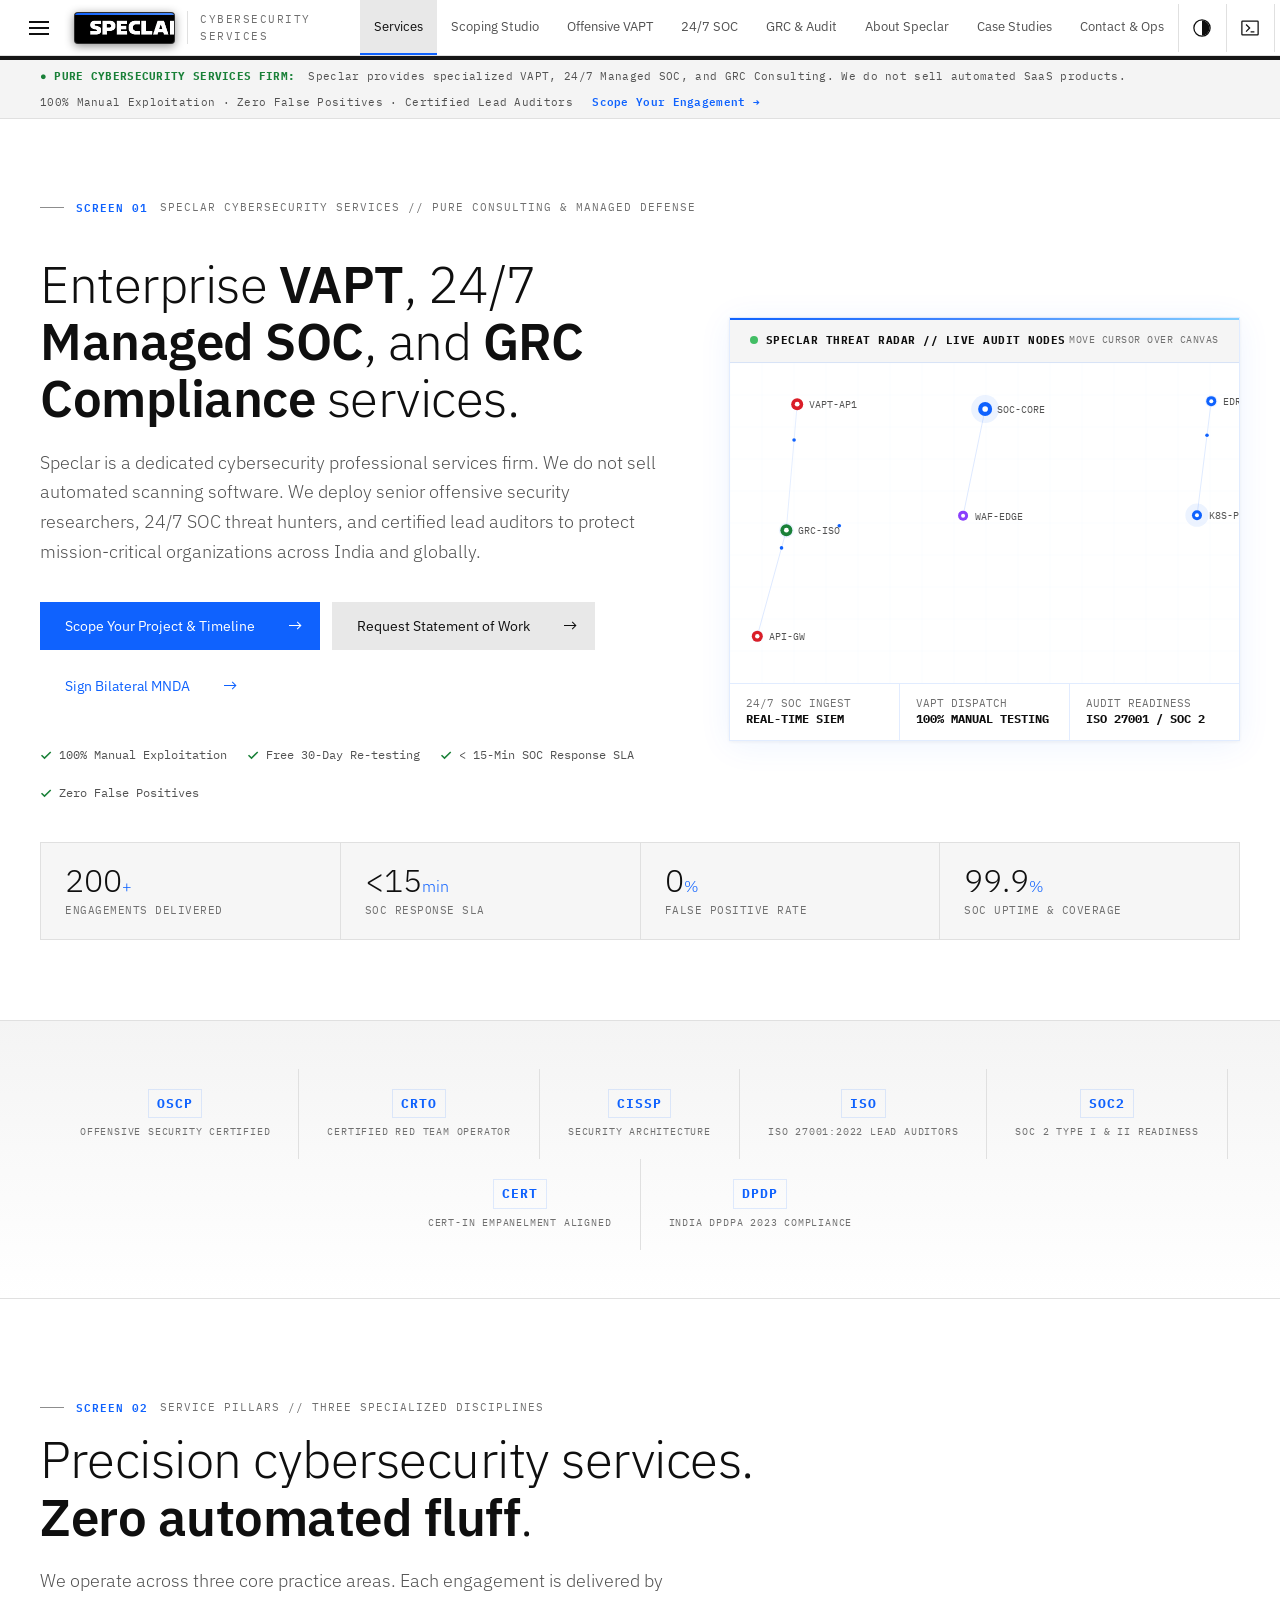
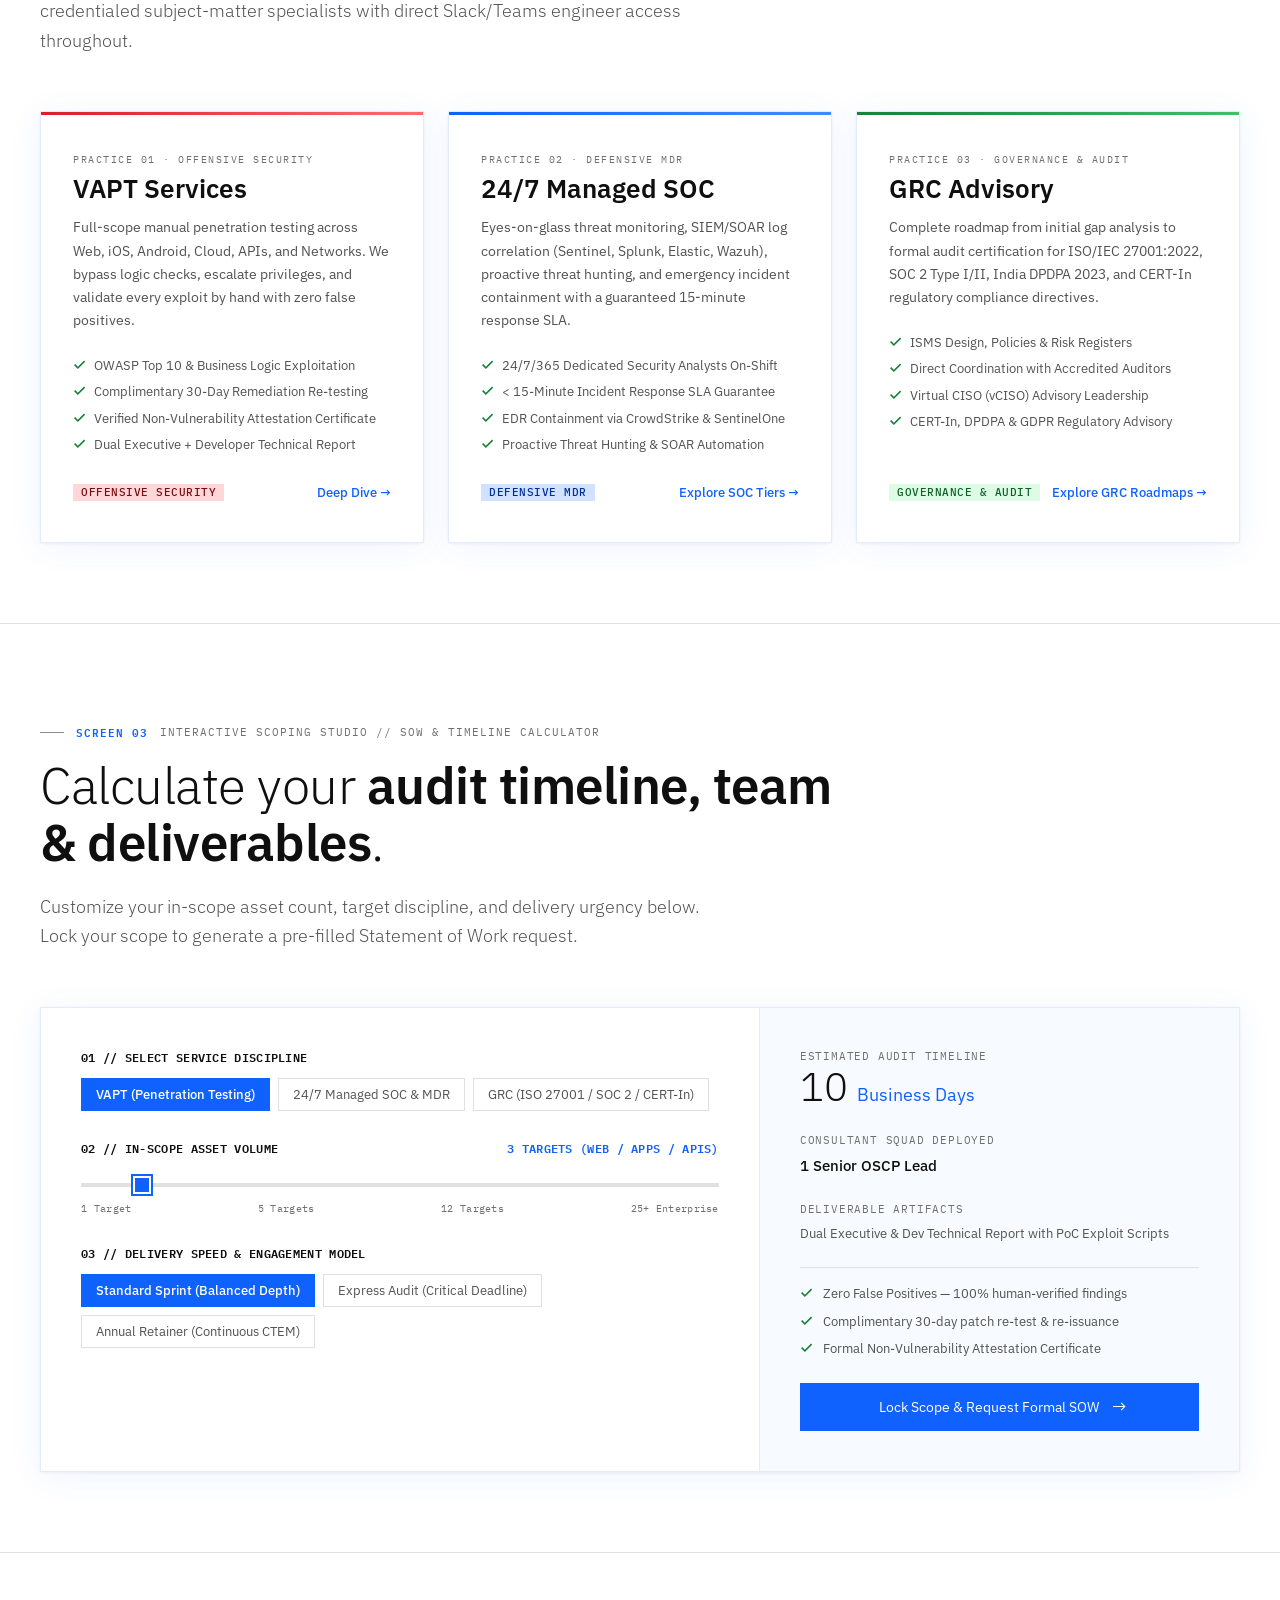
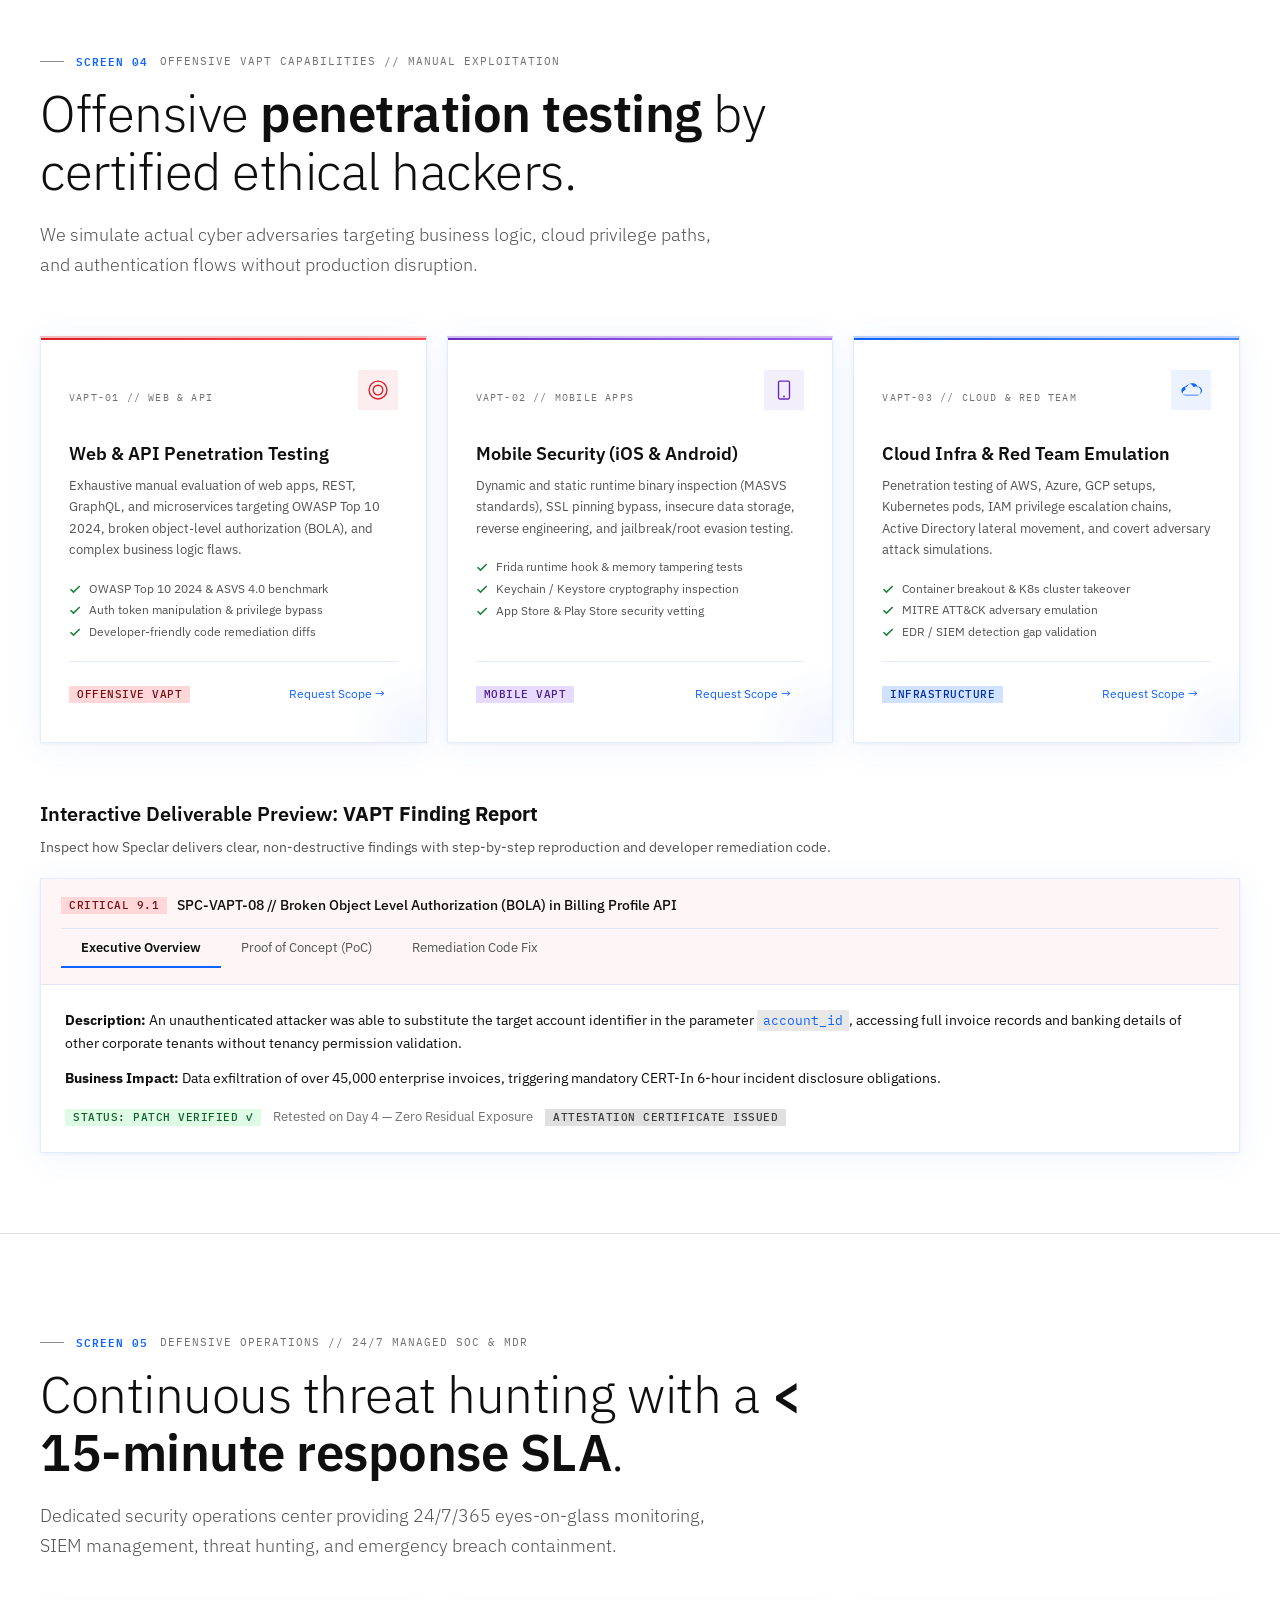
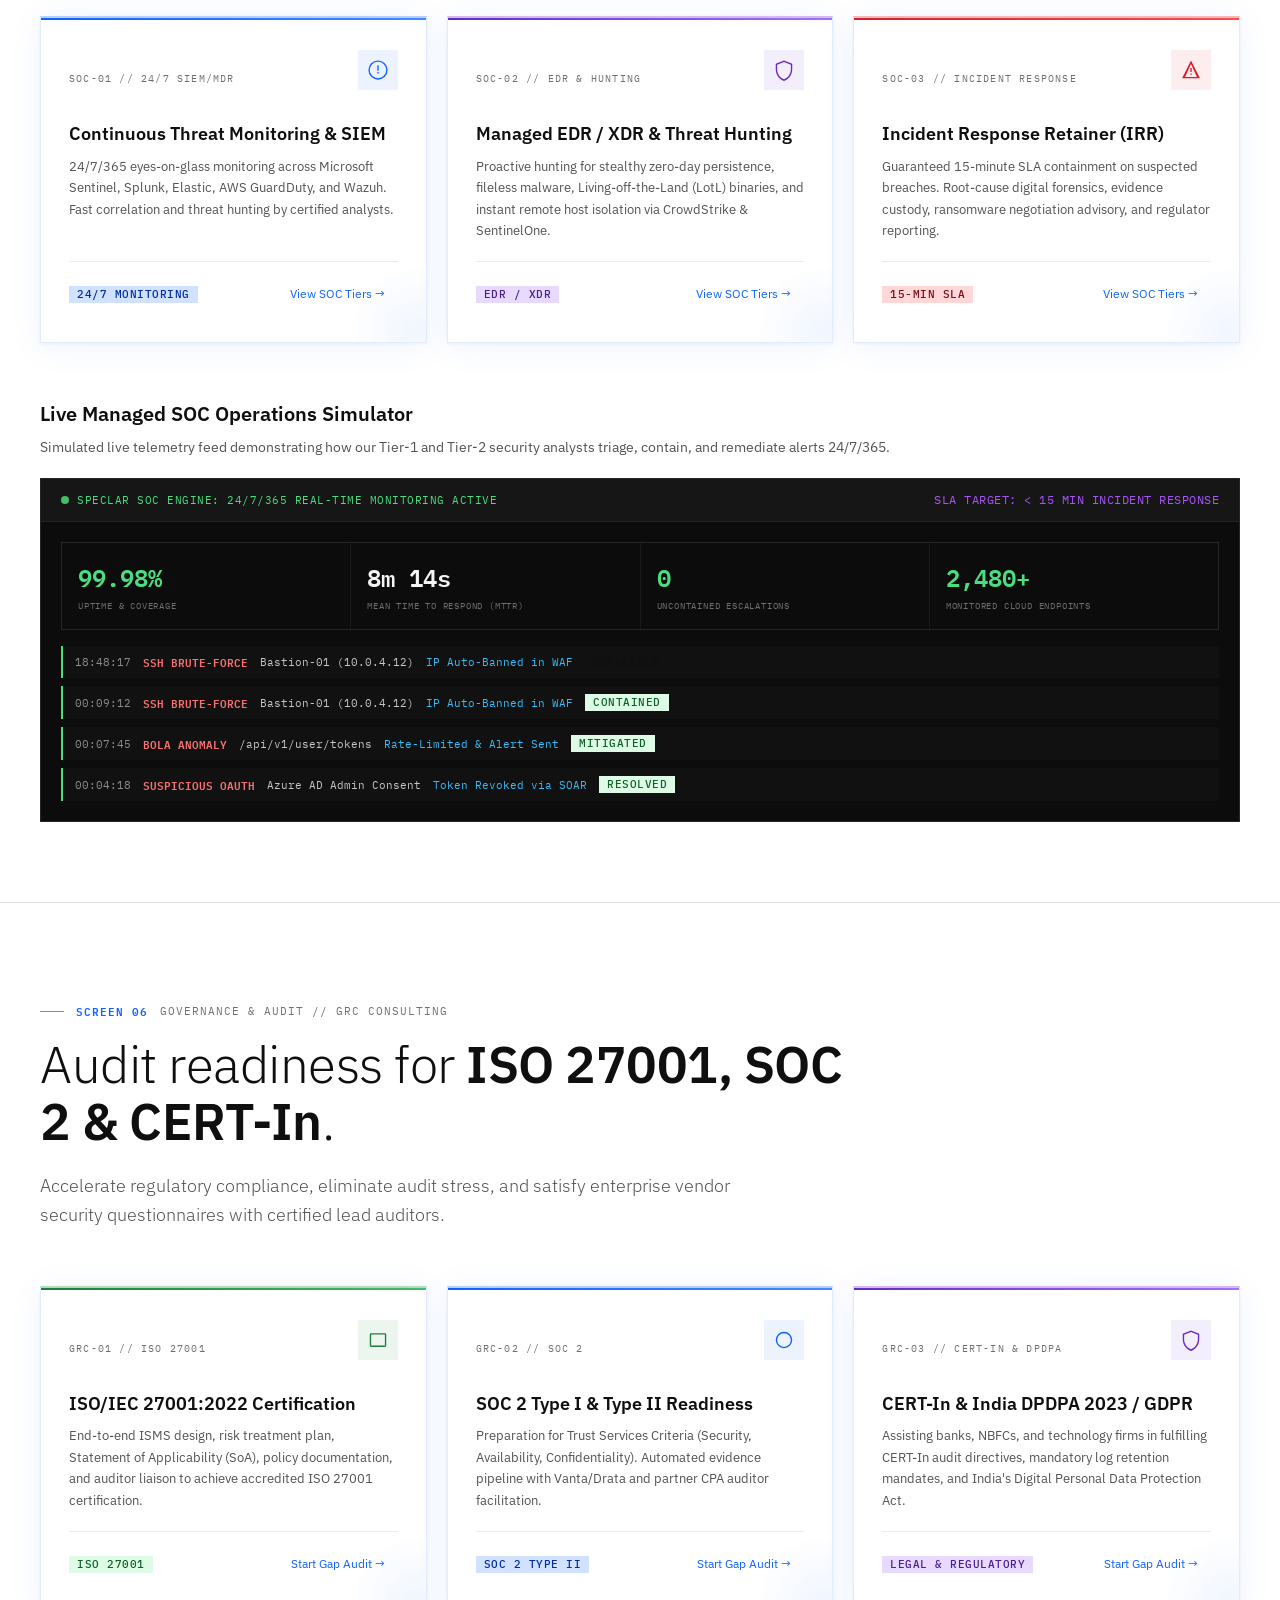
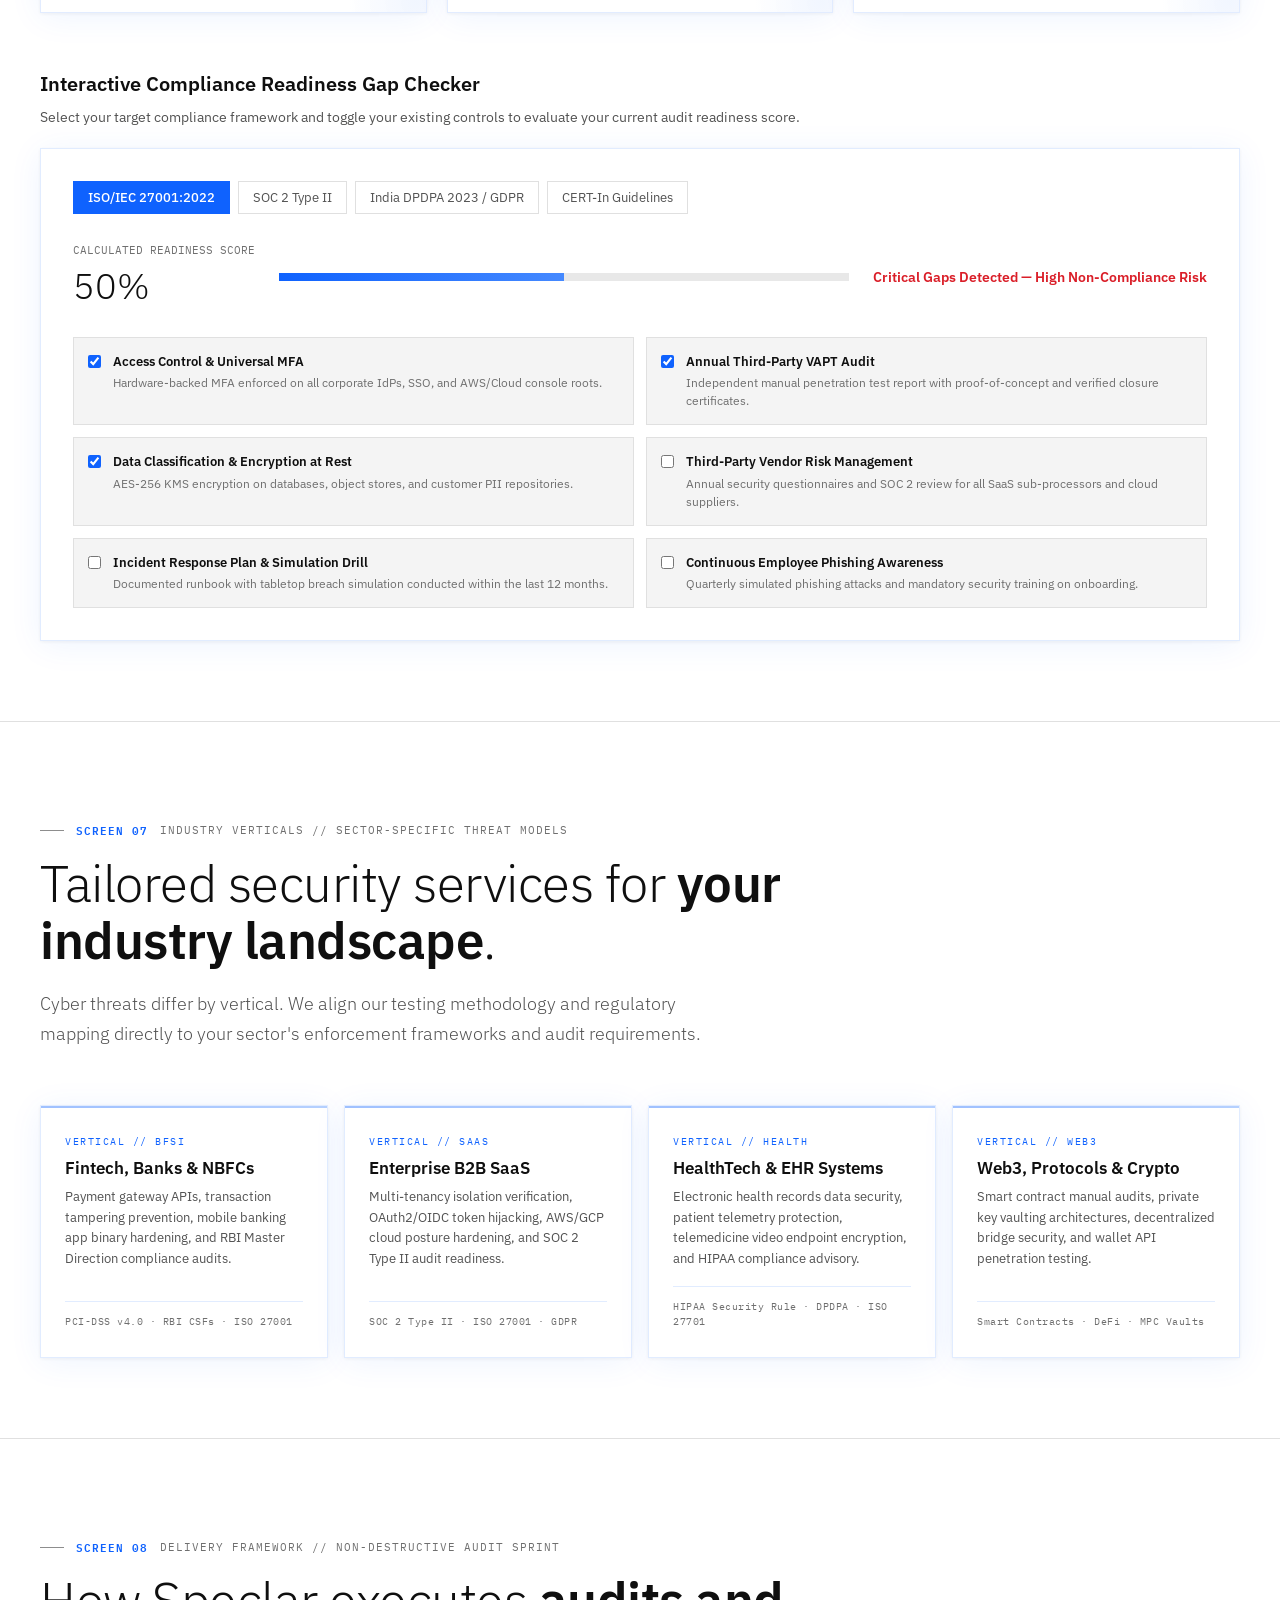
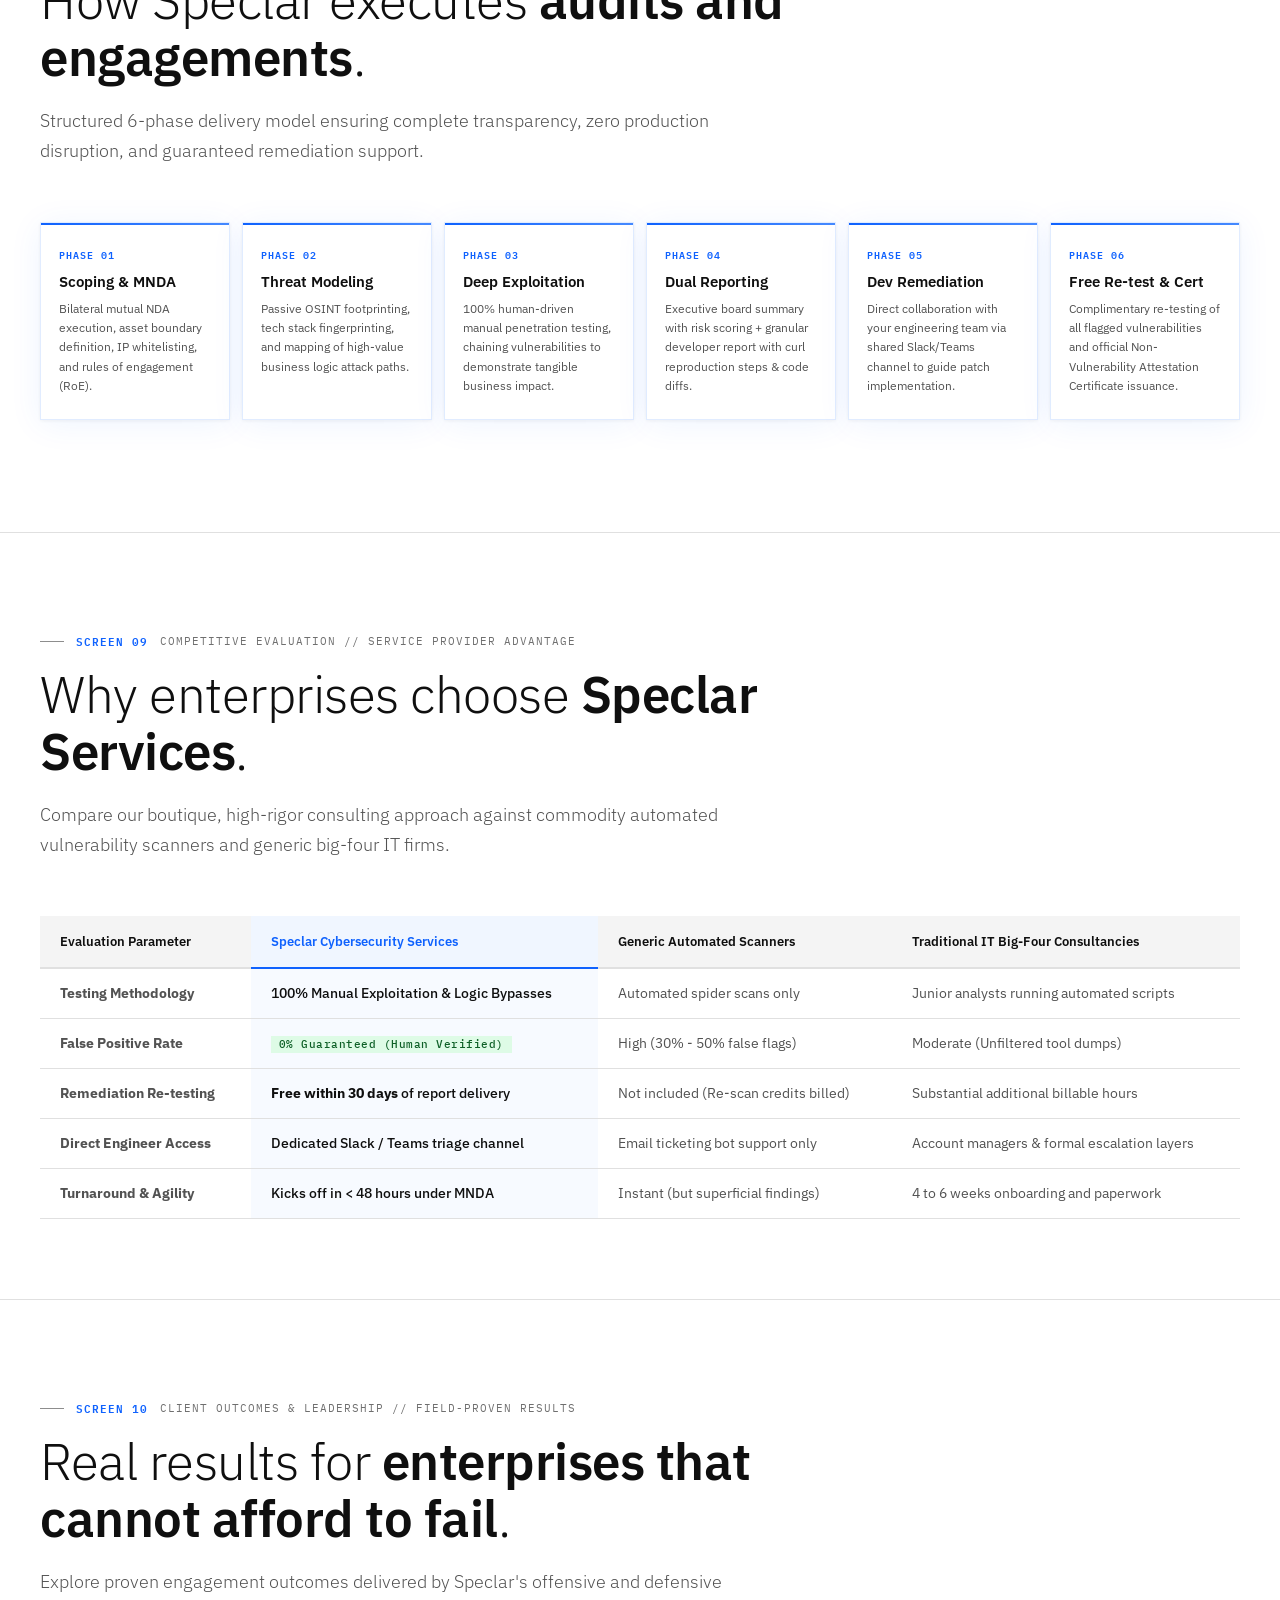
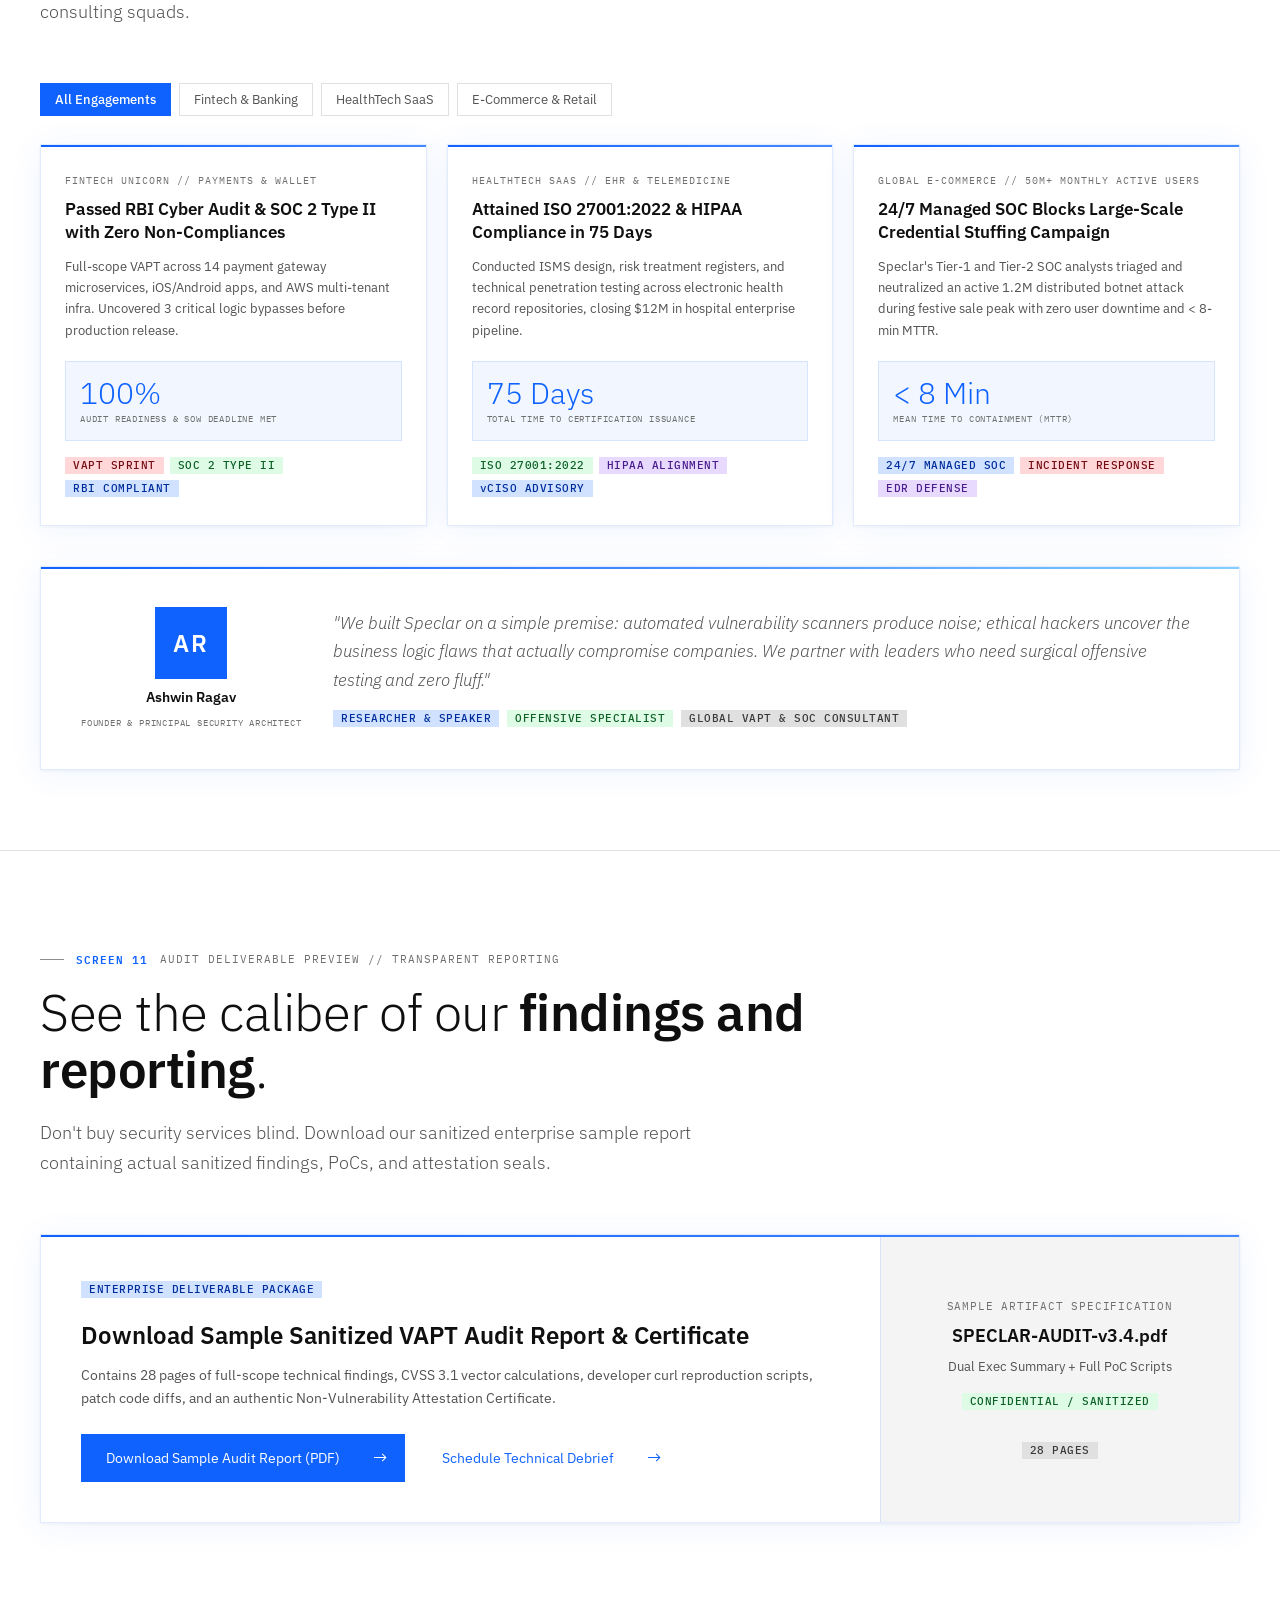
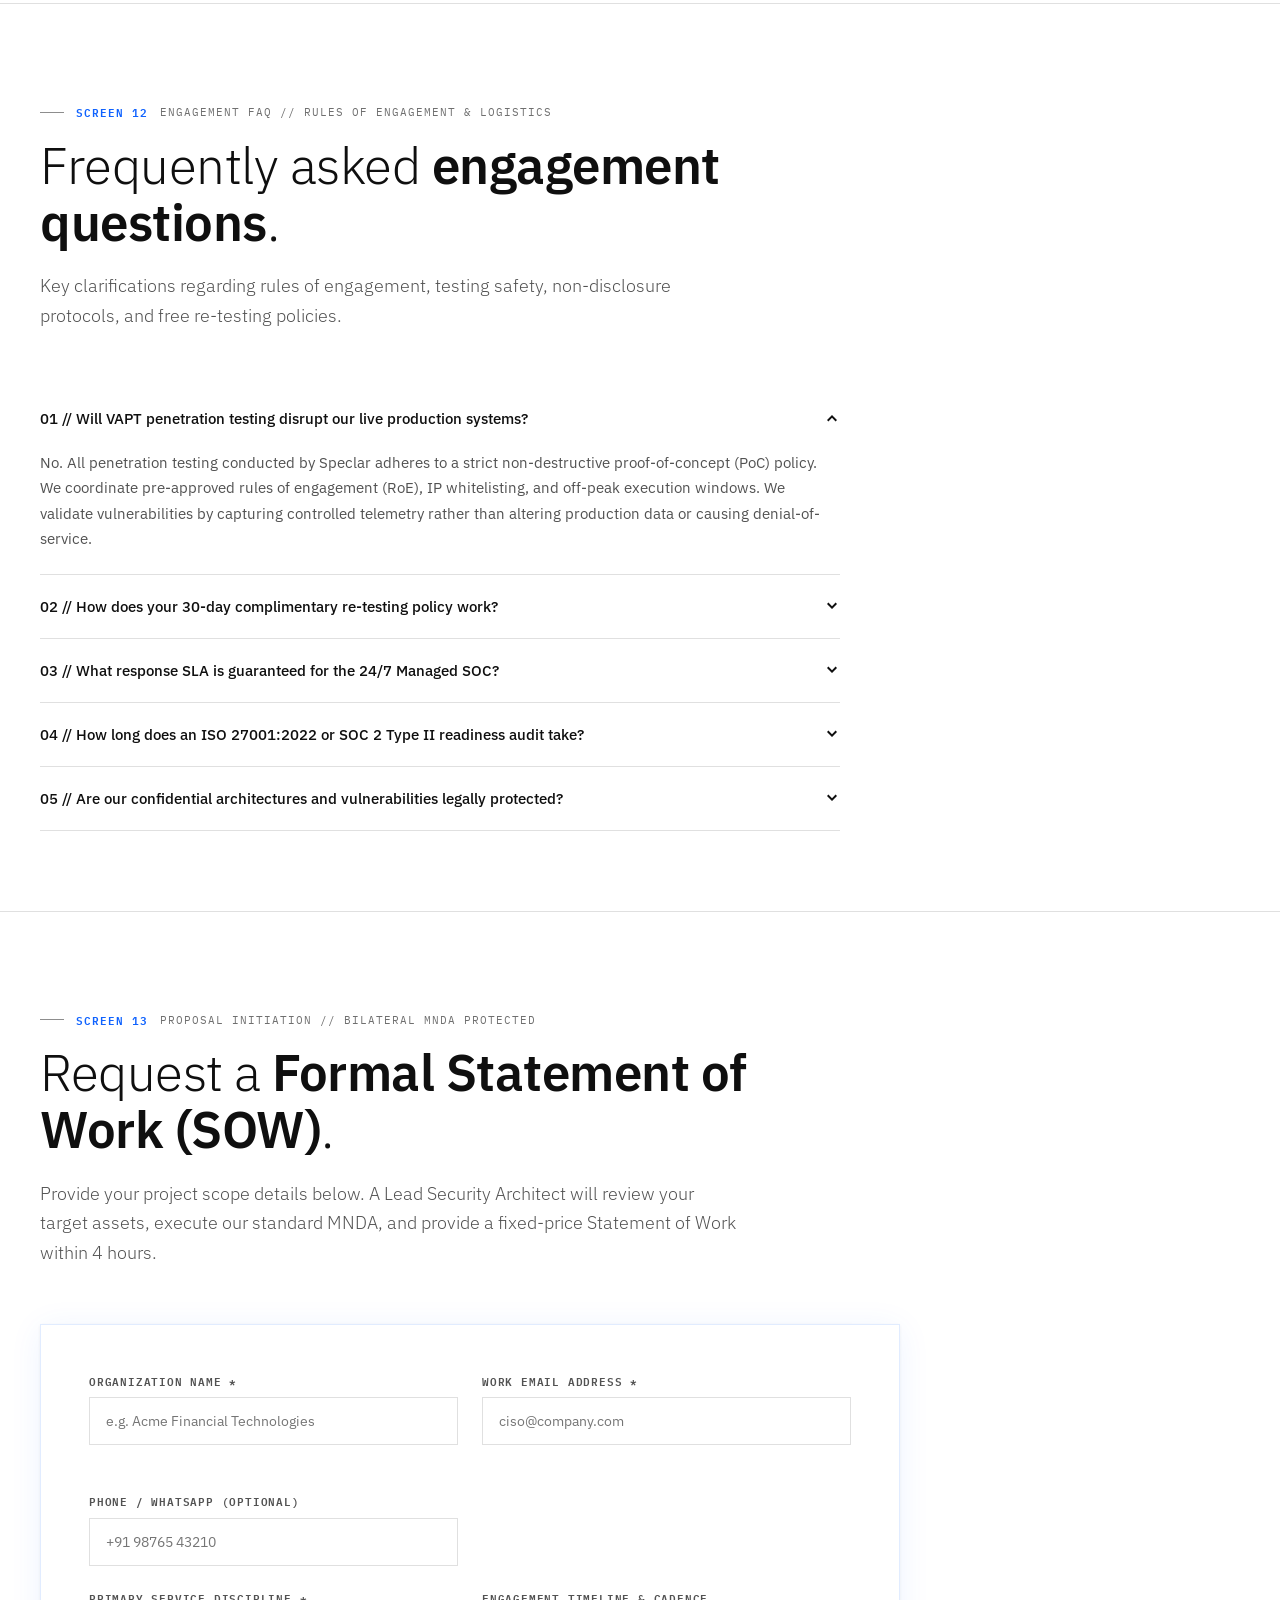
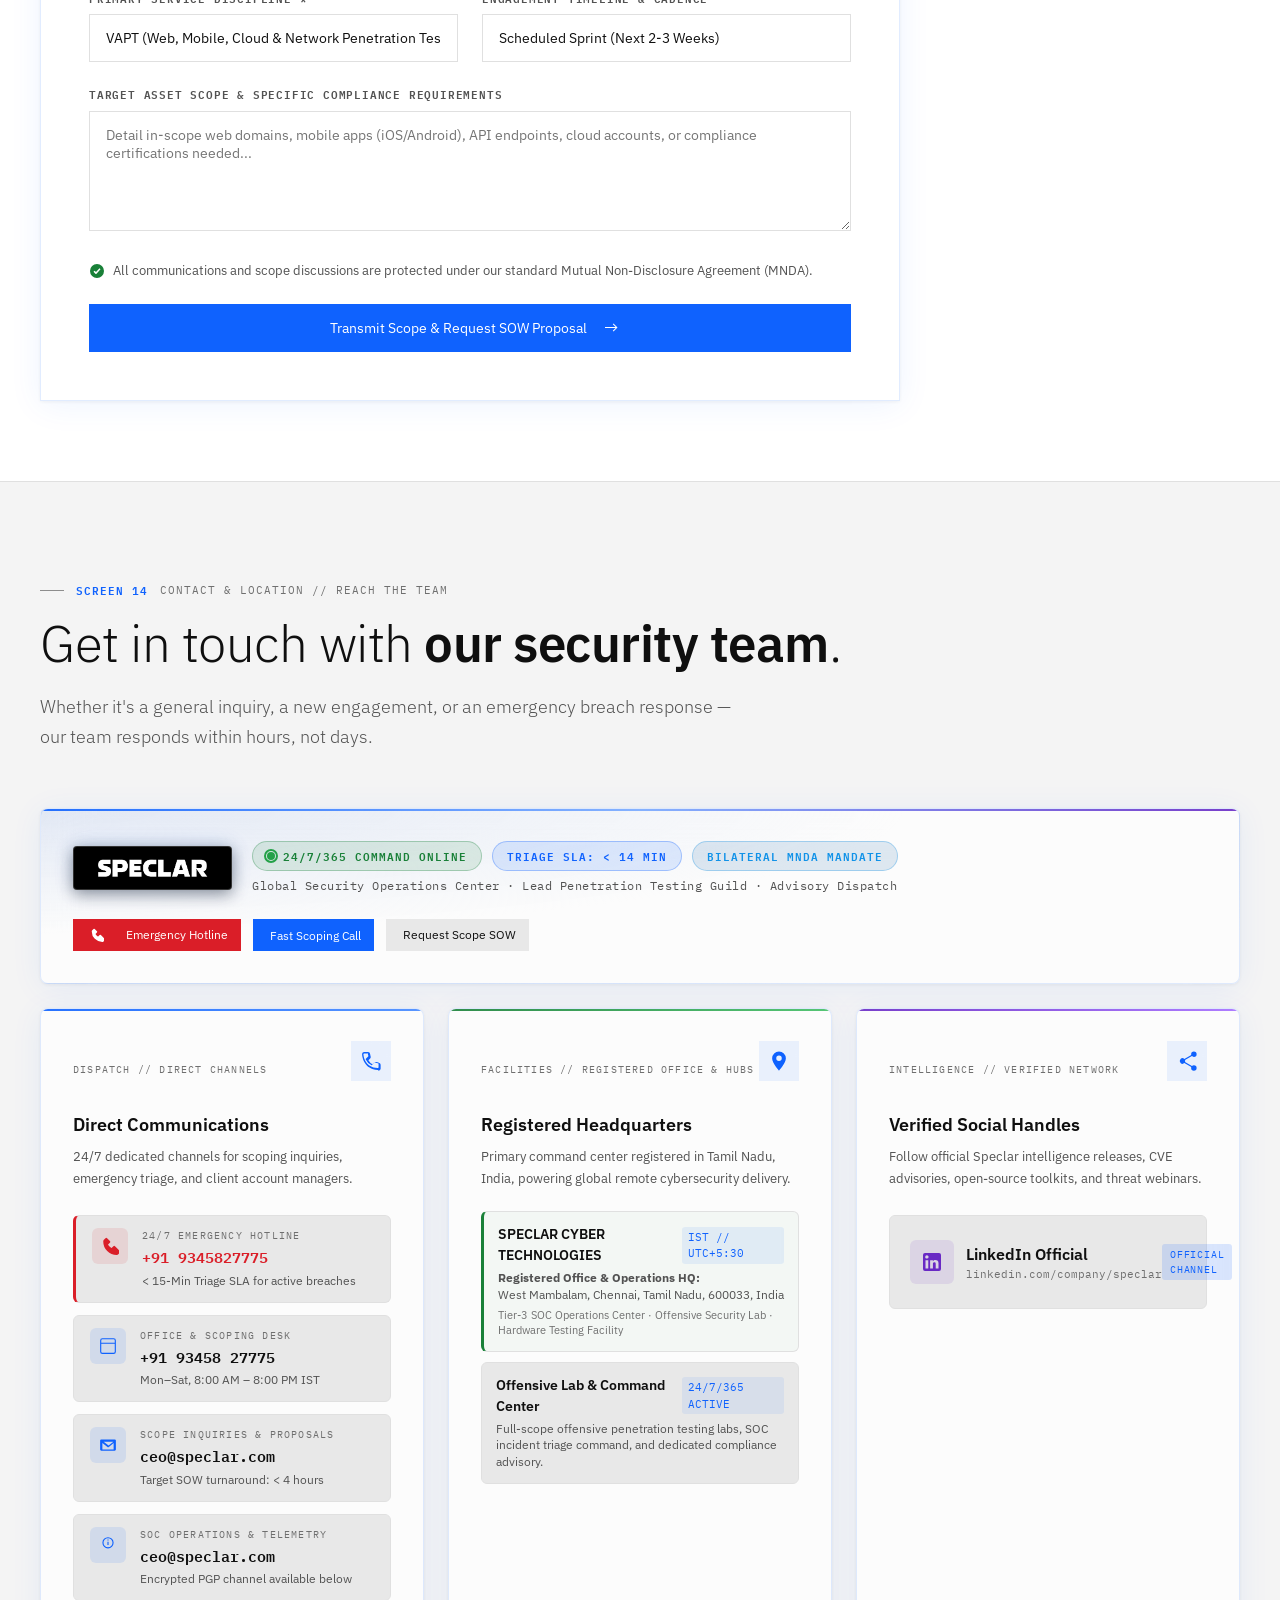
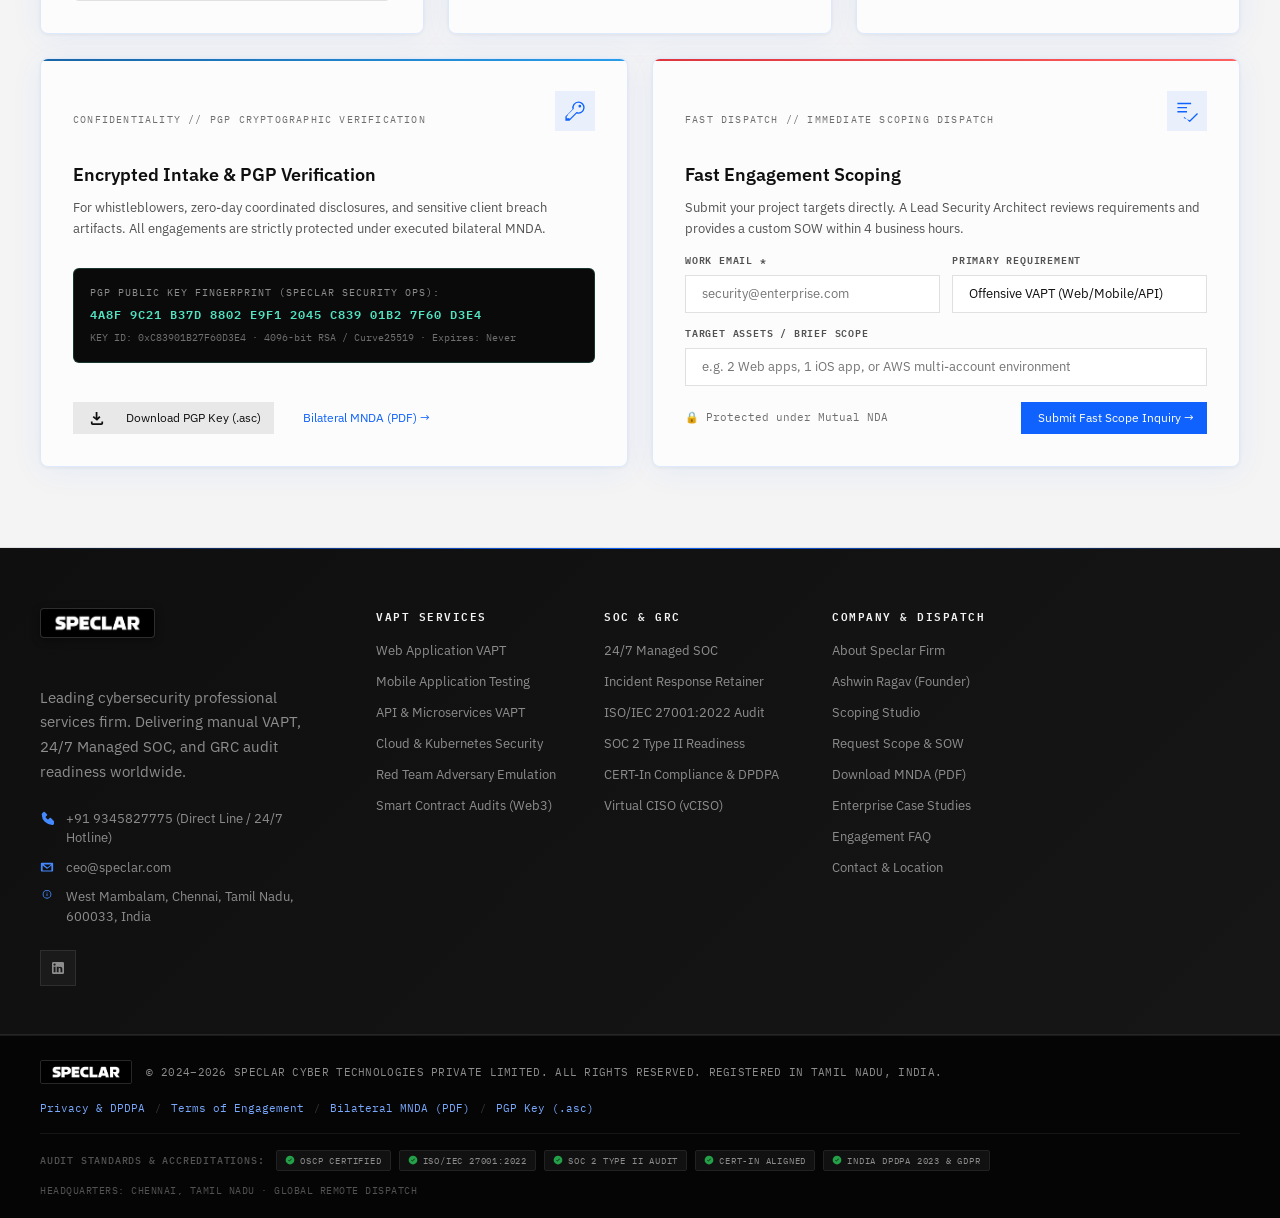
<file: index.html>
<!DOCTYPE html>
<html lang="en" data-theme="white">
<head>
  <meta charset="UTF-8" />
  <meta name="viewport" content="width=device-width, initial-scale=1.0" />
  <meta name="description" content="Speclar — Leading Cybersecurity Professional Services Firm in India. Manual VAPT, 24/7 Managed SOC, and GRC Advisory (ISO 27001, SOC 2, CERT-In, DPDPA). Zero false positives. Guaranteed 15-min SLA." />
  <meta name="keywords" content="Speclar, VAPT, SOC, GRC, Cybersecurity, Penetration Testing, ISO 27001, SOC 2, CERT-In, DPDPA, India, Ashwin Ragav" />
  <meta property="og:title" content="SPECLAR — Cybersecurity Services | VAPT · SOC · GRC" />
  <meta property="og:description" content="Leading cybersecurity professional services firm. Manual VAPT, 24/7 Managed SOC, and GRC Advisory." />
  <title>SPECLAR — Leading Cybersecurity Services Provider | VAPT · SOC · GRC</title>

  <!-- IBM Plex Fonts -->
  <link rel="preconnect" href="https://fonts.googleapis.com" />
  <link rel="preconnect" href="https://fonts.gstatic.com" crossorigin />
  <link href="https://fonts.googleapis.com/css2?family=IBM+Plex+Mono:ital,wght@0,300;0,400;0,500;0,600;1,400&family=IBM+Plex+Sans:ital,wght@0,300;0,400;0,500;0,600;0,700;1,400&family=IBM+Plex+Serif:wght@300;400;600&display=swap" rel="stylesheet" />

  <!-- Stylesheet -->
  <link rel="stylesheet" href="styles.css" />
</head>
<body>

  <!-- Top Scroll Progress Bar -->
  <div id="scroll-progress-bar" class="cds--scroll-progress" aria-hidden="true"></div>

  <!-- ========================================================================
       EMERGENCY RAPID BREACH RESPONSE HOTLINE STRIP
       ======================================================================== -->
  <div class="cds--emergency-hotline-bar">
    <div>
      <span style="background: #da1e28; color: #ffffff; font-weight: 700; padding: 2px 6px; margin-right: 8px; font-size: 0.625rem; letter-spacing: 1px;">24/7 EMERGENCY</span>
      <strong>ACTIVE BREACH OR EXPLOIT OUTBREAK?</strong> Direct Incident Commander Hotline:
      <span style="color: #78a9ff; margin-left: 6px;">+91 9345827775</span>
    </div>
    <div>
      <span style="color: #6f6f6f;">Guaranteed &lt; 15-Minute Triage SLA</span>
      <a href="#screen-intake" style="margin-left: 12px; color: #78a9ff;">Initiate Emergency Breach SOW →</a>
    </div>
  </div>

  <!-- ========================================================================
       TOP NOTICE BAR
       ======================================================================== -->
  <aside class="cds--top-notice-bar" aria-label="Company Identity Notice">
    <div>
      <strong style="color: #198038;">● PURE CYBERSECURITY SERVICES FIRM:</strong>
      <span style="margin-left: 6px;">Speclar provides specialized VAPT, 24/7 Managed SOC, and GRC Consulting. We do not sell automated SaaS products.</span>
    </div>
    <div>
      <span>100% Manual Exploitation · Zero False Positives · Certified Lead Auditors</span>
      <a href="#screen-estimator" style="margin-left: 12px;">Scope Your Engagement →</a>
    </div>
  </aside>

  <!-- ========================================================================
       CARBON UI SHELL (Global Header)
       ======================================================================== -->
  <header class="cds--header" role="banner">
    <div class="cds--header__left">
      <button id="menu-trigger" class="cds--header__menu-trigger" aria-label="Toggle navigation drawer">
        <svg width="20" height="20" viewBox="0 0 20 20" fill="currentColor">
          <rect y="3" width="20" height="2"/>
          <rect y="9" width="20" height="2"/>
          <rect y="15" width="20" height="2"/>
        </svg>
      </button>

      <!-- ── SPECLAR LOGO MARK ── -->
      <a href="#" class="cds--header__brand" aria-label="SPECLAR Homepage">
        <div class="cds--logo-mark">
          <img src="speclar-logo.png" alt="SPECLAR" class="speclar-brand-logo-img" />
        </div>
        <span class="cds--header__brand-product">Cybersecurity Services</span>
      </a>

      <!-- Global Navigation -->
      <nav class="cds--header__nav" aria-label="Main Navigation">
        <ul class="cds--header__nav-list">
          <li class="cds--header__nav-item"><a href="#screen-pillars" class="cds--header__nav-link active">Services</a></li>
          <li class="cds--header__nav-item"><a href="#screen-estimator" class="cds--header__nav-link">Scoping Studio</a></li>
          <li class="cds--header__nav-item"><a href="vapt.html" class="cds--header__nav-link">Offensive VAPT</a></li>
          <li class="cds--header__nav-item"><a href="soc.html" class="cds--header__nav-link">24/7 SOC</a></li>
          <li class="cds--header__nav-item"><a href="grc.html" class="cds--header__nav-link">GRC & Audit</a></li>
          <li class="cds--header__nav-item"><a href="about.html" class="cds--header__nav-link">About Speclar</a></li>
          <li class="cds--header__nav-item"><a href="case-studies.html" class="cds--header__nav-link">Case Studies</a></li>
          <li class="cds--header__nav-item"><a href="contact.html" class="cds--header__nav-link">Contact & Ops</a></li>
        </ul>
      </nav>
    </div>

    <!-- Header Actions -->
    <div class="cds--header__actions">
      <button id="btn-theme-toggle" class="cds--header__action-btn" aria-label="Toggle Theme" title="Toggle White/Dark Theme">
        <svg viewBox="0 0 32 32">
          <path d="M16 2a14 14 0 1 0 14 14A14.016 14.016 0 0 0 16 2zm0 26a12 12 0 1 1 12-12 12.013 12.013 0 0 1-12 12z"/>
          <path d="M16 4v24a12 12 0 0 0 0-24z"/>
        </svg>
      </button>
      <button class="cds--header__action-btn" data-modal-target="assessment-modal" aria-label="Fast Scoping Request" title="Fast Scoping Request (Mutual NDA)">
        <svg viewBox="0 0 32 32">
          <path d="M28 4H4a2 2 0 0 0-2 2v20a2 2 0 0 0 2 2h24a2 2 0 0 0 2-2V6a2 2 0 0 0-2-2zm0 22H4V6h24z"/>
          <path d="m9 11 5 5-5 5 1.4 1.4 6.4-6.4-6.4-6.4zm8 10h6v2h-6z"/>
        </svg>
      </button>
      <button class="cds--header__action-btn" aria-label="SOC Status" title="24/7 Managed SOC Online — MTTR < 14 Min">
        <svg viewBox="0 0 32 32">
          <path d="M28.707 19.293L26 16.586V13a10.014 10.014 0 0 0-9-9.949V1h-2v2.051A10.014 10.014 0 0 0 6 13v3.586l-2.707 2.707A1 1 0 0 0 3 20v3a1 1 0 0 0 1 1h7.051a5.006 5.006 0 0 0 9.898 0H28a1 1 0 0 0 1-1v-3a1 1 0 0 0-.293-.707zM16 28a3 3 0 0 1-2.816-2h5.632A3 3 0 0 1 16 28zm11-6H5v-1.586l2.707-2.707A1 1 0 0 0 8 17v-4a8 8 0 0 1 16 0v4a1 1 0 0 0 .293.707L27 20.414z"/>
        </svg>
        <span class="cds--status-indicator" title="24/7 SOC Online"></span>
      </button>
    </div>
  </header>

  <!-- Side Nav Drawer -->
  <aside id="side-nav" class="cds--side-nav" aria-label="Side Navigation Drawer">
    <ul class="cds--side-nav__items">
      <li><a href="#screen-pillars" class="cds--side-nav__link active">01 // Services Overview</a></li>
      <li><a href="vapt.html" class="cds--side-nav__link">02 // Offensive VAPT Page ↗</a></li>
      <li><a href="soc.html" class="cds--side-nav__link">03 // 24/7 Managed SOC Page ↗</a></li>
      <li><a href="grc.html" class="cds--side-nav__link">04 // GRC & Compliance Page ↗</a></li>
      <li><a href="#screen-estimator" class="cds--side-nav__link">05 // Scoping Studio & Timeline</a></li>
      <li><a href="about.html" class="cds--side-nav__link">06 // About Speclar & Founder ↗</a></li>
      <li><a href="case-studies.html" class="cds--side-nav__link">07 // Enterprise Case Studies ↗</a></li>
      <li><a href="#screen-methodology" class="cds--side-nav__link">08 // 6-Phase Audit Protocol</a></li>
      <li><a href="#screen-faq" class="cds--side-nav__link">09 // Engagement FAQ</a></li>
      <li><a href="#screen-intake" class="cds--side-nav__link">10 // Request Statement of Work</a></li>
      <li><a href="contact.html" class="cds--side-nav__link">11 // Contact & Operations Hub ↗</a></li>
    </ul>
    <div class="cds--side-nav__footer">
      <div>SPECLAR PROFESSIONAL SERVICES</div>
      <div style="margin-top: 4px; color: #4589ff;">Founder: Ashwin Ragav</div>
    </div>
  </aside>
  <div id="overlay" class="cds--overlay" aria-hidden="true"></div>

  <!-- ========================================================================
       SCREEN 01: HERO LEADSPACE
       ======================================================================== -->
  <section class="cds--screen" id="overview" style="padding-top: 80px;">
    <div class="cds--grid">

      <!-- Screen Meta -->
      <div class="cds--screen-meta framer-reveal">
        <span class="cds--screen-number">SCREEN 01</span>
        <span>SPECLAR CYBERSECURITY SERVICES // PURE CONSULTING & MANAGED DEFENSE</span>
      </div>

      <!-- Two Column Hero Layout -->
      <div class="cds--hero-two-col">
        <!-- Left: Copy & Actions -->
        <div>
          <h1 class="cds--display-heading framer-reveal delay-1">
            Enterprise <strong>VAPT</strong>, 24/7 <strong>Managed SOC</strong>, and <strong>GRC Compliance</strong> services.
          </h1>

          <p class="cds--display-subtitle framer-reveal delay-2">
            Speclar is a dedicated cybersecurity professional services firm. We do not sell automated scanning software. We deploy senior offensive security researchers, 24/7 SOC threat hunters, and certified lead auditors to protect mission-critical organizations across India and globally.
          </p>

          <!-- Action Buttons -->
          <div class="cds--leadspace__actions framer-reveal delay-3" style="margin-top: 36px; margin-bottom: 36px;">
            <a href="#screen-estimator" class="cds--btn cds--btn--primary">
              <span>Scope Your Project & Timeline</span>
              <svg viewBox="0 0 16 16"><path d="M10.5 3.5 9.8 4.2 12.6 7H2v1h10.6L9.8 10.8l.7.7 4-4z"/></svg>
            </a>
            <a href="#screen-intake" class="cds--btn cds--btn--secondary">
              <span>Request Statement of Work</span>
              <svg viewBox="0 0 16 16"><path d="M10.5 3.5 9.8 4.2 12.6 7H2v1h10.6L9.8 10.8l.7.7 4-4z"/></svg>
            </a>
            <button class="cds--btn cds--btn--ghost" data-modal-target="assessment-modal">
              <span>Sign Bilateral MNDA</span>
              <svg viewBox="0 0 16 16"><path d="M10.5 3.5 9.8 4.2 12.6 7H2v1h10.6L9.8 10.8l.7.7 4-4z"/></svg>
            </button>
          </div>

          <!-- Hero Highlights -->
          <div style="display: flex; gap: 20px; flex-wrap: wrap;" class="framer-reveal delay-4">
            <span style="font-family: var(--cds-font-mono); font-size: 0.75rem; color: var(--cds-text-secondary); display: flex; align-items: center; gap: 7px;">
              <svg width="12" height="12" viewBox="0 0 16 16" fill="#198038"><path d="M6 10.8 2.7 7.5 1.3 8.9 6 13.6 15 4.6 13.6 3.2z"/></svg>
              100% Manual Exploitation
            </span>
            <span style="font-family: var(--cds-font-mono); font-size: 0.75rem; color: var(--cds-text-secondary); display: flex; align-items: center; gap: 7px;">
              <svg width="12" height="12" viewBox="0 0 16 16" fill="#198038"><path d="M6 10.8 2.7 7.5 1.3 8.9 6 13.6 15 4.6 13.6 3.2z"/></svg>
              Free 30-Day Re-testing
            </span>
            <span style="font-family: var(--cds-font-mono); font-size: 0.75rem; color: var(--cds-text-secondary); display: flex; align-items: center; gap: 7px;">
              <svg width="12" height="12" viewBox="0 0 16 16" fill="#198038"><path d="M6 10.8 2.7 7.5 1.3 8.9 6 13.6 15 4.6 13.6 3.2z"/></svg>
              &lt; 15-Min SOC Response SLA
            </span>
            <span style="font-family: var(--cds-font-mono); font-size: 0.75rem; color: var(--cds-text-secondary); display: flex; align-items: center; gap: 7px;">
              <svg width="12" height="12" viewBox="0 0 16 16" fill="#198038"><path d="M6 10.8 2.7 7.5 1.3 8.9 6 13.6 15 4.6 13.6 3.2z"/></svg>
              Zero False Positives
            </span>
          </div>
        </div>

        <!-- Right: Interactive Threat Mesh HUD Canvas -->
        <div class="cds--hero-canvas-card framer-scale delay-2">
          <div class="cds--hero-canvas-header">
            <div style="display: flex; align-items: center; gap: 8px;">
              <span class="pulse-dot"></span>
              <strong style="font-size: 0.6875rem; letter-spacing: 0.5px;">SPECLAR THREAT RADAR // LIVE AUDIT NODES</strong>
            </div>
            <div style="color: var(--cds-text-helper); font-size: 0.625rem;">MOVE CURSOR OVER CANVAS</div>
          </div>

          <div class="cds--hero-canvas-container">
            <canvas id="hero-threat-mesh"></canvas>
          </div>

          <div class="cds--hero-canvas-footer">
            <div>
              <span>24/7 SOC INGEST</span>
              <strong>REAL-TIME SIEM</strong>
            </div>
            <div>
              <span>VAPT DISPATCH</span>
              <strong>100% MANUAL TESTING</strong>
            </div>
            <div>
              <span>AUDIT READINESS</span>
              <strong>ISO 27001 / SOC 2</strong>
            </div>
          </div>
        </div>
      </div>

      <!-- KPI Stats Row -->
      <div class="cds--hero-kpis framer-fade delay-5">
        <div class="cds--kpi-tile">
          <div class="cds--kpi-value">200<span class="unit">+</span></div>
          <div class="cds--kpi-label">Engagements Delivered</div>
        </div>
        <div class="cds--kpi-tile" style="border-left: 1px solid var(--cds-border-subtle);">
          <div class="cds--kpi-value">&lt;15<span class="unit">min</span></div>
          <div class="cds--kpi-label">SOC Response SLA</div>
        </div>
        <div class="cds--kpi-tile" style="border-left: 1px solid var(--cds-border-subtle);">
          <div class="cds--kpi-value">0<span class="unit">%</span></div>
          <div class="cds--kpi-label">False Positive Rate</div>
        </div>
        <div class="cds--kpi-tile" style="border-left: 1px solid var(--cds-border-subtle);">
          <div class="cds--kpi-value">99.9<span class="unit">%</span></div>
          <div class="cds--kpi-label">SOC Uptime & Coverage</div>
        </div>
      </div>
    </div>
  </section>

  <!-- ========================================================================
       TRUST & CERTIFICATIONS WALL
       ======================================================================== -->
  <section class="cds--trust-strip">
    <div class="cds--grid">
      <div class="cds--trust-grid framer-fade">
        <div class="cds--trust-item"><div class="cds--trust-icon">OSCP</div><span>OFFENSIVE SECURITY CERTIFIED</span></div>
        <div class="cds--trust-item"><div class="cds--trust-icon">CRTO</div><span>CERTIFIED RED TEAM OPERATOR</span></div>
        <div class="cds--trust-item"><div class="cds--trust-icon">CISSP</div><span>SECURITY ARCHITECTURE</span></div>
        <div class="cds--trust-item"><div class="cds--trust-icon">ISO</div><span>ISO 27001:2022 LEAD AUDITORS</span></div>
        <div class="cds--trust-item"><div class="cds--trust-icon">SOC2</div><span>SOC 2 TYPE I & II READINESS</span></div>
        <div class="cds--trust-item"><div class="cds--trust-icon">CERT</div><span>CERT-IN EMPANELMENT ALIGNED</span></div>
        <div class="cds--trust-item"><div class="cds--trust-icon">DPDP</div><span>INDIA DPDPA 2023 COMPLIANCE</span></div>
      </div>
    </div>
  </section>

  <!-- ========================================================================
       SCREEN 02: THREE SERVICE PILLARS
       ======================================================================== -->
  <section class="cds--screen" id="screen-pillars">
    <div class="cds--grid">
      <div class="cds--screen-header framer-reveal">
        <div class="cds--screen-meta">
          <span class="cds--screen-number">SCREEN 02</span>
          <span>SERVICE PILLARS // THREE SPECIALIZED DISCIPLINES</span>
        </div>
        <h2 class="cds--display-heading">
          Precision cybersecurity services. <strong>Zero automated fluff</strong>.
        </h2>
        <p class="cds--display-subtitle">
          We operate across three core practice areas. Each engagement is delivered by credentialed subject-matter specialists with direct Slack/Teams engineer access throughout.
        </p>
      </div>

      <!-- Liquid Pillar Cards -->
      <div class="liquid-pillars-grid">
        <!-- Pillar 1: VAPT -->
        <div class="liquid-pillar-card pillar-vapt framer-scale delay-1">
          <div>
            <div class="pillar-num">PRACTICE 01 · OFFENSIVE SECURITY</div>
            <h3 class="pillar-title">VAPT Services</h3>
            <p class="pillar-desc">
              Full-scope manual penetration testing across Web, iOS, Android, Cloud, APIs, and Networks. We bypass logic checks, escalate privileges, and validate every exploit by hand with zero false positives.
            </p>
            <ul class="pillar-list">
              <li>
                <svg viewBox="0 0 16 16"><path d="M6 10.8 2.7 7.5 1.3 8.9 6 13.6 15 4.6 13.6 3.2z"/></svg>
                OWASP Top 10 & Business Logic Exploitation
              </li>
              <li>
                <svg viewBox="0 0 16 16"><path d="M6 10.8 2.7 7.5 1.3 8.9 6 13.6 15 4.6 13.6 3.2z"/></svg>
                Complimentary 30-Day Remediation Re-testing
              </li>
              <li>
                <svg viewBox="0 0 16 16"><path d="M6 10.8 2.7 7.5 1.3 8.9 6 13.6 15 4.6 13.6 3.2z"/></svg>
                Verified Non-Vulnerability Attestation Certificate
              </li>
              <li>
                <svg viewBox="0 0 16 16"><path d="M6 10.8 2.7 7.5 1.3 8.9 6 13.6 15 4.6 13.6 3.2z"/></svg>
                Dual Executive + Developer Technical Report
              </li>
            </ul>
          </div>
          <span class="pillar-cta">
            <span class="cds--tag cds--tag--red">OFFENSIVE SECURITY</span>
            <span style="margin-left: auto;">Deep Dive →</span>
          </span>
        </div>

        <!-- Pillar 2: SOC -->
        <div class="liquid-pillar-card pillar-soc framer-scale delay-2">
          <div>
            <div class="pillar-num">PRACTICE 02 · DEFENSIVE MDR</div>
            <h3 class="pillar-title">24/7 Managed SOC</h3>
            <p class="pillar-desc">
              Eyes-on-glass threat monitoring, SIEM/SOAR log correlation (Sentinel, Splunk, Elastic, Wazuh), proactive threat hunting, and emergency incident containment with a guaranteed 15-minute response SLA.
            </p>
            <ul class="pillar-list">
              <li>
                <svg viewBox="0 0 16 16"><path d="M6 10.8 2.7 7.5 1.3 8.9 6 13.6 15 4.6 13.6 3.2z"/></svg>
                24/7/365 Dedicated Security Analysts On-Shift
              </li>
              <li>
                <svg viewBox="0 0 16 16"><path d="M6 10.8 2.7 7.5 1.3 8.9 6 13.6 15 4.6 13.6 3.2z"/></svg>
                &lt; 15-Minute Incident Response SLA Guarantee
              </li>
              <li>
                <svg viewBox="0 0 16 16"><path d="M6 10.8 2.7 7.5 1.3 8.9 6 13.6 15 4.6 13.6 3.2z"/></svg>
                EDR Containment via CrowdStrike & SentinelOne
              </li>
              <li>
                <svg viewBox="0 0 16 16"><path d="M6 10.8 2.7 7.5 1.3 8.9 6 13.6 15 4.6 13.6 3.2z"/></svg>
                Proactive Threat Hunting & SOAR Automation
              </li>
            </ul>
          </div>
          <span class="pillar-cta">
            <span class="cds--tag cds--tag--blue">DEFENSIVE MDR</span>
            <span style="margin-left: auto;">Explore SOC Tiers →</span>
          </span>
        </div>

        <!-- Pillar 3: GRC -->
        <div class="liquid-pillar-card pillar-grc framer-scale delay-3">
          <div>
            <div class="pillar-num">PRACTICE 03 · GOVERNANCE & AUDIT</div>
            <h3 class="pillar-title">GRC Advisory</h3>
            <p class="pillar-desc">
              Complete roadmap from initial gap analysis to formal audit certification for ISO/IEC 27001:2022, SOC 2 Type I/II, India DPDPA 2023, and CERT-In regulatory compliance directives.
            </p>
            <ul class="pillar-list">
              <li>
                <svg viewBox="0 0 16 16"><path d="M6 10.8 2.7 7.5 1.3 8.9 6 13.6 15 4.6 13.6 3.2z"/></svg>
                ISMS Design, Policies & Risk Registers
              </li>
              <li>
                <svg viewBox="0 0 16 16"><path d="M6 10.8 2.7 7.5 1.3 8.9 6 13.6 15 4.6 13.6 3.2z"/></svg>
                Direct Coordination with Accredited Auditors
              </li>
              <li>
                <svg viewBox="0 0 16 16"><path d="M6 10.8 2.7 7.5 1.3 8.9 6 13.6 15 4.6 13.6 3.2z"/></svg>
                Virtual CISO (vCISO) Advisory Leadership
              </li>
              <li>
                <svg viewBox="0 0 16 16"><path d="M6 10.8 2.7 7.5 1.3 8.9 6 13.6 15 4.6 13.6 3.2z"/></svg>
                CERT-In, DPDPA & GDPR Regulatory Advisory
              </li>
            </ul>
          </div>
          <span class="pillar-cta">
            <span class="cds--tag cds--tag--green">GOVERNANCE & AUDIT</span>
            <span style="margin-left: auto;">Explore GRC Roadmaps →</span>
          </span>
        </div>
      </div>
    </div>
  </section>

  <!-- ========================================================================
       SCREEN 03: INTERACTIVE SCOPING STUDIO
       ======================================================================== -->
  <section class="cds--screen" id="screen-estimator">
    <div class="cds--grid">
      <div class="cds--screen-header framer-reveal">
        <div class="cds--screen-meta">
          <span class="cds--screen-number">SCREEN 03</span>
          <span>INTERACTIVE SCOPING STUDIO // SOW & TIMELINE CALCULATOR</span>
        </div>
        <h2 class="cds--display-heading">
          Calculate your <strong>audit timeline, team & deliverables</strong>.
        </h2>
        <p class="cds--display-subtitle">
          Customize your in-scope asset count, target discipline, and delivery urgency below. Lock your scope to generate a pre-filled Statement of Work request.
        </p>
      </div>

      <div class="cds--estimator framer-scale delay-1">
        <!-- Inputs Column -->
        <div class="cds--estimator__inputs">
          <div class="cds--calc-group">
            <label class="cds--calc-label">01 // SELECT SERVICE DISCIPLINE</label>
            <div class="cds--pill-options">
              <button class="cds--pill-btn is-active" data-calc-service="vapt">VAPT (Penetration Testing)</button>
              <button class="cds--pill-btn" data-calc-service="soc">24/7 Managed SOC & MDR</button>
              <button class="cds--pill-btn" data-calc-service="grc">GRC (ISO 27001 / SOC 2 / CERT-In)</button>
            </div>
          </div>

          <div class="cds--calc-group">
            <label class="cds--calc-label">
              02 // IN-SCOPE ASSET VOLUME
              <span id="calc-scope-val" class="value-badge">3 Targets (Web / Apps / APIs)</span>
            </label>
            <div class="cds--slider-wrap">
              <input type="range" id="calc-scope-slider" class="cds--range-slider" min="1" max="25" value="3" />
              <div class="cds--range-ticks">
                <span>1 Target</span>
                <span>5 Targets</span>
                <span>12 Targets</span>
                <span>25+ Enterprise</span>
              </div>
            </div>
          </div>

          <div class="cds--calc-group">
            <label class="cds--calc-label">03 // DELIVERY SPEED & ENGAGEMENT MODEL</label>
            <div class="cds--pill-options">
              <button class="cds--pill-btn is-active" data-calc-urgency="standard">Standard Sprint (Balanced Depth)</button>
              <button class="cds--pill-btn" data-calc-urgency="express">Express Audit (Critical Deadline)</button>
              <button class="cds--pill-btn" data-calc-urgency="retainer">Annual Retainer (Continuous CTEM)</button>
            </div>
          </div>
        </div>

        <!-- Results Column -->
        <div class="cds--estimator__results">
          <div>
            <div class="cds--output-stat-block">
              <div class="cds--output-label">ESTIMATED AUDIT TIMELINE</div>
              <div class="cds--output-big-val" id="calc-out-timeline">8 <span>Business Days</span></div>
            </div>

            <div class="cds--output-stat-block">
              <div class="cds--output-label">CONSULTANT SQUAD DEPLOYED</div>
              <div style="font-size: 0.9375rem; font-weight: 500; color: var(--cds-text-primary); margin-top: 6px;" id="calc-out-team">
                1 Senior OSCP Lead + 1 Penetration Tester
              </div>
            </div>

            <div class="cds--output-stat-block">
              <div class="cds--output-label">DELIVERABLE ARTIFACTS</div>
              <div style="font-size: 0.8125rem; color: var(--cds-text-secondary); margin-top: 6px;" id="calc-out-report">
                Dual Executive & Dev Technical Report with PoC Exploit Scripts
              </div>
            </div>

            <ul class="cds--scope-includes-list">
              <li>
                <svg viewBox="0 0 16 16"><path d="M6 10.8 2.7 7.5 1.3 8.9 6 13.6 15 4.6 13.6 3.2z"/></svg>
                Zero False Positives — 100% human-verified findings
              </li>
              <li>
                <svg viewBox="0 0 16 16"><path d="M6 10.8 2.7 7.5 1.3 8.9 6 13.6 15 4.6 13.6 3.2z"/></svg>
                Complimentary 30-day patch re-test & re-issuance
              </li>
              <li>
                <svg viewBox="0 0 16 16"><path d="M6 10.8 2.7 7.5 1.3 8.9 6 13.6 15 4.6 13.6 3.2z"/></svg>
                Formal Non-Vulnerability Attestation Certificate
              </li>
            </ul>
          </div>

          <button id="btn-apply-scope" class="cds--btn cds--btn--primary" style="width: 100%; justify-content: center; gap: 12px;">
            <span>Lock Scope & Request Formal SOW</span>
            <svg viewBox="0 0 16 16"><path d="M10.5 3.5 9.8 4.2 12.6 7H2v1h10.6L9.8 10.8l.7.7 4-4z"/></svg>
          </button>
        </div>
      </div>
    </div>
  </section>

  <!-- ========================================================================
       SCREEN 04: OFFENSIVE VAPT CAPABILITIES
       ======================================================================== -->
  <section class="cds--screen" id="screen-vapt">
    <div class="cds--grid">
      <div class="cds--screen-header framer-reveal">
        <div class="cds--screen-meta">
          <span class="cds--screen-number">SCREEN 04</span>
          <span>OFFENSIVE VAPT CAPABILITIES // MANUAL EXPLOITATION</span>
        </div>
        <h2 class="cds--display-heading">
          Offensive <strong>penetration testing</strong> by certified ethical hackers.
        </h2>
        <p class="cds--display-subtitle">
          We simulate actual cyber adversaries targeting business logic, cloud privilege paths, and authentication flows without production disruption.
        </p>
      </div>

      <!-- Liquid Tile Grid: VAPT Services -->
      <div class="liquid-tile-grid framer-scale delay-1">
        <!-- VAPT Tile 1 -->
        <div class="liquid-tile liquid-tile--vapt">
          <div>
            <div class="liquid-tile__code">
              VAPT-01 // WEB & API
              <div class="liquid-tile__icon"><svg viewBox="0 0 32 32"><path d="M16 2a14 14 0 1 0 14 14A14 14 0 0 0 16 2zm0 26a12 12 0 1 1 12-12 12 12 0 0 1-12 12zm0-20a8 8 0 1 0 8 8 8 8 0 0 0-8-8zm0 14a6 6 0 1 1 6-6 6 6 0 0 1-6 6z"/></svg></div>
            </div>
            <h3 class="liquid-tile__heading">Web & API Penetration Testing</h3>
            <p class="liquid-tile__copy">
              Exhaustive manual evaluation of web apps, REST, GraphQL, and microservices targeting OWASP Top 10 2024, broken object-level authorization (BOLA), and complex business logic flaws.
            </p>
            <ul class="liquid-tile__specs">
              <li class="liquid-tile__spec-item"><svg viewBox="0 0 16 16"><path d="M6 10.8 2.7 7.5 1.3 8.9 6 13.6 15 4.6 13.6 3.2z"/></svg>OWASP Top 10 2024 & ASVS 4.0 benchmark</li>
              <li class="liquid-tile__spec-item"><svg viewBox="0 0 16 16"><path d="M6 10.8 2.7 7.5 1.3 8.9 6 13.6 15 4.6 13.6 3.2z"/></svg>Auth token manipulation & privilege bypass</li>
              <li class="liquid-tile__spec-item"><svg viewBox="0 0 16 16"><path d="M6 10.8 2.7 7.5 1.3 8.9 6 13.6 15 4.6 13.6 3.2z"/></svg>Developer-friendly code remediation diffs</li>
            </ul>
          </div>
          <div class="liquid-tile__footer">
            <span class="cds--tag cds--tag--red">OFFENSIVE VAPT</span>
            <a href="#screen-intake" class="cds--btn cds--btn--ghost cds--btn--sm">Request Scope →</a>
          </div>
        </div>

        <!-- VAPT Tile 2 -->
        <div class="liquid-tile liquid-tile--purple">
          <div>
            <div class="liquid-tile__code">
              VAPT-02 // MOBILE APPS
              <div class="liquid-tile__icon"><svg viewBox="0 0 32 32"><path d="M22 2H10a3 3 0 0 0-3 3v22a3 3 0 0 0 3 3h12a3 3 0 0 0 3-3V5a3 3 0 0 0-3-3zm1 25a1 1 0 0 1-1 1H10a1 1 0 0 1-1-1V5a1 1 0 0 1 1-1h12a1 1 0 0 1 1 1zm-7 0a1.5 1.5 0 1 0-1.5-1.5A1.5 1.5 0 0 0 16 27z"/></svg></div>
            </div>
            <h3 class="liquid-tile__heading">Mobile Security (iOS & Android)</h3>
            <p class="liquid-tile__copy">
              Dynamic and static runtime binary inspection (MASVS standards), SSL pinning bypass, insecure data storage, reverse engineering, and jailbreak/root evasion testing.
            </p>
            <ul class="liquid-tile__specs">
              <li class="liquid-tile__spec-item"><svg viewBox="0 0 16 16"><path d="M6 10.8 2.7 7.5 1.3 8.9 6 13.6 15 4.6 13.6 3.2z"/></svg>Frida runtime hook & memory tampering tests</li>
              <li class="liquid-tile__spec-item"><svg viewBox="0 0 16 16"><path d="M6 10.8 2.7 7.5 1.3 8.9 6 13.6 15 4.6 13.6 3.2z"/></svg>Keychain / Keystore cryptography inspection</li>
              <li class="liquid-tile__spec-item"><svg viewBox="0 0 16 16"><path d="M6 10.8 2.7 7.5 1.3 8.9 6 13.6 15 4.6 13.6 3.2z"/></svg>App Store & Play Store security vetting</li>
            </ul>
          </div>
          <div class="liquid-tile__footer">
            <span class="cds--tag cds--tag--purple">MOBILE VAPT</span>
            <a href="#screen-intake" class="cds--btn cds--btn--ghost cds--btn--sm">Request Scope →</a>
          </div>
        </div>

        <!-- VAPT Tile 3 -->
        <div class="liquid-tile liquid-tile--blue">
          <div>
            <div class="liquid-tile__code">
              VAPT-03 // CLOUD & RED TEAM
              <div class="liquid-tile__icon"><svg viewBox="0 0 32 32"><path d="M26 14a8 8 0 0 0-15.5-2.6A6 6 0 0 0 2 17a6 6 0 0 0 6 6h18a6 6 0 0 0 0-12zm0 10H8a4 4 0 0 1-1.3-7.8l1-.3.3-1A6 6 0 0 1 19 10.4l.4 1.1 1.2-.2A6 6 0 0 1 26 24z"/></svg></div>
            </div>
            <h3 class="liquid-tile__heading">Cloud Infra & Red Team Emulation</h3>
            <p class="liquid-tile__copy">
              Penetration testing of AWS, Azure, GCP setups, Kubernetes pods, IAM privilege escalation chains, Active Directory lateral movement, and covert adversary attack simulations.
            </p>
            <ul class="liquid-tile__specs">
              <li class="liquid-tile__spec-item"><svg viewBox="0 0 16 16"><path d="M6 10.8 2.7 7.5 1.3 8.9 6 13.6 15 4.6 13.6 3.2z"/></svg>Container breakout & K8s cluster takeover</li>
              <li class="liquid-tile__spec-item"><svg viewBox="0 0 16 16"><path d="M6 10.8 2.7 7.5 1.3 8.9 6 13.6 15 4.6 13.6 3.2z"/></svg>MITRE ATT&CK adversary emulation</li>
              <li class="liquid-tile__spec-item"><svg viewBox="0 0 16 16"><path d="M6 10.8 2.7 7.5 1.3 8.9 6 13.6 15 4.6 13.6 3.2z"/></svg>EDR / SIEM detection gap validation</li>
            </ul>
          </div>
          <div class="liquid-tile__footer">
            <span class="cds--tag cds--tag--blue">INFRASTRUCTURE</span>
            <a href="#screen-intake" class="cds--btn cds--btn--ghost cds--btn--sm">Request Scope →</a>
          </div>
        </div>
      </div>

      <!-- VAPT Sample Finding Inspector -->
      <div style="margin-top: 56px;" class="framer-reveal delay-2">
        <h3 style="font-size: 1.25rem; font-weight: 600; margin-bottom: 8px;">Interactive Deliverable Preview: <strong>VAPT Finding Report</strong></h3>
        <p style="color: var(--cds-text-secondary); font-size: 0.875rem; margin-bottom: 20px;">
          Inspect how Speclar delivers clear, non-destructive findings with step-by-step reproduction and developer remediation code.
        </p>

        <div class="cds--finding-inspector">
          <div class="cds--finding-header">
            <div class="cds--finding-title">
              <span class="cds--tag cds--tag--red">CRITICAL 9.1</span>
              <span>SPC-VAPT-08 // Broken Object Level Authorization (BOLA) in Billing Profile API</span>
            </div>
            <div class="cds--finding-tabs">
              <button class="cds--tab is-selected" data-finding-tab="overview">Executive Overview</button>
              <button class="cds--tab" data-finding-tab="poc">Proof of Concept (PoC)</button>
              <button class="cds--tab" data-finding-tab="remediation">Remediation Code Fix</button>
            </div>
          </div>

          <div class="cds--finding-body">
            <div data-finding-view="overview">
              <p><strong>Description:</strong> An unauthenticated attacker was able to substitute the target account identifier in the parameter <code>account_id</code>, accessing full invoice records and banking details of other corporate tenants without tenancy permission validation.</p>
              <p style="margin-top: 12px;"><strong>Business Impact:</strong> Data exfiltration of over 45,000 enterprise invoices, triggering mandatory CERT-In 6-hour incident disclosure obligations.</p>
              <div style="margin-top: 16px; display: flex; gap: 12px; align-items: center; flex-wrap: wrap;">
                <span class="cds--tag cds--tag--green">STATUS: PATCH VERIFIED ✓</span>
                <span style="font-size: 0.8125rem; color: var(--cds-text-helper);">Retested on Day 4 — Zero Residual Exposure</span>
                <span class="cds--tag cds--tag--gray">ATTESTATION CERTIFICATE ISSUED</span>
              </div>
            </div>

            <div data-finding-view="poc" style="display: none;">
              <p><strong>Non-Destructive PoC Request:</strong></p>
              <div class="cds--code-diff">
                curl -X GET "https://api.target-app.com/v2/tenants/98412/billing" \<br/>
                &nbsp;&nbsp;-H "Authorization: Bearer [ATTACKER_SESSION_TOKEN]" \<br/>
                &nbsp;&nbsp;-H "X-Client-Platform: Mobile-v3.1"
              </div>
              <p style="margin-top: 12px; color: #4ade80;">[HTTP 200 OK] Extracted payload with customer banking metadata returned without tenancy restriction check.</p>
            </div>

            <div data-finding-view="remediation" style="display: none;">
              <p><strong>Prescriptive Patching Diff:</strong></p>
              <div class="cds--code-diff">
                <span class="diff-rem">- const invoice = await db.Billing.findOne({ where: { account_id } });</span>
                <span class="diff-add">+ const invoice = await db.Billing.findOne({ where: { account_id, org_id: req.user.org_id } });</span>
                <span class="diff-add">+ if (!invoice) throw new ForbiddenError('Unauthorized tenancy cross-access attempt');</span>
              </div>
            </div>
          </div>
        </div>
      </div>
    </div>
  </section>

  <!-- ========================================================================
       SCREEN 05: 24/7 MANAGED SOC & LIVE TELEMETRY
       ======================================================================== -->
  <section class="cds--screen" id="screen-soc">
    <div class="cds--grid">
      <div class="cds--screen-header framer-reveal">
        <div class="cds--screen-meta">
          <span class="cds--screen-number">SCREEN 05</span>
          <span>DEFENSIVE OPERATIONS // 24/7 MANAGED SOC & MDR</span>
        </div>
        <h2 class="cds--display-heading">
          Continuous threat hunting with a <strong>&lt; 15-minute response SLA</strong>.
        </h2>
        <p class="cds--display-subtitle">
          Dedicated security operations center providing 24/7/365 eyes-on-glass monitoring, SIEM management, threat hunting, and emergency breach containment.
        </p>
      </div>

      <!-- Liquid Tile Grid: SOC Services -->
      <div class="liquid-tile-grid framer-scale delay-1">
        <div class="liquid-tile liquid-tile--soc">
          <div>
            <div class="liquid-tile__code">SOC-01 // 24/7 SIEM/MDR<div class="liquid-tile__icon"><svg viewBox="0 0 32 32"><path d="M16 2a14 14 0 1 0 14 14A14 14 0 0 0 16 2zm0 26a12 12 0 1 1 12-12 12 12 0 0 1-12 12zm1-19h-2v8h2zm0 10h-2v2h2z"/></svg></div></div>
            <h3 class="liquid-tile__heading">Continuous Threat Monitoring & SIEM</h3>
            <p class="liquid-tile__copy">24/7/365 eyes-on-glass monitoring across Microsoft Sentinel, Splunk, Elastic, AWS GuardDuty, and Wazuh. Fast correlation and threat hunting by certified analysts.</p>
          </div>
          <div class="liquid-tile__footer">
            <span class="cds--tag cds--tag--blue">24/7 MONITORING</span>
            <a href="#screen-intake" class="cds--btn cds--btn--ghost cds--btn--sm">View SOC Tiers →</a>
          </div>
        </div>

        <div class="liquid-tile liquid-tile--purple">
          <div>
            <div class="liquid-tile__code">SOC-02 // EDR & HUNTING<div class="liquid-tile__icon"><svg viewBox="0 0 32 32"><path d="M16 2 4 7v8c0 7.8 5.1 14.9 12 17 6.9-2.1 12-9.2 12-17V7zm10 13c0 6.6-4.3 12.6-10 14.5C10.3 27.6 6 21.6 6 15V8.4l10-4.2 10 4.2z"/></svg></div></div>
            <h3 class="liquid-tile__heading">Managed EDR / XDR & Threat Hunting</h3>
            <p class="liquid-tile__copy">Proactive hunting for stealthy zero-day persistence, fileless malware, Living-off-the-Land (LotL) binaries, and instant remote host isolation via CrowdStrike & SentinelOne.</p>
          </div>
          <div class="liquid-tile__footer">
            <span class="cds--tag cds--tag--purple">EDR / XDR</span>
            <a href="#screen-intake" class="cds--btn cds--btn--ghost cds--btn--sm">View SOC Tiers →</a>
          </div>
        </div>

        <div class="liquid-tile liquid-tile--red">
          <div>
            <div class="liquid-tile__code">SOC-03 // INCIDENT RESPONSE<div class="liquid-tile__icon"><svg viewBox="0 0 32 32"><path d="M16 2 3 28h26zm0 5.4L24.6 26H7.4zm-1 5.6h2v6h-2zm0 8h2v2h-2z"/></svg></div></div>
            <h3 class="liquid-tile__heading">Incident Response Retainer (IRR)</h3>
            <p class="liquid-tile__copy">Guaranteed 15-minute SLA containment on suspected breaches. Root-cause digital forensics, evidence custody, ransomware negotiation advisory, and regulator reporting.</p>
          </div>
          <div class="liquid-tile__footer">
            <span class="cds--tag cds--tag--red">15-MIN SLA</span>
            <a href="#screen-intake" class="cds--btn cds--btn--ghost cds--btn--sm">View SOC Tiers →</a>
          </div>
        </div>
      </div>

      <!-- Live SOC Telemetry Simulator -->
      <div style="margin-top: 56px;" id="soc-monitoring" class="framer-reveal delay-2">
        <h3 style="font-size: 1.25rem; font-weight: 600; margin-bottom: 8px;">Live Managed SOC Operations Simulator</h3>
        <p style="color: var(--cds-text-secondary); font-size: 0.875rem; margin-bottom: 20px;">
          Simulated live telemetry feed demonstrating how our Tier-1 and Tier-2 security analysts triage, contain, and remediate alerts 24/7/365.
        </p>

        <div class="cds--soc-widget">
          <div class="cds--soc-widget__header">
            <div class="cds--soc-live-badge">
              <span class="pulse-dot"></span>
              <span>SPECLAR SOC ENGINE: 24/7/365 REAL-TIME MONITORING ACTIVE</span>
            </div>
            <div style="font-size: 0.75rem; color: #a855f7;">SLA TARGET: &lt; 15 MIN INCIDENT RESPONSE</div>
          </div>

          <div class="cds--soc-widget__body">
            <div class="cds--soc-stats-row">
              <div class="cds--soc-stat-cell">
                <div class="cds--soc-stat-num safe">99.98%</div>
                <div class="cds--soc-stat-lbl">UPTIME & COVERAGE</div>
              </div>
              <div class="cds--soc-stat-cell">
                <div class="cds--soc-stat-num">8m 14s</div>
                <div class="cds--soc-stat-lbl">MEAN TIME TO RESPOND (MTTR)</div>
              </div>
              <div class="cds--soc-stat-cell">
                <div class="cds--soc-stat-num alert">0</div>
                <div class="cds--soc-stat-lbl">UNCONTAINED ESCALATIONS</div>
              </div>
              <div class="cds--soc-stat-cell">
                <div class="cds--soc-stat-num safe">2,480+</div>
                <div class="cds--soc-stat-lbl">MONITORED CLOUD ENDPOINTS</div>
              </div>
            </div>
            <div class="cds--soc-feed" id="soc-live-feed">
              <div class="cds--soc-event-row">
                <span style="color:#8d8d8d;">00:09:12</span>
                <span style="color:#f87171; font-weight:600;">SSH BRUTE-FORCE</span>
                <span style="color:#c6c6c6;">Bastion-01 (10.0.4.12)</span>
                <span style="color:#38bdf8;">IP Auto-Banned in WAF</span>
                <span class="cds--tag cds--tag--green">CONTAINED</span>
              </div>
              <div class="cds--soc-event-row">
                <span style="color:#8d8d8d;">00:07:45</span>
                <span style="color:#f87171; font-weight:600;">BOLA ANOMALY</span>
                <span style="color:#c6c6c6;">/api/v1/user/tokens</span>
                <span style="color:#38bdf8;">Rate-Limited & Alert Sent</span>
                <span class="cds--tag cds--tag--green">MITIGATED</span>
              </div>
              <div class="cds--soc-event-row">
                <span style="color:#8d8d8d;">00:04:18</span>
                <span style="color:#f87171; font-weight:600;">SUSPICIOUS OAUTH</span>
                <span style="color:#c6c6c6;">Azure AD Admin Consent</span>
                <span style="color:#38bdf8;">Token Revoked via SOAR</span>
                <span class="cds--tag cds--tag--green">RESOLVED</span>
              </div>
            </div>
          </div>
        </div>
      </div>
    </div>
  </section>

  <!-- ========================================================================
       SCREEN 06: GRC ADVISORY & AUDIT READINESS
       ======================================================================== -->
  <section class="cds--screen" id="screen-grc">
    <div class="cds--grid">
      <div class="cds--screen-header framer-reveal">
        <div class="cds--screen-meta">
          <span class="cds--screen-number">SCREEN 06</span>
          <span>GOVERNANCE & AUDIT // GRC CONSULTING</span>
        </div>
        <h2 class="cds--display-heading">
          Audit readiness for <strong>ISO 27001, SOC 2 & CERT-In</strong>.
        </h2>
        <p class="cds--display-subtitle">
          Accelerate regulatory compliance, eliminate audit stress, and satisfy enterprise vendor security questionnaires with certified lead auditors.
        </p>
      </div>

      <!-- Liquid Tile Grid: GRC Services -->
      <div class="liquid-tile-grid framer-scale delay-1">
        <div class="liquid-tile liquid-tile--green">
          <div>
            <div class="liquid-tile__code">GRC-01 // ISO 27001<div class="liquid-tile__icon"><svg viewBox="0 0 32 32"><path d="M26 6H6a2 2 0 0 0-2 2v16a2 2 0 0 0 2 2h20a2 2 0 0 0 2-2V8a2 2 0 0 0-2-2zm0 18H6V8h20z"/></svg></div></div>
            <h3 class="liquid-tile__heading">ISO/IEC 27001:2022 Certification</h3>
            <p class="liquid-tile__copy">End-to-end ISMS design, risk treatment plan, Statement of Applicability (SoA), policy documentation, and auditor liaison to achieve accredited ISO 27001 certification.</p>
          </div>
          <div class="liquid-tile__footer">
            <span class="cds--tag cds--tag--green">ISO 27001</span>
            <a href="#screen-intake" class="cds--btn cds--btn--ghost cds--btn--sm">Start Gap Audit →</a>
          </div>
        </div>

        <div class="liquid-tile liquid-tile--blue">
          <div>
            <div class="liquid-tile__code">GRC-02 // SOC 2<div class="liquid-tile__icon"><svg viewBox="0 0 32 32"><path d="M16 4a12 12 0 1 0 12 12A12 12 0 0 0 16 4zm0 22a10 10 0 1 1 10-10 10 10 0 0 1-10 10z"/></svg></div></div>
            <h3 class="liquid-tile__heading">SOC 2 Type I & Type II Readiness</h3>
            <p class="liquid-tile__copy">Preparation for Trust Services Criteria (Security, Availability, Confidentiality). Automated evidence pipeline with Vanta/Drata and partner CPA auditor facilitation.</p>
          </div>
          <div class="liquid-tile__footer">
            <span class="cds--tag cds--tag--blue">SOC 2 TYPE II</span>
            <a href="#screen-intake" class="cds--btn cds--btn--ghost cds--btn--sm">Start Gap Audit →</a>
          </div>
        </div>

        <div class="liquid-tile liquid-tile--purple">
          <div>
            <div class="liquid-tile__code">GRC-03 // CERT-IN & DPDPA<div class="liquid-tile__icon"><svg viewBox="0 0 32 32"><path d="M16 2 4 7v8c0 7.8 5.1 14.9 12 17 6.9-2.1 12-9.2 12-17V7zm10 13c0 6.6-4.3 12.6-10 14.5C10.3 27.6 6 21.6 6 15V8.4l10-4.2 10 4.2z"/></svg></div></div>
            <h3 class="liquid-tile__heading">CERT-In & India DPDPA 2023 / GDPR</h3>
            <p class="liquid-tile__copy">Assisting banks, NBFCs, and technology firms in fulfilling CERT-In audit directives, mandatory log retention mandates, and India's Digital Personal Data Protection Act.</p>
          </div>
          <div class="liquid-tile__footer">
            <span class="cds--tag cds--tag--purple">LEGAL & REGULATORY</span>
            <a href="#screen-intake" class="cds--btn cds--btn--ghost cds--btn--sm">Start Gap Audit →</a>
          </div>
        </div>
      </div>

      <!-- Interactive GRC Gap Assessment Tool -->
      <div style="margin-top: 56px;" id="grc-compliance" class="framer-reveal delay-2">
        <h3 style="font-size: 1.25rem; font-weight: 600; margin-bottom: 8px;">Interactive Compliance Readiness Gap Checker</h3>
        <p style="color: var(--cds-text-secondary); font-size: 0.875rem; margin-bottom: 20px;">
          Select your target compliance framework and toggle your existing controls to evaluate your current audit readiness score.
        </p>

        <div class="cds--grc-tool">
          <div class="cds--grc-standards-selector">
            <button class="cds--pill-btn is-active" data-grc-std="iso">ISO/IEC 27001:2022</button>
            <button class="cds--pill-btn" data-grc-std="soc2">SOC 2 Type II</button>
            <button class="cds--pill-btn" data-grc-std="dpdpa">India DPDPA 2023 / GDPR</button>
            <button class="cds--pill-btn" data-grc-std="certin">CERT-In Guidelines</button>
          </div>

          <div class="cds--grc-score-meter">
            <div>
              <div style="font-size: 0.6875rem; color: var(--cds-text-helper); font-family: var(--cds-font-mono);">CALCULATED READINESS SCORE</div>
              <div style="font-size: 2.25rem; font-weight: 300; color: var(--cds-text-primary);" id="grc-score-num">67%</div>
            </div>
            <div class="cds--grc-progress-track">
              <div class="cds--grc-progress-fill" id="grc-progress-fill" style="width: 67%;"></div>
            </div>
            <div style="font-size: 0.875rem; font-weight: 600;" id="grc-status-text">
              Moderate Readiness — Remediation Required
            </div>
          </div>

          <div class="cds--grc-checklist-grid">
            <label class="cds--grc-checkbox-item"><input type="checkbox" checked /><div><div class="cds--grc-item-title">Access Control & Universal MFA</div><div class="cds--grc-item-desc">Hardware-backed MFA enforced on all corporate IdPs, SSO, and AWS/Cloud console roots.</div></div></label>
            <label class="cds--grc-checkbox-item"><input type="checkbox" checked /><div><div class="cds--grc-item-title">Annual Third-Party VAPT Audit</div><div class="cds--grc-item-desc">Independent manual penetration test report with proof-of-concept and verified closure certificates.</div></div></label>
            <label class="cds--grc-checkbox-item"><input type="checkbox" checked /><div><div class="cds--grc-item-title">Data Classification & Encryption at Rest</div><div class="cds--grc-item-desc">AES-256 KMS encryption on databases, object stores, and customer PII repositories.</div></div></label>
            <label class="cds--grc-checkbox-item"><input type="checkbox" /><div><div class="cds--grc-item-title">Third-Party Vendor Risk Management</div><div class="cds--grc-item-desc">Annual security questionnaires and SOC 2 review for all SaaS sub-processors and cloud suppliers.</div></div></label>
            <label class="cds--grc-checkbox-item"><input type="checkbox" /><div><div class="cds--grc-item-title">Incident Response Plan & Simulation Drill</div><div class="cds--grc-item-desc">Documented runbook with tabletop breach simulation conducted within the last 12 months.</div></div></label>
            <label class="cds--grc-checkbox-item"><input type="checkbox" /><div><div class="cds--grc-item-title">Continuous Employee Phishing Awareness</div><div class="cds--grc-item-desc">Quarterly simulated phishing attacks and mandatory security training on onboarding.</div></div></label>
          </div>
        </div>
      </div>
    </div>
  </section>

  <!-- ========================================================================
       SCREEN 07: INDUSTRY VERTICALS
       ======================================================================== -->
  <section class="cds--screen" id="screen-industries">
    <div class="cds--grid">
      <div class="cds--screen-header framer-reveal">
        <div class="cds--screen-meta">
          <span class="cds--screen-number">SCREEN 07</span>
          <span>INDUSTRY VERTICALS // SECTOR-SPECIFIC THREAT MODELS</span>
        </div>
        <h2 class="cds--display-heading">
          Tailored security services for <strong>your industry landscape</strong>.
        </h2>
        <p class="cds--display-subtitle">
          Cyber threats differ by vertical. We align our testing methodology and regulatory mapping directly to your sector's enforcement frameworks and audit requirements.
        </p>
      </div>

      <div class="liquid-industry-grid framer-scale delay-1">
        <div class="liquid-industry-card">
          <div>
            <div class="industry-code">VERTICAL // BFSI</div>
            <h3 class="industry-title">Fintech, Banks & NBFCs</h3>
            <p class="industry-copy">Payment gateway APIs, transaction tampering prevention, mobile banking app binary hardening, and RBI Master Direction compliance audits.</p>
          </div>
          <div class="industry-regs">PCI-DSS v4.0 · RBI CSFs · ISO 27001</div>
        </div>

        <div class="liquid-industry-card">
          <div>
            <div class="industry-code">VERTICAL // SAAS</div>
            <h3 class="industry-title">Enterprise B2B SaaS</h3>
            <p class="industry-copy">Multi-tenancy isolation verification, OAuth2/OIDC token hijacking, AWS/GCP cloud posture hardening, and SOC 2 Type II audit readiness.</p>
          </div>
          <div class="industry-regs">SOC 2 Type II · ISO 27001 · GDPR</div>
        </div>

        <div class="liquid-industry-card">
          <div>
            <div class="industry-code">VERTICAL // HEALTH</div>
            <h3 class="industry-title">HealthTech & EHR Systems</h3>
            <p class="industry-copy">Electronic health records data security, patient telemetry protection, telemedicine video endpoint encryption, and HIPAA compliance advisory.</p>
          </div>
          <div class="industry-regs">HIPAA Security Rule · DPDPA · ISO 27701</div>
        </div>

        <div class="liquid-industry-card">
          <div>
            <div class="industry-code">VERTICAL // WEB3</div>
            <h3 class="industry-title">Web3, Protocols & Crypto</h3>
            <p class="industry-copy">Smart contract manual audits, private key vaulting architectures, decentralized bridge security, and wallet API penetration testing.</p>
          </div>
          <div class="industry-regs">Smart Contracts · DeFi · MPC Vaults</div>
        </div>
      </div>
    </div>
  </section>

  <!-- ========================================================================
       SCREEN 08: 6-PHASE AUDIT METHODOLOGY
       ======================================================================== -->
  <section class="cds--screen" id="screen-methodology">
    <div class="cds--grid">
      <div class="cds--screen-header framer-reveal">
        <div class="cds--screen-meta">
          <span class="cds--screen-number">SCREEN 08</span>
          <span>DELIVERY FRAMEWORK // NON-DESTRUCTIVE AUDIT SPRINT</span>
        </div>
        <h2 class="cds--display-heading">
          How Speclar executes <strong>audits and engagements</strong>.
        </h2>
        <p class="cds--display-subtitle">
          Structured 6-phase delivery model ensuring complete transparency, zero production disruption, and guaranteed remediation support.
        </p>
      </div>

      <div class="liquid-stepper framer-scale delay-1">
        <div class="liquid-step">
          <div class="liquid-step__num">PHASE 01</div>
          <div class="liquid-step__title">Scoping & MNDA</div>
          <div class="liquid-step__copy">Bilateral mutual NDA execution, asset boundary definition, IP whitelisting, and rules of engagement (RoE).</div>
        </div>
        <div class="liquid-step">
          <div class="liquid-step__num">PHASE 02</div>
          <div class="liquid-step__title">Threat Modeling</div>
          <div class="liquid-step__copy">Passive OSINT footprinting, tech stack fingerprinting, and mapping of high-value business logic attack paths.</div>
        </div>
        <div class="liquid-step">
          <div class="liquid-step__num">PHASE 03</div>
          <div class="liquid-step__title">Deep Exploitation</div>
          <div class="liquid-step__copy">100% human-driven manual penetration testing, chaining vulnerabilities to demonstrate tangible business impact.</div>
        </div>
        <div class="liquid-step">
          <div class="liquid-step__num">PHASE 04</div>
          <div class="liquid-step__title">Dual Reporting</div>
          <div class="liquid-step__copy">Executive board summary with risk scoring + granular developer report with curl reproduction steps & code diffs.</div>
        </div>
        <div class="liquid-step">
          <div class="liquid-step__num">PHASE 05</div>
          <div class="liquid-step__title">Dev Remediation</div>
          <div class="liquid-step__copy">Direct collaboration with your engineering team via shared Slack/Teams channel to guide patch implementation.</div>
        </div>
        <div class="liquid-step">
          <div class="liquid-step__num">PHASE 06</div>
          <div class="liquid-step__title">Free Re-test & Cert</div>
          <div class="liquid-step__copy">Complimentary re-testing of all flagged vulnerabilities and official Non-Vulnerability Attestation Certificate issuance.</div>
        </div>
      </div>
    </div>
  </section>

  <!-- ========================================================================
       SCREEN 09: COMPARISON TABLE
       ======================================================================== -->
  <section class="cds--screen">
    <div class="cds--grid">
      <div class="cds--screen-header framer-reveal">
        <div class="cds--screen-meta">
          <span class="cds--screen-number">SCREEN 09</span>
          <span>COMPETITIVE EVALUATION // SERVICE PROVIDER ADVANTAGE</span>
        </div>
        <h2 class="cds--display-heading">
          Why enterprises choose <strong>Speclar Services</strong>.
        </h2>
        <p class="cds--display-subtitle">
          Compare our boutique, high-rigor consulting approach against commodity automated vulnerability scanners and generic big-four IT firms.
        </p>
      </div>

      <div style="overflow-x: auto;" class="framer-scale delay-1">
        <table class="cds--compare-table" aria-label="Comparison Table">
          <thead>
            <tr>
              <th>Evaluation Parameter</th>
              <th class="highlight-col">Speclar Cybersecurity Services</th>
              <th>Generic Automated Scanners</th>
              <th>Traditional IT Big-Four Consultancies</th>
            </tr>
          </thead>
          <tbody>
            <tr>
              <td><strong>Testing Methodology</strong></td>
              <td class="highlight-col">100% Manual Exploitation & Logic Bypasses</td>
              <td>Automated spider scans only</td>
              <td>Junior analysts running automated scripts</td>
            </tr>
            <tr>
              <td><strong>False Positive Rate</strong></td>
              <td class="highlight-col"><span class="cds--tag cds--tag--green">0% Guaranteed (Human Verified)</span></td>
              <td>High (30% - 50% false flags)</td>
              <td>Moderate (Unfiltered tool dumps)</td>
            </tr>
            <tr>
              <td><strong>Remediation Re-testing</strong></td>
              <td class="highlight-col"><strong>Free within 30 days</strong> of report delivery</td>
              <td>Not included (Re-scan credits billed)</td>
              <td>Substantial additional billable hours</td>
            </tr>
            <tr>
              <td><strong>Direct Engineer Access</strong></td>
              <td class="highlight-col">Dedicated Slack / Teams triage channel</td>
              <td>Email ticketing bot support only</td>
              <td>Account managers & formal escalation layers</td>
            </tr>
            <tr>
              <td><strong>Turnaround & Agility</strong></td>
              <td class="highlight-col">Kicks off in &lt; 48 hours under MNDA</td>
              <td>Instant (but superficial findings)</td>
              <td>4 to 6 weeks onboarding and paperwork</td>
            </tr>
          </tbody>
        </table>
      </div>
    </div>
  </section>

  <!-- ========================================================================
       SCREEN 10: CASE STUDIES & LEADERSHIP
       ======================================================================== -->
  <section class="cds--screen" id="screen-case-studies">
    <div class="cds--grid">
      <div class="cds--screen-header framer-reveal">
        <div class="cds--screen-meta">
          <span class="cds--screen-number">SCREEN 10</span>
          <span>CLIENT OUTCOMES & LEADERSHIP // FIELD-PROVEN RESULTS</span>
        </div>
        <h2 class="cds--display-heading">
          Real results for <strong>enterprises that cannot afford to fail</strong>.
        </h2>
        <p class="cds--display-subtitle">
          Explore proven engagement outcomes delivered by Speclar's offensive and defensive consulting squads.
        </p>
      </div>

      <!-- Category Filter Pills -->
      <div class="cds--pill-options framer-reveal delay-1" style="margin-bottom: 28px;">
        <button class="cds--pill-btn is-active" data-case-filter="all">All Engagements</button>
        <button class="cds--pill-btn" data-case-filter="fintech">Fintech & Banking</button>
        <button class="cds--pill-btn" data-case-filter="healthtech">HealthTech SaaS</button>
        <button class="cds--pill-btn" data-case-filter="ecommerce">E-Commerce & Retail</button>
      </div>

      <!-- Liquid Case Study Cards -->
      <div class="liquid-cases-grid framer-scale delay-2">
        <div class="liquid-case-card" data-case-category="fintech">
          <div>
            <div class="case-industry">FINTECH UNICORN // PAYMENTS & WALLET</div>
            <h3 class="case-title">Passed RBI Cyber Audit & SOC 2 Type II with Zero Non-Compliances</h3>
            <p class="case-scope">
              Full-scope VAPT across 14 payment gateway microservices, iOS/Android apps, and AWS multi-tenant infra. Uncovered 3 critical logic bypasses before production release.
            </p>
            <div class="case-metric-box">
              <div class="case-metric-val">100%</div>
              <div class="case-metric-lbl">AUDIT READINESS & SOW DEADLINE MET</div>
            </div>
          </div>
          <div class="case-tags">
            <span class="cds--tag cds--tag--red">VAPT SPRINT</span>
            <span class="cds--tag cds--tag--green">SOC 2 TYPE II</span>
            <span class="cds--tag cds--tag--blue">RBI COMPLIANT</span>
          </div>
        </div>

        <div class="liquid-case-card" data-case-category="healthtech">
          <div>
            <div class="case-industry">HEALTHTECH SAAS // EHR & TELEMEDICINE</div>
            <h3 class="case-title">Attained ISO 27001:2022 & HIPAA Compliance in 75 Days</h3>
            <p class="case-scope">
              Conducted ISMS design, risk treatment registers, and technical penetration testing across electronic health record repositories, closing $12M in hospital enterprise pipeline.
            </p>
            <div class="case-metric-box">
              <div class="case-metric-val">75 Days</div>
              <div class="case-metric-lbl">TOTAL TIME TO CERTIFICATION ISSUANCE</div>
            </div>
          </div>
          <div class="case-tags">
            <span class="cds--tag cds--tag--green">ISO 27001:2022</span>
            <span class="cds--tag cds--tag--purple">HIPAA ALIGNMENT</span>
            <span class="cds--tag cds--tag--blue">vCISO ADVISORY</span>
          </div>
        </div>

        <div class="liquid-case-card" data-case-category="ecommerce">
          <div>
            <div class="case-industry">GLOBAL E-COMMERCE // 50M+ MONTHLY ACTIVE USERS</div>
            <h3 class="case-title">24/7 Managed SOC Blocks Large-Scale Credential Stuffing Campaign</h3>
            <p class="case-scope">
              Speclar's Tier-1 and Tier-2 SOC analysts triaged and neutralized an active 1.2M distributed botnet attack during festive sale peak with zero user downtime and &lt; 8-min MTTR.
            </p>
            <div class="case-metric-box">
              <div class="case-metric-val">&lt; 8 Min</div>
              <div class="case-metric-lbl">MEAN TIME TO CONTAINMENT (MTTR)</div>
            </div>
          </div>
          <div class="case-tags">
            <span class="cds--tag cds--tag--blue">24/7 MANAGED SOC</span>
            <span class="cds--tag cds--tag--red">INCIDENT RESPONSE</span>
            <span class="cds--tag cds--tag--purple">EDR DEFENSE</span>
          </div>
        </div>
      </div>

      <!-- Founder Card -->
      <div class="cds--founder-card framer-reveal delay-3">
        <div class="cds--founder-avatar-box">
          <div class="cds--founder-initials">AR</div>
          <div class="cds--founder-name">Ashwin Ragav</div>
          <div class="cds--founder-title">FOUNDER & PRINCIPAL SECURITY ARCHITECT</div>
        </div>
        <div>
          <div class="cds--founder-quote">
            "We built Speclar on a simple premise: automated vulnerability scanners produce noise; ethical hackers uncover the business logic flaws that actually compromise companies. We partner with leaders who need surgical offensive testing and zero fluff."
          </div>
          <div class="cds--founder-creds">
            <span class="cds--tag cds--tag--blue">RESEARCHER & SPEAKER</span>
            <span class="cds--tag cds--tag--green">OFFENSIVE SPECIALIST</span>
            <span class="cds--tag cds--tag--gray">GLOBAL VAPT & SOC CONSULTANT</span>
          </div>
        </div>
      </div>
    </div>
  </section>

  <!-- ========================================================================
       SCREEN 11: SAMPLE AUDIT REPORT DOWNLOAD
       ======================================================================== -->
  <section class="cds--screen">
    <div class="cds--grid">
      <div class="cds--screen-header framer-reveal">
        <div class="cds--screen-meta">
          <span class="cds--screen-number">SCREEN 11</span>
          <span>AUDIT DELIVERABLE PREVIEW // TRANSPARENT REPORTING</span>
        </div>
        <h2 class="cds--display-heading">
          See the caliber of our <strong>findings and reporting</strong>.
        </h2>
        <p class="cds--display-subtitle">
          Don't buy security services blind. Download our sanitized enterprise sample report containing actual sanitized findings, PoCs, and attestation seals.
        </p>
      </div>

      <div class="cds--lead-magnet framer-scale delay-1">
        <div>
          <span class="cds--tag cds--tag--blue" style="margin-bottom: 12px;">ENTERPRISE DELIVERABLE PACKAGE</span>
          <h3 class="cds--lead-magnet__title">Download Sample Sanitized VAPT Audit Report & Certificate</h3>
          <p class="cds--lead-magnet__desc">
            Contains 28 pages of full-scope technical findings, CVSS 3.1 vector calculations, developer curl reproduction scripts, patch code diffs, and an authentic Non-Vulnerability Attestation Certificate.
          </p>
          <div style="display: flex; gap: 12px; flex-wrap: wrap;">
            <a href="#screen-intake" class="cds--btn cds--btn--primary" data-modal-target="assessment-modal">
              <span>Download Sample Audit Report (PDF)</span>
              <svg viewBox="0 0 16 16"><path d="M10.5 3.5 9.8 4.2 12.6 7H2v1h10.6L9.8 10.8l.7.7 4-4z"/></svg>
            </a>
            <a href="#screen-intake" class="cds--btn cds--btn--ghost">
              <span>Schedule Technical Debrief</span>
              <svg viewBox="0 0 16 16"><path d="M10.5 3.5 9.8 4.2 12.6 7H2v1h10.6L9.8 10.8l.7.7 4-4z"/></svg>
            </a>
          </div>
        </div>

        <div>
          <div style="font-family: var(--cds-font-mono); font-size: 0.6875rem; color: var(--cds-text-helper); margin-bottom: 8px; letter-spacing: 0.8px;">SAMPLE ARTIFACT SPECIFICATION</div>
          <div style="font-size: 1.125rem; font-weight: 600; color: var(--cds-text-primary); margin-bottom: 8px;">SPECLAR-AUDIT-v3.4.pdf</div>
          <div style="font-size: 0.8125rem; color: var(--cds-text-secondary); margin-bottom: 16px;">Dual Exec Summary + Full PoC Scripts</div>
          <span class="cds--tag cds--tag--green" style="margin-bottom: 8px; display: inline-block;">CONFIDENTIAL / SANITIZED</span>
          <br/>
          <span class="cds--tag cds--tag--gray">28 PAGES</span>
        </div>
      </div>
    </div>
  </section>

  <!-- ========================================================================
       SCREEN 12: FAQ
       ======================================================================== -->
  <section class="cds--screen" id="screen-faq">
    <div class="cds--grid">
      <div class="cds--screen-header framer-reveal">
        <div class="cds--screen-meta">
          <span class="cds--screen-number">SCREEN 12</span>
          <span>ENGAGEMENT FAQ // RULES OF ENGAGEMENT & LOGISTICS</span>
        </div>
        <h2 class="cds--display-heading">
          Frequently asked <strong>engagement questions</strong>.
        </h2>
        <p class="cds--display-subtitle">
          Key clarifications regarding rules of engagement, testing safety, non-disclosure protocols, and free re-testing policies.
        </p>
      </div>

      <div class="cds--faq-accordion framer-reveal delay-1">
        <div class="cds--faq-item is-open">
          <button class="cds--faq-trigger">
            <span>01 // Will VAPT penetration testing disrupt our live production systems?</span>
            <svg viewBox="0 0 16 16"><path d="m8 11-5-5 1.4-1.4L8 8.2l3.6-3.6L13 6z"/></svg>
          </button>
          <div class="cds--faq-body">
            No. All penetration testing conducted by Speclar adheres to a strict non-destructive proof-of-concept (PoC) policy. We coordinate pre-approved rules of engagement (RoE), IP whitelisting, and off-peak execution windows. We validate vulnerabilities by capturing controlled telemetry rather than altering production data or causing denial-of-service.
          </div>
        </div>

        <div class="cds--faq-item">
          <button class="cds--faq-trigger">
            <span>02 // How does your 30-day complimentary re-testing policy work?</span>
            <svg viewBox="0 0 16 16"><path d="m8 11-5-5 1.4-1.4L8 8.2l3.6-3.6L13 6z"/></svg>
          </button>
          <div class="cds--faq-body">
            Following delivery of our comprehensive technical VAPT report, your development team has 30 calendar days to implement code fixes and architecture patches. Our offensive squad conducts free re-validation on all identified findings and issues an official Non-Vulnerability Attestation Certificate suitable for enterprise customer reviews and auditor inspection.
          </div>
        </div>

        <div class="cds--faq-item">
          <button class="cds--faq-trigger">
            <span>03 // What response SLA is guaranteed for the 24/7 Managed SOC?</span>
            <svg viewBox="0 0 16 16"><path d="m8 11-5-5 1.4-1.4L8 8.2l3.6-3.6L13 6z"/></svg>
          </button>
          <div class="cds--faq-body">
            We guarantee a &lt; 15-minute response SLA for critical severity security incidents 24/7/365. Our analysts immediately initiate automated host isolation through your EDR (CrowdStrike, SentinelOne, Defender) and escalate directly to your designated on-call Incident Commander via Slack/Teams and dedicated emergency bridge.
          </div>
        </div>

        <div class="cds--faq-item">
          <button class="cds--faq-trigger">
            <span>04 // How long does an ISO 27001:2022 or SOC 2 Type II readiness audit take?</span>
            <svg viewBox="0 0 16 16"><path d="m8 11-5-5 1.4-1.4L8 8.2l3.6-3.6L13 6z"/></svg>
          </button>
          <div class="cds--faq-body">
            A typical readiness engagement spans 6 to 10 weeks depending on your current control maturity. Speclar handles the complete ISMS policy design, risk registers, technical control remediation, and facilitates direct coordination with accredited third-party CPA/ISO certification auditors.
          </div>
        </div>

        <div class="cds--faq-item">
          <button class="cds--faq-trigger">
            <span>05 // Are our confidential architectures and vulnerabilities legally protected?</span>
            <svg viewBox="0 0 16 16"><path d="m8 11-5-5 1.4-1.4L8 8.2l3.6-3.6L13 6z"/></svg>
          </button>
          <div class="cds--faq-body">
            Yes. Every engagement begins with an executed bilateral Mutual Non-Disclosure Agreement (MNDA). All vulnerability reports, code snippets, and client telemetry are encrypted at rest using AES-256 and transmitted exclusively via PGP/GPG encrypted channels or secure client vaults.
          </div>
        </div>
      </div>
    </div>
  </section>

  <!-- ========================================================================
       SCREEN 13: SOW REQUEST FORM
       ======================================================================== -->
  <section class="cds--screen" id="screen-intake">
    <div class="cds--grid">
      <div class="cds--screen-header framer-reveal">
        <div class="cds--screen-meta">
          <span class="cds--screen-number">SCREEN 13</span>
          <span>PROPOSAL INITIATION // BILATERAL MNDA PROTECTED</span>
        </div>
        <h2 class="cds--display-heading">
          Request a <strong>Formal Statement of Work (SOW)</strong>.
        </h2>
        <p class="cds--display-subtitle">
          Provide your project scope details below. A Lead Security Architect will review your target assets, execute our standard MNDA, and provide a fixed-price Statement of Work within 4 hours.
        </p>
      </div>

      <div class="cds--form-container framer-scale delay-1">
        <form id="intake-form">
          <div class="cds--form-row">
            <div class="cds--form-group">
              <label class="cds--label" for="inp-org">ORGANIZATION NAME *</label>
              <input type="text" id="inp-org" class="cds--text-input" placeholder="e.g. Acme Financial Technologies" required />
            </div>
            <div class="cds--form-group">
              <label class="cds--label" for="inp-email">WORK EMAIL ADDRESS *</label>
              <input type="email" id="inp-email" class="cds--text-input" placeholder="ciso@company.com" required />
            </div>
            <div class="cds--form-group">
              <label class="cds--label" for="inp-phone">PHONE / WHATSAPP (OPTIONAL)</label>
              <input type="tel" id="inp-phone" class="cds--text-input" placeholder="+91 98765 43210" />
            </div>
          </div>

          <div class="cds--form-row">
            <div class="cds--form-group">
              <label class="cds--label" for="sel-service">PRIMARY SERVICE DISCIPLINE *</label>
              <select id="sel-service" class="cds--select" required>
                <option value="vapt" selected>VAPT (Web, Mobile, Cloud & Network Penetration Testing)</option>
                <option value="soc">24/7 Managed SOC & Incident Response Retainer</option>
                <option value="compliance">GRC Advisory (ISO 27001 / SOC 2 Type II / CERT-In / DPDPA)</option>
                <option value="redteam">Red Team Adversary Emulation Exercise</option>
                <option value="vciso">Virtual CISO / Fractional Security Leadership</option>
              </select>
            </div>
            <div class="cds--form-group">
              <label class="cds--label" for="sel-urgency">ENGAGEMENT TIMELINE & CADENCE</label>
              <select id="sel-urgency" class="cds--select">
                <option value="scheduled" selected>Scheduled Sprint (Next 2-3 Weeks)</option>
                <option value="immediate">Urgent / Emergency Audit (&lt; 48 Hours)</option>
                <option value="continuous">Continuous Retainer (Quarterly Audits / 24/7 SOC)</option>
              </select>
            </div>
          </div>

          <div class="cds--form-group">
            <label class="cds--label" for="inp-scope">TARGET ASSET SCOPE & SPECIFIC COMPLIANCE REQUIREMENTS</label>
            <textarea id="inp-scope" class="cds--textarea" placeholder="Detail in-scope web domains, mobile apps (iOS/Android), API endpoints, cloud accounts, or compliance certifications needed..."></textarea>
          </div>

          <div style="margin-bottom: 24px; font-size: 0.8125rem; color: var(--cds-text-secondary); display: flex; align-items: center; gap: 8px;">
            <svg width="16" height="16" viewBox="0 0 16 16" fill="var(--cds-support-success)"><path d="M8 1a7 7 0 1 0 7 7A7 7 0 0 0 8 1zm3.5 5.2-4 4.5a.75.75 0 0 1-1.1 0L4.5 8.8l1.1-1.1 1.4 1.4 3.5-3.9z"/></svg>
            <span>All communications and scope discussions are protected under our standard Mutual Non-Disclosure Agreement (MNDA).</span>
          </div>

          <button type="submit" class="cds--btn cds--btn--primary" style="width: 100%; justify-content: center; gap: 16px;">
            <span>Transmit Scope & Request SOW Proposal</span>
            <svg viewBox="0 0 16 16"><path d="M10.5 3.5 9.8 4.2 12.6 7H2v1h10.6L9.8 10.8l.7.7 4-4z"/></svg>
          </button>
        </form>
      </div>
    </div>
  </section>

  <!-- ========================================================================
       SCREEN 14: CONTACT & LOCATION
       ======================================================================== -->
  <section class="cds--screen" id="screen-contact" style="background: var(--cds-layer-01);">
    <div class="cds--grid">
      <div class="cds--screen-header framer-reveal">
        <div class="cds--screen-meta">
          <span class="cds--screen-number">SCREEN 14</span>
          <span>CONTACT & LOCATION // REACH THE TEAM</span>
        </div>
        <h2 class="cds--display-heading">
          Get in touch with <strong>our security team</strong>.
        </h2>
        <p class="cds--display-subtitle">
          Whether it's a general inquiry, a new engagement, or an emergency breach response — our team responds within hours, not days.
        </p>
      </div>

      <!-- Liquid Display Bento Grid: Contact, Operations, Address & Network -->
      <div class="liquid-bento-grid framer-scale delay-1">

        <!-- Banner Tile: Global Command Center & Logo Badge (Span 12) -->
        <div class="liquid-display-tile liquid-display-tile--hero liquid-tile--col-12" style="background: radial-gradient(120% 120% at 0% 0%, rgba(15, 98, 254, 0.08) 0%, var(--liquid-bg) 60%);">
          <div style="display: flex; justify-content: space-between; align-items: center; flex-wrap: wrap; gap: 24px;">
            <div style="display: flex; align-items: center; gap: 20px; flex-wrap: wrap;">
              <div class="liquid-brand-badge">
                <img src="speclar-logo.png" alt="SPECLAR Logo" />
              </div>
              <div>
                <div style="display: flex; align-items: center; gap: 10px; flex-wrap: wrap; margin-bottom: 6px;">
                  <span class="liquid-pulse-pill liquid-pulse-pill--green">
                    <span class="liquid-pulse-dot"></span>24/7/365 COMMAND ONLINE
                  </span>
                  <span class="liquid-pulse-pill liquid-pulse-pill--blue">
                    TRIAGE SLA: &lt; 14 MIN
                  </span>
                  <span class="liquid-pulse-pill liquid-pulse-pill--cyan">
                    BILATERAL MNDA MANDATE
                  </span>
                </div>
                <div style="font-family: var(--cds-font-mono); font-size: 0.75rem; color: var(--cds-text-secondary); letter-spacing: 0.5px;">
                  Global Security Operations Center · Lead Penetration Testing Guild · Advisory Dispatch
                </div>
              </div>
            </div>
            <div style="display: flex; align-items: center; gap: 12px; flex-wrap: wrap;">
              <a href="tel:+919345827775" class="cds--btn cds--btn--danger cds--btn--sm" style="background: #da1e28; color: #ffffff; text-decoration: none;">
                <svg viewBox="0 0 16 16" style="width: 14px; height: 14px; fill: currentColor; margin-right: 6px;"><path d="M14.95 10.65 12.44 8.14a1 1 0 0 0-1.41 0l-1.42 1.42a.5.5 0 0 1-.63.07 8.65 8.65 0 0 1-2.55-2.55.5.5 0 0 1 .07-.63L7.92 5a1 1 0 0 0 0-1.41L5.41 1.09a1 1 0 0 0-1.41 0L2.59 2.5A2 2 0 0 0 2 3.93a12 12 0 0 0 12 12 2 2 0 0 0 1.43-.59l1.41-1.41a1 1 0 0 0 0-1.41z"/></svg>
                <span>Emergency Hotline</span>
              </a>
              <button data-modal-target="assessment-modal" class="cds--btn cds--btn--primary cds--btn--sm">
                <span>Fast Scoping Call</span>
              </button>
              <a href="#screen-intake" class="cds--btn cds--btn--secondary cds--btn--sm">
                <span>Request Scope SOW</span>
              </a>
            </div>
          </div>
        </div>

        <!-- Tile 1: Direct Communications & Hotlines (Span 4) -->
        <div class="liquid-display-tile liquid-display-tile--blue liquid-tile--col-4">
          <div>
            <div class="liquid-tile__code">
              DISPATCH // DIRECT CHANNELS
              <div class="liquid-tile__icon"><svg viewBox="0 0 32 32"><path d="M26 29h-.17C6.18 27.87 3.39 11.29 3 6.23A3 3 0 0 1 5.76 3h5.9a3 3 0 0 1 3 2.6 18.5 18.5 0 0 0 .86 3.81 3.11 3.11 0 0 1-.69 3l-2.6 2.6a14.69 14.69 0 0 0 5.83 5.83l2.6-2.6a3.11 3.11 0 0 1 3-.69 18.5 18.5 0 0 0 3.81.86A3 3 0 0 1 30 21.34v5.9A3 3 0 0 1 27.24 30zM6 5a1 1 0 0 0-1 1c.36 4.54 2.87 19.34 20.87 20a1 1 0 0 0 1.13-1v-4.9a1 1 0 0 0-.76-1 20.47 20.47 0 0 1-4.27-1 1.13 1.13 0 0 0-1.12.26l-3.32 3.32a1 1 0 0 1-1.25.13 16.71 16.71 0 0 1-7.89-7.89 1 1 0 0 1 .13-1.25l3.32-3.32a1.13 1.13 0 0 0 .26-1.12 20.47 20.47 0 0 1-1-4.27A1 1 0 0 0 10.9 5z"/></svg></div>
            </div>
            <h3 class="liquid-tile__heading">Direct Communications</h3>
            <p class="liquid-tile__copy" style="margin-bottom: 8px;">
              24/7 dedicated channels for scoping inquiries, emergency triage, and client account managers.
            </p>
          </div>

          <div class="liquid-contact-row">
            <!-- Emergency Line -->
            <div class="liquid-contact-item" style="border-left: 3px solid #da1e28;">
              <div class="liquid-contact-item__icon" style="background: rgba(218, 30, 40, 0.1);">
                <svg viewBox="0 0 16 16" style="fill: #da1e28;"><path d="M14.95 10.65 12.44 8.14a1 1 0 0 0-1.41 0l-1.42 1.42a.5.5 0 0 1-.63.07 8.65 8.65 0 0 1-2.55-2.55.5.5 0 0 1 .07-.63L7.92 5a1 1 0 0 0 0-1.41L5.41 1.09a1 1 0 0 0-1.41 0L2.59 2.5A2 2 0 0 0 2 3.93a12 12 0 0 0 12 12 2 2 0 0 0 1.43-.59l1.41-1.41a1 1 0 0 0 0-1.41z"/></svg>
              </div>
              <div style="flex-grow: 1;">
                <div class="liquid-contact-item__label">24/7 Emergency Hotline</div>
                <a href="tel:+919345827775" class="liquid-contact-item__val" style="color: #da1e28; font-family: var(--cds-font-mono);">+91 9345827775</a>
                <div class="liquid-contact-item__sub">&lt; 15-Min Triage SLA for active breaches</div>
              </div>
            </div>

            <!-- General Office -->
            <div class="liquid-contact-item">
              <div class="liquid-contact-item__icon">
                <svg viewBox="0 0 16 16"><path d="M13 1H3a2 2 0 0 0-2 2v10a2 2 0 0 0 2 2h10a2 2 0 0 0 2-2V3a2 2 0 0 0-2-2zM3 2h10a1 1 0 0 1 1 1v2H2V3a1 1 0 0 1 1-1zm10 12H3a1 1 0 0 1-1-1V6h12v7a1 1 0 0 1-1 1z"/></svg>
              </div>
              <div style="flex-grow: 1;">
                <div class="liquid-contact-item__label">Office & Scoping Desk</div>
                <a href="tel:+919345827775" class="liquid-contact-item__val" style="font-family: var(--cds-font-mono);">+91 93458 27775</a>
                <div class="liquid-contact-item__sub">Mon–Sat, 8:00 AM – 8:00 PM IST</div>
              </div>
            </div>

            <!-- Inquiries Email -->
            <div class="liquid-contact-item">
              <div class="liquid-contact-item__icon">
                <svg viewBox="0 0 16 16"><path d="M14 3H2a1 1 0 0 0-1 1v8a1 1 0 0 0 1 1h12a1 1 0 0 0 1-1V4a1 1 0 0 0-1-1zm-1.15 2-4.35 3.5L4.15 5zm.15 7H3V6.2l4.5 3.6a1 1 0 0 0 1.25 0L13 6.2z"/></svg>
              </div>
              <div style="flex-grow: 1;">
                <div class="liquid-contact-item__label">Scope Inquiries & Proposals</div>
                <a href="mailto:ceo@speclar.com" class="liquid-contact-item__val" style="font-family: var(--cds-font-mono);">ceo@speclar.com</a>
                <div class="liquid-contact-item__sub">Target SOW turnaround: &lt; 4 hours</div>
              </div>
            </div>

            <!-- Security Email -->
            <div class="liquid-contact-item">
              <div class="liquid-contact-item__icon">
                <svg viewBox="0 0 16 16"><path d="M8 1a5 5 0 1 0 0 10A5 5 0 0 0 8 1zm0 9a4 4 0 1 1 0-8 4 4 0 0 1 0 8zm.5-5h-1v3h1zm0-2h-1v1h1z"/></svg>
              </div>
              <div style="flex-grow: 1;">
                <div class="liquid-contact-item__label">SOC Operations & Telemetry</div>
                <a href="mailto:ceo@speclar.com" class="liquid-contact-item__val" style="font-family: var(--cds-font-mono);">ceo@speclar.com</a>
                <div class="liquid-contact-item__sub">Encrypted PGP channel available below</div>
              </div>
            </div>
          </div>
        </div>

        <!-- Tile 2: Registered Headquarters & Global Facilities (Span 4) -->
        <div class="liquid-display-tile liquid-display-tile--green liquid-tile--col-4">
          <div>
            <div class="liquid-tile__code">
              FACILITIES // REGISTERED OFFICE & HUBS
              <div class="liquid-tile__icon"><svg viewBox="0 0 32 32"><path d="M16 2A10.014 10.014 0 0 0 6 12c0 7 10 18 10 18s10-11 10-18A10.014 10.014 0 0 0 16 2zm0 14a4 4 0 1 1 4-4 4.005 4.005 0 0 1-4 4z"/></svg></div>
            </div>
            <h3 class="liquid-tile__heading">Registered Headquarters</h3>
            <p class="liquid-tile__copy" style="margin-bottom: 8px;">
              Primary command center registered in Tamil Nadu, India, powering global remote cybersecurity delivery.
            </p>
          </div>

          <div style="margin-top: 14px;">
            <!-- Primary HQ Card -->
            <div class="liquid-hub-item" style="border-left: 3px solid #198038; background: rgba(25, 128, 56, 0.04);">
              <div class="liquid-hub-item__header">
                <span class="liquid-hub-item__name">SPECLAR CYBER TECHNOLOGIES</span>
                <span class="liquid-hub-item__tz">IST // UTC+5:30</span>
              </div>
              <div class="liquid-hub-item__desc">
                <strong>Registered Office & Operations HQ:</strong><br/>
                West Mambalam, Chennai, Tamil Nadu, 600033, India<br/>
                <span style="color: var(--cds-text-helper); font-size: 0.6875rem; margin-top: 4px; display: block;">
                  Tier-3 SOC Operations Center · Offensive Security Lab · Hardware Testing Facility
                </span>
              </div>
            </div>

            <!-- Operations HQ -->
            <div class="liquid-hub-item">
              <div class="liquid-hub-item__header">
                <span class="liquid-hub-item__name">Offensive Lab & Command Center</span>
                <span class="liquid-hub-item__tz">24/7/365 ACTIVE</span>
              </div>
              <div class="liquid-hub-item__desc">
                Full-scope offensive penetration testing labs, SOC incident triage command, and dedicated compliance advisory.
              </div>
            </div>
          </div>
        </div>

        <!-- Tile 3: Official Social & Public Channels (Span 4) -->
        <div class="liquid-display-tile liquid-display-tile--purple liquid-tile--col-4">
          <div>
            <div class="liquid-tile__code">
              INTELLIGENCE // VERIFIED NETWORK
              <div class="liquid-tile__icon"><svg viewBox="0 0 32 32"><path d="M26 22a3.86 3.86 0 0 0-2.8 1.21L13.11 17.5a4.2 4.2 0 0 0 0-3l10.09-5.71A3.86 3.86 0 0 0 26 10a4 4 0 1 0-4-4 3.86 3.86 0 0 0 .2 1.21L12.11 12.92a4 4 0 1 0 0 6.16l10.09 5.71A3.86 3.86 0 0 0 22 26a4 4 0 1 0 4-4z"/></svg></div>
            </div>
            <h3 class="liquid-tile__heading">Verified Social Handles</h3>
            <p class="liquid-tile__copy" style="margin-bottom: 8px;">
              Follow official Speclar intelligence releases, CVE advisories, open-source toolkits, and threat webinars.
            </p>
          </div>

          <div class="liquid-social-grid" style="grid-template-columns: 1fr;">
            <!-- LinkedIn -->
            <a href="https://linkedin.com/company/speclar" target="_blank" rel="noopener noreferrer" class="liquid-social-card" style="padding: 24px 20px;">
              <div class="liquid-social-card__left">
                <div class="liquid-social-card__icon" style="width: 44px; height: 44px;">
                  <svg viewBox="0 0 24 24" style="width: 24px; height: 24px;"><path d="M19 3a2 2 0 0 1 2 2v14a2 2 0 0 1-2 2H5a2 2 0 0 1-2-2V5a2 2 0 0 1 2-2zm-.5 15.5v-5.3a3.26 3.26 0 0 0-3.26-3.26c-.85 0-1.84.52-2.32 1.3v-1.11h-2.79v8.37h2.79v-4.93c0-.77.62-1.4 1.39-1.4a1.4 1.4 0 0 1 1.4 1.4v4.93zM6.88 8.56a1.68 1.68 0 0 0 1.68-1.68c0-.93-.75-1.69-1.68-1.69a1.69 1.69 0 0 0-1.69 1.69c0 .93.76 1.68 1.69 1.68m1.39 9.94v-8.37H5.5v8.37z"/></svg>
                </div>
                <div>
                  <div class="liquid-social-card__name" style="font-size: 1rem; font-weight: 600;">LinkedIn Official</div>
                  <div class="liquid-social-card__handle">linkedin.com/company/speclar</div>
                </div>
              </div>
              <span class="liquid-social-card__badge" style="background: rgba(15, 98, 254, 0.15); color: #0f62fe;">OFFICIAL CHANNEL</span>
            </a>
          </div>
        </div>

        <!-- Tile 4: Cryptographic & Confidentiality Hub (Span 6) -->
        <div class="liquid-display-tile liquid-display-tile--cyan liquid-tile--col-6">
          <div>
            <div class="liquid-tile__code">
              CONFIDENTIALITY // PGP CRYPTOGRAPHIC VERIFICATION
              <div class="liquid-tile__icon"><svg viewBox="0 0 32 32"><path d="M21 2a8.998 8.998 0 0 0-8.612 11.612L2 24v6h6l10.388-10.388A9 9 0 1 0 21 2zm0 16a7 7 0 0 1-2.31-.39l-.42-.15-.42.3-9.43 9.43L6.83 26l-.41.41H4v-2.83l.41-.41L5.83 22l-.41-.41 8.57-8.57.3-.42-.15-.42A7 7 0 1 1 21 18zm2-11a2 2 0 1 0 2 2 2 2 0 0 0-2-2z"/></svg></div>
            </div>
            <h3 class="liquid-tile__heading">Encrypted Intake & PGP Verification</h3>
            <p class="liquid-tile__copy" style="margin-bottom: 12px;">
              For whistleblowers, zero-day coordinated disclosures, and sensitive client breach artifacts. All engagements are strictly protected under executed bilateral MNDA.
            </p>
          </div>

          <div class="liquid-pgp-block">
            <div style="color: #8d8d8d; font-size: 0.625rem; margin-bottom: 4px; letter-spacing: 1px;">PGP PUBLIC KEY FINGERPRINT (SPECLAR SECURITY OPS):</div>
            <div class="liquid-pgp-fp">4A8F 9C21 B37D 8802 E9F1 2045 C839 01B2 7F60 D3E4</div>
            <div style="color: #6f6f6f; font-size: 0.625rem; margin-top: 6px;">
              KEY ID: 0xC83901B27F60D3E4 · 4096-bit RSA / Curve25519 · Expires: Never
            </div>
          </div>

          <div style="display: flex; gap: 12px; flex-wrap: wrap; margin-top: auto;">
            <a href="speclar-pgp-key.asc" download="speclar-pgp-key.asc" class="cds--btn cds--btn--secondary cds--btn--sm">
              <svg viewBox="0 0 16 16" style="width: 14px; height: 14px; fill: currentColor; margin-right: 6px;"><path d="M13 12v2H3v-2H1v2a2 2 0 0 0 2 2h10a2 2 0 0 0 2-2v-2zM8 11l4-4-1.4-1.4L8.5 7.7V1h-2v6.7L4.4 5.6 3 7z"/></svg>
              <span>Download PGP Key (.asc)</span>
            </a>
            <a href="speclar-bilateral-mnda.pdf" download="speclar-bilateral-mnda.pdf" class="cds--btn cds--btn--ghost cds--btn--sm">
              <span>Bilateral MNDA (PDF) →</span>
            </a>
          </div>
        </div>

        <!-- Tile 5: Fast Direct Scope Intake Box (Span 6) -->
        <div class="liquid-display-tile liquid-display-tile--vapt liquid-tile--col-6">
          <div>
            <div class="liquid-tile__code">
              FAST DISPATCH // IMMEDIATE SCOPING DISPATCH
              <div class="liquid-tile__icon"><svg viewBox="0 0 32 32"><path d="m11 26 1.4-1.4 7.6 7.6 12-12-1.4-1.4-10.6 10.6zm-9-10h14v2H2zm0-6h14v2H2zm0-6h20v2H2z"/></svg></div>
            </div>
            <h3 class="liquid-tile__heading">Fast Engagement Scoping</h3>
            <p class="liquid-tile__copy" style="margin-bottom: 12px;">
              Submit your project targets directly. A Lead Security Architect reviews requirements and provides a custom SOW within 4 business hours.
            </p>
          </div>

          <form id="contact-quick-form" onsubmit="event.preventDefault(); const btn = this.querySelector('button[type=submit]'); btn.innerHTML='<span>✓ Scope Inquiry Dispatched! Architect Contacting You.</span>'; btn.style.background='#24a148'; setTimeout(()=>{ btn.innerHTML='<span>Submit Fast Scope Inquiry →</span>'; btn.style.background=''; }, 4000);" style="display: flex; flex-direction: column; gap: 12px; margin-top: auto;">
            <div style="display: grid; grid-template-columns: 1fr 1fr; gap: 12px;">
              <div>
                <label class="cds--label" style="font-size: 0.625rem;">WORK EMAIL *</label>
                <input type="email" class="cds--text-input" placeholder="security@enterprise.com" required style="font-size: 0.8125rem; height: 38px;" />
              </div>
              <div>
                <label class="cds--label" style="font-size: 0.625rem;">PRIMARY REQUIREMENT</label>
                <select class="cds--select" style="font-size: 0.8125rem; height: 38px;">
                  <option value="vapt">Offensive VAPT (Web/Mobile/API)</option>
                  <option value="soc">24/7 Managed SOC Telemetry</option>
                  <option value="grc">GRC (ISO 27001 / SOC 2 / CERT-In)</option>
                  <option value="emergency">Active Incident / Emergency IRR</option>
                </select>
              </div>
            </div>
            <div>
              <label class="cds--label" style="font-size: 0.625rem;">TARGET ASSETS / BRIEF SCOPE</label>
              <input type="text" class="cds--text-input" placeholder="e.g. 2 Web apps, 1 iOS app, or AWS multi-account environment" style="font-size: 0.8125rem; height: 38px;" />
            </div>
            <div style="display: flex; justify-content: space-between; align-items: center; margin-top: 4px;">
              <span style="font-family: var(--cds-font-mono); font-size: 0.6875rem; color: var(--cds-text-helper);">
                🔒 Protected under Mutual NDA
              </span>
              <button type="submit" class="cds--btn cds--btn--primary cds--btn--sm" style="font-size: 0.75rem;">
                <span>Submit Fast Scope Inquiry →</span>
              </button>
            </div>
          </form>
        </div>

      </div>
    </div>
  </section>

  <!-- ========================================================================
       PREMIUM FOOTER WITH FULL CONTACT INFO
       ======================================================================== -->
  <footer class="cds--footer" role="contentinfo">

    <!-- Top section: Brand + Columns -->
    <div class="cds--footer__top-bar">
      <div class="cds--grid">
        <div class="cds--footer__columns">

          <!-- Brand Block -->
          <div>
            <div class="cds--footer__brand-block">
              <div class="cds--footer__logo-mark" style="background: transparent; padding: 0;">
                <img src="speclar-logo.png" alt="SPECLAR" class="speclar-brand-logo-img--footer" />
              </div>
            </div>
            <p class="cds--footer__tagline">
              Leading cybersecurity professional services firm. Delivering manual VAPT, 24/7 Managed SOC, and GRC audit readiness worldwide.
            </p>

            <!-- Contact Info -->
            <div class="cds--footer__contact-block">
              <div class="cds--footer__contact-item">
                <svg viewBox="0 0 16 16"><path d="M14.95 10.65 12.44 8.14a1 1 0 0 0-1.41 0l-1.42 1.42a.5.5 0 0 1-.63.07 8.65 8.65 0 0 1-2.55-2.55.5.5 0 0 1 .07-.63L7.92 5a1 1 0 0 0 0-1.41L5.41 1.09a1 1 0 0 0-1.41 0L2.59 2.5A2 2 0 0 0 2 3.93a12 12 0 0 0 12 12 2 2 0 0 0 1.43-.59l1.41-1.41a1 1 0 0 0 0-1.41z"/></svg>
                <div>
                  <a href="tel:+919345827775">+91 9345827775 (Direct Line / 24/7 Hotline)</a>
                </div>
              </div>
              <div class="cds--footer__contact-item">
                <svg viewBox="0 0 16 16"><path d="M14 3H2a1 1 0 0 0-1 1v8a1 1 0 0 0 1 1h12a1 1 0 0 0 1-1V4a1 1 0 0 0-1-1zm-1.15 2-4.35 3.5L4.15 5zm.15 7H3V6.2l4.5 3.6a1 1 0 0 0 1.25 0L13 6.2z"/></svg>
                <div>
                  <a href="mailto:ceo@speclar.com">ceo@speclar.com</a>
                </div>
              </div>
              <div class="cds--footer__contact-item">
                <svg viewBox="0 0 16 16"><path d="M8 1a5 5 0 1 0 0 10A5 5 0 0 0 8 1zm0 9a4 4 0 1 1 0-8 4 4 0 0 1 0 8zm.5-5h-1v3h1zm0-2h-1v1h1z"/></svg>
                <span>West Mambalam, Chennai, Tamil Nadu, 600033, India</span>
              </div>
            </div>

            <!-- Social Handles -->
            <div class="cds--footer__social-row">
              <a href="https://linkedin.com/company/speclar" target="_blank" rel="noopener noreferrer" class="cds--footer__social-btn" aria-label="LinkedIn">
                <svg viewBox="0 0 24 24"><path d="M19 3a2 2 0 0 1 2 2v14a2 2 0 0 1-2 2H5a2 2 0 0 1-2-2V5a2 2 0 0 1 2-2zm-.5 15.5v-5.3a3.26 3.26 0 0 0-3.26-3.26c-.85 0-1.84.52-2.32 1.3v-1.11h-2.79v8.37h2.79v-4.93c0-.77.62-1.4 1.39-1.4a1.4 1.4 0 0 1 1.4 1.4v4.93zM6.88 8.56a1.68 1.68 0 0 0 1.68-1.68c0-.93-.75-1.69-1.68-1.69a1.69 1.69 0 0 0-1.69 1.69c0 .93.76 1.68 1.69 1.68m1.39 9.94v-8.37H5.5v8.37z"/></svg>
              </a>
            </div>
          </div>

          <!-- VAPT Services Column -->
          <div>
            <h4 class="cds--footer__col-title">VAPT Services</h4>
            <ul class="cds--footer__links">
              <li><a href="#screen-vapt">Web Application VAPT</a></li>
              <li><a href="#screen-vapt">Mobile Application Testing</a></li>
              <li><a href="#screen-vapt">API & Microservices VAPT</a></li>
              <li><a href="#screen-vapt">Cloud & Kubernetes Security</a></li>
              <li><a href="#screen-vapt">Red Team Adversary Emulation</a></li>
              <li><a href="#screen-vapt">Smart Contract Audits (Web3)</a></li>
            </ul>
          </div>

          <!-- SOC & GRC Column -->
          <div>
            <h4 class="cds--footer__col-title">SOC & GRC</h4>
            <ul class="cds--footer__links">
              <li><a href="#screen-soc">24/7 Managed SOC</a></li>
              <li><a href="#screen-soc">Incident Response Retainer</a></li>
              <li><a href="#screen-grc">ISO/IEC 27001:2022 Audit</a></li>
              <li><a href="#screen-grc">SOC 2 Type II Readiness</a></li>
              <li><a href="#screen-grc">CERT-In Compliance & DPDPA</a></li>
              <li><a href="#screen-grc">Virtual CISO (vCISO)</a></li>
            </ul>
          </div>

          <!-- Client Dispatch & Company Column -->
          <div>
            <h4 class="cds--footer__col-title">Company & Dispatch</h4>
            <ul class="cds--footer__links">
              <li><a href="about.html">About Speclar Firm</a></li>
              <li><a href="about.html#leadership">Ashwin Ragav (Founder)</a></li>
              <li><a href="#screen-estimator">Scoping Studio</a></li>
              <li><a href="#screen-intake">Request Scope & SOW</a></li>
              <li><a href="speclar-bilateral-mnda.pdf" download="speclar-bilateral-mnda.pdf">Download MNDA (PDF)</a></li>
              <li><a href="#screen-case-studies">Enterprise Case Studies</a></li>
              <li><a href="#screen-faq">Engagement FAQ</a></li>
              <li><a href="#screen-contact">Contact & Location</a></li>
            </ul>
          </div>
        </div>
      </div>
    </div>

        <!-- Bottom bar -->
    <div class="cds--footer__bottom">
      <div class="cds--grid">
        <!-- Row 1: Brand Logo + Copyright & Legal Links -->
        <div class="cds--footer__bottom-row">
          <div class="cds--footer__bottom-brand">
            <img src="speclar-logo.png" alt="SPECLAR Logo" class="speclar-bottom-logo" />
            <span class="cds--footer__copyright">
              © 2024–2026 SPECLAR CYBER TECHNOLOGIES PRIVATE LIMITED. ALL RIGHTS RESERVED. REGISTERED IN TAMIL NADU, INDIA.
            </span>
          </div>
          <div class="cds--footer__legal-links">
            <a href="javascript:void(0)" data-modal-target="privacy-modal" class="cds--footer__legal-link">Privacy & DPDPA</a>
            <span class="cds--footer__divider">/</span>
            <a href="javascript:void(0)" data-modal-target="terms-modal" class="cds--footer__legal-link">Terms of Engagement</a>
            <span class="cds--footer__divider">/</span>
            <a href="speclar-bilateral-mnda.pdf" download="speclar-bilateral-mnda.pdf" class="cds--footer__legal-link">Bilateral MNDA (PDF)</a>
            <span class="cds--footer__divider">/</span>
            <a href="speclar-pgp-key.asc" download="speclar-pgp-key.asc" class="cds--footer__legal-link">PGP Key (.asc)</a>
          </div>
        </div>

        <div class="cds--footer__bottom-sep"></div>

        <!-- Row 2: Compliance Seals & Global Dispatch -->
        <div class="cds--footer__badges-row">
          <div class="cds--footer__badges-left">
            <span class="cds--footer__badges-label">AUDIT STANDARDS & ACCREDITATIONS:</span>
            <div class="cds--footer__cert-badges">
              <span class="cds--footer__cert-badge"><svg viewBox="0 0 16 16"><path d="M8 1a7 7 0 1 0 7 7 7 7 0 0 0-7-7zm3 5.4-3.7 3.7a.5.5 0 0 1-.7 0L5 8.5l.7-.7 1.3 1.3L10.3 5.7z"/></svg>OSCP CERTIFIED</span>
              <span class="cds--footer__cert-badge"><svg viewBox="0 0 16 16"><path d="M8 1a7 7 0 1 0 7 7 7 7 0 0 0-7-7zm3 5.4-3.7 3.7a.5.5 0 0 1-.7 0L5 8.5l.7-.7 1.3 1.3L10.3 5.7z"/></svg>ISO/IEC 27001:2022</span>
              <span class="cds--footer__cert-badge"><svg viewBox="0 0 16 16"><path d="M8 1a7 7 0 1 0 7 7 7 7 0 0 0-7-7zm3 5.4-3.7 3.7a.5.5 0 0 1-.7 0L5 8.5l.7-.7 1.3 1.3L10.3 5.7z"/></svg>SOC 2 TYPE II AUDIT</span>
              <span class="cds--footer__cert-badge"><svg viewBox="0 0 16 16"><path d="M8 1a7 7 0 1 0 7 7 7 7 0 0 0-7-7zm3 5.4-3.7 3.7a.5.5 0 0 1-.7 0L5 8.5l.7-.7 1.3 1.3L10.3 5.7z"/></svg>CERT-IN ALIGNED</span>
              <span class="cds--footer__cert-badge"><svg viewBox="0 0 16 16"><path d="M8 1a7 7 0 1 0 7 7 7 7 0 0 0-7-7zm3 5.4-3.7 3.7a.5.5 0 0 1-.7 0L5 8.5l.7-.7 1.3 1.3L10.3 5.7z"/></svg>INDIA DPDPA 2023 & GDPR</span>
            </div>
          </div>
          <div class="cds--footer__dispatch-tag">
            HEADQUARTERS: CHENNAI, TAMIL NADU · GLOBAL REMOTE DISPATCH
          </div>
        </div>
      </div>
    </div>
  </footer>

  <!-- ========================================================================
       MODAL DIALOGS
       ======================================================================== -->
  <!-- Fast Scoping Modal -->
  <div id="assessment-modal" class="cds--modal" role="dialog" aria-modal="true" aria-labelledby="modal-heading">
    <div class="cds--modal__container">
      <div class="cds--modal__header">
        <h3 id="modal-heading" class="cds--modal__title">Fast Scoping Call (Bilateral MNDA)</h3>
        <button class="cds--modal__close" aria-label="Close dialog">✕</button>
      </div>
      <div class="cds--modal__body">
        <p style="color: var(--cds-text-secondary); margin-bottom: 16px; font-size: 0.875rem;">
          Schedule an immediate scoping call with our Lead Security Architects. We provide an executed Mutual Non-Disclosure Agreement prior to any technical discussions.
        </p>
        <div class="cds--form-group">
          <label class="cds--label" for="mod-name">NAME &amp; ORGANIZATION *</label>
          <input type="text" id="mod-name" class="cds--text-input" placeholder="e.g. John Doe, Acme Corp" required />
        </div>
        <div class="cds--form-group">
          <label class="cds--label" for="mod-email">WORK EMAIL *</label>
          <input type="email" id="mod-email" class="cds--text-input" placeholder="security@enterprise.com" required />
        </div>
        <div class="cds--form-group">
          <label class="cds--label" for="mod-phone">PHONE / WHATSAPP NUMBER</label>
          <input type="tel" id="mod-phone" class="cds--text-input" placeholder="+91 98765 43210" />
        </div>
        <div class="cds--form-group">
          <label class="cds--label" for="mod-asset">DESIRED SERVICE PILLAR</label>
          <select id="mod-asset" class="cds--select">
            <option value="vapt">Offensive VAPT (Penetration Testing)</option>
            <option value="soc">24/7 Managed SOC Telemetry</option>
            <option value="grc">GRC (ISO 27001 / SOC 2 / CERT-In)</option>
            <option value="all">Comprehensive Retainer (VAPT + SOC + GRC)</option>
          </select>
        </div>
      </div>
      <div class="cds--modal__footer">
        <button class="cds--btn cds--btn--secondary" data-modal-close>Cancel</button>
        <button class="cds--btn cds--btn--primary" data-modal-close>Request Call & MNDA</button>
      </div>
    </div>
  </div>

  <!-- Privacy Policy Modal -->
  <div id="privacy-modal" class="cds--modal" role="dialog" aria-modal="true" aria-labelledby="privacy-heading">
    <div class="cds--modal__container" style="max-width: 680px;">
      <div class="cds--modal__header">
        <h3 id="privacy-heading" class="cds--modal__title">Speclar Privacy & Data Protection Policy</h3>
        <button class="cds--modal__close" aria-label="Close dialog">✕</button>
      </div>
      <div class="cds--modal__body" style="max-height: 60vh; overflow-y: auto; font-size: 0.8125rem; line-height: 1.6; color: var(--cds-text-secondary);">
        <p><strong>Last Updated: October 2026 · Compliant with India DPDPA 2023, GDPR, and ISO/IEC 27701</strong></p>
        <h4 style="color: var(--cds-text-primary); margin: 12px 0 4px;">1. Scope & Commitment</h4>
        <p>Speclar Cyber Technologies Private Limited respects client and visitor confidentiality. We do not sell, rent, or monetize personal data or technical vulnerability findings. All client target artifacts, scope definitions, and telemetry data are encrypted at rest using AES-256 and PGP-protected in transit.</p>
        <h4 style="color: var(--cds-text-primary); margin: 12px 0 4px;">2. Data Collected & Forensic Sanitization</h4>
        <p>In the course of delivering VAPT and SOC services, transient technical artifacts (e.g. HTTP headers, memory dumps) are processed within isolated, air-gapped forensic environments and completely purged within 30 calendar days following final retest certification, unless otherwise required by contract.</p>
        <h4 style="color: var(--cds-text-primary); margin: 12px 0 4px;">3. Data Protection Officer (DPO)</h4>
        <p>For data rights or compliance queries: <code>ceo@speclar.com</code> / Speclar Cyber Technologies Pvt. Ltd., West Mambalam, Chennai, Tamil Nadu, 600033, India. Phone: +91 9345827775.</p>
      </div>
      <div class="cds--modal__footer">
        <button class="cds--btn cds--btn--primary" data-modal-close>Acknowledge & Close</button>
      </div>
    </div>
  </div>

  <!-- Terms of Engagement Modal -->
  <div id="terms-modal" class="cds--modal" role="dialog" aria-modal="true" aria-labelledby="terms-heading">
    <div class="cds--modal__container" style="max-width: 680px;">
      <div class="cds--modal__header">
        <h3 id="terms-heading" class="cds--modal__title">Master Terms of Cybersecurity Engagement</h3>
        <button class="cds--modal__close" aria-label="Close dialog">✕</button>
      </div>
      <div class="cds--modal__body" style="max-height: 60vh; overflow-y: auto; font-size: 0.8125rem; line-height: 1.6; color: var(--cds-text-secondary);">
        <p><strong>Standard Professional Services Agreement (PSA / MSA Framework)</strong></p>
        <h4 style="color: var(--cds-text-primary); margin: 12px 0 4px;">1. Authorization & Safe Harbor</h4>
        <p>All offensive testing is conducted solely upon written authorization and mutual execution of a Statement of Work (SOW) and Bilateral MNDA. The Client confirms legal authority over the targeted IP addresses, domains, and applications.</p>
        <h4 style="color: var(--cds-text-primary); margin: 12px 0 4px;">2. Non-Destructive Testing Guarantee</h4>
        <p>Speclar tests exclusively through controlled exploit verification to prevent denial of service (DoS), production database corruption, or outage. High-impact exploit validations are coordinated with Client engineers in real time.</p>
        <h4 style="color: var(--cds-text-primary); margin: 12px 0 4px;">3. Deliverables & Intellectual Property</h4>
        <p>Final reports, remediation code snippets, and audit evidence become the exclusive proprietary property of the Client upon invoice fulfillment.</p>
      </div>
      <div class="cds--modal__footer">
        <button class="cds--btn cds--btn--primary" data-modal-close>Close Terms</button>
      </div>
    </div>
  </div>

  <!-- Scripts -->
  <script src="canvas-scene.js"></script>
  <script src="app.js"></script>
</body>
</html>
</file>
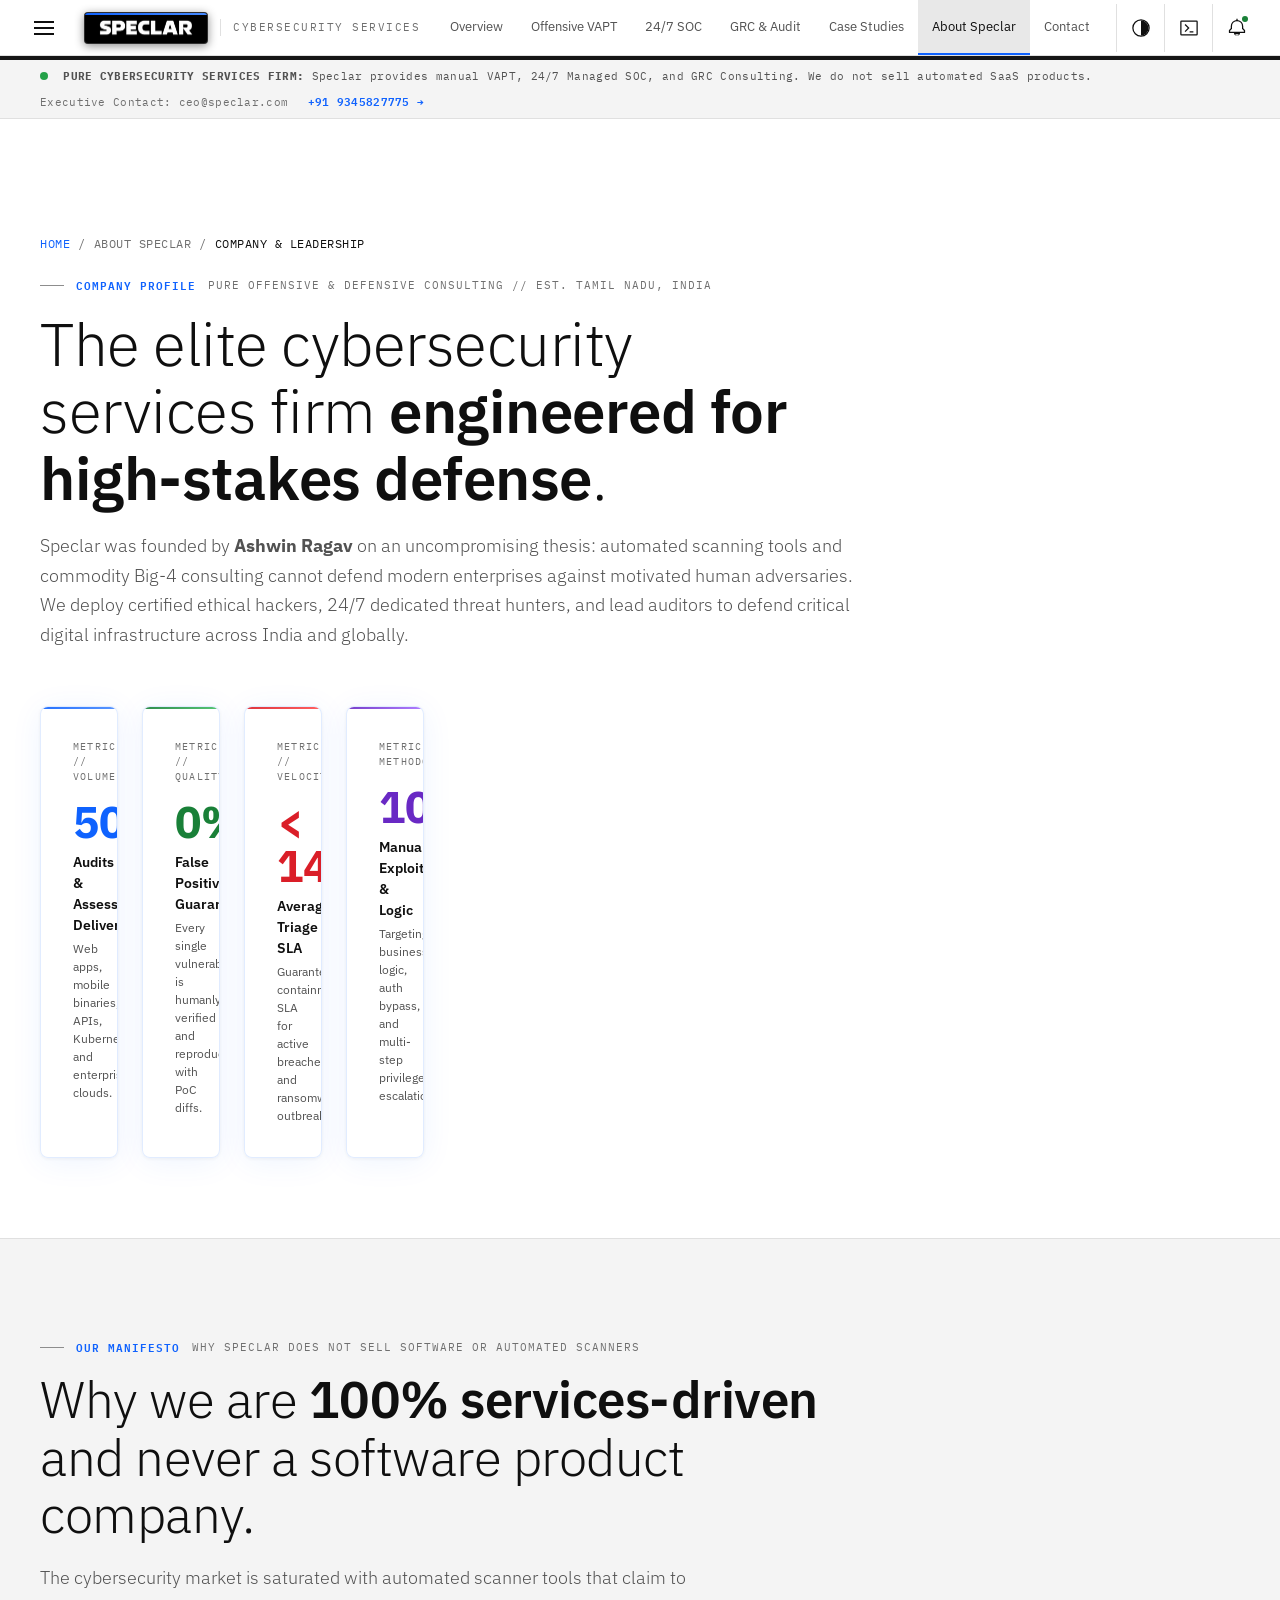
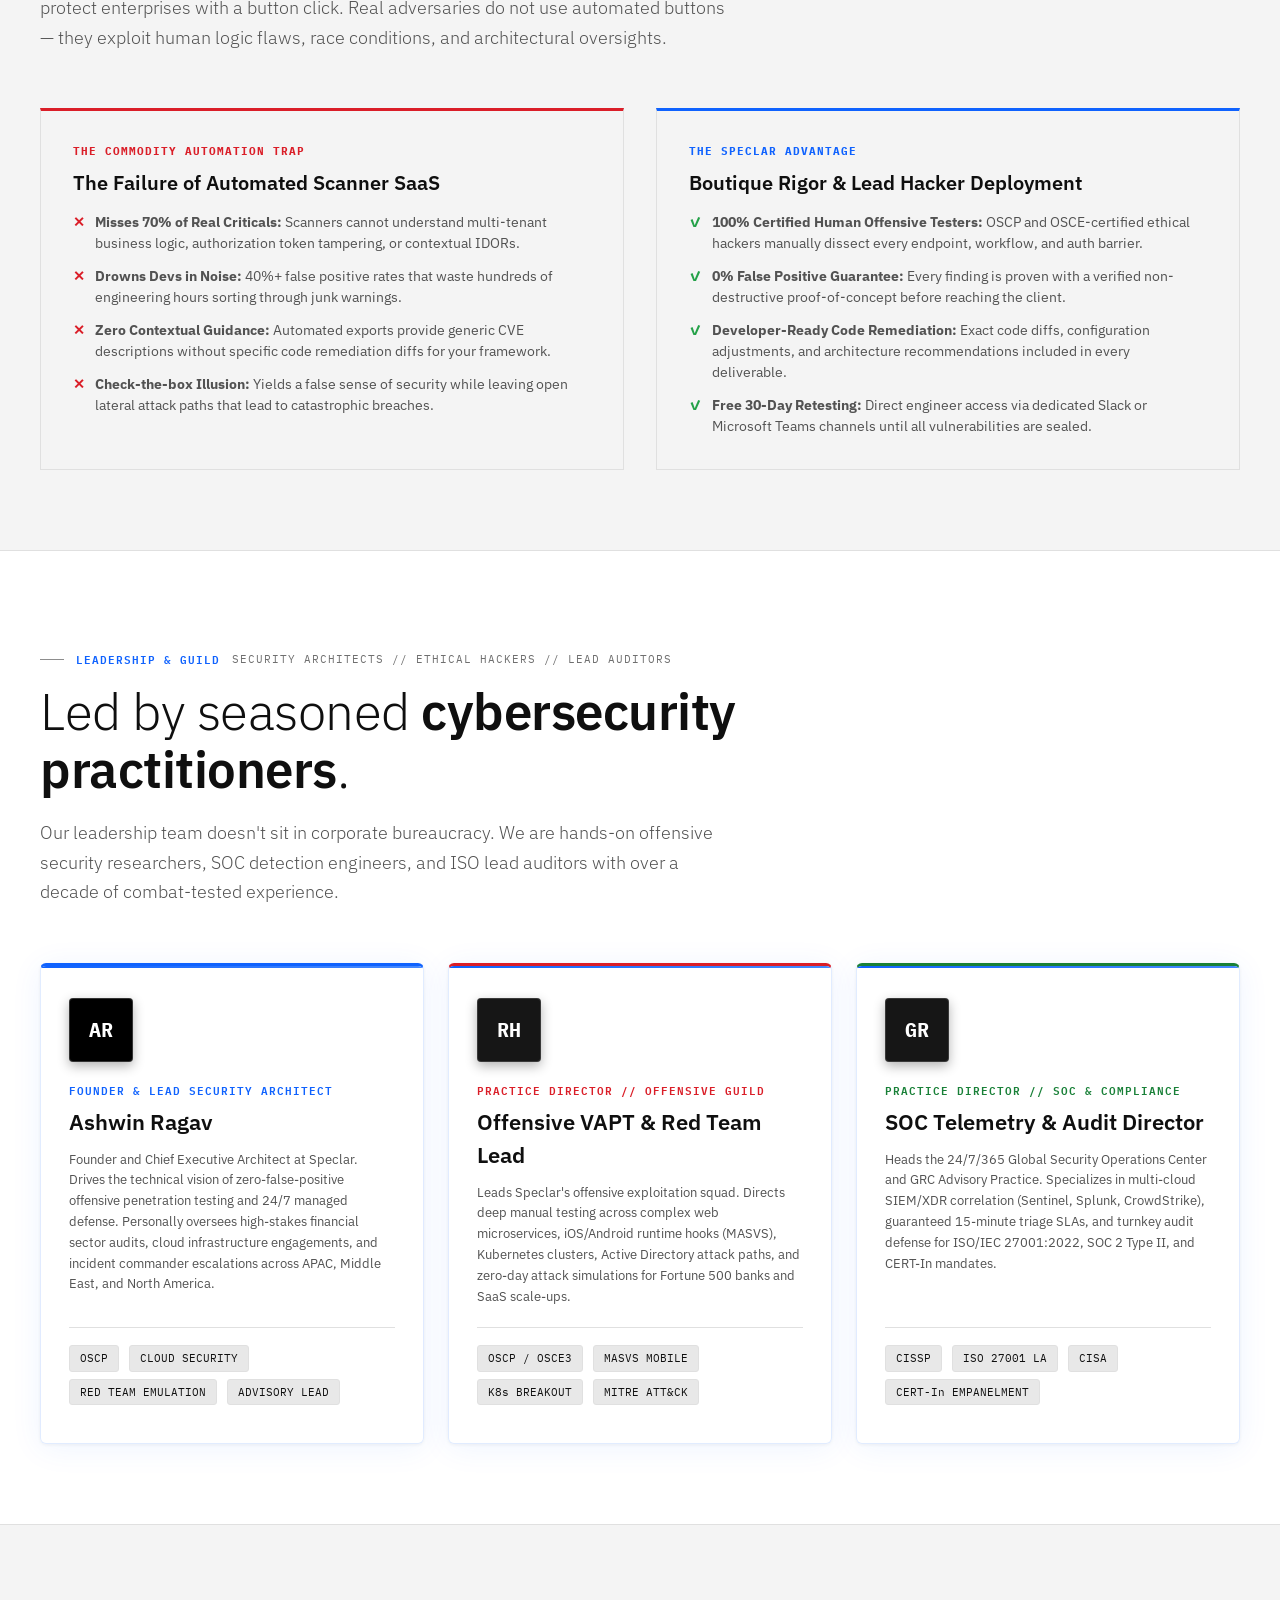
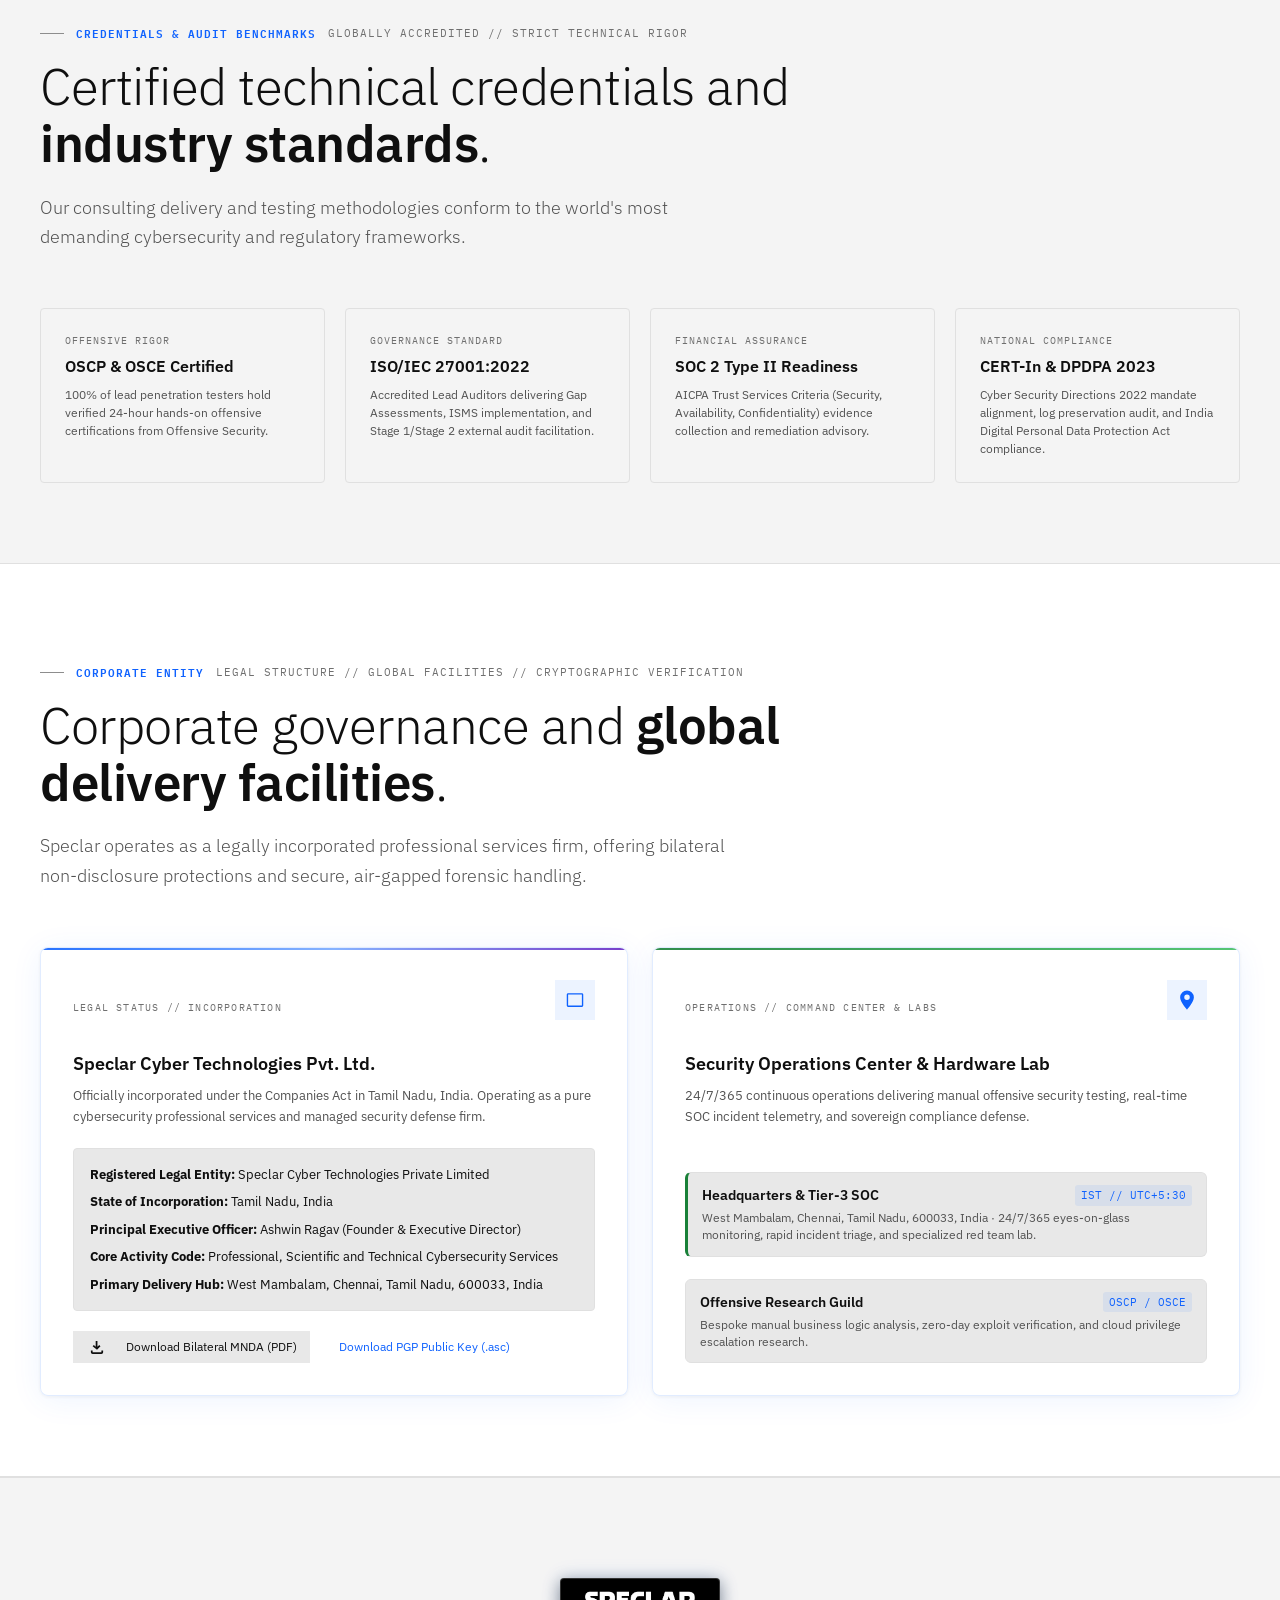
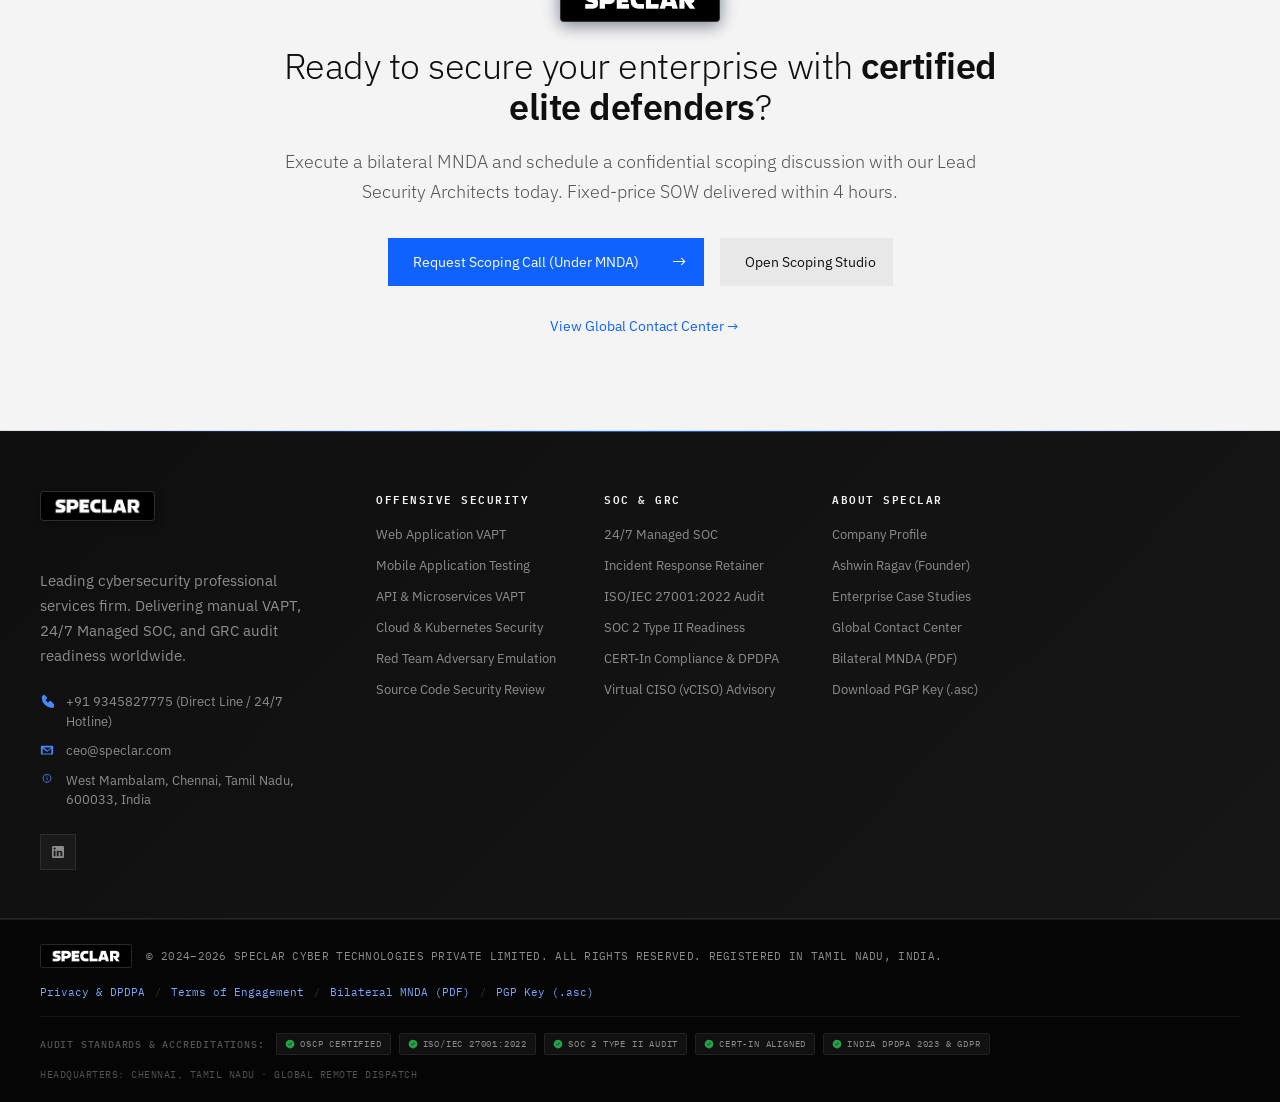
<file: about.html>
<!DOCTYPE html>
<html lang="en" data-theme="white">
<head>
  <meta charset="UTF-8" />
  <meta name="viewport" content="width=device-width, initial-scale=1.0" />
  <title>About SPECLAR — Pure Cybersecurity Services & Offensive Defense Firm</title>
  <meta name="description" content="Learn about Speclar Cyber Technologies: A dedicated cybersecurity professional services firm founded by Ashwin Ragav. Specialized in manual VAPT, 24/7 Managed SOC, and GRC compliance. We do not sell automated software." />
  <meta name="keywords" content="Speclar, About Speclar, Ashwin Ragav, cybersecurity services, VAPT firm, 24/7 SOC provider, GRC compliance, ISO 27001, OSCP, Tamil Nadu, Chennai, India" />

  <!-- IBM Plex Fonts -->
  <link rel="preconnect" href="https://fonts.googleapis.com" />
  <link rel="preconnect" href="https://fonts.gstatic.com" crossorigin />
  <link href="https://fonts.googleapis.com/css2?family=IBM+Plex+Mono:ital,wght@0,400;0,500;0,600;1,400&family=IBM+Plex+Sans:ital,wght@0,300;0,400;0,500;0,600;0,700;1,400&display=swap" rel="stylesheet" />

  <!-- Core Carbon & Liquid Display Stylesheet -->
  <link rel="stylesheet" href="styles.css" />

  <style>
    .cds--breadcrumb {
      display: flex;
      align-items: center;
      gap: 8px;
      font-family: var(--cds-font-mono);
      font-size: 0.75rem;
      color: var(--cds-text-helper);
      margin-bottom: 24px;
      letter-spacing: 0.5px;
    }
    .cds--breadcrumb a {
      color: var(--cds-interactive-01);
      text-decoration: none;
    }
    .cds--breadcrumb a:hover {
      text-decoration: underline;
    }
    .cds--leadership-grid {
      display: grid;
      grid-template-columns: repeat(3, 1fr);
      gap: 24px;
      margin-top: 32px;
    }
    @media (max-width: 1024px) {
      .cds--leadership-grid {
        grid-template-columns: repeat(2, 1fr);
      }
    }
    @media (max-width: 680px) {
      .cds--leadership-grid {
        grid-template-columns: 1fr;
      }
    }
    .cds--leader-card {
      background: var(--liquid-bg);
      border: 1px solid var(--liquid-border);
      box-shadow: var(--liquid-shadow);
      backdrop-filter: blur(20px);
      -webkit-backdrop-filter: blur(20px);
      padding: 32px 28px;
      border-radius: 6px;
      display: flex;
      flex-direction: column;
      position: relative;
      overflow: hidden;
      transition: all 0.35s ease;
    }
    .cds--leader-card:hover {
      transform: translateY(-4px);
      border-color: rgba(15, 98, 254, 0.35);
      box-shadow: var(--liquid-shadow-hover);
    }
    .cds--leader-card::before {
      content: '';
      position: absolute;
      top: 0; left: 0; right: 0;
      height: 2px;
      background: linear-gradient(90deg, #0f62fe, #4589ff);
    }
    .cds--leader-avatar {
      width: 64px;
      height: 64px;
      border-radius: 4px;
      background: #000000;
      border: 1px solid rgba(255, 255, 255, 0.15);
      display: flex;
      align-items: center;
      justify-content: center;
      color: #ffffff;
      font-family: var(--cds-font-mono);
      font-size: 1.25rem;
      font-weight: 700;
      margin-bottom: 20px;
      box-shadow: 0 4px 12px rgba(0, 0, 0, 0.3);
    }
    .cds--cred-badge {
      display: inline-flex;
      align-items: center;
      gap: 6px;
      font-family: var(--cds-font-mono);
      font-size: 0.6875rem;
      padding: 4px 10px;
      background: var(--cds-layer-02);
      border: 1px solid var(--cds-border-subtle);
      border-radius: 3px;
      margin-right: 6px;
      margin-bottom: 6px;
    }
    .cds--manifesto-box {
      background: var(--cds-layer-01);
      border: 1px solid var(--cds-border-subtle);
      border-left: 4px solid var(--cds-interactive-01);
      padding: 32px;
      margin-top: 28px;
    }
  </style>
</head>
<body class="cds--theme-carbon">

  <!-- Scroll Progress Indicator -->
  <div id="scroll-progress-bar" style="position: fixed; top: 0; left: 0; height: 3px; background: #0f62fe; width: 0%; z-index: 10000; transition: width 0.1s linear;"></div>

  <!-- 24/7 Hotline Bar -->
  <div class="cds--emergency-hotline-bar" role="region" aria-label="Incident Response Hotline">
    <div>
      <span style="background: #da1e28; color: #fff; padding: 2px 8px; font-weight: 700; font-size: 0.625rem; letter-spacing: 1px;">24/7 EMERGENCY</span>
      <strong>ACTIVE BREACH OR EXPLOIT OUTBREAK?</strong> Direct Incident Commander Hotline:
      <a href="tel:+919345827775" style="color: #78a9ff; margin-left: 6px; text-decoration: underline;">+91 9345827775</a>
    </div>
    <div>
      <span style="color: #6f6f6f;">Guaranteed &lt; 14-Minute Triage SLA</span>
      <a href="contact.html#quick-intake" style="margin-left: 12px; color: #78a9ff;">Initiate Emergency Breach SOW →</a>
    </div>
  </div>

  <!-- Pure Consulting Notice Bar -->
  <div class="cds--top-notice-bar" role="region" aria-label="Service Provider Model Notice">
    <div>
      <span class="cds--pulse-indicator" style="background: #24a148; width: 8px; height: 8px; display: inline-block; border-radius: 50%; margin-right: 8px;"></span>
      <strong>PURE CYBERSECURITY SERVICES FIRM:</strong> Speclar provides manual VAPT, 24/7 Managed SOC, and GRC Consulting. We do not sell automated SaaS products.
    </div>
    <div>
      <span style="color: var(--cds-text-helper); margin-right: 12px;">Executive Contact: ceo@speclar.com</span>
      <a href="contact.html" style="color: var(--cds-link-primary); font-weight: 600;">+91 9345827775 →</a>
    </div>
  </div>

  <!-- ========================================================================
       CARBON UI SHELL (Global Header)
       ======================================================================== -->
  <header class="cds--header" role="banner">
    <div class="cds--header__left">
      <button id="menu-trigger" class="cds--header__menu-trigger" aria-label="Toggle navigation drawer">
        <svg width="20" height="20" viewBox="0 0 20 20" fill="currentColor">
          <rect y="3" width="20" height="2"/>
          <rect y="9" width="20" height="2"/>
          <rect y="15" width="20" height="2"/>
        </svg>
      </button>

      <!-- SPECLAR LOGO MARK -->
      <a href="index.html" class="cds--header__brand" aria-label="SPECLAR Homepage">
        <div class="cds--logo-mark">
          <img src="speclar-logo.png" alt="SPECLAR" class="speclar-brand-logo-img" />
        </div>
        <span class="cds--header__brand-product">Cybersecurity Services</span>
      </a>

      <!-- Global Navigation -->
      <nav class="cds--header__nav" aria-label="Main Navigation">
        <ul class="cds--header__nav-list">
          <li class="cds--header__nav-item"><a href="index.html" class="cds--header__nav-link">Overview</a></li>
          <li class="cds--header__nav-item"><a href="vapt.html" class="cds--header__nav-link">Offensive VAPT</a></li>
          <li class="cds--header__nav-item"><a href="soc.html" class="cds--header__nav-link">24/7 SOC</a></li>
          <li class="cds--header__nav-item"><a href="grc.html" class="cds--header__nav-link">GRC & Audit</a></li>
          <li class="cds--header__nav-item"><a href="case-studies.html" class="cds--header__nav-link">Case Studies</a></li>
          <li class="cds--header__nav-item"><a href="about.html" class="cds--header__nav-link active">About Speclar</a></li>
          <li class="cds--header__nav-item"><a href="contact.html" class="cds--header__nav-link">Contact</a></li>
        </ul>
      </nav>
    </div>

    <!-- Header Actions -->
    <div class="cds--header__actions">
      <button id="btn-theme-toggle" class="cds--header__action-btn" aria-label="Toggle Theme" title="Toggle White/Dark Theme">
        <svg viewBox="0 0 32 32">
          <path d="M16 2a14 14 0 1 0 14 14A14.016 14.016 0 0 0 16 2zm0 26a12 12 0 1 1 12-12 12.013 12.013 0 0 1-12 12z"/>
          <path d="M16 4v24a12 12 0 0 0 0-24z"/>
        </svg>
      </button>
      <button class="cds--header__action-btn" data-modal-target="assessment-modal" aria-label="Fast Scoping Request" title="Fast Scoping Request (Mutual NDA)">
        <svg viewBox="0 0 32 32">
          <path d="M28 4H4a2 2 0 0 0-2 2v20a2 2 0 0 0 2 2h24a2 2 0 0 0 2-2V6a2 2 0 0 0-2-2zm0 22H4V6h24z"/>
          <path d="m9 11 5 5-5 5 1.4 1.4 6.4-6.4-6.4-6.4zm8 10h6v2h-6z"/>
        </svg>
      </button>
      <button class="cds--header__action-btn" aria-label="SOC Status" title="24/7 Managed SOC Online — MTTR < 14 Min">
        <svg viewBox="0 0 32 32">
          <path d="M28.707 19.293L26 16.586V13a10.014 10.014 0 0 0-9-9.949V1h-2v2.051A10.014 10.014 0 0 0 6 13v3.586l-2.707 2.707A1 1 0 0 0 3 20v3a1 1 0 0 0 1 1h7.051a5.006 5.006 0 0 0 9.898 0H28a1 1 0 0 0 1-1v-3a1 1 0 0 0-.293-.707zM16 28a3 3 0 0 1-2.816-2h5.632A3 3 0 0 1 16 28zm11-6H5v-1.586l2.707-2.707A1 1 0 0 0 8 17v-4a8 8 0 0 1 16 0v4a1 1 0 0 0 .293.707L27 20.414z"/>
        </svg>
        <span class="cds--status-indicator" title="24/7 SOC Online"></span>
      </button>
    </div>
  </header>

  <!-- Side Nav Drawer -->
  <aside id="side-nav" class="cds--side-nav" aria-label="Side Navigation Drawer">
    <ul class="cds--side-nav__items">
      <li><a href="index.html" class="cds--side-nav__link">00 // Home Overview</a></li>
      <li><a href="vapt.html" class="cds--side-nav__link">01 // Offensive VAPT</a></li>
      <li><a href="soc.html" class="cds--side-nav__link">02 // 24/7 Managed SOC</a></li>
      <li><a href="grc.html" class="cds--side-nav__link">03 // GRC & Compliance</a></li>
      <li><a href="case-studies.html" class="cds--side-nav__link">04 // Enterprise Case Studies</a></li>
      <li><a href="about.html" class="cds--side-nav__link active">05 // About Speclar & Leadership</a></li>
      <li><a href="contact.html" class="cds--side-nav__link">06 // Contact & Dispatch</a></li>
    </ul>
    <div class="cds--side-nav__footer">
      <div>SPECLAR PROFESSIONAL SERVICES</div>
      <div style="margin-top: 4px; color: #4589ff;">Founder: Ashwin Ragav</div>
    </div>
  </aside>
  <div id="overlay" class="cds--overlay" aria-hidden="true"></div>

  <!-- ========================================================================
       MAIN ABOUT CONTENT
       ======================================================================== -->
  <main style="padding-top: 96px;">

    <!-- SECTION 1: LEADSPACE -->
    <section class="cds--screen" style="padding-top: 20px;">
      <div class="cds--grid">
        <div class="cds--breadcrumb">
          <a href="index.html">HOME</a>
          <span>/</span>
          <span>ABOUT SPECLAR</span>
          <span>/</span>
          <span style="color: var(--cds-text-primary);">COMPANY & LEADERSHIP</span>
        </div>

        <div class="cds--screen-header framer-reveal">
          <div class="cds--screen-meta">
            <span class="cds--screen-number">COMPANY PROFILE</span>
            <span>PURE OFFENSIVE & DEFENSIVE CONSULTING // EST. TAMIL NADU, INDIA</span>
          </div>
          <h1 class="cds--display-heading" style="font-size: clamp(2.25rem, 5vw, 3.75rem); max-width: 960px;">
            The elite cybersecurity services firm <strong>engineered for high-stakes defense</strong>.
          </h1>
          <p class="cds--display-subtitle" style="max-width: 840px;">
            Speclar was founded by <strong>Ashwin Ragav</strong> on an uncompromising thesis: automated scanning tools and commodity Big-4 consulting cannot defend modern enterprises against motivated human adversaries. We deploy certified ethical hackers, 24/7 dedicated threat hunters, and lead auditors to defend critical digital infrastructure across India and globally.
          </p>
        </div>

        <!-- Liquid Bento KPI Summary -->
        <div class="liquid-bento-grid framer-scale delay-1">
          <div class="liquid-display-tile liquid-display-tile--blue liquid-tile--col-3" style="min-height: 180px;">
            <div class="liquid-tile__code">METRIC // VOLUME</div>
            <div style="font-size: 2.75rem; font-weight: 700; color: var(--cds-interactive-01); line-height: 1;">500+</div>
            <div style="font-size: 0.875rem; font-weight: 600; margin-top: 8px;">Audits & Assessments Delivered</div>
            <p style="font-size: 0.75rem; color: var(--cds-text-secondary); margin-top: 4px;">Web apps, mobile binaries, APIs, Kubernetes, and enterprise clouds.</p>
          </div>

          <div class="liquid-display-tile liquid-display-tile--green liquid-tile--col-3" style="min-height: 180px;">
            <div class="liquid-tile__code">METRIC // QUALITY</div>
            <div style="font-size: 2.75rem; font-weight: 700; color: #198038; line-height: 1;">0%</div>
            <div style="font-size: 0.875rem; font-weight: 600; margin-top: 8px;">False Positive Guarantee</div>
            <p style="font-size: 0.75rem; color: var(--cds-text-secondary); margin-top: 4px;">Every single vulnerability is humanly verified and reproduced with PoC diffs.</p>
          </div>

          <div class="liquid-display-tile liquid-display-tile--vapt liquid-tile--col-3" style="min-height: 180px;">
            <div class="liquid-tile__code">METRIC // VELOCITY</div>
            <div style="font-size: 2.75rem; font-weight: 700; color: #da1e28; line-height: 1;">&lt; 14m</div>
            <div style="font-size: 0.875rem; font-weight: 600; margin-top: 8px;">Average Triage SLA</div>
            <p style="font-size: 0.75rem; color: var(--cds-text-secondary); margin-top: 4px;">Guaranteed containment SLA for active breaches and ransomware outbreaks.</p>
          </div>

          <div class="liquid-display-tile liquid-display-tile--purple liquid-tile--col-3" style="min-height: 180px;">
            <div class="liquid-tile__code">METRIC // METHODOLOGY</div>
            <div style="font-size: 2.75rem; font-weight: 700; color: #6929c4; line-height: 1;">100%</div>
            <div style="font-size: 0.875rem; font-weight: 600; margin-top: 8px;">Manual Exploitation & Logic</div>
            <p style="font-size: 0.75rem; color: var(--cds-text-secondary); margin-top: 4px;">Targeting business logic, auth bypass, and multi-step privilege escalation.</p>
          </div>
        </div>
      </div>
    </section>

    <!-- SECTION 2: THE PURE SERVICES MANIFESTO -->
    <section class="cds--screen" style="background: var(--cds-layer-01);">
      <div class="cds--grid">
        <div class="cds--screen-header framer-reveal">
          <div class="cds--screen-meta">
            <span class="cds--screen-number">OUR MANIFESTO</span>
            <span>WHY SPECLAR DOES NOT SELL SOFTWARE OR AUTOMATED SCANNERS</span>
          </div>
          <h2 class="cds--display-heading">
            Why we are <strong>100% services-driven</strong> and never a software product company.
          </h2>
          <p class="cds--display-subtitle">
            The cybersecurity market is saturated with automated scanner tools that claim to protect enterprises with a button click. Real adversaries do not use automated buttons — they exploit human logic flaws, race conditions, and architectural oversights.
          </p>
        </div>

        <div style="display: grid; grid-template-columns: 1fr 1fr; gap: 32px;" class="framer-scale delay-1">
          <!-- The Problem with Commodity Tools -->
          <div style="background: var(--cds-ui-background); border: 1px solid var(--cds-border-subtle); padding: 32px; border-top: 3px solid #da1e28;">
            <div style="font-family: var(--cds-font-mono); font-size: 0.6875rem; color: #da1e28; letter-spacing: 1px; font-weight: 700; text-transform: uppercase; margin-bottom: 8px;">
              THE COMMODITY AUTOMATION TRAP
            </div>
            <h3 style="font-size: 1.25rem; font-weight: 600; margin-bottom: 14px;">The Failure of Automated Scanner SaaS</h3>
            <ul style="list-style: none; display: flex; flex-direction: column; gap: 12px; font-size: 0.875rem; color: var(--cds-text-secondary);">
              <li style="display: flex; gap: 10px;">
                <span style="color: #da1e28; font-weight: 700;">✕</span>
                <span><strong>Misses 70% of Real Criticals:</strong> Scanners cannot understand multi-tenant business logic, authorization token tampering, or contextual IDORs.</span>
              </li>
              <li style="display: flex; gap: 10px;">
                <span style="color: #da1e28; font-weight: 700;">✕</span>
                <span><strong>Drowns Devs in Noise:</strong> 40%+ false positive rates that waste hundreds of engineering hours sorting through junk warnings.</span>
              </li>
              <li style="display: flex; gap: 10px;">
                <span style="color: #da1e28; font-weight: 700;">✕</span>
                <span><strong>Zero Contextual Guidance:</strong> Automated exports provide generic CVE descriptions without specific code remediation diffs for your framework.</span>
              </li>
              <li style="display: flex; gap: 10px;">
                <span style="color: #da1e28; font-weight: 700;">✕</span>
                <span><strong>Check-the-box Illusion:</strong> Yields a false sense of security while leaving open lateral attack paths that lead to catastrophic breaches.</span>
              </li>
            </ul>
          </div>

          <!-- The Speclar Approach -->
          <div style="background: var(--cds-ui-background); border: 1px solid var(--cds-border-subtle); padding: 32px; border-top: 3px solid #0f62fe;">
            <div style="font-family: var(--cds-font-mono); font-size: 0.6875rem; color: #0f62fe; letter-spacing: 1px; font-weight: 700; text-transform: uppercase; margin-bottom: 8px;">
              THE SPECLAR ADVANTAGE
            </div>
            <h3 style="font-size: 1.25rem; font-weight: 600; margin-bottom: 14px;">Boutique Rigor & Lead Hacker Deployment</h3>
            <ul style="list-style: none; display: flex; flex-direction: column; gap: 12px; font-size: 0.875rem; color: var(--cds-text-secondary);">
              <li style="display: flex; gap: 10px;">
                <span style="color: #24a148; font-weight: 700;">✓</span>
                <span><strong>100% Certified Human Offensive Testers:</strong> OSCP and OSCE-certified ethical hackers manually dissect every endpoint, workflow, and auth barrier.</span>
              </li>
              <li style="display: flex; gap: 10px;">
                <span style="color: #24a148; font-weight: 700;">✓</span>
                <span><strong>0% False Positive Guarantee:</strong> Every finding is proven with a verified non-destructive proof-of-concept before reaching the client.</span>
              </li>
              <li style="display: flex; gap: 10px;">
                <span style="color: #24a148; font-weight: 700;">✓</span>
                <span><strong>Developer-Ready Code Remediation:</strong> Exact code diffs, configuration adjustments, and architecture recommendations included in every deliverable.</span>
              </li>
              <li style="display: flex; gap: 10px;">
                <span style="color: #24a148; font-weight: 700;">✓</span>
                <span><strong>Free 30-Day Retesting:</strong> Direct engineer access via dedicated Slack or Microsoft Teams channels until all vulnerabilities are sealed.</span>
              </li>
            </ul>
          </div>
        </div>
      </div>
    </section>

    <!-- SECTION 3: LEADERSHIP & GUILD ARCHITECTURE -->
    <section class="cds--screen" id="leadership">
      <div class="cds--grid">
        <div class="cds--screen-header framer-reveal">
          <div class="cds--screen-meta">
            <span class="cds--screen-number">LEADERSHIP & GUILD</span>
            <span>SECURITY ARCHITECTS // ETHICAL HACKERS // LEAD AUDITORS</span>
          </div>
          <h2 class="cds--display-heading">
            Led by seasoned <strong>cybersecurity practitioners</strong>.
          </h2>
          <p class="cds--display-subtitle">
            Our leadership team doesn't sit in corporate bureaucracy. We are hands-on offensive security researchers, SOC detection engineers, and ISO lead auditors with over a decade of combat-tested experience.
          </p>
        </div>

        <div class="cds--leadership-grid framer-scale delay-1">
          <!-- Founder Card -->
          <div class="cds--leader-card" style="border-top: 3px solid var(--cds-interactive-01);">
            <div class="cds--leader-avatar" style="background: #000000; border: 1px solid rgba(255,255,255,0.2);">
              AR
            </div>
            <div style="font-family: var(--cds-font-mono); font-size: 0.6875rem; color: var(--cds-interactive-01); letter-spacing: 1px; font-weight: 600; text-transform: uppercase;">
              FOUNDER & LEAD SECURITY ARCHITECT
            </div>
            <h3 style="font-size: 1.375rem; font-weight: 600; margin: 6px 0 12px;">Ashwin Ragav</h3>
            <p style="font-size: 0.8125rem; color: var(--cds-text-secondary); line-height: 1.6; margin-bottom: 20px; flex-grow: 1;">
              Founder and Chief Executive Architect at Speclar. Drives the technical vision of zero-false-positive offensive penetration testing and 24/7 managed defense. Personally oversees high-stakes financial sector audits, cloud infrastructure engagements, and incident commander escalations across APAC, Middle East, and North America.
            </p>
            <div style="border-top: 1px solid var(--cds-border-subtle); padding-top: 16px;">
              <span class="cds--cred-badge">OSCP</span>
              <span class="cds--cred-badge">CLOUD SECURITY</span>
              <span class="cds--cred-badge">RED TEAM EMULATION</span>
              <span class="cds--cred-badge">ADVISORY LEAD</span>
            </div>
          </div>

          <!-- Practice Director: Offensive VAPT -->
          <div class="cds--leader-card" style="border-top: 3px solid #da1e28;">
            <div class="cds--leader-avatar" style="background: #161616;">
              RH
            </div>
            <div style="font-family: var(--cds-font-mono); font-size: 0.6875rem; color: #da1e28; letter-spacing: 1px; font-weight: 600; text-transform: uppercase;">
              PRACTICE DIRECTOR // OFFENSIVE GUILD
            </div>
            <h3 style="font-size: 1.375rem; font-weight: 600; margin: 6px 0 12px;">Offensive VAPT & Red Team Lead</h3>
            <p style="font-size: 0.8125rem; color: var(--cds-text-secondary); line-height: 1.6; margin-bottom: 20px; flex-grow: 1;">
              Leads Speclar's offensive exploitation squad. Directs deep manual testing across complex web microservices, iOS/Android runtime hooks (MASVS), Kubernetes clusters, Active Directory attack paths, and zero-day attack simulations for Fortune 500 banks and SaaS scale-ups.
            </p>
            <div style="border-top: 1px solid var(--cds-border-subtle); padding-top: 16px;">
              <span class="cds--cred-badge">OSCP / OSCE3</span>
              <span class="cds--cred-badge">MASVS MOBILE</span>
              <span class="cds--cred-badge">K8s BREAKOUT</span>
              <span class="cds--cred-badge">MITRE ATT&CK</span>
            </div>
          </div>

          <!-- Practice Director: 24/7 SOC & GRC -->
          <div class="cds--leader-card" style="border-top: 3px solid #198038;">
            <div class="cds--leader-avatar" style="background: #161616;">
              GR
            </div>
            <div style="font-family: var(--cds-font-mono); font-size: 0.6875rem; color: #198038; letter-spacing: 1px; font-weight: 600; text-transform: uppercase;">
              PRACTICE DIRECTOR // SOC & COMPLIANCE
            </div>
            <h3 style="font-size: 1.375rem; font-weight: 600; margin: 6px 0 12px;">SOC Telemetry & Audit Director</h3>
            <p style="font-size: 0.8125rem; color: var(--cds-text-secondary); line-height: 1.6; margin-bottom: 20px; flex-grow: 1;">
              Heads the 24/7/365 Global Security Operations Center and GRC Advisory Practice. Specializes in multi-cloud SIEM/XDR correlation (Sentinel, Splunk, CrowdStrike), guaranteed 15-minute triage SLAs, and turnkey audit defense for ISO/IEC 27001:2022, SOC 2 Type II, and CERT-In mandates.
            </p>
            <div style="border-top: 1px solid var(--cds-border-subtle); padding-top: 16px;">
              <span class="cds--cred-badge">CISSP</span>
              <span class="cds--cred-badge">ISO 27001 LA</span>
              <span class="cds--cred-badge">CISA</span>
              <span class="cds--cred-badge">CERT-In EMPANELMENT</span>
            </div>
          </div>
        </div>
      </div>
    </section>

    <!-- SECTION 4: CERTIFICATIONS & AUDIT BENCHMARKS -->
    <section class="cds--screen" id="certifications" style="background: var(--cds-layer-01);">
      <div class="cds--grid">
        <div class="cds--screen-header framer-reveal">
          <div class="cds--screen-meta">
            <span class="cds--screen-number">CREDENTIALS & AUDIT BENCHMARKS</span>
            <span>GLOBALLY ACCREDITED // STRICT TECHNICAL RIGOR</span>
          </div>
          <h2 class="cds--display-heading">
            Certified technical credentials and <strong>industry standards</strong>.
          </h2>
          <p class="cds--display-subtitle">
            Our consulting delivery and testing methodologies conform to the world's most demanding cybersecurity and regulatory frameworks.
          </p>
        </div>

        <div style="display: grid; grid-template-columns: repeat(4, 1fr); gap: 20px;" class="framer-scale delay-1">
          <div style="background: var(--cds-ui-background); border: 1px solid var(--cds-border-subtle); padding: 24px; border-radius: 4px;">
            <div style="font-family: var(--cds-font-mono); font-size: 0.625rem; color: var(--cds-text-helper); letter-spacing: 1px;">OFFENSIVE RIGOR</div>
            <h4 style="font-size: 1rem; font-weight: 600; margin: 6px 0 8px;">OSCP & OSCE Certified</h4>
            <p style="font-size: 0.75rem; color: var(--cds-text-secondary);">100% of lead penetration testers hold verified 24-hour hands-on offensive certifications from Offensive Security.</p>
          </div>

          <div style="background: var(--cds-ui-background); border: 1px solid var(--cds-border-subtle); padding: 24px; border-radius: 4px;">
            <div style="font-family: var(--cds-font-mono); font-size: 0.625rem; color: var(--cds-text-helper); letter-spacing: 1px;">GOVERNANCE STANDARD</div>
            <h4 style="font-size: 1rem; font-weight: 600; margin: 6px 0 8px;">ISO/IEC 27001:2022</h4>
            <p style="font-size: 0.75rem; color: var(--cds-text-secondary);">Accredited Lead Auditors delivering Gap Assessments, ISMS implementation, and Stage 1/Stage 2 external audit facilitation.</p>
          </div>

          <div style="background: var(--cds-ui-background); border: 1px solid var(--cds-border-subtle); padding: 24px; border-radius: 4px;">
            <div style="font-family: var(--cds-font-mono); font-size: 0.625rem; color: var(--cds-text-helper); letter-spacing: 1px;">FINANCIAL ASSURANCE</div>
            <h4 style="font-size: 1rem; font-weight: 600; margin: 6px 0 8px;">SOC 2 Type II Readiness</h4>
            <p style="font-size: 0.75rem; color: var(--cds-text-secondary);">AICPA Trust Services Criteria (Security, Availability, Confidentiality) evidence collection and remediation advisory.</p>
          </div>

          <div style="background: var(--cds-ui-background); border: 1px solid var(--cds-border-subtle); padding: 24px; border-radius: 4px;">
            <div style="font-family: var(--cds-font-mono); font-size: 0.625rem; color: var(--cds-text-helper); letter-spacing: 1px;">NATIONAL COMPLIANCE</div>
            <h4 style="font-size: 1rem; font-weight: 600; margin: 6px 0 8px;">CERT-In & DPDPA 2023</h4>
            <p style="font-size: 0.75rem; color: var(--cds-text-secondary);">Cyber Security Directions 2022 mandate alignment, log preservation audit, and India Digital Personal Data Protection Act compliance.</p>
          </div>
        </div>
      </div>
    </section>

    <!-- SECTION 5: REGISTERED ENTITY & GLOBAL DISPATCH -->
    <section class="cds--screen" id="entity-details">
      <div class="cds--grid">
        <div class="cds--screen-header framer-reveal">
          <div class="cds--screen-meta">
            <span class="cds--screen-number">CORPORATE ENTITY</span>
            <span>LEGAL STRUCTURE // GLOBAL FACILITIES // CRYPTOGRAPHIC VERIFICATION</span>
          </div>
          <h2 class="cds--display-heading">
            Corporate governance and <strong>global delivery facilities</strong>.
          </h2>
          <p class="cds--display-subtitle">
            Speclar operates as a legally incorporated professional services firm, offering bilateral non-disclosure protections and secure, air-gapped forensic handling.
          </p>
        </div>

        <div class="liquid-bento-grid framer-scale delay-1">
          <!-- Corporate Details Tile -->
          <div class="liquid-display-tile liquid-display-tile--hero liquid-tile--col-6">
            <div class="liquid-tile__code">
              LEGAL STATUS // INCORPORATION
              <div class="liquid-tile__icon"><svg viewBox="0 0 32 32"><path d="M26 6H6a2 2 0 0 0-2 2v16a2 2 0 0 0 2 2h20a2 2 0 0 0 2-2V8a2 2 0 0 0-2-2zm0 18H6V8h20z"/></svg></div>
            </div>
            <h3 class="liquid-tile__heading">Speclar Cyber Technologies Pvt. Ltd.</h3>
            <p class="liquid-tile__copy">
              Officially incorporated under the Companies Act in Tamil Nadu, India. Operating as a pure cybersecurity professional services and managed security defense firm.
            </p>

            <div style="background: var(--cds-layer-02); border: 1px solid var(--cds-border-subtle); padding: 16px; border-radius: 4px; font-size: 0.8125rem; display: flex; flex-direction: column; gap: 8px;">
              <div><strong>Registered Legal Entity:</strong> Speclar Cyber Technologies Private Limited</div>
              <div><strong>State of Incorporation:</strong> Tamil Nadu, India</div>
              <div><strong>Principal Executive Officer:</strong> Ashwin Ragav (Founder & Executive Director)</div>
              <div><strong>Core Activity Code:</strong> Professional, Scientific and Technical Cybersecurity Services</div>
              <div><strong>Primary Delivery Hub:</strong> West Mambalam, Chennai, Tamil Nadu, 600033, India</div>
            </div>

            <div style="margin-top: 20px; display: flex; gap: 12px; flex-wrap: wrap;">
              <a href="speclar-bilateral-mnda.pdf" download="speclar-bilateral-mnda.pdf" class="cds--btn cds--btn--secondary cds--btn--sm">
                <svg viewBox="0 0 16 16" style="width: 14px; height: 14px; fill: currentColor; margin-right: 6px;"><path d="M13 12v2H3v-2H1v2a2 2 0 0 0 2 2h10a2 2 0 0 0 2-2v-2zM8 11l4-4-1.4-1.4L8.5 7.7V1h-2v6.7L4.4 5.6 3 7z"/></svg>
                <span>Download Bilateral MNDA (PDF)</span>
              </a>
              <a href="speclar-pgp-key.asc" download="speclar-pgp-key.asc" class="cds--btn cds--btn--ghost cds--btn--sm">
                <span>Download PGP Public Key (.asc)</span>
              </a>
            </div>
          </div>

          <!-- Facility & Security Operations Command -->
          <div class="liquid-display-tile liquid-display-tile--green liquid-tile--col-6">
            <div class="liquid-tile__code">
              OPERATIONS // COMMAND CENTER & LABS
              <div class="liquid-tile__icon"><svg viewBox="0 0 32 32"><path d="M16 2A10.014 10.014 0 0 0 6 12c0 7 10 18 10 18s10-11 10-18A10.014 10.014 0 0 0 16 2zm0 14a4 4 0 1 1 4-4 4.005 4.005 0 0 1-4 4z"/></svg></div>
            </div>
            <h3 class="liquid-tile__heading">Security Operations Center & Hardware Lab</h3>
            <p class="liquid-tile__copy">
              24/7/365 continuous operations delivering manual offensive security testing, real-time SOC incident telemetry, and sovereign compliance defense.
            </p>

            <div style="display: flex; flex-direction: column; gap: 12px;">
              <div class="liquid-hub-item" style="border-left: 3px solid #198038;">
                <div class="liquid-hub-item__header">
                  <span class="liquid-hub-item__name">Headquarters & Tier-3 SOC</span>
                  <span class="liquid-hub-item__tz">IST // UTC+5:30</span>
                </div>
                <div class="liquid-hub-item__desc">
                  West Mambalam, Chennai, Tamil Nadu, 600033, India · 24/7/365 eyes-on-glass monitoring, rapid incident triage, and specialized red team lab.
                </div>
              </div>

              <div class="liquid-hub-item">
                <div class="liquid-hub-item__header">
                  <span class="liquid-hub-item__name">Offensive Research Guild</span>
                  <span class="liquid-hub-item__tz">OSCP / OSCE</span>
                </div>
                <div class="liquid-hub-item__desc">
                  Bespoke manual business logic analysis, zero-day exploit verification, and cloud privilege escalation research.
                </div>
              </div>
            </div>
          </div>
        </div>
      </div>
    </section>

    <!-- SECTION 6: CALL TO ACTION -->
    <section class="cds--screen" style="background: var(--cds-layer-01); border-top: 1px solid var(--cds-border-subtle);">
      <div class="cds--grid">
        <div style="text-align: center; max-width: 720px; margin: 0 auto;" class="framer-reveal">
          <div class="liquid-brand-badge" style="margin-bottom: 24px;">
            <img src="speclar-logo.png" alt="SPECLAR" />
          </div>
          <h2 class="cds--display-heading" style="font-size: 2.25rem;">
            Ready to secure your enterprise with <strong>certified elite defenders</strong>?
          </h2>
          <p class="cds--display-subtitle" style="margin-bottom: 32px;">
            Execute a bilateral MNDA and schedule a confidential scoping discussion with our Lead Security Architects today. Fixed-price SOW delivered within 4 hours.
          </p>
          <div style="display: flex; justify-content: center; gap: 16px; flex-wrap: wrap;">
            <button data-modal-target="assessment-modal" class="cds--btn cds--btn--primary">
              <span>Request Scoping Call (Under MNDA)</span>
              <svg viewBox="0 0 16 16"><path d="M10.5 3.5 9.8 4.2 12.6 7H2v1h10.6L9.8 10.8l.7.7 4-4z"/></svg>
            </button>
            <a href="index.html#screen-estimator" class="cds--btn cds--btn--secondary">
              <span>Open Scoping Studio</span>
            </a>
            <a href="index.html#screen-contact" class="cds--btn cds--btn--ghost">
              <span>View Global Contact Center →</span>
            </a>
          </div>
        </div>
      </div>
    </section>

  </main>

  <!-- ========================================================================
       PREMIUM FOOTER
       ======================================================================== -->
  <footer class="cds--footer" role="contentinfo">
    <div class="cds--footer__top-bar">
      <div class="cds--grid">
        <div class="cds--footer__columns">

          <!-- Brand Block -->
          <div>
            <div class="cds--footer__brand-block">
              <div class="cds--footer__logo-mark" style="background: transparent; padding: 0;">
                <img src="speclar-logo.png" alt="SPECLAR" class="speclar-brand-logo-img--footer" />
              </div>
            </div>
            <p class="cds--footer__tagline">
              Leading cybersecurity professional services firm. Delivering manual VAPT, 24/7 Managed SOC, and GRC audit readiness worldwide.
            </p>

            <div class="cds--footer__contact-block">
              <div class="cds--footer__contact-item">
                <svg viewBox="0 0 16 16"><path d="M14.95 10.65 12.44 8.14a1 1 0 0 0-1.41 0l-1.42 1.42a.5.5 0 0 1-.63.07 8.65 8.65 0 0 1-2.55-2.55.5.5 0 0 1 .07-.63L7.92 5a1 1 0 0 0 0-1.41L5.41 1.09a1 1 0 0 0-1.41 0L2.59 2.5A2 2 0 0 0 2 3.93a12 12 0 0 0 12 12 2 2 0 0 0 1.43-.59l1.41-1.41a1 1 0 0 0 0-1.41z"/></svg>
                <div>
                  <a href="tel:+919345827775">+91 9345827775 (Direct Line / 24/7 Hotline)</a>
                </div>
              </div>
              <div class="cds--footer__contact-item">
                <svg viewBox="0 0 16 16"><path d="M14 3H2a1 1 0 0 0-1 1v8a1 1 0 0 0 1 1h12a1 1 0 0 0 1-1V4a1 1 0 0 0-1-1zm-1.15 2-4.35 3.5L4.15 5zm.15 7H3V6.2l4.5 3.6a1 1 0 0 0 1.25 0L13 6.2z"/></svg>
                <div>
                  <a href="mailto:ceo@speclar.com">ceo@speclar.com</a>
                </div>
              </div>
              <div class="cds--footer__contact-item">
                <svg viewBox="0 0 16 16"><path d="M8 1a5 5 0 1 0 0 10A5 5 0 0 0 8 1zm0 9a4 4 0 1 1 0-8 4 4 0 0 1 0 8zm.5-5h-1v3h1zm0-2h-1v1h1z"/></svg>
                <span>West Mambalam, Chennai, Tamil Nadu, 600033, India</span>
              </div>
            </div>

            <div class="cds--footer__social-row">
              <a href="https://linkedin.com/company/speclar" target="_blank" rel="noopener noreferrer" class="cds--footer__social-btn" aria-label="LinkedIn">
                <svg viewBox="0 0 24 24"><path d="M19 3a2 2 0 0 1 2 2v14a2 2 0 0 1-2 2H5a2 2 0 0 1-2-2V5a2 2 0 0 1 2-2zm-.5 15.5v-5.3a3.26 3.26 0 0 0-3.26-3.26c-.85 0-1.84.52-2.32 1.3v-1.11h-2.79v8.37h2.79v-4.93c0-.77.62-1.4 1.39-1.4a1.4 1.4 0 0 1 1.4 1.4v4.93zM6.88 8.56a1.68 1.68 0 0 0 1.68-1.68c0-.93-.75-1.69-1.68-1.69a1.69 1.69 0 0 0-1.69 1.69c0 .93.76 1.68 1.69 1.68m1.39 9.94v-8.37H5.5v8.37z"/></svg>
              </a>
            </div>
          </div>

          <!-- Services Column -->
          <div>
            <h4 class="cds--footer__col-title">Offensive Security</h4>
            <ul class="cds--footer__links">
              <li><a href="vapt.html">Web Application VAPT</a></li>
              <li><a href="vapt.html">Mobile Application Testing</a></li>
              <li><a href="vapt.html">API & Microservices VAPT</a></li>
              <li><a href="vapt.html">Cloud & Kubernetes Security</a></li>
              <li><a href="vapt.html">Red Team Adversary Emulation</a></li>
              <li><a href="vapt.html">Source Code Security Review</a></li>
            </ul>
          </div>

          <!-- SOC & GRC Column -->
          <div>
            <h4 class="cds--footer__col-title">SOC & GRC</h4>
            <ul class="cds--footer__links">
              <li><a href="soc.html">24/7 Managed SOC</a></li>
              <li><a href="soc.html">Incident Response Retainer</a></li>
              <li><a href="grc.html">ISO/IEC 27001:2022 Audit</a></li>
              <li><a href="grc.html">SOC 2 Type II Readiness</a></li>
              <li><a href="grc.html">CERT-In Compliance & DPDPA</a></li>
              <li><a href="grc.html">Virtual CISO (vCISO) Advisory</a></li>
            </ul>
          </div>

          <!-- Company Column -->
          <div>
            <h4 class="cds--footer__col-title">About Speclar</h4>
            <ul class="cds--footer__links">
              <li><a href="about.html">Company Profile</a></li>
              <li><a href="about.html#leadership">Ashwin Ragav (Founder)</a></li>
              <li><a href="case-studies.html">Enterprise Case Studies</a></li>
              <li><a href="contact.html">Global Contact Center</a></li>
              <li><a href="speclar-bilateral-mnda.pdf" download="speclar-bilateral-mnda.pdf">Bilateral MNDA (PDF)</a></li>
              <li><a href="speclar-pgp-key.asc" download="speclar-pgp-key.asc">Download PGP Key (.asc)</a></li>
            </ul>
          </div>
        </div>
      </div>
    </div>

        <!-- Bottom bar -->
    <div class="cds--footer__bottom">
      <div class="cds--grid">
        <!-- Row 1: Brand Logo + Copyright & Legal Links -->
        <div class="cds--footer__bottom-row">
          <div class="cds--footer__bottom-brand">
            <img src="speclar-logo.png" alt="SPECLAR Logo" class="speclar-bottom-logo" />
            <span class="cds--footer__copyright">
              © 2024–2026 SPECLAR CYBER TECHNOLOGIES PRIVATE LIMITED. ALL RIGHTS RESERVED. REGISTERED IN TAMIL NADU, INDIA.
            </span>
          </div>
          <div class="cds--footer__legal-links">
            <a href="javascript:void(0)" data-modal-target="privacy-modal" class="cds--footer__legal-link">Privacy & DPDPA</a>
            <span class="cds--footer__divider">/</span>
            <a href="javascript:void(0)" data-modal-target="terms-modal" class="cds--footer__legal-link">Terms of Engagement</a>
            <span class="cds--footer__divider">/</span>
            <a href="speclar-bilateral-mnda.pdf" download="speclar-bilateral-mnda.pdf" class="cds--footer__legal-link">Bilateral MNDA (PDF)</a>
            <span class="cds--footer__divider">/</span>
            <a href="speclar-pgp-key.asc" download="speclar-pgp-key.asc" class="cds--footer__legal-link">PGP Key (.asc)</a>
          </div>
        </div>

        <div class="cds--footer__bottom-sep"></div>

        <!-- Row 2: Compliance Seals & Global Dispatch -->
        <div class="cds--footer__badges-row">
          <div class="cds--footer__badges-left">
            <span class="cds--footer__badges-label">AUDIT STANDARDS & ACCREDITATIONS:</span>
            <div class="cds--footer__cert-badges">
              <span class="cds--footer__cert-badge"><svg viewBox="0 0 16 16"><path d="M8 1a7 7 0 1 0 7 7 7 7 0 0 0-7-7zm3 5.4-3.7 3.7a.5.5 0 0 1-.7 0L5 8.5l.7-.7 1.3 1.3L10.3 5.7z"/></svg>OSCP CERTIFIED</span>
              <span class="cds--footer__cert-badge"><svg viewBox="0 0 16 16"><path d="M8 1a7 7 0 1 0 7 7 7 7 0 0 0-7-7zm3 5.4-3.7 3.7a.5.5 0 0 1-.7 0L5 8.5l.7-.7 1.3 1.3L10.3 5.7z"/></svg>ISO/IEC 27001:2022</span>
              <span class="cds--footer__cert-badge"><svg viewBox="0 0 16 16"><path d="M8 1a7 7 0 1 0 7 7 7 7 0 0 0-7-7zm3 5.4-3.7 3.7a.5.5 0 0 1-.7 0L5 8.5l.7-.7 1.3 1.3L10.3 5.7z"/></svg>SOC 2 TYPE II AUDIT</span>
              <span class="cds--footer__cert-badge"><svg viewBox="0 0 16 16"><path d="M8 1a7 7 0 1 0 7 7 7 7 0 0 0-7-7zm3 5.4-3.7 3.7a.5.5 0 0 1-.7 0L5 8.5l.7-.7 1.3 1.3L10.3 5.7z"/></svg>CERT-IN ALIGNED</span>
              <span class="cds--footer__cert-badge"><svg viewBox="0 0 16 16"><path d="M8 1a7 7 0 1 0 7 7 7 7 0 0 0-7-7zm3 5.4-3.7 3.7a.5.5 0 0 1-.7 0L5 8.5l.7-.7 1.3 1.3L10.3 5.7z"/></svg>INDIA DPDPA 2023 & GDPR</span>
            </div>
          </div>
          <div class="cds--footer__dispatch-tag">
            HEADQUARTERS: CHENNAI, TAMIL NADU · GLOBAL REMOTE DISPATCH
          </div>
        </div>
      </div>
    </div>
  </footer>

  <!-- ========================================================================
       MODAL DIALOGS
       ======================================================================== -->
  <!-- Fast Scoping Modal -->
  <div id="assessment-modal" class="cds--modal" role="dialog" aria-modal="true" aria-labelledby="modal-heading">
    <div class="cds--modal__container">
      <div class="cds--modal__header">
        <h3 id="modal-heading" class="cds--modal__title">Fast Scoping Call (Bilateral MNDA)</h3>
        <button class="cds--modal__close" aria-label="Close dialog">✕</button>
      </div>
      <div class="cds--modal__body">
        <p style="color: var(--cds-text-secondary); margin-bottom: 16px; font-size: 0.875rem;">
          Schedule an immediate scoping call with our Lead Security Architects. We provide an executed Mutual Non-Disclosure Agreement prior to any technical discussions.
        </p>
        <div class="cds--form-group">
          <label class="cds--label" for="mod-name">NAME &amp; ORGANIZATION *</label>
          <input type="text" id="mod-name" class="cds--text-input" placeholder="e.g. John Doe, Acme Corp" required />
        </div>
        <div class="cds--form-group">
          <label class="cds--label" for="mod-email">WORK EMAIL *</label>
          <input type="email" id="mod-email" class="cds--text-input" placeholder="security@enterprise.com" required />
        </div>
        <div class="cds--form-group">
          <label class="cds--label" for="mod-phone">PHONE / WHATSAPP NUMBER</label>
          <input type="tel" id="mod-phone" class="cds--text-input" placeholder="+91 98765 43210" />
        </div>
        <div class="cds--form-group">
          <label class="cds--label" for="mod-asset">DESIRED SERVICE PILLAR</label>
          <select id="mod-asset" class="cds--select">
            <option value="vapt">Offensive VAPT (Penetration Testing)</option>
            <option value="soc">24/7 Managed SOC Telemetry</option>
            <option value="grc">GRC (ISO 27001 / SOC 2 / CERT-In)</option>
            <option value="all">Comprehensive Retainer (VAPT + SOC + GRC)</option>
          </select>
        </div>
      </div>
      <div class="cds--modal__footer">
        <button class="cds--btn cds--btn--secondary" data-modal-close>Cancel</button>
        <button class="cds--btn cds--btn--primary" data-modal-close>Request Call & MNDA</button>
      </div>
    </div>
  </div>

  <!-- Privacy Policy Modal -->
  <div id="privacy-modal" class="cds--modal" role="dialog" aria-modal="true" aria-labelledby="privacy-heading">
    <div class="cds--modal__container" style="max-width: 680px;">
      <div class="cds--modal__header">
        <h3 id="privacy-heading" class="cds--modal__title">Speclar Privacy & Data Protection Policy</h3>
        <button class="cds--modal__close" aria-label="Close dialog">✕</button>
      </div>
      <div class="cds--modal__body" style="max-height: 60vh; overflow-y: auto; font-size: 0.8125rem; line-height: 1.6; color: var(--cds-text-secondary);">
        <p><strong>Last Updated: October 2026 · Compliant with India DPDPA 2023, GDPR, and ISO/IEC 27701</strong></p>
        <h4 style="color: var(--cds-text-primary); margin: 12px 0 4px;">1. Scope & Commitment</h4>
        <p>Speclar Cyber Technologies Private Limited respects client and visitor confidentiality. We do not sell, rent, or monetize personal data or technical vulnerability findings. All client target artifacts, scope definitions, and telemetry data are encrypted at rest using AES-256 and PGP-protected in transit.</p>
        <h4 style="color: var(--cds-text-primary); margin: 12px 0 4px;">2. Data Collected & Forensic Sanitization</h4>
        <p>In the course of delivering VAPT and SOC services, transient technical artifacts (e.g. HTTP headers, memory dumps) are processed within isolated, air-gapped forensic environments and completely purged within 30 calendar days following final retest certification, unless otherwise required by contract.</p>
        <h4 style="color: var(--cds-text-primary); margin: 12px 0 4px;">3. Data Protection Officer (DPO)</h4>
        <p>For data rights or compliance queries: <code>ceo@speclar.com</code> / Speclar Cyber Technologies Pvt. Ltd., West Mambalam, Chennai, Tamil Nadu, 600033, India. Phone: +91 9345827775.</p>
      </div>
      <div class="cds--modal__footer">
        <button class="cds--btn cds--btn--primary" data-modal-close>Acknowledge & Close</button>
      </div>
    </div>
  </div>

  <!-- Terms of Engagement Modal -->
  <div id="terms-modal" class="cds--modal" role="dialog" aria-modal="true" aria-labelledby="terms-heading">
    <div class="cds--modal__container" style="max-width: 680px;">
      <div class="cds--modal__header">
        <h3 id="terms-heading" class="cds--modal__title">Master Terms of Cybersecurity Engagement</h3>
        <button class="cds--modal__close" aria-label="Close dialog">✕</button>
      </div>
      <div class="cds--modal__body" style="max-height: 60vh; overflow-y: auto; font-size: 0.8125rem; line-height: 1.6; color: var(--cds-text-secondary);">
        <p><strong>Standard Professional Services Agreement (PSA / MSA Framework)</strong></p>
        <h4 style="color: var(--cds-text-primary); margin: 12px 0 4px;">1. Authorization & Safe Harbor</h4>
        <p>All offensive testing is conducted solely upon written authorization and mutual execution of a Statement of Work (SOW) and Bilateral MNDA. The Client confirms legal authority over the targeted IP addresses, domains, and applications.</p>
        <h4 style="color: var(--cds-text-primary); margin: 12px 0 4px;">2. Non-Destructive Testing Guarantee</h4>
        <p>Speclar tests exclusively through controlled exploit verification to prevent denial of service (DoS), production database corruption, or outage. High-impact exploit validations are coordinated with Client engineers in real time.</p>
        <h4 style="color: var(--cds-text-primary); margin: 12px 0 4px;">3. Deliverables & Intellectual Property</h4>
        <p>Final reports, remediation code snippets, and audit evidence become the exclusive proprietary property of the Client upon invoice fulfillment.</p>
      </div>
      <div class="cds--modal__footer">
        <button class="cds--btn cds--btn--primary" data-modal-close>Close Terms</button>
      </div>
    </div>
  </div>

  <!-- Scripts -->
  <script src="canvas-scene.js"></script>
  <script src="app.js"></script>
</body>
</html>
</file>
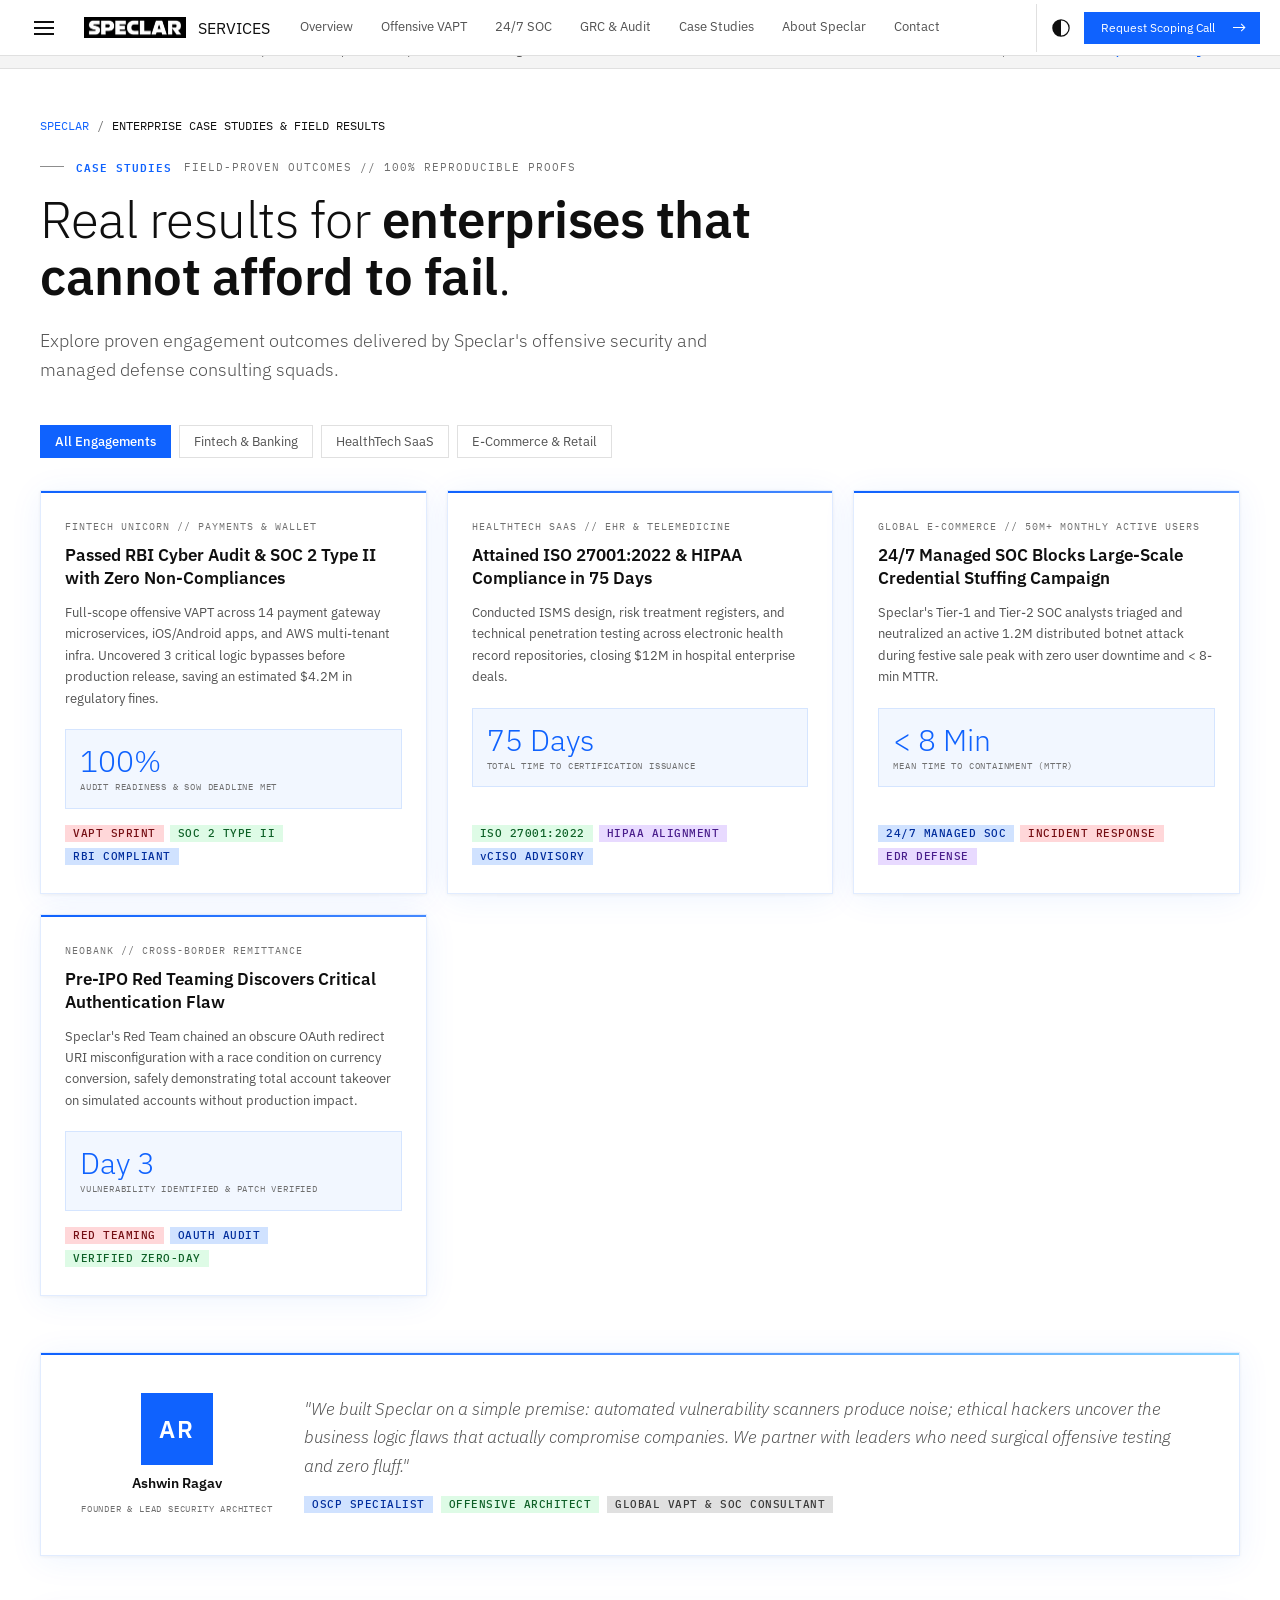
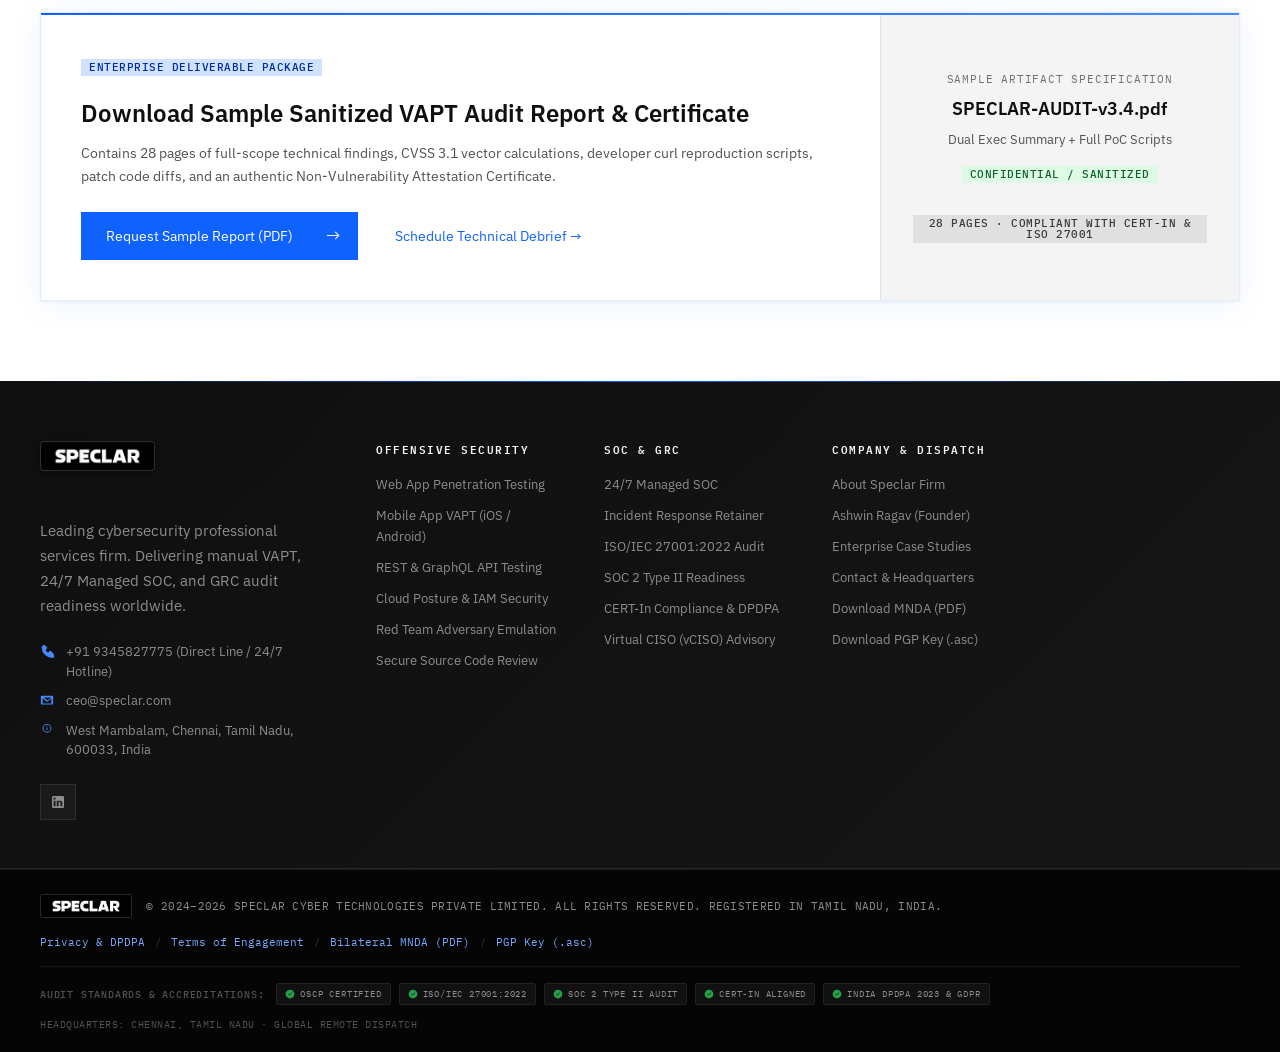
<file: case-studies.html>
<!DOCTYPE html>
<html lang="en" data-theme="white">
<head>
  <meta charset="UTF-8" />
  <meta name="viewport" content="width=device-width, initial-scale=1.0" />
  <title>Enterprise Case Studies // SPECLAR — Pure Cybersecurity Services</title>
  <meta name="description" content="Explore real cybersecurity engagement case studies from Speclar: FinTech zero-day discoveries, 22-minute ransomware containment, and 60-day ISO 27001 certifications." />
  <meta name="keywords" content="cybersecurity case studies, VAPT results, SOC incident response cases, ISO 27001 success, Speclar, Ashwin Ragav" />

  <!-- IBM Plex Fonts -->
  <link rel="preconnect" href="https://fonts.googleapis.com" />
  <link rel="preconnect" href="https://fonts.gstatic.com" crossorigin />
  <link href="https://fonts.googleapis.com/css2?family=IBM+Plex+Mono:ital,wght@0,400;0,500;0,600;1,400&family=IBM+Plex+Sans:ital,wght@0,300;0,400;0,500;0,600;0,700;1,400&display=swap" rel="stylesheet" />

  <!-- Core Stylesheet -->
  <link rel="stylesheet" href="styles.css" />
</head>
<body class="cds--theme-carbon">

  <!-- Scroll Progress Indicator -->
  <div id="scroll-progress-bar" style="position: fixed; top: 0; left: 0; height: 3px; background: #0f62fe; width: 0%; z-index: 10000; transition: width 0.1s linear;"></div>

  <!-- 24/7 Hotline Bar -->
  <div class="cds--emergency-hotline-bar" role="region" aria-label="Incident Response Hotline">
    <div>
      <span style="background: #da1e28; color: #fff; padding: 2px 8px; font-weight: 700; font-size: 0.625rem; letter-spacing: 1px;">24/7 EMERGENCY</span>
      <strong>ACTIVE EXPLOIT OUTBREAK?</strong> Direct Incident Commander Hotline:
      <a href="tel:+919345827775" style="color: #78a9ff; margin-left: 6px; text-decoration: underline;">+91 9345827775</a>
    </div>
    <div>
      <span style="color: #6f6f6f;">Guaranteed &lt; 14-Minute Triage SLA</span>
      <a href="contact.html#quick-intake" style="margin-left: 12px; color: #78a9ff;">Emergency Breach SOW →</a>
    </div>
  </div>

  <!-- Pure Consulting Notice Bar -->
  <div class="cds--top-notice-bar" role="region" aria-label="Service Provider Model Notice">
    <div>
      <span class="cds--pulse-indicator" style="background: #24a148; width: 8px; height: 8px; display: inline-block; border-radius: 50%; margin-right: 8px;"></span>
      <strong>PROVEN RESULTS:</strong> 500+ audits, 0% false positives, 100% human logic.
    </div>
    <div>
      <span style="color: var(--cds-text-helper); margin-right: 12px;">Executive Contact: ceo@speclar.com</span>
      <a href="contact.html" style="color: var(--cds-link-primary); font-weight: 600;">Scope Your Project →</a>
    </div>
  </div>

  <!-- Global Header -->
  <header class="cds--header" role="banner">
    <div class="cds--header__left">
      <button id="menu-trigger" class="cds--header__menu-trigger" aria-label="Toggle navigation drawer">
        <svg width="20" height="20" viewBox="0 0 20 20" fill="currentColor">
          <rect y="3" width="20" height="2"/>
          <rect y="9" width="20" height="2"/>
          <rect y="15" width="20" height="2"/>
        </svg>
      </button>

      <a href="index.html" class="cds--header__brand" aria-label="SPECLAR Homepage">
        <img src="speclar-logo.png" alt="SPECLAR Logo" class="speclar-brand-logo-img" />
        <span class="cds--header__brand-sub">SERVICES</span>
      </a>

      <nav class="cds--header__nav" aria-label="Main Navigation">
        <ul class="cds--header__nav-list">
          <li class="cds--header__nav-item"><a href="index.html" class="cds--header__nav-link">Overview</a></li>
          <li class="cds--header__nav-item"><a href="vapt.html" class="cds--header__nav-link">Offensive VAPT</a></li>
          <li class="cds--header__nav-item"><a href="soc.html" class="cds--header__nav-link">24/7 SOC</a></li>
          <li class="cds--header__nav-item"><a href="grc.html" class="cds--header__nav-link">GRC & Audit</a></li>
          <li class="cds--header__nav-item"><a href="case-studies.html" class="cds--header__nav-link is-active">Case Studies</a></li>
          <li class="cds--header__nav-item"><a href="about.html" class="cds--header__nav-link">About Speclar</a></li>
          <li class="cds--header__nav-item"><a href="contact.html" class="cds--header__nav-link">Contact</a></li>
        </ul>
      </nav>
    </div>

    <div class="cds--header__actions">
      <button id="theme-toggle" class="cds--header__action-btn" aria-label="Toggle color theme" title="Toggle theme">
        <svg width="18" height="18" viewBox="0 0 16 16" fill="currentColor">
          <path d="M8 1a7 7 0 1 0 0 14A7 7 0 0 0 8 1zm0 13V2a6 6 0 1 1 0 12z"/>
        </svg>
      </button>

      <a href="contact.html#quick-intake" class="cds--btn cds--btn--primary cds--btn--sm">
        <span>Request Scoping Call</span>
        <svg viewBox="0 0 16 16"><path d="M10.5 3.5 9.8 4.2 12.6 7H2v1h10.6L9.8 10.8l.7.7 4-4z"/></svg>
      </a>
    </div>
  </header>

  <!-- Side Navigation Drawer -->
  <aside id="side-nav" class="cds--side-nav" aria-label="Side Navigation">
    <div style="padding: 16px 20px; border-bottom: 1px solid var(--cds-border-subtle); display: flex; align-items: center; justify-content: space-between;">
      <span style="font-family: var(--cds-font-mono); font-size: 0.75rem; color: var(--cds-text-helper);">NAV // DIRECTORY</span>
      <button id="menu-close" style="background: none; border: none; color: var(--cds-text-primary); cursor: pointer; font-size: 1.25rem;">✕</button>
    </div>
    <ul class="cds--side-nav__items">
      <li><a href="index.html" class="cds--side-nav__link">00 // Home Overview</a></li>
      <li><a href="vapt.html" class="cds--side-nav__link">01 // Offensive VAPT</a></li>
      <li><a href="soc.html" class="cds--side-nav__link">02 // 24/7 Managed SOC</a></li>
      <li><a href="grc.html" class="cds--side-nav__link">03 // GRC & Compliance</a></li>
      <li><a href="case-studies.html" class="cds--side-nav__link is-active">04 // Enterprise Case Studies</a></li>
      <li><a href="about.html" class="cds--side-nav__link">05 // About & Founder</a></li>
      <li><a href="contact.html" class="cds--side-nav__link">06 // Contact & Dispatch</a></li>
    </ul>
    <div style="padding: 24px 20px; margin-top: auto; border-top: 1px solid var(--cds-border-subtle); font-size: 0.75rem; color: var(--cds-text-secondary);">
      <div style="font-weight: 600; color: var(--cds-text-primary); margin-bottom: 4px;">Direct Phone Line</div>
      <a href="tel:+919345827775" style="color: var(--cds-interactive-01); text-decoration: none; font-family: var(--cds-font-mono); font-size: 0.875rem;">+91 9345827775</a>
      <div style="margin-top: 12px; font-weight: 600; color: var(--cds-text-primary); margin-bottom: 4px;">Case Inquiries</div>
      <a href="mailto:ceo@speclar.com" style="color: var(--cds-interactive-01); text-decoration: none; font-family: var(--cds-font-mono);">ceo@speclar.com</a>
    </div>
  </aside>

  <!-- Main Content -->
  <main class="cds--content" role="main" style="padding-top: 48px; padding-bottom: 80px;">
    <div class="cds--grid">

      <!-- Breadcrumbs -->
      <nav class="cds--breadcrumb" aria-label="Breadcrumb" style="display: flex; gap: 8px; font-family: var(--cds-font-mono); font-size: 0.75rem; color: var(--cds-text-helper); margin-bottom: 24px;">
        <a href="index.html" style="color: var(--cds-interactive-01); text-decoration: none;">SPECLAR</a>
        <span>/</span>
        <span style="color: var(--cds-text-primary);">ENTERPRISE CASE STUDIES & FIELD RESULTS</span>
      </nav>

      <!-- Executive Header -->
      <div class="cds--screen-header" style="margin-bottom: 40px;">
        <div class="cds--screen-meta">
          <span class="cds--screen-number">CASE STUDIES</span>
          <span>FIELD-PROVEN OUTCOMES // 100% REPRODUCIBLE PROOFS</span>
        </div>
        <h1 class="cds--display-heading">
          Real results for <strong>enterprises that cannot afford to fail</strong>.
        </h1>
        <p class="cds--display-subtitle">
          Explore proven engagement outcomes delivered by Speclar's offensive security and managed defense consulting squads.
        </p>
      </div>

      <!-- Category Filter Pills -->
      <div class="cds--pill-options" style="margin-bottom: 32px;">
        <button class="cds--pill-btn is-active" data-case-filter="all">All Engagements</button>
        <button class="cds--pill-btn" data-case-filter="fintech">Fintech & Banking</button>
        <button class="cds--pill-btn" data-case-filter="healthtech">HealthTech SaaS</button>
        <button class="cds--pill-btn" data-case-filter="ecommerce">E-Commerce & Retail</button>
      </div>

      <!-- Case Studies Grid -->
      <div class="liquid-cases-grid">

        <!-- Case 1 -->
        <div class="liquid-case-card" data-case-category="fintech">
          <div>
            <div class="case-industry">FINTECH UNICORN // PAYMENTS & WALLET</div>
            <h3 class="case-title">Passed RBI Cyber Audit & SOC 2 Type II with Zero Non-Compliances</h3>
            <p class="case-scope">
              Full-scope offensive VAPT across 14 payment gateway microservices, iOS/Android apps, and AWS multi-tenant infra. Uncovered 3 critical logic bypasses before production release, saving an estimated $4.2M in regulatory fines.
            </p>
            <div class="case-metric-box">
              <div class="case-metric-val">100%</div>
              <div class="case-metric-lbl">AUDIT READINESS & SOW DEADLINE MET</div>
            </div>
          </div>
          <div class="case-tags">
            <span class="cds--tag cds--tag--red">VAPT SPRINT</span>
            <span class="cds--tag cds--tag--green">SOC 2 TYPE II</span>
            <span class="cds--tag cds--tag--blue">RBI COMPLIANT</span>
          </div>
        </div>

        <!-- Case 2 -->
        <div class="liquid-case-card" data-case-category="healthtech">
          <div>
            <div class="case-industry">HEALTHTECH SAAS // EHR & TELEMEDICINE</div>
            <h3 class="case-title">Attained ISO 27001:2022 & HIPAA Compliance in 75 Days</h3>
            <p class="case-scope">
              Conducted ISMS design, risk treatment registers, and technical penetration testing across electronic health record repositories, closing $12M in hospital enterprise deals.
            </p>
            <div class="case-metric-box">
              <div class="case-metric-val">75 Days</div>
              <div class="case-metric-lbl">TOTAL TIME TO CERTIFICATION ISSUANCE</div>
            </div>
          </div>
          <div class="case-tags">
            <span class="cds--tag cds--tag--green">ISO 27001:2022</span>
            <span class="cds--tag cds--tag--purple">HIPAA ALIGNMENT</span>
            <span class="cds--tag cds--tag--blue">vCISO ADVISORY</span>
          </div>
        </div>

        <!-- Case 3 -->
        <div class="liquid-case-card" data-case-category="ecommerce">
          <div>
            <div class="case-industry">GLOBAL E-COMMERCE // 50M+ MONTHLY ACTIVE USERS</div>
            <h3 class="case-title">24/7 Managed SOC Blocks Large-Scale Credential Stuffing Campaign</h3>
            <p class="case-scope">
              Speclar's Tier-1 and Tier-2 SOC analysts triaged and neutralized an active 1.2M distributed botnet attack during festive sale peak with zero user downtime and &lt; 8-min MTTR.
            </p>
            <div class="case-metric-box">
              <div class="case-metric-val">&lt; 8 Min</div>
              <div class="case-metric-lbl">MEAN TIME TO CONTAINMENT (MTTR)</div>
            </div>
          </div>
          <div class="case-tags">
            <span class="cds--tag cds--tag--blue">24/7 MANAGED SOC</span>
            <span class="cds--tag cds--tag--red">INCIDENT RESPONSE</span>
            <span class="cds--tag cds--tag--purple">EDR DEFENSE</span>
          </div>
        </div>

        <!-- Case 4 -->
        <div class="liquid-case-card" data-case-category="fintech">
          <div>
            <div class="case-industry">NEOBANK // CROSS-BORDER REMITTANCE</div>
            <h3 class="case-title">Pre-IPO Red Teaming Discovers Critical Authentication Flaw</h3>
            <p class="case-scope">
              Speclar's Red Team chained an obscure OAuth redirect URI misconfiguration with a race condition on currency conversion, safely demonstrating total account takeover on simulated accounts without production impact.
            </p>
            <div class="case-metric-box">
              <div class="case-metric-val">Day 3</div>
              <div class="case-metric-lbl">VULNERABILITY IDENTIFIED & PATCH VERIFIED</div>
            </div>
          </div>
          <div class="case-tags">
            <span class="cds--tag cds--tag--red">RED TEAMING</span>
            <span class="cds--tag cds--tag--blue">OAUTH AUDIT</span>
            <span class="cds--tag cds--tag--green">VERIFIED ZERO-DAY</span>
          </div>
        </div>

      </div>

      <!-- Founder Card -->
      <div class="cds--founder-card" style="margin-top: 56px;">
        <div class="cds--founder-avatar-box">
          <div class="cds--founder-initials">AR</div>
          <div class="cds--founder-name">Ashwin Ragav</div>
          <div class="cds--founder-title">FOUNDER & LEAD SECURITY ARCHITECT</div>
        </div>
        <div>
          <div class="cds--founder-quote">
            "We built Speclar on a simple premise: automated vulnerability scanners produce noise; ethical hackers uncover the business logic flaws that actually compromise companies. We partner with leaders who need surgical offensive testing and zero fluff."
          </div>
          <div class="cds--founder-creds">
            <span class="cds--tag cds--tag--blue">OSCP SPECIALIST</span>
            <span class="cds--tag cds--tag--green">OFFENSIVE ARCHITECT</span>
            <span class="cds--tag cds--tag--gray">GLOBAL VAPT & SOC CONSULTANT</span>
          </div>
        </div>
      </div>

      <!-- Sample Report Download -->
      <div class="cds--lead-magnet" style="margin-top: 56px;">
        <div>
          <span class="cds--tag cds--tag--blue" style="margin-bottom: 12px;">ENTERPRISE DELIVERABLE PACKAGE</span>
          <h3 class="cds--lead-magnet__title">Download Sample Sanitized VAPT Audit Report & Certificate</h3>
          <p class="cds--lead-magnet__desc">
            Contains 28 pages of full-scope technical findings, CVSS 3.1 vector calculations, developer curl reproduction scripts, patch code diffs, and an authentic Non-Vulnerability Attestation Certificate.
          </p>
          <div style="display: flex; gap: 12px; flex-wrap: wrap;">
            <a href="contact.html#quick-intake" class="cds--btn cds--btn--primary">
              <span>Request Sample Report (PDF)</span>
              <svg viewBox="0 0 16 16"><path d="M10.5 3.5 9.8 4.2 12.6 7H2v1h10.6L9.8 10.8l.7.7 4-4z"/></svg>
            </a>
            <a href="contact.html" class="cds--btn cds--btn--ghost">
              <span>Schedule Technical Debrief →</span>
            </a>
          </div>
        </div>

        <div>
          <div style="font-family: var(--cds-font-mono); font-size: 0.6875rem; color: var(--cds-text-helper); margin-bottom: 8px; letter-spacing: 0.8px;">SAMPLE ARTIFACT SPECIFICATION</div>
          <div style="font-size: 1.125rem; font-weight: 600; color: var(--cds-text-primary); margin-bottom: 8px;">SPECLAR-AUDIT-v3.4.pdf</div>
          <div style="font-size: 0.8125rem; color: var(--cds-text-secondary); margin-bottom: 16px;">Dual Exec Summary + Full PoC Scripts</div>
          <span class="cds--tag cds--tag--green" style="margin-bottom: 8px; display: inline-block;">CONFIDENTIAL / SANITIZED</span>
          <br/>
          <span class="cds--tag cds--tag--gray">28 PAGES · COMPLIANT WITH CERT-IN & ISO 27001</span>
        </div>
      </div>

    </div>
  </main>

  <!-- Global Footer -->
  <footer class="cds--footer" role="contentinfo">

    <!-- Top section: Brand + Columns -->
    <div class="cds--footer__top-bar">
      <div class="cds--grid">
        <div class="cds--footer__columns">

          <!-- Brand Block -->
          <div>
            <div class="cds--footer__brand-block">
              <div class="cds--footer__logo-mark" style="background: transparent; padding: 0;">
                <img src="speclar-logo.png" alt="SPECLAR" class="speclar-brand-logo-img--footer" />
              </div>
            </div>
            <p class="cds--footer__tagline">
              Leading cybersecurity professional services firm. Delivering manual VAPT, 24/7 Managed SOC, and GRC audit readiness worldwide.
            </p>

            <!-- Contact Info -->
            <div class="cds--footer__contact-block">
              <div class="cds--footer__contact-item">
                <svg viewBox="0 0 16 16"><path d="M14.95 10.65 12.44 8.14a1 1 0 0 0-1.41 0l-1.42 1.42a.5.5 0 0 1-.63.07 8.65 8.65 0 0 1-2.55-2.55.5.5 0 0 1 .07-.63L7.92 5a1 1 0 0 0 0-1.41L5.41 1.09a1 1 0 0 0-1.41 0L2.59 2.5A2 2 0 0 0 2 3.93a12 12 0 0 0 12 12 2 2 0 0 0 1.43-.59l1.41-1.41a1 1 0 0 0 0-1.41z"/></svg>
                <div>
                  <a href="tel:+919345827775">+91 9345827775 (Direct Line / 24/7 Hotline)</a>
                </div>
              </div>
              <div class="cds--footer__contact-item">
                <svg viewBox="0 0 16 16"><path d="M14 3H2a1 1 0 0 0-1 1v8a1 1 0 0 0 1 1h12a1 1 0 0 0 1-1V4a1 1 0 0 0-1-1zm-1.15 2-4.35 3.5L4.15 5zm.15 7H3V6.2l4.5 3.6a1 1 0 0 0 1.25 0L13 6.2z"/></svg>
                <div>
                  <a href="mailto:ceo@speclar.com">ceo@speclar.com</a>
                </div>
              </div>
              <div class="cds--footer__contact-item">
                <svg viewBox="0 0 16 16"><path d="M8 1a5 5 0 1 0 0 10A5 5 0 0 0 8 1zm0 9a4 4 0 1 1 0-8 4 4 0 0 1 0 8zm.5-5h-1v3h1zm0-2h-1v1h1z"/></svg>
                <span>West Mambalam, Chennai, Tamil Nadu, 600033, India</span>
              </div>
            </div>

            <!-- Social Handles -->
            <div class="cds--footer__social-row">
              <a href="https://linkedin.com/company/speclar" target="_blank" rel="noopener noreferrer" class="cds--footer__social-btn" aria-label="LinkedIn">
                <svg viewBox="0 0 24 24"><path d="M19 3a2 2 0 0 1 2 2v14a2 2 0 0 1-2 2H5a2 2 0 0 1-2-2V5a2 2 0 0 1 2-2zm-.5 15.5v-5.3a3.26 3.26 0 0 0-3.26-3.26c-.85 0-1.84.52-2.32 1.3v-1.11h-2.79v8.37h2.79v-4.93c0-.77.62-1.4 1.39-1.4a1.4 1.4 0 0 1 1.4 1.4v4.93zM6.88 8.56a1.68 1.68 0 0 0 1.68-1.68c0-.93-.75-1.69-1.68-1.69a1.69 1.69 0 0 0-1.69 1.69c0 .93.76 1.68 1.69 1.68m1.39 9.94v-8.37H5.5v8.37z"/></svg>
              </a>
            </div>
          </div>

          <!-- Offensive Security Column -->
          <div>
            <h4 class="cds--footer__col-title">Offensive Security</h4>
            <ul class="cds--footer__links">
              <li><a href="vapt.html">Web App Penetration Testing</a></li>
              <li><a href="vapt.html">Mobile App VAPT (iOS / Android)</a></li>
              <li><a href="vapt.html">REST & GraphQL API Testing</a></li>
              <li><a href="vapt.html">Cloud Posture & IAM Security</a></li>
              <li><a href="vapt.html">Red Team Adversary Emulation</a></li>
              <li><a href="vapt.html">Secure Source Code Review</a></li>
            </ul>
          </div>

          <!-- SOC & GRC Column -->
          <div>
            <h4 class="cds--footer__col-title">SOC & GRC</h4>
            <ul class="cds--footer__links">
              <li><a href="soc.html">24/7 Managed SOC</a></li>
              <li><a href="soc.html">Incident Response Retainer</a></li>
              <li><a href="grc.html">ISO/IEC 27001:2022 Audit</a></li>
              <li><a href="grc.html">SOC 2 Type II Readiness</a></li>
              <li><a href="grc.html">CERT-In Compliance & DPDPA</a></li>
              <li><a href="grc.html">Virtual CISO (vCISO) Advisory</a></li>
            </ul>
          </div>

          <!-- Company & Dispatch Column -->
          <div>
            <h4 class="cds--footer__col-title">Company & Dispatch</h4>
            <ul class="cds--footer__links">
              <li><a href="about.html">About Speclar Firm</a></li>
              <li><a href="about.html#leadership">Ashwin Ragav (Founder)</a></li>
              <li><a href="case-studies.html">Enterprise Case Studies</a></li>
              <li><a href="contact.html">Contact & Headquarters</a></li>
              <li><a href="speclar-bilateral-mnda.pdf" download="speclar-bilateral-mnda.pdf">Download MNDA (PDF)</a></li>
              <li><a href="speclar-pgp-key.asc" download="speclar-pgp-key.asc">Download PGP Key (.asc)</a></li>
            </ul>
          </div>
        </div>
      </div>
    </div>

    <!-- Bottom Bar with Logo -->
    <div class="cds--footer__bottom">
      <div class="cds--grid">
        <!-- Row 1: Brand Logo + Copyright & Legal Links -->
        <div class="cds--footer__bottom-row">
          <div class="cds--footer__bottom-brand">
            <img src="speclar-logo.png" alt="SPECLAR Logo" class="speclar-bottom-logo" />
            <span class="cds--footer__copyright">
              © 2024–2026 SPECLAR CYBER TECHNOLOGIES PRIVATE LIMITED. ALL RIGHTS RESERVED. REGISTERED IN TAMIL NADU, INDIA.
            </span>
          </div>
          <div class="cds--footer__legal-links">
            <a href="javascript:void(0)" data-modal-target="privacy-modal" class="cds--footer__legal-link">Privacy & DPDPA</a>
            <span class="cds--footer__divider">/</span>
            <a href="javascript:void(0)" data-modal-target="terms-modal" class="cds--footer__legal-link">Terms of Engagement</a>
            <span class="cds--footer__divider">/</span>
            <a href="speclar-bilateral-mnda.pdf" download="speclar-bilateral-mnda.pdf" class="cds--footer__legal-link">Bilateral MNDA (PDF)</a>
            <span class="cds--footer__divider">/</span>
            <a href="speclar-pgp-key.asc" download="speclar-pgp-key.asc" class="cds--footer__legal-link">PGP Key (.asc)</a>
          </div>
        </div>

        <div class="cds--footer__bottom-sep"></div>

        <!-- Row 2: Compliance Seals & Global Dispatch -->
        <div class="cds--footer__badges-row">
          <div class="cds--footer__badges-left">
            <span class="cds--footer__badges-label">AUDIT STANDARDS & ACCREDITATIONS:</span>
            <div class="cds--footer__cert-badges">
              <span class="cds--footer__cert-badge"><svg viewBox="0 0 16 16"><path d="M8 1a7 7 0 1 0 7 7 7 7 0 0 0-7-7zm3 5.4-3.7 3.7a.5.5 0 0 1-.7 0L5 8.5l.7-.7 1.3 1.3L10.3 5.7z"/></svg>OSCP CERTIFIED</span>
              <span class="cds--footer__cert-badge"><svg viewBox="0 0 16 16"><path d="M8 1a7 7 0 1 0 7 7 7 7 0 0 0-7-7zm3 5.4-3.7 3.7a.5.5 0 0 1-.7 0L5 8.5l.7-.7 1.3 1.3L10.3 5.7z"/></svg>ISO/IEC 27001:2022</span>
              <span class="cds--footer__cert-badge"><svg viewBox="0 0 16 16"><path d="M8 1a7 7 0 1 0 7 7 7 7 0 0 0-7-7zm3 5.4-3.7 3.7a.5.5 0 0 1-.7 0L5 8.5l.7-.7 1.3 1.3L10.3 5.7z"/></svg>SOC 2 TYPE II AUDIT</span>
              <span class="cds--footer__cert-badge"><svg viewBox="0 0 16 16"><path d="M8 1a7 7 0 1 0 7 7 7 7 0 0 0-7-7zm3 5.4-3.7 3.7a.5.5 0 0 1-.7 0L5 8.5l.7-.7 1.3 1.3L10.3 5.7z"/></svg>CERT-IN ALIGNED</span>
              <span class="cds--footer__cert-badge"><svg viewBox="0 0 16 16"><path d="M8 1a7 7 0 1 0 7 7 7 7 0 0 0-7-7zm3 5.4-3.7 3.7a.5.5 0 0 1-.7 0L5 8.5l.7-.7 1.3 1.3L10.3 5.7z"/></svg>INDIA DPDPA 2023 & GDPR</span>
            </div>
          </div>
          <div class="cds--footer__dispatch-tag">
            HEADQUARTERS: CHENNAI, TAMIL NADU · GLOBAL REMOTE DISPATCH
          </div>
        </div>
      </div>
    </div>
  </footer>

  <script src="canvas-scene.js"></script>
  <script src="app.js"></script>
</body>
</html>
</file>
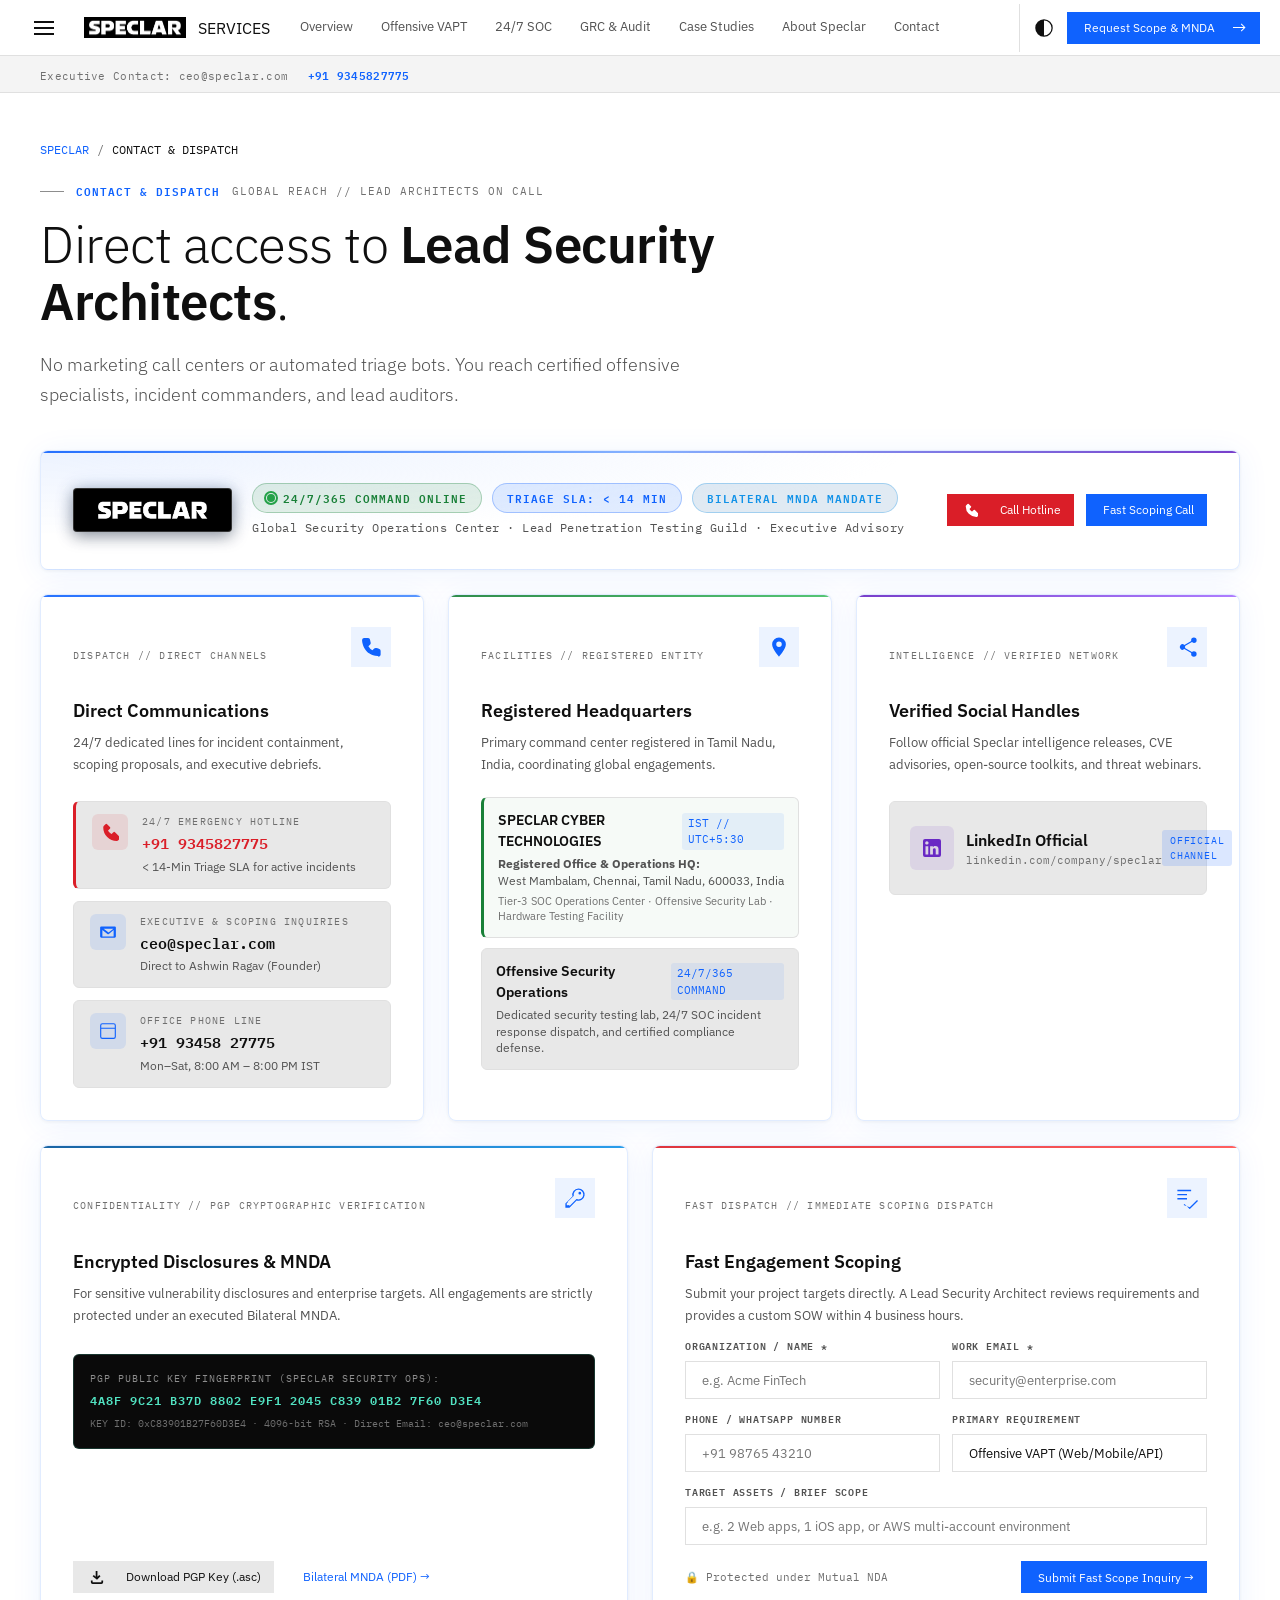
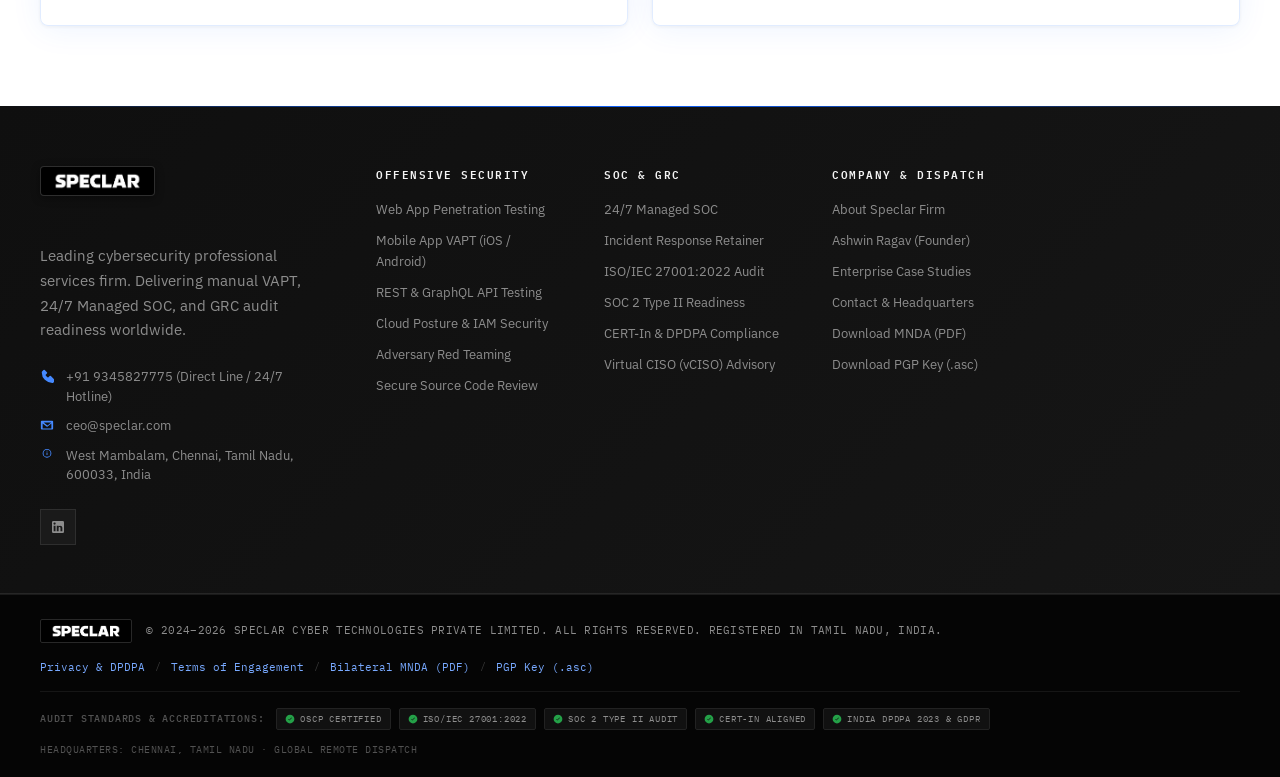
<file: contact.html>
<!DOCTYPE html>
<html lang="en" data-theme="white">
<head>
  <meta charset="UTF-8" />
  <meta name="viewport" content="width=device-width, initial-scale=1.0" />
  <title>Contact & Global Dispatch // SPECLAR — Pure Cybersecurity Services</title>
  <meta name="description" content="Contact Speclar Cyber Technologies. 24/7 Incident Hotline: +91 9345827775. Executive dispatch: ceo@speclar.com. Headquartered in Tamil Nadu, India." />
  <meta name="keywords" content="Speclar contact, cybersecurity hotline, Ashwin Ragav, Chennai, Tamil Nadu, VAPT contact, SOC emergency response" />

  <!-- IBM Plex Fonts -->
  <link rel="preconnect" href="https://fonts.googleapis.com" />
  <link rel="preconnect" href="https://fonts.gstatic.com" crossorigin />
  <link href="https://fonts.googleapis.com/css2?family=IBM+Plex+Mono:ital,wght@0,400;0,500;0,600;1,400&family=IBM+Plex+Sans:ital,wght@0,300;0,400;0,500;0,600;0,700;1,400&display=swap" rel="stylesheet" />

  <!-- Core Stylesheet -->
  <link rel="stylesheet" href="styles.css" />
</head>
<body class="cds--theme-carbon">

  <!-- Scroll Progress Indicator -->
  <div id="scroll-progress-bar" style="position: fixed; top: 0; left: 0; height: 3px; background: #0f62fe; width: 0%; z-index: 10000; transition: width 0.1s linear;"></div>

  <!-- 24/7 Hotline Bar -->
  <div class="cds--emergency-hotline-bar" role="region" aria-label="Incident Response Hotline">
    <div>
      <span style="background: #da1e28; color: #fff; padding: 2px 8px; font-weight: 700; font-size: 0.625rem; letter-spacing: 1px;">24/7 EMERGENCY</span>
      <strong>ACTIVE BREACH OR EXPLOIT OUTBREAK?</strong> Direct Incident Commander Hotline:
      <a href="tel:+919345827775" style="color: #78a9ff; margin-left: 6px; text-decoration: underline;">+91 9345827775</a>
    </div>
    <div>
      <span style="color: #6f6f6f;">Guaranteed &lt; 14-Minute Triage SLA</span>
      <a href="contact.html#quick-intake" style="margin-left: 12px; color: #78a9ff;">Emergency Breach SOW →</a>
    </div>
  </div>

  <!-- Pure Consulting Notice Bar -->
  <div class="cds--top-notice-bar" role="region" aria-label="Service Provider Model Notice">
    <div>
      <span class="cds--pulse-indicator" style="background: #24a148; width: 8px; height: 8px; display: inline-block; border-radius: 50%; margin-right: 8px;"></span>
      <strong>PURE CYBERSECURITY SERVICES FIRM:</strong> Manual VAPT, 24/7 Managed SOC, GRC Consulting. We do not sell automated SaaS products.
    </div>
    <div>
      <span style="color: var(--cds-text-helper); margin-right: 12px;">Executive Contact: ceo@speclar.com</span>
      <a href="tel:+919345827775" style="color: var(--cds-link-primary); font-weight: 600;">+91 9345827775</a>
    </div>
  </div>

  <!-- Global Header -->
  <header class="cds--header" role="banner">
    <div class="cds--header__left">
      <button id="menu-trigger" class="cds--header__menu-trigger" aria-label="Toggle navigation drawer">
        <svg width="20" height="20" viewBox="0 0 20 20" fill="currentColor">
          <rect y="3" width="20" height="2"/>
          <rect y="9" width="20" height="2"/>
          <rect y="15" width="20" height="2"/>
        </svg>
      </button>

      <a href="index.html" class="cds--header__brand" aria-label="SPECLAR Homepage">
        <img src="speclar-logo.png" alt="SPECLAR Logo" class="speclar-brand-logo-img" />
        <span class="cds--header__brand-sub">SERVICES</span>
      </a>

      <nav class="cds--header__nav" aria-label="Main Navigation">
        <ul class="cds--header__nav-list">
          <li class="cds--header__nav-item"><a href="index.html" class="cds--header__nav-link">Overview</a></li>
          <li class="cds--header__nav-item"><a href="vapt.html" class="cds--header__nav-link">Offensive VAPT</a></li>
          <li class="cds--header__nav-item"><a href="soc.html" class="cds--header__nav-link">24/7 SOC</a></li>
          <li class="cds--header__nav-item"><a href="grc.html" class="cds--header__nav-link">GRC & Audit</a></li>
          <li class="cds--header__nav-item"><a href="case-studies.html" class="cds--header__nav-link">Case Studies</a></li>
          <li class="cds--header__nav-item"><a href="about.html" class="cds--header__nav-link">About Speclar</a></li>
          <li class="cds--header__nav-item"><a href="contact.html" class="cds--header__nav-link is-active">Contact</a></li>
        </ul>
      </nav>
    </div>

    <div class="cds--header__actions">
      <button id="theme-toggle" class="cds--header__action-btn" aria-label="Toggle color theme" title="Toggle theme">
        <svg width="18" height="18" viewBox="0 0 16 16" fill="currentColor">
          <path d="M8 1a7 7 0 1 0 0 14A7 7 0 0 0 8 1zm0 13V2a6 6 0 1 1 0 12z"/>
        </svg>
      </button>

      <a href="contact.html#quick-intake" class="cds--btn cds--btn--primary cds--btn--sm">
        <span>Request Scope & MNDA</span>
        <svg viewBox="0 0 16 16"><path d="M10.5 3.5 9.8 4.2 12.6 7H2v1h10.6L9.8 10.8l.7.7 4-4z"/></svg>
      </a>
    </div>
  </header>

  <!-- Side Navigation Drawer -->
  <aside id="side-nav" class="cds--side-nav" aria-label="Side Navigation">
    <div style="padding: 16px 20px; border-bottom: 1px solid var(--cds-border-subtle); display: flex; align-items: center; justify-content: space-between;">
      <span style="font-family: var(--cds-font-mono); font-size: 0.75rem; color: var(--cds-text-helper);">NAV // DIRECTORY</span>
      <button id="menu-close" style="background: none; border: none; color: var(--cds-text-primary); cursor: pointer; font-size: 1.25rem;">✕</button>
    </div>
    <ul class="cds--side-nav__items">
      <li><a href="index.html" class="cds--side-nav__link">00 // Home Overview</a></li>
      <li><a href="vapt.html" class="cds--side-nav__link">01 // Offensive VAPT</a></li>
      <li><a href="soc.html" class="cds--side-nav__link">02 // 24/7 Managed SOC</a></li>
      <li><a href="grc.html" class="cds--side-nav__link">03 // GRC & Compliance</a></li>
      <li><a href="case-studies.html" class="cds--side-nav__link">04 // Enterprise Case Studies</a></li>
      <li><a href="about.html" class="cds--side-nav__link">05 // About & Founder</a></li>
      <li><a href="contact.html" class="cds--side-nav__link is-active">06 // Contact & Dispatch</a></li>
    </ul>
    <div style="padding: 24px 20px; margin-top: auto; border-top: 1px solid var(--cds-border-subtle); font-size: 0.75rem; color: var(--cds-text-secondary);">
      <div style="font-weight: 600; color: var(--cds-text-primary); margin-bottom: 4px;">24/7 Emergency Line</div>
      <a href="tel:+919345827775" style="color: #da1e28; text-decoration: none; font-family: var(--cds-font-mono); font-size: 0.875rem;">+91 9345827775</a>
      <div style="margin-top: 12px; font-weight: 600; color: var(--cds-text-primary); margin-bottom: 4px;">Direct Inquiries</div>
      <a href="mailto:ceo@speclar.com" style="color: var(--cds-interactive-01); text-decoration: none; font-family: var(--cds-font-mono);">ceo@speclar.com</a>
    </div>
  </aside>

  <!-- Main Content -->
  <main class="cds--content" role="main" style="padding-top: 48px; padding-bottom: 80px;">
    <div class="cds--grid">

      <!-- Breadcrumbs -->
      <nav class="cds--breadcrumb" aria-label="Breadcrumb" style="display: flex; gap: 8px; font-family: var(--cds-font-mono); font-size: 0.75rem; color: var(--cds-text-helper); margin-bottom: 24px;">
        <a href="index.html" style="color: var(--cds-interactive-01); text-decoration: none;">SPECLAR</a>
        <span>/</span>
        <span style="color: var(--cds-text-primary);">CONTACT & DISPATCH</span>
      </nav>

      <!-- Executive Header -->
      <div class="cds--screen-header" style="margin-bottom: 40px;">
        <div class="cds--screen-meta">
          <span class="cds--screen-number">CONTACT & DISPATCH</span>
          <span>GLOBAL REACH // LEAD ARCHITECTS ON CALL</span>
        </div>
        <h1 class="cds--display-heading">
          Direct access to <strong>Lead Security Architects</strong>.
        </h1>
        <p class="cds--display-subtitle">
          No marketing call centers or automated triage bots. You reach certified offensive specialists, incident commanders, and lead auditors.
        </p>
      </div>

      <!-- Liquid Display Bento Grid -->
      <div class="liquid-bento-grid">

        <!-- Top Command Banner -->
        <div class="liquid-display-tile liquid-display-tile--hero liquid-tile--col-12" style="background: radial-gradient(120% 120% at 0% 0%, rgba(15, 98, 254, 0.08) 0%, var(--liquid-bg) 60%);">
          <div style="display: flex; justify-content: space-between; align-items: center; flex-wrap: wrap; gap: 24px;">
            <div style="display: flex; align-items: center; gap: 20px; flex-wrap: wrap;">
              <div class="liquid-brand-badge">
                <img src="speclar-logo.png" alt="SPECLAR Logo" />
              </div>
              <div>
                <div style="display: flex; align-items: center; gap: 10px; flex-wrap: wrap; margin-bottom: 6px;">
                  <span class="liquid-pulse-pill liquid-pulse-pill--green">
                    <span class="liquid-pulse-dot"></span>24/7/365 COMMAND ONLINE
                  </span>
                  <span class="liquid-pulse-pill liquid-pulse-pill--blue">
                    TRIAGE SLA: &lt; 14 MIN
                  </span>
                  <span class="liquid-pulse-pill liquid-pulse-pill--cyan">
                    BILATERAL MNDA MANDATE
                  </span>
                </div>
                <div style="font-family: var(--cds-font-mono); font-size: 0.75rem; color: var(--cds-text-secondary); letter-spacing: 0.5px;">
                  Global Security Operations Center · Lead Penetration Testing Guild · Executive Advisory
                </div>
              </div>
            </div>
            <div style="display: flex; align-items: center; gap: 12px; flex-wrap: wrap;">
              <a href="tel:+919345827775" class="cds--btn cds--btn--danger cds--btn--sm" style="background: #da1e28; color: #ffffff; text-decoration: none;">
                <svg viewBox="0 0 16 16" style="width: 14px; height: 14px; fill: currentColor; margin-right: 6px;"><path d="M14.95 10.65 12.44 8.14a1 1 0 0 0-1.41 0l-1.42 1.42a.5.5 0 0 1-.63.07 8.65 8.65 0 0 1-2.55-2.55.5.5 0 0 1 .07-.63L7.92 5a1 1 0 0 0 0-1.41L5.41 1.09a1 1 0 0 0-1.41 0L2.59 2.5A2 2 0 0 0 2 3.93a12 12 0 0 0 12 12 2 2 0 0 0 1.43-.59l1.41-1.41a1 1 0 0 0 0-1.41z"/></svg>
                <span>Call Hotline</span>
              </a>
              <button data-modal-target="assessment-modal" class="cds--btn cds--btn--primary cds--btn--sm">
                <span>Fast Scoping Call</span>
              </button>
            </div>
          </div>
        </div>

        <!-- Direct Channels -->
        <div class="liquid-display-tile liquid-display-tile--blue liquid-tile--col-4">
          <div>
            <div class="liquid-tile__code">
              DISPATCH // DIRECT CHANNELS
              <div class="liquid-tile__icon"><svg viewBox="0 0 32 32"><path d="M26 29h-.17C6.18 27.87 3.39 11.29 3 6.23A3 3 0 0 1 5.76 3h5.9a3 3 0 0 1 3 2.6 18.5 18.5 0 0 0 .86 3.81 3.11 3.11 0 0 1-.69 3l-2.6 2.6a14.69 14.69 0 0 0 5.83 5.83l2.6-2.6a3.11 3.11 0 0 1 3-.69 18.5 18.5 0 0 0 3.81.86A3 3 0 0 1 30 21.34v5.9A3 3 0 0 1 27.24 30z"/></svg></div>
            </div>
            <h3 class="liquid-tile__heading">Direct Communications</h3>
            <p class="liquid-tile__copy" style="margin-bottom: 8px;">
              24/7 dedicated lines for incident containment, scoping proposals, and executive debriefs.
            </p>
          </div>

          <div class="liquid-contact-row">
            <div class="liquid-contact-item" style="border-left: 3px solid #da1e28;">
              <div class="liquid-contact-item__icon" style="background: rgba(218, 30, 40, 0.1);">
                <svg viewBox="0 0 16 16" style="fill: #da1e28;"><path d="M14.95 10.65 12.44 8.14a1 1 0 0 0-1.41 0l-1.42 1.42a.5.5 0 0 1-.63.07 8.65 8.65 0 0 1-2.55-2.55.5.5 0 0 1 .07-.63L7.92 5a1 1 0 0 0 0-1.41L5.41 1.09a1 1 0 0 0-1.41 0L2.59 2.5A2 2 0 0 0 2 3.93a12 12 0 0 0 12 12 2 2 0 0 0 1.43-.59l1.41-1.41a1 1 0 0 0 0-1.41z"/></svg>
              </div>
              <div style="flex-grow: 1;">
                <div class="liquid-contact-item__label">24/7 Emergency Hotline</div>
                <a href="tel:+919345827775" class="liquid-contact-item__val" style="color: #da1e28; font-family: var(--cds-font-mono);">+91 9345827775</a>
                <div class="liquid-contact-item__sub">&lt; 14-Min Triage SLA for active incidents</div>
              </div>
            </div>

            <div class="liquid-contact-item">
              <div class="liquid-contact-item__icon">
                <svg viewBox="0 0 16 16"><path d="M14 3H2a1 1 0 0 0-1 1v8a1 1 0 0 0 1 1h12a1 1 0 0 0 1-1V4a1 1 0 0 0-1-1zm-1.15 2-4.35 3.5L4.15 5zm.15 7H3V6.2l4.5 3.6a1 1 0 0 0 1.25 0L13 6.2z"/></svg>
              </div>
              <div style="flex-grow: 1;">
                <div class="liquid-contact-item__label">Executive & Scoping Inquiries</div>
                <a href="mailto:ceo@speclar.com" class="liquid-contact-item__val" style="font-family: var(--cds-font-mono);">ceo@speclar.com</a>
                <div class="liquid-contact-item__sub">Direct to Ashwin Ragav (Founder)</div>
              </div>
            </div>

            <div class="liquid-contact-item">
              <div class="liquid-contact-item__icon">
                <svg viewBox="0 0 16 16"><path d="M13 1H3a2 2 0 0 0-2 2v10a2 2 0 0 0 2 2h10a2 2 0 0 0 2-2V3a2 2 0 0 0-2-2zM3 2h10a1 1 0 0 1 1 1v2H2V3a1 1 0 0 1 1-1zm10 12H3a1 1 0 0 1-1-1V6h12v7a1 1 0 0 1-1 1z"/></svg>
              </div>
              <div style="flex-grow: 1;">
                <div class="liquid-contact-item__label">Office Phone Line</div>
                <a href="tel:+919345827775" class="liquid-contact-item__val" style="font-family: var(--cds-font-mono);">+91 93458 27775</a>
                <div class="liquid-contact-item__sub">Mon–Sat, 8:00 AM – 8:00 PM IST</div>
              </div>
            </div>
          </div>
        </div>

        <!-- Headquarters & Facilities -->
        <div class="liquid-display-tile liquid-display-tile--green liquid-tile--col-4">
          <div>
            <div class="liquid-tile__code">
              FACILITIES // REGISTERED ENTITY
              <div class="liquid-tile__icon"><svg viewBox="0 0 32 32"><path d="M16 2A10.014 10.014 0 0 0 6 12c0 7 10 18 10 18s10-11 10-18A10.014 10.014 0 0 0 16 2zm0 14a4 4 0 1 1 4-4 4.005 4.005 0 0 1-4 4z"/></svg></div>
            </div>
            <h3 class="liquid-tile__heading">Registered Headquarters</h3>
            <p class="liquid-tile__copy" style="margin-bottom: 8px;">
              Primary command center registered in Tamil Nadu, India, coordinating global engagements.
            </p>
          </div>

          <div style="margin-top: 14px;">
            <div class="liquid-hub-item" style="border-left: 3px solid #198038; background: rgba(25, 128, 56, 0.04);">
              <div class="liquid-hub-item__header">
                <span class="liquid-hub-item__name">SPECLAR CYBER TECHNOLOGIES</span>
                <span class="liquid-hub-item__tz">IST // UTC+5:30</span>
              </div>
              <div class="liquid-hub-item__desc">
                <strong>Registered Office & Operations HQ:</strong><br/>
                West Mambalam, Chennai, Tamil Nadu, 600033, India<br/>
                <span style="color: var(--cds-text-helper); font-size: 0.6875rem; margin-top: 4px; display: block;">
                  Tier-3 SOC Operations Center · Offensive Security Lab · Hardware Testing Facility
                </span>
              </div>
            </div>

            <div class="liquid-hub-item">
              <div class="liquid-hub-item__header">
                <span class="liquid-hub-item__name">Offensive Security Operations</span>
                <span class="liquid-hub-item__tz">24/7/365 COMMAND</span>
              </div>
              <div class="liquid-hub-item__desc">
                Dedicated security testing lab, 24/7 SOC incident response dispatch, and certified compliance defense.
              </div>
            </div>
          </div>
        </div>

        <!-- Verified Network -->
        <div class="liquid-display-tile liquid-display-tile--purple liquid-tile--col-4">
          <div>
            <div class="liquid-tile__code">
              INTELLIGENCE // VERIFIED NETWORK
              <div class="liquid-tile__icon"><svg viewBox="0 0 32 32"><path d="M26 22a3.86 3.86 0 0 0-2.8 1.21L13.11 17.5a4.2 4.2 0 0 0 0-3l10.09-5.71A3.86 3.86 0 0 0 26 10a4 4 0 1 0-4-4 3.86 3.86 0 0 0 .2 1.21L12.11 12.92a4 4 0 1 0 0 6.16l10.09 5.71A3.86 3.86 0 0 0 22 26a4 4 0 1 0 4-4z"/></svg></div>
            </div>
            <h3 class="liquid-tile__heading">Verified Social Handles</h3>
            <p class="liquid-tile__copy" style="margin-bottom: 8px;">
              Follow official Speclar intelligence releases, CVE advisories, open-source toolkits, and threat webinars.
            </p>
          </div>

          <div class="liquid-social-grid" style="grid-template-columns: 1fr;">
            <a href="https://linkedin.com/company/speclar" target="_blank" rel="noopener noreferrer" class="liquid-social-card" style="padding: 24px 20px;">
              <div class="liquid-social-card__left">
                <div class="liquid-social-card__icon" style="width: 44px; height: 44px;">
                  <svg viewBox="0 0 24 24" style="width: 24px; height: 24px;"><path d="M19 3a2 2 0 0 1 2 2v14a2 2 0 0 1-2 2H5a2 2 0 0 1-2-2V5a2 2 0 0 1 2-2zm-.5 15.5v-5.3a3.26 3.26 0 0 0-3.26-3.26c-.85 0-1.84.52-2.32 1.3v-1.11h-2.79v8.37h2.79v-4.93c0-.77.62-1.4 1.39-1.4a1.4 1.4 0 0 1 1.4 1.4v4.93zM6.88 8.56a1.68 1.68 0 0 0 1.68-1.68c0-.93-.75-1.69-1.68-1.69a1.69 1.69 0 0 0-1.69 1.69c0 .93.76 1.68 1.69 1.68m1.39 9.94v-8.37H5.5v8.37z"/></svg>
                </div>
                <div>
                  <div class="liquid-social-card__name" style="font-size: 1rem; font-weight: 600;">LinkedIn Official</div>
                  <div class="liquid-social-card__handle">linkedin.com/company/speclar</div>
                </div>
              </div>
              <span class="liquid-social-card__badge" style="background: rgba(15, 98, 254, 0.15); color: #0f62fe;">OFFICIAL CHANNEL</span>
            </a>
          </div>
        </div>

        <!-- PGP & Confidentiality -->
        <div class="liquid-display-tile liquid-display-tile--cyan liquid-tile--col-6">
          <div>
            <div class="liquid-tile__code">
              CONFIDENTIALITY // PGP CRYPTOGRAPHIC VERIFICATION
              <div class="liquid-tile__icon"><svg viewBox="0 0 32 32"><path d="M21 2a8.998 8.998 0 0 0-8.612 11.612L2 24v6h6l10.388-10.388A9 9 0 1 0 21 2zm0 16a7 7 0 0 1-2.31-.39l-.42-.15-.42.3-9.43 9.43L6.83 26l-.41.41H4v-2.83l.41-.41L5.83 22l-.41-.41 8.57-8.57.3-.42-.15-.42A7 7 0 1 1 21 18zm2-11a2 2 0 1 0 2 2 2 2 0 0 0-2-2z"/></svg></div>
            </div>
            <h3 class="liquid-tile__heading">Encrypted Disclosures & MNDA</h3>
            <p class="liquid-tile__copy" style="margin-bottom: 12px;">
              For sensitive vulnerability disclosures and enterprise targets. All engagements are strictly protected under an executed Bilateral MNDA.
            </p>
          </div>

          <div class="liquid-pgp-block">
            <div style="color: #8d8d8d; font-size: 0.625rem; margin-bottom: 4px; letter-spacing: 1px;">PGP PUBLIC KEY FINGERPRINT (SPECLAR SECURITY OPS):</div>
            <div class="liquid-pgp-fp">4A8F 9C21 B37D 8802 E9F1 2045 C839 01B2 7F60 D3E4</div>
            <div style="color: #6f6f6f; font-size: 0.625rem; margin-top: 6px;">
              KEY ID: 0xC83901B27F60D3E4 · 4096-bit RSA · Direct Email: ceo@speclar.com
            </div>
          </div>

          <div style="display: flex; gap: 12px; flex-wrap: wrap; margin-top: auto;">
            <a href="speclar-pgp-key.asc" download="speclar-pgp-key.asc" class="cds--btn cds--btn--secondary cds--btn--sm">
              <svg viewBox="0 0 16 16" style="width: 14px; height: 14px; fill: currentColor; margin-right: 6px;"><path d="M13 12v2H3v-2H1v2a2 2 0 0 0 2 2h10a2 2 0 0 0 2-2v-2zM8 11l4-4-1.4-1.4L8.5 7.7V1h-2v6.7L4.4 5.6 3 7z"/></svg>
              <span>Download PGP Key (.asc)</span>
            </a>
            <a href="speclar-bilateral-mnda.pdf" download="speclar-bilateral-mnda.pdf" class="cds--btn cds--btn--ghost cds--btn--sm">
              <span>Bilateral MNDA (PDF) →</span>
            </a>
          </div>
        </div>

        <!-- Fast Scope Intake Box -->
        <div id="quick-intake" class="liquid-display-tile liquid-display-tile--vapt liquid-tile--col-6">
          <div>
            <div class="liquid-tile__code">
              FAST DISPATCH // IMMEDIATE SCOPING DISPATCH
              <div class="liquid-tile__icon"><svg viewBox="0 0 32 32"><path d="m11 26 1.4-1.4 7.6 7.6 12-12-1.4-1.4-10.6 10.6zm-9-10h14v2H2zm0-6h14v2H2zm0-6h20v2H2z"/></svg></div>
            </div>
            <h3 class="liquid-tile__heading">Fast Engagement Scoping</h3>
            <p class="liquid-tile__copy" style="margin-bottom: 12px;">
              Submit your project targets directly. A Lead Security Architect reviews requirements and provides a custom SOW within 4 business hours.
            </p>
          </div>

          <form id="contact-quick-form" style="display: flex; flex-direction: column; gap: 12px; margin-top: auto;">
            <div style="display: grid; grid-template-columns: 1fr 1fr; gap: 12px;">
              <div>
                <label class="cds--label" for="quick-org" style="font-size: 0.625rem;">ORGANIZATION / NAME *</label>
                <input type="text" id="quick-org" class="cds--text-input" placeholder="e.g. Acme FinTech" required style="font-size: 0.8125rem; height: 38px;" />
              </div>
              <div>
                <label class="cds--label" for="quick-email" style="font-size: 0.625rem;">WORK EMAIL *</label>
                <input type="email" id="quick-email" class="cds--text-input" placeholder="security@enterprise.com" required style="font-size: 0.8125rem; height: 38px;" />
              </div>
            </div>
            <div style="display: grid; grid-template-columns: 1fr 1fr; gap: 12px;">
              <div>
                <label class="cds--label" for="quick-phone" style="font-size: 0.625rem;">PHONE / WHATSAPP NUMBER</label>
                <input type="tel" id="quick-phone" class="cds--text-input" placeholder="+91 98765 43210" style="font-size: 0.8125rem; height: 38px;" />
              </div>
              <div>
                <label class="cds--label" for="quick-service" style="font-size: 0.625rem;">PRIMARY REQUIREMENT</label>
                <select id="quick-service" class="cds--select" style="font-size: 0.8125rem; height: 38px;">
                  <option value="vapt">Offensive VAPT (Web/Mobile/API)</option>
                  <option value="soc">24/7 Managed SOC Telemetry</option>
                  <option value="grc">GRC (ISO 27001 / SOC 2 / CERT-In)</option>
                  <option value="emergency">Active Incident / Emergency IRR</option>
                </select>
              </div>
            </div>
            <div>
              <label class="cds--label" for="quick-scope" style="font-size: 0.625rem;">TARGET ASSETS / BRIEF SCOPE</label>
              <input type="text" id="quick-scope" class="cds--text-input" placeholder="e.g. 2 Web apps, 1 iOS app, or AWS multi-account environment" style="font-size: 0.8125rem; height: 38px;" />
            </div>
            <div style="display: flex; justify-content: space-between; align-items: center; margin-top: 4px;">
              <span style="font-family: var(--cds-font-mono); font-size: 0.6875rem; color: var(--cds-text-helper);">
                🔒 Protected under Mutual NDA
              </span>
              <button type="submit" class="cds--btn cds--btn--primary cds--btn--sm" style="font-size: 0.75rem;">
                <span>Submit Fast Scope Inquiry →</span>
              </button>
            </div>
          </form>
        </div>

      </div>

    </div>
  </main>

  <!-- Global Footer -->
  <footer class="cds--footer" role="contentinfo">

    <!-- Top section: Brand + Columns -->
    <div class="cds--footer__top-bar">
      <div class="cds--grid">
        <div class="cds--footer__columns">

          <!-- Brand Block -->
          <div>
            <div class="cds--footer__brand-block">
              <div class="cds--footer__logo-mark" style="background: transparent; padding: 0;">
                <img src="speclar-logo.png" alt="SPECLAR" class="speclar-brand-logo-img--footer" />
              </div>
            </div>
            <p class="cds--footer__tagline">
              Leading cybersecurity professional services firm. Delivering manual VAPT, 24/7 Managed SOC, and GRC audit readiness worldwide.
            </p>

            <!-- Contact Info -->
            <div class="cds--footer__contact-block">
              <div class="cds--footer__contact-item">
                <svg viewBox="0 0 16 16"><path d="M14.95 10.65 12.44 8.14a1 1 0 0 0-1.41 0l-1.42 1.42a.5.5 0 0 1-.63.07 8.65 8.65 0 0 1-2.55-2.55.5.5 0 0 1 .07-.63L7.92 5a1 1 0 0 0 0-1.41L5.41 1.09a1 1 0 0 0-1.41 0L2.59 2.5A2 2 0 0 0 2 3.93a12 12 0 0 0 12 12 2 2 0 0 0 1.43-.59l1.41-1.41a1 1 0 0 0 0-1.41z"/></svg>
                <div>
                  <a href="tel:+919345827775">+91 9345827775 (Direct Line / 24/7 Hotline)</a>
                </div>
              </div>
              <div class="cds--footer__contact-item">
                <svg viewBox="0 0 16 16"><path d="M14 3H2a1 1 0 0 0-1 1v8a1 1 0 0 0 1 1h12a1 1 0 0 0 1-1V4a1 1 0 0 0-1-1zm-1.15 2-4.35 3.5L4.15 5zm.15 7H3V6.2l4.5 3.6a1 1 0 0 0 1.25 0L13 6.2z"/></svg>
                <div>
                  <a href="mailto:ceo@speclar.com">ceo@speclar.com</a>
                </div>
              </div>
              <div class="cds--footer__contact-item">
                <svg viewBox="0 0 16 16"><path d="M8 1a5 5 0 1 0 0 10A5 5 0 0 0 8 1zm0 9a4 4 0 1 1 0-8 4 4 0 0 1 0 8zm.5-5h-1v3h1zm0-2h-1v1h1z"/></svg>
                <span>West Mambalam, Chennai, Tamil Nadu, 600033, India</span>
              </div>
            </div>

            <!-- Social Handles -->
            <div class="cds--footer__social-row">
              <a href="https://linkedin.com/company/speclar" target="_blank" rel="noopener noreferrer" class="cds--footer__social-btn" aria-label="LinkedIn">
                <svg viewBox="0 0 24 24"><path d="M19 3a2 2 0 0 1 2 2v14a2 2 0 0 1-2 2H5a2 2 0 0 1-2-2V5a2 2 0 0 1 2-2zm-.5 15.5v-5.3a3.26 3.26 0 0 0-3.26-3.26c-.85 0-1.84.52-2.32 1.3v-1.11h-2.79v8.37h2.79v-4.93c0-.77.62-1.4 1.39-1.4a1.4 1.4 0 0 1 1.4 1.4v4.93zM6.88 8.56a1.68 1.68 0 0 0 1.68-1.68c0-.93-.75-1.69-1.68-1.69a1.69 1.69 0 0 0-1.69 1.69c0 .93.76 1.68 1.69 1.68m1.39 9.94v-8.37H5.5v8.37z"/></svg>
              </a>
            </div>
          </div>

          <!-- Offensive Security Column -->
          <div>
            <h4 class="cds--footer__col-title">Offensive Security</h4>
            <ul class="cds--footer__links">
              <li><a href="vapt.html">Web App Penetration Testing</a></li>
              <li><a href="vapt.html">Mobile App VAPT (iOS / Android)</a></li>
              <li><a href="vapt.html">REST & GraphQL API Testing</a></li>
              <li><a href="vapt.html">Cloud Posture & IAM Security</a></li>
              <li><a href="vapt.html">Adversary Red Teaming</a></li>
              <li><a href="vapt.html">Secure Source Code Review</a></li>
            </ul>
          </div>

          <!-- SOC & GRC Column -->
          <div>
            <h4 class="cds--footer__col-title">SOC & GRC</h4>
            <ul class="cds--footer__links">
              <li><a href="soc.html">24/7 Managed SOC</a></li>
              <li><a href="soc.html">Incident Response Retainer</a></li>
              <li><a href="grc.html">ISO/IEC 27001:2022 Audit</a></li>
              <li><a href="grc.html">SOC 2 Type II Readiness</a></li>
              <li><a href="grc.html">CERT-In & DPDPA Compliance</a></li>
              <li><a href="grc.html">Virtual CISO (vCISO) Advisory</a></li>
            </ul>
          </div>

          <!-- Company & Dispatch Column -->
          <div>
            <h4 class="cds--footer__col-title">Company & Dispatch</h4>
            <ul class="cds--footer__links">
              <li><a href="about.html">About Speclar Firm</a></li>
              <li><a href="about.html#leadership">Ashwin Ragav (Founder)</a></li>
              <li><a href="case-studies.html">Enterprise Case Studies</a></li>
              <li><a href="contact.html">Contact & Headquarters</a></li>
              <li><a href="speclar-bilateral-mnda.pdf" download="speclar-bilateral-mnda.pdf">Download MNDA (PDF)</a></li>
              <li><a href="speclar-pgp-key.asc" download="speclar-pgp-key.asc">Download PGP Key (.asc)</a></li>
            </ul>
          </div>
        </div>
      </div>
    </div>

    <!-- Bottom Bar with Logo -->
    <div class="cds--footer__bottom">
      <div class="cds--grid">
        <!-- Row 1: Brand Logo + Copyright & Legal Links -->
        <div class="cds--footer__bottom-row">
          <div class="cds--footer__bottom-brand">
            <img src="speclar-logo.png" alt="SPECLAR Logo" class="speclar-bottom-logo" />
            <span class="cds--footer__copyright">
              © 2024–2026 SPECLAR CYBER TECHNOLOGIES PRIVATE LIMITED. ALL RIGHTS RESERVED. REGISTERED IN TAMIL NADU, INDIA.
            </span>
          </div>
          <div class="cds--footer__legal-links">
            <a href="javascript:void(0)" data-modal-target="privacy-modal" class="cds--footer__legal-link">Privacy & DPDPA</a>
            <span class="cds--footer__divider">/</span>
            <a href="javascript:void(0)" data-modal-target="terms-modal" class="cds--footer__legal-link">Terms of Engagement</a>
            <span class="cds--footer__divider">/</span>
            <a href="speclar-bilateral-mnda.pdf" download="speclar-bilateral-mnda.pdf" class="cds--footer__legal-link">Bilateral MNDA (PDF)</a>
            <span class="cds--footer__divider">/</span>
            <a href="speclar-pgp-key.asc" download="speclar-pgp-key.asc" class="cds--footer__legal-link">PGP Key (.asc)</a>
          </div>
        </div>

        <div class="cds--footer__bottom-sep"></div>

        <!-- Row 2: Compliance Seals & Global Dispatch -->
        <div class="cds--footer__badges-row">
          <div class="cds--footer__badges-left">
            <span class="cds--footer__badges-label">AUDIT STANDARDS & ACCREDITATIONS:</span>
            <div class="cds--footer__cert-badges">
              <span class="cds--footer__cert-badge"><svg viewBox="0 0 16 16"><path d="M8 1a7 7 0 1 0 7 7 7 7 0 0 0-7-7zm3 5.4-3.7 3.7a.5.5 0 0 1-.7 0L5 8.5l.7-.7 1.3 1.3L10.3 5.7z"/></svg>OSCP CERTIFIED</span>
              <span class="cds--footer__cert-badge"><svg viewBox="0 0 16 16"><path d="M8 1a7 7 0 1 0 7 7 7 7 0 0 0-7-7zm3 5.4-3.7 3.7a.5.5 0 0 1-.7 0L5 8.5l.7-.7 1.3 1.3L10.3 5.7z"/></svg>ISO/IEC 27001:2022</span>
              <span class="cds--footer__cert-badge"><svg viewBox="0 0 16 16"><path d="M8 1a7 7 0 1 0 7 7 7 7 0 0 0-7-7zm3 5.4-3.7 3.7a.5.5 0 0 1-.7 0L5 8.5l.7-.7 1.3 1.3L10.3 5.7z"/></svg>SOC 2 TYPE II AUDIT</span>
              <span class="cds--footer__cert-badge"><svg viewBox="0 0 16 16"><path d="M8 1a7 7 0 1 0 7 7 7 7 0 0 0-7-7zm3 5.4-3.7 3.7a.5.5 0 0 1-.7 0L5 8.5l.7-.7 1.3 1.3L10.3 5.7z"/></svg>CERT-IN ALIGNED</span>
              <span class="cds--footer__cert-badge"><svg viewBox="0 0 16 16"><path d="M8 1a7 7 0 1 0 7 7 7 7 0 0 0-7-7zm3 5.4-3.7 3.7a.5.5 0 0 1-.7 0L5 8.5l.7-.7 1.3 1.3L10.3 5.7z"/></svg>INDIA DPDPA 2023 & GDPR</span>
            </div>
          </div>
          <div class="cds--footer__dispatch-tag">
            HEADQUARTERS: CHENNAI, TAMIL NADU · GLOBAL REMOTE DISPATCH
          </div>
        </div>
      </div>
    </div>
  </footer>

  <!-- Modals -->
  <div id="assessment-modal" class="cds--modal" role="dialog" aria-modal="true" aria-labelledby="modal-heading">
    <div class="cds--modal__container">
      <div class="cds--modal__header">
        <h3 id="modal-heading" class="cds--modal__title">Fast Scoping Call (Bilateral MNDA)</h3>
        <button class="cds--modal__close" aria-label="Close dialog">✕</button>
      </div>
      <div class="cds--modal__body">
        <p style="color: var(--cds-text-secondary); margin-bottom: 16px; font-size: 0.875rem;">
          Schedule an immediate scoping call with our Lead Security Architects. Direct line: +91 9345827775 / ceo@speclar.com.
        </p>
        <div class="cds--form-group">
          <label class="cds--label" for="mod-name">NAME &amp; ORGANIZATION *</label>
          <input type="text" id="mod-name" class="cds--text-input" placeholder="e.g. John Doe, Acme Corp" required />
        </div>
        <div class="cds--form-group">
          <label class="cds--label" for="mod-email">WORK EMAIL *</label>
          <input type="email" id="mod-email" class="cds--text-input" placeholder="security@enterprise.com" required />
        </div>
        <div class="cds--form-group">
          <label class="cds--label" for="mod-phone">PHONE / WHATSAPP NUMBER</label>
          <input type="tel" id="mod-phone" class="cds--text-input" placeholder="+91 98765 43210" />
        </div>
        <div class="cds--form-group">
          <label class="cds--label" for="mod-asset">SERVICE PILLAR</label>
          <select id="mod-asset" class="cds--select">
            <option value="vapt">Offensive VAPT (Penetration Testing)</option>
            <option value="soc">24/7 Managed SOC Telemetry</option>
            <option value="grc">GRC (ISO 27001 / SOC 2 / CERT-In)</option>
            <option value="emergency">Emergency Incident Outbreak (&lt; 14m SLA)</option>
          </select>
        </div>
      </div>
      <div class="cds--modal__footer">
        <button class="cds--btn cds--btn--secondary" data-modal-close>Cancel</button>
        <button class="cds--btn cds--btn--primary" data-modal-close>Request Call & MNDA</button>
      </div>
    </div>
  </div>

  <div id="privacy-modal" class="cds--modal" role="dialog" aria-modal="true" aria-labelledby="privacy-heading">
    <div class="cds--modal__container" style="max-width: 680px;">
      <div class="cds--modal__header">
        <h3 id="privacy-heading" class="cds--modal__title">Speclar Privacy & Data Protection Policy</h3>
        <button class="cds--modal__close" aria-label="Close dialog">✕</button>
      </div>
      <div class="cds--modal__body" style="max-height: 60vh; overflow-y: auto; font-size: 0.8125rem; line-height: 1.6; color: var(--cds-text-secondary);">
        <p><strong>Last Updated: October 2026 · Compliant with India DPDPA 2023, GDPR, and ISO/IEC 27701</strong></p>
        <h4 style="color: var(--cds-text-primary); margin: 12px 0 4px;">1. Scope & Commitment</h4>
        <p>Speclar Cyber Technologies Private Limited respects client and visitor confidentiality. We do not sell, rent, or monetize personal data or technical vulnerability findings. All client target artifacts, scope definitions, and telemetry data are encrypted at rest using AES-256 and PGP-protected in transit.</p>
        <h4 style="color: var(--cds-text-primary); margin: 12px 0 4px;">2. Data Protection Officer (DPO)</h4>
        <p>For data rights or compliance queries: <code>ceo@speclar.com</code> / Speclar Cyber Technologies Pvt. Ltd., West Mambalam, Chennai, Tamil Nadu, 600033, India. Phone: +91 9345827775.</p>
      </div>
      <div class="cds--modal__footer">
        <button class="cds--btn cds--btn--primary" data-modal-close>Acknowledge & Close</button>
      </div>
    </div>
  </div>

  <div id="terms-modal" class="cds--modal" role="dialog" aria-modal="true" aria-labelledby="terms-heading">
    <div class="cds--modal__container" style="max-width: 680px;">
      <div class="cds--modal__header">
        <h3 id="terms-heading" class="cds--modal__title">Master Terms of Cybersecurity Engagement</h3>
        <button class="cds--modal__close" aria-label="Close dialog">✕</button>
      </div>
      <div class="cds--modal__body" style="max-height: 60vh; overflow-y: auto; font-size: 0.8125rem; line-height: 1.6; color: var(--cds-text-secondary);">
        <h4 style="color: var(--cds-text-primary); margin: 12px 0 4px;">1. Authorization & Safe Harbor</h4>
        <p>All offensive testing is conducted solely upon written authorization and mutual execution of a Statement of Work (SOW) and Bilateral MNDA. The Client confirms legal authority over the targeted IP addresses, domains, and applications.</p>
        <h4 style="color: var(--cds-text-primary); margin: 12px 0 4px;">2. Non-Destructive Testing Guarantee</h4>
        <p>Speclar tests exclusively through controlled exploit verification to prevent denial of service (DoS), production database corruption, or outage.</p>
      </div>
      <div class="cds--modal__footer">
        <button class="cds--btn cds--btn--primary" data-modal-close>Close Terms</button>
      </div>
    </div>
  </div>

  <script src="canvas-scene.js"></script>
  <script src="app.js"></script>
</body>
</html>
</file>
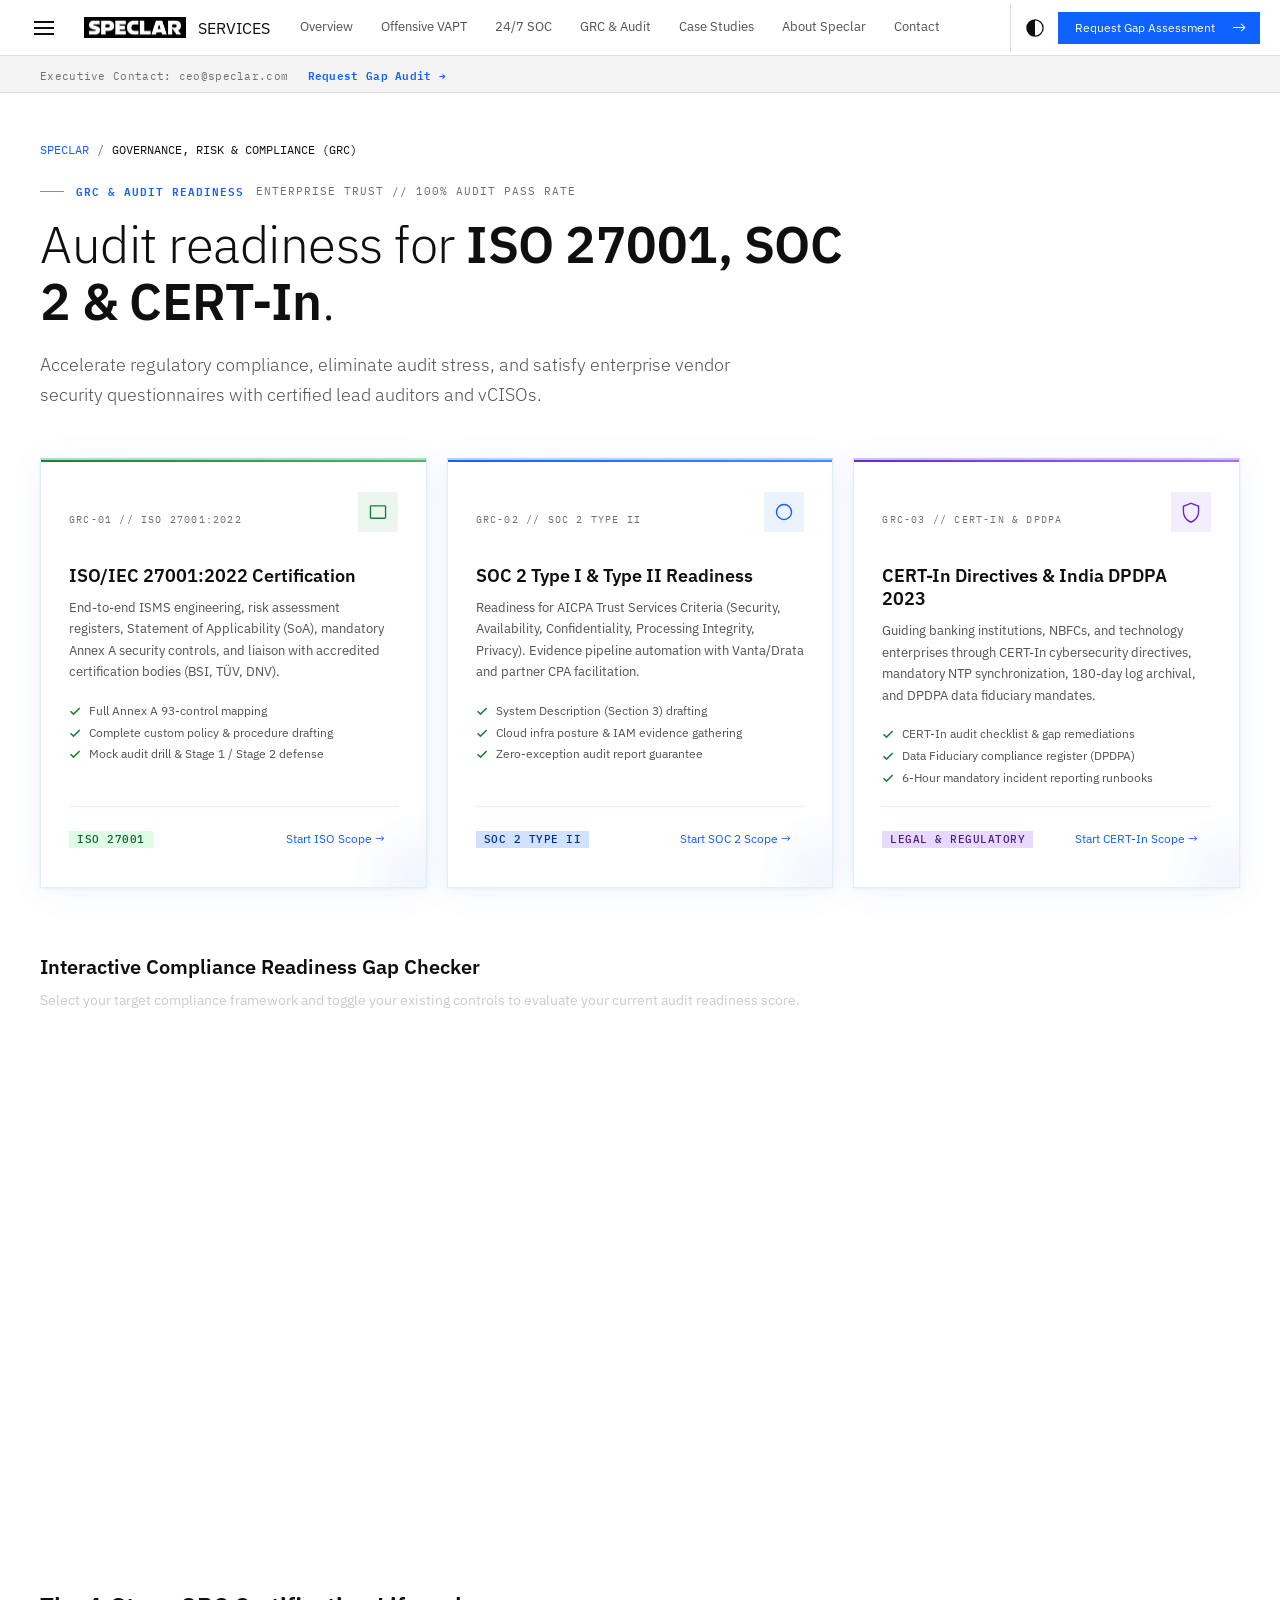
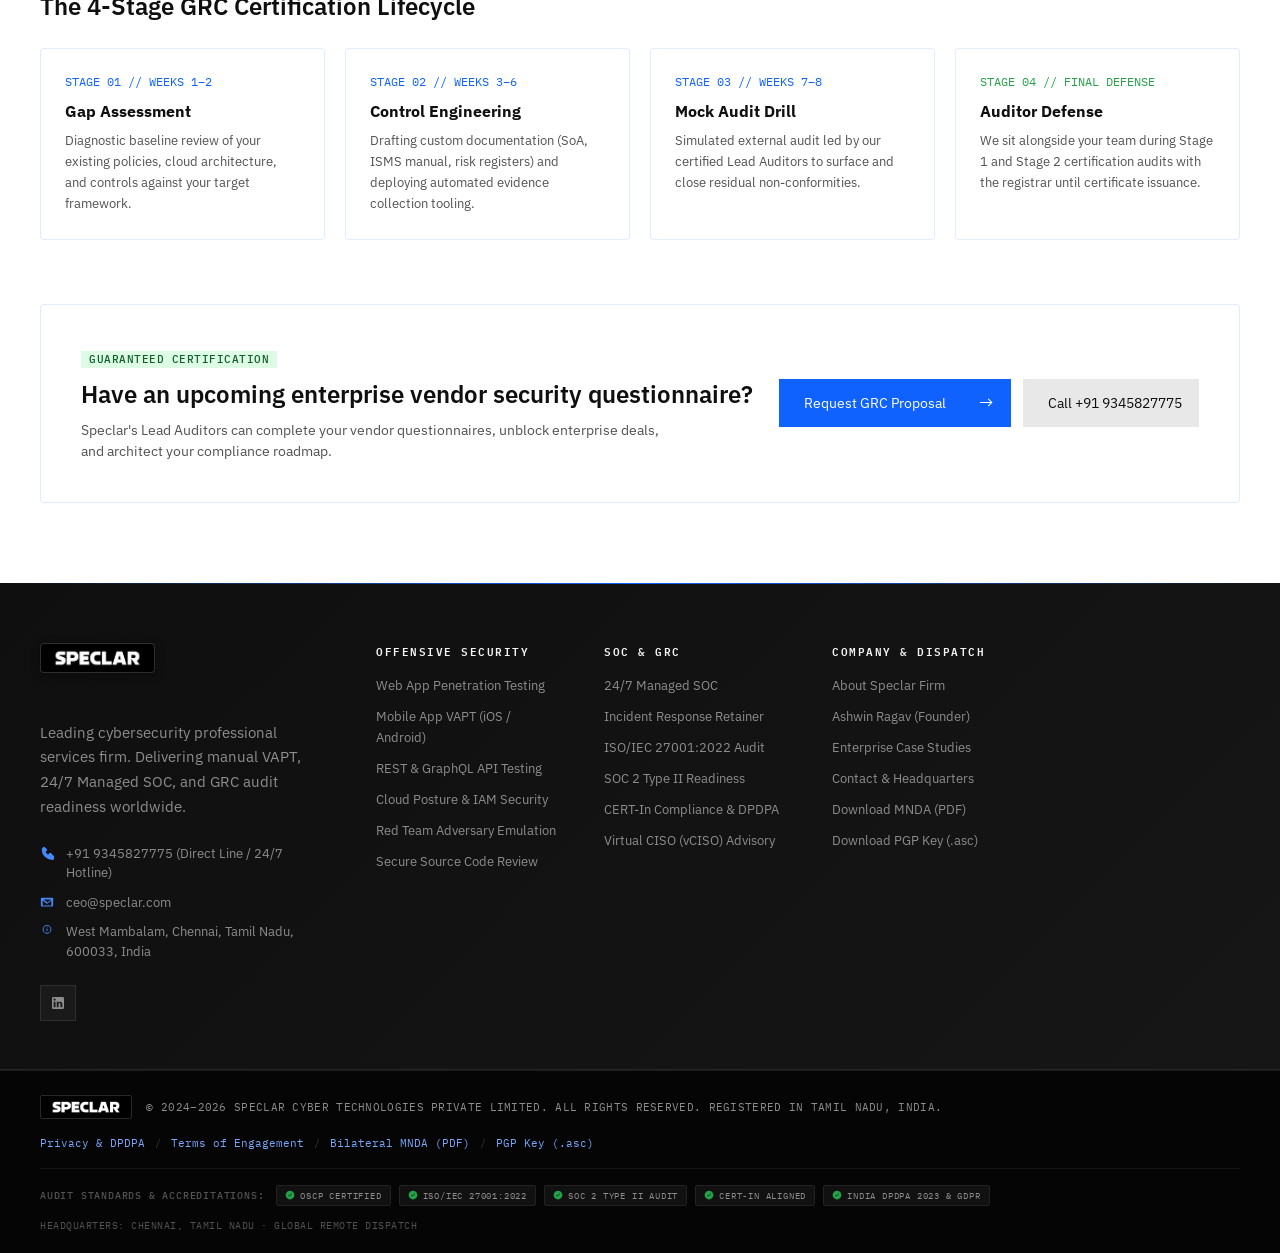
<file: grc.html>
<!DOCTYPE html>
<html lang="en" data-theme="white">
<head>
  <meta charset="UTF-8" />
  <meta name="viewport" content="width=device-width, initial-scale=1.0" />
  <title>GRC Consulting & Audit Readiness // SPECLAR — Pure Cybersecurity Services</title>
  <meta name="description" content="Enterprise GRC Consulting: ISO 27001:2022, SOC 2 Type II, CERT-In guidelines, and India DPDPA 2023 compliance. Led by certified lead auditors." />
  <meta name="keywords" content="GRC, ISO 27001, SOC 2, CERT-In, DPDPA 2023, GDPR, vCISO, compliance audit, Speclar, Ashwin Ragav" />

  <!-- IBM Plex Fonts -->
  <link rel="preconnect" href="https://fonts.googleapis.com" />
  <link rel="preconnect" href="https://fonts.gstatic.com" crossorigin />
  <link href="https://fonts.googleapis.com/css2?family=IBM+Plex+Mono:ital,wght@0,400;0,500;0,600;1,400&family=IBM+Plex+Sans:ital,wght@0,300;0,400;0,500;0,600;0,700;1,400&display=swap" rel="stylesheet" />

  <!-- Core Stylesheet -->
  <link rel="stylesheet" href="styles.css" />
</head>
<body class="cds--theme-carbon">

  <!-- Scroll Progress Indicator -->
  <div id="scroll-progress-bar" style="position: fixed; top: 0; left: 0; height: 3px; background: #0f62fe; width: 0%; z-index: 10000; transition: width 0.1s linear;"></div>

  <!-- 24/7 Hotline Bar -->
  <div class="cds--emergency-hotline-bar" role="region" aria-label="Incident Response Hotline">
    <div>
      <span style="background: #da1e28; color: #fff; padding: 2px 8px; font-weight: 700; font-size: 0.625rem; letter-spacing: 1px;">24/7 EMERGENCY</span>
      <strong>AUDIT DEADLINE OR REGULATORY NOTICE?</strong> Direct Compliance Lead Hotline:
      <a href="tel:+919345827775" style="color: #78a9ff; margin-left: 6px; text-decoration: underline;">+91 9345827775</a>
    </div>
    <div>
      <span style="color: #6f6f6f;">Fast SOW Delivery: &lt; 4 Hours</span>
      <a href="contact.html#quick-intake" style="margin-left: 12px; color: #78a9ff;">Request Compliance SOW →</a>
    </div>
  </div>

  <!-- Pure Consulting Notice Bar -->
  <div class="cds--top-notice-bar" role="region" aria-label="Service Provider Model Notice">
    <div>
      <span class="cds--pulse-indicator" style="background: #24a148; width: 8px; height: 8px; display: inline-block; border-radius: 50%; margin-right: 8px;"></span>
      <strong>PURE AUDIT ADVISORY:</strong> Certified ISO 27001 Lead Auditors & CISSP practitioners guiding you through certification without automated fluff.
    </div>
    <div>
      <span style="color: var(--cds-text-helper); margin-right: 12px;">Executive Contact: ceo@speclar.com</span>
      <a href="contact.html" style="color: var(--cds-link-primary); font-weight: 600;">Request Gap Audit →</a>
    </div>
  </div>

  <!-- Global Header -->
  <header class="cds--header" role="banner">
    <div class="cds--header__left">
      <button id="menu-trigger" class="cds--header__menu-trigger" aria-label="Toggle navigation drawer">
        <svg width="20" height="20" viewBox="0 0 20 20" fill="currentColor">
          <rect y="3" width="20" height="2"/>
          <rect y="9" width="20" height="2"/>
          <rect y="15" width="20" height="2"/>
        </svg>
      </button>

      <a href="index.html" class="cds--header__brand" aria-label="SPECLAR Homepage">
        <img src="speclar-logo.png" alt="SPECLAR Logo" class="speclar-brand-logo-img" />
        <span class="cds--header__brand-sub">SERVICES</span>
      </a>

      <nav class="cds--header__nav" aria-label="Main Navigation">
        <ul class="cds--header__nav-list">
          <li class="cds--header__nav-item"><a href="index.html" class="cds--header__nav-link">Overview</a></li>
          <li class="cds--header__nav-item"><a href="vapt.html" class="cds--header__nav-link">Offensive VAPT</a></li>
          <li class="cds--header__nav-item"><a href="soc.html" class="cds--header__nav-link">24/7 SOC</a></li>
          <li class="cds--header__nav-item"><a href="grc.html" class="cds--header__nav-link is-active">GRC & Audit</a></li>
          <li class="cds--header__nav-item"><a href="case-studies.html" class="cds--header__nav-link">Case Studies</a></li>
          <li class="cds--header__nav-item"><a href="about.html" class="cds--header__nav-link">About Speclar</a></li>
          <li class="cds--header__nav-item"><a href="contact.html" class="cds--header__nav-link">Contact</a></li>
        </ul>
      </nav>
    </div>

    <div class="cds--header__actions">
      <button id="theme-toggle" class="cds--header__action-btn" aria-label="Toggle color theme" title="Toggle theme">
        <svg width="18" height="18" viewBox="0 0 16 16" fill="currentColor">
          <path d="M8 1a7 7 0 1 0 0 14A7 7 0 0 0 8 1zm0 13V2a6 6 0 1 1 0 12z"/>
        </svg>
      </button>

      <a href="contact.html#quick-intake" class="cds--btn cds--btn--primary cds--btn--sm">
        <span>Request Gap Assessment</span>
        <svg viewBox="0 0 16 16"><path d="M10.5 3.5 9.8 4.2 12.6 7H2v1h10.6L9.8 10.8l.7.7 4-4z"/></svg>
      </a>
    </div>
  </header>

  <!-- Side Navigation Drawer -->
  <aside id="side-nav" class="cds--side-nav" aria-label="Side Navigation">
    <div style="padding: 16px 20px; border-bottom: 1px solid var(--cds-border-subtle); display: flex; align-items: center; justify-content: space-between;">
      <span style="font-family: var(--cds-font-mono); font-size: 0.75rem; color: var(--cds-text-helper);">NAV // DIRECTORY</span>
      <button id="menu-close" style="background: none; border: none; color: var(--cds-text-primary); cursor: pointer; font-size: 1.25rem;">✕</button>
    </div>
    <ul class="cds--side-nav__items">
      <li><a href="index.html" class="cds--side-nav__link">00 // Home Overview</a></li>
      <li><a href="vapt.html" class="cds--side-nav__link">01 // Offensive VAPT</a></li>
      <li><a href="soc.html" class="cds--side-nav__link">02 // 24/7 Managed SOC</a></li>
      <li><a href="grc.html" class="cds--side-nav__link is-active">03 // GRC & Compliance</a></li>
      <li><a href="case-studies.html" class="cds--side-nav__link">04 // Enterprise Case Studies</a></li>
      <li><a href="about.html" class="cds--side-nav__link">05 // About & Founder</a></li>
      <li><a href="contact.html" class="cds--side-nav__link">06 // Contact & Dispatch</a></li>
    </ul>
    <div style="padding: 24px 20px; margin-top: auto; border-top: 1px solid var(--cds-border-subtle); font-size: 0.75rem; color: var(--cds-text-secondary);">
      <div style="font-weight: 600; color: var(--cds-text-primary); margin-bottom: 4px;">Direct Phone Line</div>
      <a href="tel:+919345827775" style="color: var(--cds-interactive-01); text-decoration: none; font-family: var(--cds-font-mono); font-size: 0.875rem;">+91 9345827775</a>
      <div style="margin-top: 12px; font-weight: 600; color: var(--cds-text-primary); margin-bottom: 4px;">Audit Desk</div>
      <a href="mailto:ceo@speclar.com" style="color: var(--cds-interactive-01); text-decoration: none; font-family: var(--cds-font-mono);">ceo@speclar.com</a>
    </div>
  </aside>

  <!-- Main Content -->
  <main class="cds--content" role="main" style="padding-top: 48px; padding-bottom: 80px;">
    <div class="cds--grid">

      <!-- Breadcrumbs -->
      <nav class="cds--breadcrumb" aria-label="Breadcrumb" style="display: flex; gap: 8px; font-family: var(--cds-font-mono); font-size: 0.75rem; color: var(--cds-text-helper); margin-bottom: 24px;">
        <a href="index.html" style="color: var(--cds-interactive-01); text-decoration: none;">SPECLAR</a>
        <span>/</span>
        <span style="color: var(--cds-text-primary);">GOVERNANCE, RISK & COMPLIANCE (GRC)</span>
      </nav>

      <!-- Executive Header -->
      <div class="cds--screen-header" style="margin-bottom: 48px;">
        <div class="cds--screen-meta">
          <span class="cds--screen-number">GRC & AUDIT READINESS</span>
          <span>ENTERPRISE TRUST // 100% AUDIT PASS RATE</span>
        </div>
        <h1 class="cds--display-heading">
          Audit readiness for <strong>ISO 27001, SOC 2 & CERT-In</strong>.
        </h1>
        <p class="cds--display-subtitle">
          Accelerate regulatory compliance, eliminate audit stress, and satisfy enterprise vendor security questionnaires with certified lead auditors and vCISOs.
        </p>
      </div>

      <!-- Capability Cards Grid -->
      <div class="liquid-tile-grid">

        <!-- ISO 27001 -->
        <div class="liquid-tile liquid-tile--green">
          <div>
            <div class="liquid-tile__code">
              GRC-01 // ISO 27001:2022
              <div class="liquid-tile__icon"><svg viewBox="0 0 32 32"><path d="M26 6H6a2 2 0 0 0-2 2v16a2 2 0 0 0 2 2h20a2 2 0 0 0 2-2V8a2 2 0 0 0-2-2zm0 18H6V8h20z"/></svg></div>
            </div>
            <h3 class="liquid-tile__heading">ISO/IEC 27001:2022 Certification</h3>
            <p class="liquid-tile__copy">
              End-to-end ISMS engineering, risk assessment registers, Statement of Applicability (SoA), mandatory Annex A security controls, and liaison with accredited certification bodies (BSI, TÜV, DNV).
            </p>
            <ul class="liquid-tile__specs">
              <li class="liquid-tile__spec-item"><svg viewBox="0 0 16 16"><path d="M6 10.8 2.7 7.5 1.3 8.9 6 13.6 15 4.6 13.6 3.2z"/></svg>Full Annex A 93-control mapping</li>
              <li class="liquid-tile__spec-item"><svg viewBox="0 0 16 16"><path d="M6 10.8 2.7 7.5 1.3 8.9 6 13.6 15 4.6 13.6 3.2z"/></svg>Complete custom policy & procedure drafting</li>
              <li class="liquid-tile__spec-item"><svg viewBox="0 0 16 16"><path d="M6 10.8 2.7 7.5 1.3 8.9 6 13.6 15 4.6 13.6 3.2z"/></svg>Mock audit drill & Stage 1 / Stage 2 defense</li>
            </ul>
          </div>
          <div class="liquid-tile__footer">
            <span class="cds--tag cds--tag--green">ISO 27001</span>
            <a href="contact.html#quick-intake" class="cds--btn cds--btn--ghost cds--btn--sm">Start ISO Scope →</a>
          </div>
        </div>

        <!-- SOC 2 -->
        <div class="liquid-tile liquid-tile--blue">
          <div>
            <div class="liquid-tile__code">
              GRC-02 // SOC 2 TYPE II
              <div class="liquid-tile__icon"><svg viewBox="0 0 32 32"><path d="M16 4a12 12 0 1 0 12 12A12 12 0 0 0 16 4zm0 22a10 10 0 1 1 10-10 10 10 0 0 1-10 10z"/></svg></div>
            </div>
            <h3 class="liquid-tile__heading">SOC 2 Type I & Type II Readiness</h3>
            <p class="liquid-tile__copy">
              Readiness for AICPA Trust Services Criteria (Security, Availability, Confidentiality, Processing Integrity, Privacy). Evidence pipeline automation with Vanta/Drata and partner CPA facilitation.
            </p>
            <ul class="liquid-tile__specs">
              <li class="liquid-tile__spec-item"><svg viewBox="0 0 16 16"><path d="M6 10.8 2.7 7.5 1.3 8.9 6 13.6 15 4.6 13.6 3.2z"/></svg>System Description (Section 3) drafting</li>
              <li class="liquid-tile__spec-item"><svg viewBox="0 0 16 16"><path d="M6 10.8 2.7 7.5 1.3 8.9 6 13.6 15 4.6 13.6 3.2z"/></svg>Cloud infra posture & IAM evidence gathering</li>
              <li class="liquid-tile__spec-item"><svg viewBox="0 0 16 16"><path d="M6 10.8 2.7 7.5 1.3 8.9 6 13.6 15 4.6 13.6 3.2z"/></svg>Zero-exception audit report guarantee</li>
            </ul>
          </div>
          <div class="liquid-tile__footer">
            <span class="cds--tag cds--tag--blue">SOC 2 TYPE II</span>
            <a href="contact.html#quick-intake" class="cds--btn cds--btn--ghost cds--btn--sm">Start SOC 2 Scope →</a>
          </div>
        </div>

        <!-- CERT-In & DPDPA -->
        <div class="liquid-tile liquid-tile--purple">
          <div>
            <div class="liquid-tile__code">
              GRC-03 // CERT-IN & DPDPA
              <div class="liquid-tile__icon"><svg viewBox="0 0 32 32"><path d="M16 2 4 7v8c0 7.8 5.1 14.9 12 17 6.9-2.1 12-9.2 12-17V7zm10 13c0 6.6-4.3 12.6-10 14.5C10.3 27.6 6 21.6 6 15V8.4l10-4.2 10 4.2z"/></svg></div>
            </div>
            <h3 class="liquid-tile__heading">CERT-In Directives & India DPDPA 2023</h3>
            <p class="liquid-tile__copy">
              Guiding banking institutions, NBFCs, and technology enterprises through CERT-In cybersecurity directives, mandatory NTP synchronization, 180-day log archival, and DPDPA data fiduciary mandates.
            </p>
            <ul class="liquid-tile__specs">
              <li class="liquid-tile__spec-item"><svg viewBox="0 0 16 16"><path d="M6 10.8 2.7 7.5 1.3 8.9 6 13.6 15 4.6 13.6 3.2z"/></svg>CERT-In audit checklist & gap remediations</li>
              <li class="liquid-tile__spec-item"><svg viewBox="0 0 16 16"><path d="M6 10.8 2.7 7.5 1.3 8.9 6 13.6 15 4.6 13.6 3.2z"/></svg>Data Fiduciary compliance register (DPDPA)</li>
              <li class="liquid-tile__spec-item"><svg viewBox="0 0 16 16"><path d="M6 10.8 2.7 7.5 1.3 8.9 6 13.6 15 4.6 13.6 3.2z"/></svg>6-Hour mandatory incident reporting runbooks</li>
            </ul>
          </div>
          <div class="liquid-tile__footer">
            <span class="cds--tag cds--tag--purple">LEGAL & REGULATORY</span>
            <a href="contact.html#quick-intake" class="cds--btn cds--btn--ghost cds--btn--sm">Start CERT-In Scope →</a>
          </div>
        </div>
      </div>

      <!-- Interactive GRC Assessment Tool -->
      <div style="margin-top: 64px;" id="grc-compliance">
        <h3 style="font-size: 1.25rem; font-weight: 600; margin-bottom: 8px;">Interactive Compliance Readiness Gap Checker</h3>
        <p style="color: var(--cds-text-secondary); font-size: 0.875rem; margin-bottom: 20px;">
          Select your target compliance framework and toggle your existing controls to evaluate your current audit readiness score.
        </p>

        <div class="cds--grc-tool">
          <div class="cds--grc-standards-selector">
            <button class="cds--pill-btn is-active" data-grc-std="iso">ISO/IEC 27001:2022</button>
            <button class="cds--pill-btn" data-grc-std="soc2">SOC 2 Type II</button>
            <button class="cds--pill-btn" data-grc-std="dpdpa">India DPDPA 2023 / GDPR</button>
            <button class="cds--pill-btn" data-grc-std="certin">CERT-In Guidelines</button>
          </div>

          <div class="cds--grc-score-meter">
            <div>
              <div style="font-size: 0.6875rem; color: var(--cds-text-helper); font-family: var(--cds-font-mono);">CALCULATED READINESS SCORE</div>
              <div style="font-size: 2.25rem; font-weight: 300; color: var(--cds-text-primary);" id="grc-score-num">67%</div>
            </div>
            <div class="cds--grc-progress-track">
              <div class="cds--grc-progress-fill" id="grc-progress-fill" style="width: 67%;"></div>
            </div>
            <div style="font-size: 0.875rem; font-weight: 600;" id="grc-status-text">
              Moderate Readiness — Remediation Required
            </div>
          </div>

          <div class="cds--grc-checklist-grid">
            <label class="cds--grc-checkbox-item"><input type="checkbox" checked /><div><div class="cds--grc-item-title">Access Control & Universal MFA</div><div class="cds--grc-item-desc">Hardware-backed MFA enforced on all corporate IdPs, SSO, and AWS/Cloud console roots.</div></div></label>
            <label class="cds--grc-checkbox-item"><input type="checkbox" checked /><div><div class="cds--grc-item-title">Annual Third-Party VAPT Audit</div><div class="cds--grc-item-desc">Independent manual penetration test report with proof-of-concept and verified closure certificates.</div></div></label>
            <label class="cds--grc-checkbox-item"><input type="checkbox" checked /><div><div class="cds--grc-item-title">Data Classification & Encryption at Rest</div><div class="cds--grc-item-desc">AES-256 KMS encryption on databases, object stores, and customer PII repositories.</div></div></label>
            <label class="cds--grc-checkbox-item"><input type="checkbox" /><div><div class="cds--grc-item-title">Third-Party Vendor Risk Management</div><div class="cds--grc-item-desc">Annual security questionnaires and SOC 2 review for all SaaS sub-processors and cloud suppliers.</div></div></label>
            <label class="cds--grc-checkbox-item"><input type="checkbox" /><div><div class="cds--grc-item-title">Incident Response Plan & Simulation Drill</div><div class="cds--grc-item-desc">Documented runbook with tabletop breach simulation conducted within the last 12 months.</div></div></label>
            <label class="cds--grc-checkbox-item"><input type="checkbox" /><div><div class="cds--grc-item-title">Continuous Employee Phishing Awareness</div><div class="cds--grc-item-desc">Quarterly simulated phishing attacks and mandatory security training on onboarding.</div></div></label>
          </div>
        </div>
      </div>

      <!-- Compliance Roadmap (4 Stages) -->
      <div style="margin-top: 64px;">
        <h2 style="font-size: 1.5rem; font-weight: 600; margin-bottom: 24px;">The 4-Stage GRC Certification Lifecycle</h2>
        <div style="display: grid; grid-template-columns: repeat(4, 1fr); gap: 20px;">
          <div style="background: var(--liquid-bg); border: 1px solid var(--liquid-border); padding: 24px; border-radius: 4px;">
            <div style="font-family: var(--cds-font-mono); color: #0f62fe; font-size: 0.75rem; margin-bottom: 8px;">STAGE 01 // WEEKS 1–2</div>
            <h4 style="margin-bottom: 8px;">Gap Assessment</h4>
            <p style="color: var(--cds-text-secondary); font-size: 0.8125rem; line-height: 1.6;">
              Diagnostic baseline review of your existing policies, cloud architecture, and controls against your target framework.
            </p>
          </div>

          <div style="background: var(--liquid-bg); border: 1px solid var(--liquid-border); padding: 24px; border-radius: 4px;">
            <div style="font-family: var(--cds-font-mono); color: #0f62fe; font-size: 0.75rem; margin-bottom: 8px;">STAGE 02 // WEEKS 3–6</div>
            <h4 style="margin-bottom: 8px;">Control Engineering</h4>
            <p style="color: var(--cds-text-secondary); font-size: 0.8125rem; line-height: 1.6;">
              Drafting custom documentation (SoA, ISMS manual, risk registers) and deploying automated evidence collection tooling.
            </p>
          </div>

          <div style="background: var(--liquid-bg); border: 1px solid var(--liquid-border); padding: 24px; border-radius: 4px;">
            <div style="font-family: var(--cds-font-mono); color: #0f62fe; font-size: 0.75rem; margin-bottom: 8px;">STAGE 03 // WEEKS 7–8</div>
            <h4 style="margin-bottom: 8px;">Mock Audit Drill</h4>
            <p style="color: var(--cds-text-secondary); font-size: 0.8125rem; line-height: 1.6;">
              Simulated external audit led by our certified Lead Auditors to surface and close residual non-conformities.
            </p>
          </div>

          <div style="background: var(--liquid-bg); border: 1px solid var(--liquid-border); padding: 24px; border-radius: 4px;">
            <div style="font-family: var(--cds-font-mono); color: #24a148; font-size: 0.75rem; margin-bottom: 8px;">STAGE 04 // FINAL DEFENSE</div>
            <h4 style="margin-bottom: 8px;">Auditor Defense</h4>
            <p style="color: var(--cds-text-secondary); font-size: 0.8125rem; line-height: 1.6;">
              We sit alongside your team during Stage 1 and Stage 2 certification audits with the registrar until certificate issuance.
            </p>
          </div>
        </div>
      </div>

      <!-- Bottom CTA Banner -->
      <div style="background: var(--liquid-bg); border: 1px solid var(--liquid-border); padding: 40px; border-radius: 4px; margin-top: 64px; display: flex; justify-content: space-between; align-items: center; flex-wrap: wrap; gap: 24px;">
        <div>
          <span class="cds--tag cds--tag--green" style="margin-bottom: 8px;">GUARANTEED CERTIFICATION</span>
          <h3 style="font-size: 1.5rem; font-weight: 600; margin-bottom: 8px;">Have an upcoming enterprise vendor security questionnaire?</h3>
          <p style="color: var(--cds-text-secondary); max-width: 600px; font-size: 0.875rem;">
            Speclar's Lead Auditors can complete your vendor questionnaires, unblock enterprise deals, and architect your compliance roadmap.
          </p>
        </div>
        <div style="display: flex; gap: 12px; flex-wrap: wrap;">
          <a href="contact.html#quick-intake" class="cds--btn cds--btn--primary">
            <span>Request GRC Proposal</span>
            <svg viewBox="0 0 16 16"><path d="M10.5 3.5 9.8 4.2 12.6 7H2v1h10.6L9.8 10.8l.7.7 4-4z"/></svg>
          </a>
          <a href="tel:+919345827775" class="cds--btn cds--btn--secondary">
            <span>Call +91 9345827775</span>
          </a>
        </div>
      </div>

    </div>
  </main>

  <!-- Global Footer -->
  <footer class="cds--footer" role="contentinfo">

    <!-- Top section: Brand + Columns -->
    <div class="cds--footer__top-bar">
      <div class="cds--grid">
        <div class="cds--footer__columns">

          <!-- Brand Block -->
          <div>
            <div class="cds--footer__brand-block">
              <div class="cds--footer__logo-mark" style="background: transparent; padding: 0;">
                <img src="speclar-logo.png" alt="SPECLAR" class="speclar-brand-logo-img--footer" />
              </div>
            </div>
            <p class="cds--footer__tagline">
              Leading cybersecurity professional services firm. Delivering manual VAPT, 24/7 Managed SOC, and GRC audit readiness worldwide.
            </p>

            <!-- Contact Info -->
            <div class="cds--footer__contact-block">
              <div class="cds--footer__contact-item">
                <svg viewBox="0 0 16 16"><path d="M14.95 10.65 12.44 8.14a1 1 0 0 0-1.41 0l-1.42 1.42a.5.5 0 0 1-.63.07 8.65 8.65 0 0 1-2.55-2.55.5.5 0 0 1 .07-.63L7.92 5a1 1 0 0 0 0-1.41L5.41 1.09a1 1 0 0 0-1.41 0L2.59 2.5A2 2 0 0 0 2 3.93a12 12 0 0 0 12 12 2 2 0 0 0 1.43-.59l1.41-1.41a1 1 0 0 0 0-1.41z"/></svg>
                <div>
                  <a href="tel:+919345827775">+91 9345827775 (Direct Line / 24/7 Hotline)</a>
                </div>
              </div>
              <div class="cds--footer__contact-item">
                <svg viewBox="0 0 16 16"><path d="M14 3H2a1 1 0 0 0-1 1v8a1 1 0 0 0 1 1h12a1 1 0 0 0 1-1V4a1 1 0 0 0-1-1zm-1.15 2-4.35 3.5L4.15 5zm.15 7H3V6.2l4.5 3.6a1 1 0 0 0 1.25 0L13 6.2z"/></svg>
                <div>
                  <a href="mailto:ceo@speclar.com">ceo@speclar.com</a>
                </div>
              </div>
              <div class="cds--footer__contact-item">
                <svg viewBox="0 0 16 16"><path d="M8 1a5 5 0 1 0 0 10A5 5 0 0 0 8 1zm0 9a4 4 0 1 1 0-8 4 4 0 0 1 0 8zm.5-5h-1v3h1zm0-2h-1v1h1z"/></svg>
                <span>West Mambalam, Chennai, Tamil Nadu, 600033, India</span>
              </div>
            </div>

            <!-- Social Handles -->
            <div class="cds--footer__social-row">
              <a href="https://linkedin.com/company/speclar" target="_blank" rel="noopener noreferrer" class="cds--footer__social-btn" aria-label="LinkedIn">
                <svg viewBox="0 0 24 24"><path d="M19 3a2 2 0 0 1 2 2v14a2 2 0 0 1-2 2H5a2 2 0 0 1-2-2V5a2 2 0 0 1 2-2zm-.5 15.5v-5.3a3.26 3.26 0 0 0-3.26-3.26c-.85 0-1.84.52-2.32 1.3v-1.11h-2.79v8.37h2.79v-4.93c0-.77.62-1.4 1.39-1.4a1.4 1.4 0 0 1 1.4 1.4v4.93zM6.88 8.56a1.68 1.68 0 0 0 1.68-1.68c0-.93-.75-1.69-1.68-1.69a1.69 1.69 0 0 0-1.69 1.69c0 .93.76 1.68 1.69 1.68m1.39 9.94v-8.37H5.5v8.37z"/></svg>
              </a>
            </div>
          </div>

          <!-- Offensive Security Column -->
          <div>
            <h4 class="cds--footer__col-title">Offensive Security</h4>
            <ul class="cds--footer__links">
              <li><a href="vapt.html">Web App Penetration Testing</a></li>
              <li><a href="vapt.html">Mobile App VAPT (iOS / Android)</a></li>
              <li><a href="vapt.html">REST & GraphQL API Testing</a></li>
              <li><a href="vapt.html">Cloud Posture & IAM Security</a></li>
              <li><a href="vapt.html">Red Team Adversary Emulation</a></li>
              <li><a href="vapt.html">Secure Source Code Review</a></li>
            </ul>
          </div>

          <!-- SOC & GRC Column -->
          <div>
            <h4 class="cds--footer__col-title">SOC & GRC</h4>
            <ul class="cds--footer__links">
              <li><a href="soc.html">24/7 Managed SOC</a></li>
              <li><a href="soc.html">Incident Response Retainer</a></li>
              <li><a href="grc.html">ISO/IEC 27001:2022 Audit</a></li>
              <li><a href="grc.html">SOC 2 Type II Readiness</a></li>
              <li><a href="grc.html">CERT-In Compliance & DPDPA</a></li>
              <li><a href="grc.html">Virtual CISO (vCISO) Advisory</a></li>
            </ul>
          </div>

          <!-- Company & Dispatch Column -->
          <div>
            <h4 class="cds--footer__col-title">Company & Dispatch</h4>
            <ul class="cds--footer__links">
              <li><a href="about.html">About Speclar Firm</a></li>
              <li><a href="about.html#leadership">Ashwin Ragav (Founder)</a></li>
              <li><a href="case-studies.html">Enterprise Case Studies</a></li>
              <li><a href="contact.html">Contact & Headquarters</a></li>
              <li><a href="speclar-bilateral-mnda.pdf" download="speclar-bilateral-mnda.pdf">Download MNDA (PDF)</a></li>
              <li><a href="speclar-pgp-key.asc" download="speclar-pgp-key.asc">Download PGP Key (.asc)</a></li>
            </ul>
          </div>
        </div>
      </div>
    </div>

    <!-- Bottom Bar with Logo -->
    <div class="cds--footer__bottom">
      <div class="cds--grid">
        <!-- Row 1: Brand Logo + Copyright & Legal Links -->
        <div class="cds--footer__bottom-row">
          <div class="cds--footer__bottom-brand">
            <img src="speclar-logo.png" alt="SPECLAR Logo" class="speclar-bottom-logo" />
            <span class="cds--footer__copyright">
              © 2024–2026 SPECLAR CYBER TECHNOLOGIES PRIVATE LIMITED. ALL RIGHTS RESERVED. REGISTERED IN TAMIL NADU, INDIA.
            </span>
          </div>
          <div class="cds--footer__legal-links">
            <a href="javascript:void(0)" data-modal-target="privacy-modal" class="cds--footer__legal-link">Privacy & DPDPA</a>
            <span class="cds--footer__divider">/</span>
            <a href="javascript:void(0)" data-modal-target="terms-modal" class="cds--footer__legal-link">Terms of Engagement</a>
            <span class="cds--footer__divider">/</span>
            <a href="speclar-bilateral-mnda.pdf" download="speclar-bilateral-mnda.pdf" class="cds--footer__legal-link">Bilateral MNDA (PDF)</a>
            <span class="cds--footer__divider">/</span>
            <a href="speclar-pgp-key.asc" download="speclar-pgp-key.asc" class="cds--footer__legal-link">PGP Key (.asc)</a>
          </div>
        </div>

        <div class="cds--footer__bottom-sep"></div>

        <!-- Row 2: Compliance Seals & Global Dispatch -->
        <div class="cds--footer__badges-row">
          <div class="cds--footer__badges-left">
            <span class="cds--footer__badges-label">AUDIT STANDARDS & ACCREDITATIONS:</span>
            <div class="cds--footer__cert-badges">
              <span class="cds--footer__cert-badge"><svg viewBox="0 0 16 16"><path d="M8 1a7 7 0 1 0 7 7 7 7 0 0 0-7-7zm3 5.4-3.7 3.7a.5.5 0 0 1-.7 0L5 8.5l.7-.7 1.3 1.3L10.3 5.7z"/></svg>OSCP CERTIFIED</span>
              <span class="cds--footer__cert-badge"><svg viewBox="0 0 16 16"><path d="M8 1a7 7 0 1 0 7 7 7 7 0 0 0-7-7zm3 5.4-3.7 3.7a.5.5 0 0 1-.7 0L5 8.5l.7-.7 1.3 1.3L10.3 5.7z"/></svg>ISO/IEC 27001:2022</span>
              <span class="cds--footer__cert-badge"><svg viewBox="0 0 16 16"><path d="M8 1a7 7 0 1 0 7 7 7 7 0 0 0-7-7zm3 5.4-3.7 3.7a.5.5 0 0 1-.7 0L5 8.5l.7-.7 1.3 1.3L10.3 5.7z"/></svg>SOC 2 TYPE II AUDIT</span>
              <span class="cds--footer__cert-badge"><svg viewBox="0 0 16 16"><path d="M8 1a7 7 0 1 0 7 7 7 7 0 0 0-7-7zm3 5.4-3.7 3.7a.5.5 0 0 1-.7 0L5 8.5l.7-.7 1.3 1.3L10.3 5.7z"/></svg>CERT-IN ALIGNED</span>
              <span class="cds--footer__cert-badge"><svg viewBox="0 0 16 16"><path d="M8 1a7 7 0 1 0 7 7 7 7 0 0 0-7-7zm3 5.4-3.7 3.7a.5.5 0 0 1-.7 0L5 8.5l.7-.7 1.3 1.3L10.3 5.7z"/></svg>INDIA DPDPA 2023 & GDPR</span>
            </div>
          </div>
          <div class="cds--footer__dispatch-tag">
            HEADQUARTERS: CHENNAI, TAMIL NADU · GLOBAL REMOTE DISPATCH
          </div>
        </div>
      </div>
    </div>
  </footer>

  <script src="canvas-scene.js"></script>
  <script src="app.js"></script>
</body>
</html>
</file>
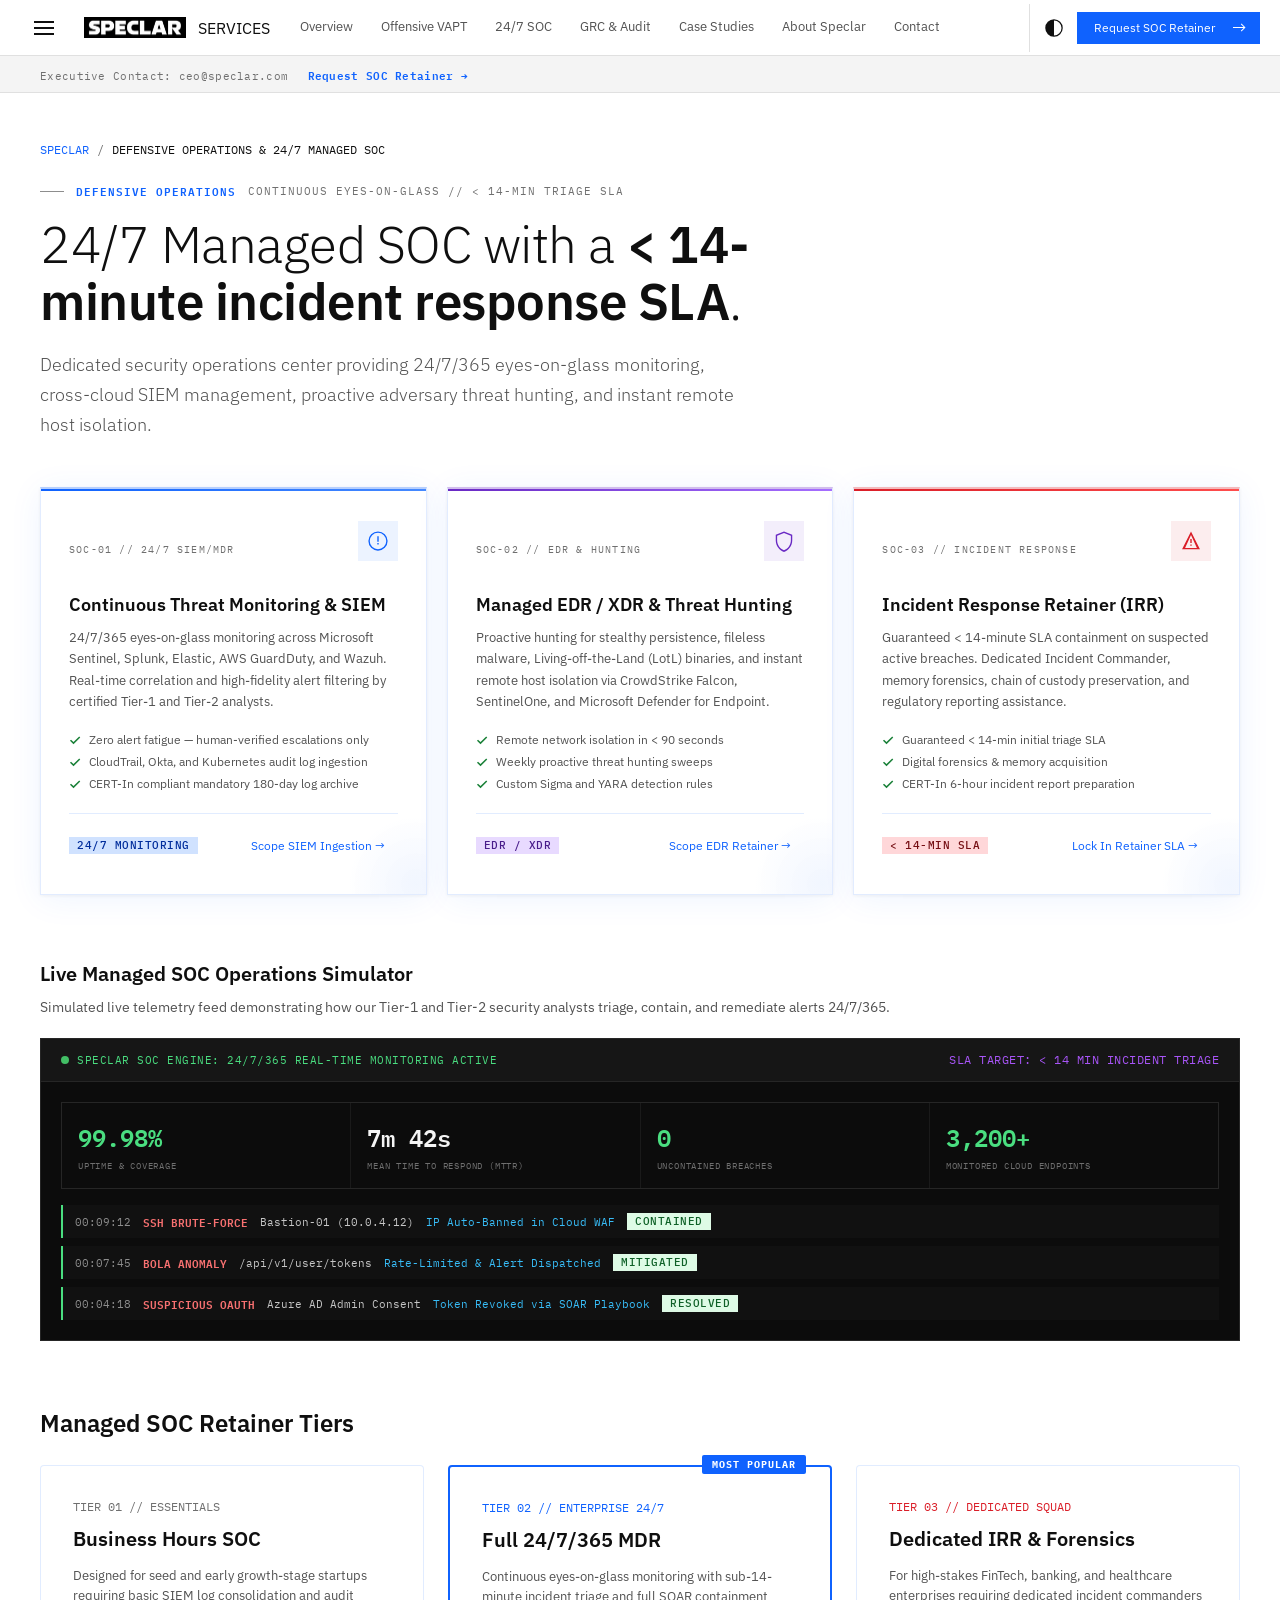
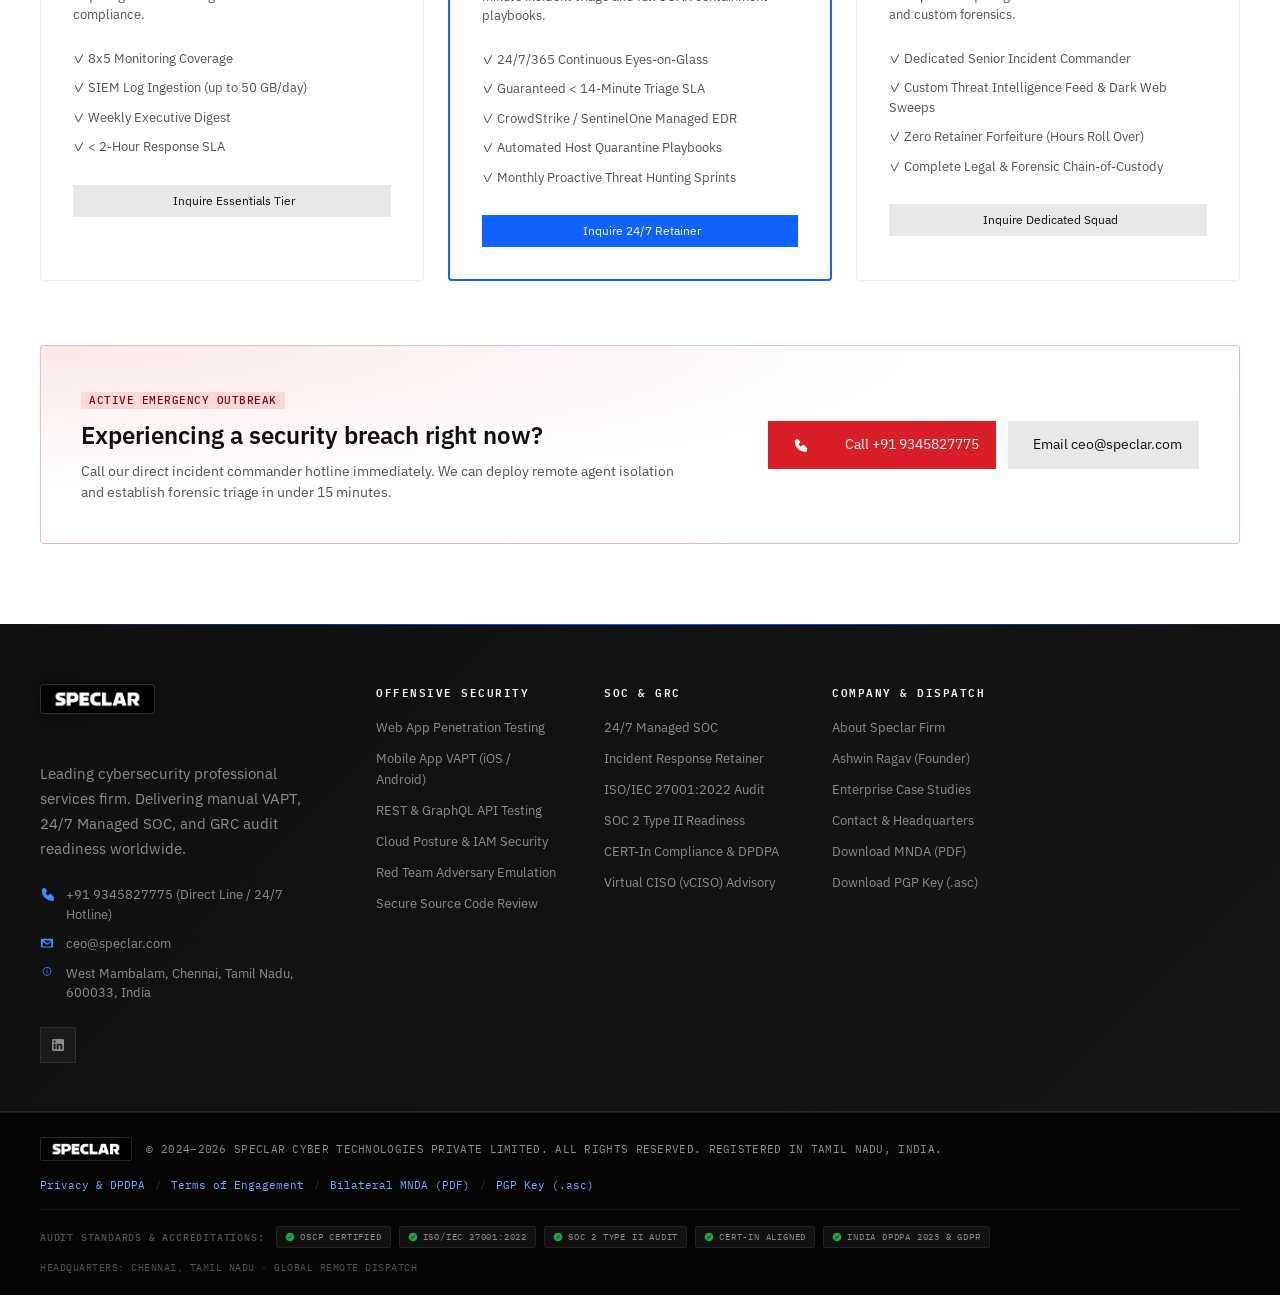
<file: soc.html>
<!DOCTYPE html>
<html lang="en" data-theme="white">
<head>
  <meta charset="UTF-8" />
  <meta name="viewport" content="width=device-width, initial-scale=1.0" />
  <title>24/7 Managed SOC & Incident Response // SPECLAR — Pure Cybersecurity Services</title>
  <meta name="description" content="24/7/365 Managed Security Operations Center (SOC) with guaranteed < 14-minute incident triage SLA. SIEM ingestion, proactive threat hunting, and breach containment." />
  <meta name="keywords" content="Managed SOC, 24/7 SOC, incident response, SIEM, MDR, XDR, threat hunting, Speclar, Ashwin Ragav" />

  <!-- IBM Plex Fonts -->
  <link rel="preconnect" href="https://fonts.googleapis.com" />
  <link rel="preconnect" href="https://fonts.gstatic.com" crossorigin />
  <link href="https://fonts.googleapis.com/css2?family=IBM+Plex+Mono:ital,wght@0,400;0,500;0,600;1,400&family=IBM+Plex+Sans:ital,wght@0,300;0,400;0,500;0,600;0,700;1,400&display=swap" rel="stylesheet" />

  <!-- Core Stylesheet -->
  <link rel="stylesheet" href="styles.css" />
</head>
<body class="cds--theme-carbon">

  <!-- Scroll Progress Indicator -->
  <div id="scroll-progress-bar" style="position: fixed; top: 0; left: 0; height: 3px; background: #0f62fe; width: 0%; z-index: 10000; transition: width 0.1s linear;"></div>

  <!-- 24/7 Hotline Bar -->
  <div class="cds--emergency-hotline-bar" role="region" aria-label="Incident Response Hotline">
    <div>
      <span style="background: #da1e28; color: #fff; padding: 2px 8px; font-weight: 700; font-size: 0.625rem; letter-spacing: 1px;">24/7 EMERGENCY</span>
      <strong>ACTIVE BREACH DETECTED?</strong> Immediate Incident Commander Hotline:
      <a href="tel:+919345827775" style="color: #78a9ff; margin-left: 6px; text-decoration: underline;">+91 9345827775</a>
    </div>
    <div>
      <span style="color: #6f6f6f;">Guaranteed &lt; 14-Minute Triage SLA</span>
      <a href="contact.html#quick-intake" style="margin-left: 12px; color: #78a9ff;">Emergency Containment SOW →</a>
    </div>
  </div>

  <!-- Pure Consulting Notice Bar -->
  <div class="cds--top-notice-bar" role="region" aria-label="Service Provider Model Notice">
    <div>
      <span class="cds--pulse-indicator" style="background: #24a148; width: 8px; height: 8px; display: inline-block; border-radius: 50%; margin-right: 8px;"></span>
      <strong>PURE MANAGED DEFENSE:</strong> 24/7/365 eyes-on-glass monitoring, dedicated human analysts, and sub-14m triage.
    </div>
    <div>
      <span style="color: var(--cds-text-helper); margin-right: 12px;">Executive Contact: ceo@speclar.com</span>
      <a href="contact.html" style="color: var(--cds-link-primary); font-weight: 600;">Request SOC Retainer →</a>
    </div>
  </div>

  <!-- Global Header -->
  <header class="cds--header" role="banner">
    <div class="cds--header__left">
      <button id="menu-trigger" class="cds--header__menu-trigger" aria-label="Toggle navigation drawer">
        <svg width="20" height="20" viewBox="0 0 20 20" fill="currentColor">
          <rect y="3" width="20" height="2"/>
          <rect y="9" width="20" height="2"/>
          <rect y="15" width="20" height="2"/>
        </svg>
      </button>

      <a href="index.html" class="cds--header__brand" aria-label="SPECLAR Homepage">
        <img src="speclar-logo.png" alt="SPECLAR Logo" class="speclar-brand-logo-img" />
        <span class="cds--header__brand-sub">SERVICES</span>
      </a>

      <nav class="cds--header__nav" aria-label="Main Navigation">
        <ul class="cds--header__nav-list">
          <li class="cds--header__nav-item"><a href="index.html" class="cds--header__nav-link">Overview</a></li>
          <li class="cds--header__nav-item"><a href="vapt.html" class="cds--header__nav-link">Offensive VAPT</a></li>
          <li class="cds--header__nav-item"><a href="soc.html" class="cds--header__nav-link is-active">24/7 SOC</a></li>
          <li class="cds--header__nav-item"><a href="grc.html" class="cds--header__nav-link">GRC & Audit</a></li>
          <li class="cds--header__nav-item"><a href="case-studies.html" class="cds--header__nav-link">Case Studies</a></li>
          <li class="cds--header__nav-item"><a href="about.html" class="cds--header__nav-link">About Speclar</a></li>
          <li class="cds--header__nav-item"><a href="contact.html" class="cds--header__nav-link">Contact</a></li>
        </ul>
      </nav>
    </div>

    <div class="cds--header__actions">
      <button id="theme-toggle" class="cds--header__action-btn" aria-label="Toggle color theme" title="Toggle theme">
        <svg width="18" height="18" viewBox="0 0 16 16" fill="currentColor">
          <path d="M8 1a7 7 0 1 0 0 14A7 7 0 0 0 8 1zm0 13V2a6 6 0 1 1 0 12z"/>
        </svg>
      </button>

      <a href="contact.html#quick-intake" class="cds--btn cds--btn--primary cds--btn--sm">
        <span>Request SOC Retainer</span>
        <svg viewBox="0 0 16 16"><path d="M10.5 3.5 9.8 4.2 12.6 7H2v1h10.6L9.8 10.8l.7.7 4-4z"/></svg>
      </a>
    </div>
  </header>

  <!-- Side Navigation Drawer -->
  <aside id="side-nav" class="cds--side-nav" aria-label="Side Navigation">
    <div style="padding: 16px 20px; border-bottom: 1px solid var(--cds-border-subtle); display: flex; align-items: center; justify-content: space-between;">
      <span style="font-family: var(--cds-font-mono); font-size: 0.75rem; color: var(--cds-text-helper);">NAV // DIRECTORY</span>
      <button id="menu-close" style="background: none; border: none; color: var(--cds-text-primary); cursor: pointer; font-size: 1.25rem;">✕</button>
    </div>
    <ul class="cds--side-nav__items">
      <li><a href="index.html" class="cds--side-nav__link">00 // Home Overview</a></li>
      <li><a href="vapt.html" class="cds--side-nav__link">01 // Offensive VAPT</a></li>
      <li><a href="soc.html" class="cds--side-nav__link is-active">02 // 24/7 Managed SOC</a></li>
      <li><a href="grc.html" class="cds--side-nav__link">03 // GRC & Compliance</a></li>
      <li><a href="case-studies.html" class="cds--side-nav__link">04 // Enterprise Case Studies</a></li>
      <li><a href="about.html" class="cds--side-nav__link">05 // About & Founder</a></li>
      <li><a href="contact.html" class="cds--side-nav__link">06 // Contact & Dispatch</a></li>
    </ul>
    <div style="padding: 24px 20px; margin-top: auto; border-top: 1px solid var(--cds-border-subtle); font-size: 0.75rem; color: var(--cds-text-secondary);">
      <div style="font-weight: 600; color: var(--cds-text-primary); margin-bottom: 4px;">24/7 Hotline</div>
      <a href="tel:+919345827775" style="color: #da1e28; text-decoration: none; font-family: var(--cds-font-mono); font-size: 0.875rem;">+91 9345827775</a>
      <div style="margin-top: 12px; font-weight: 600; color: var(--cds-text-primary); margin-bottom: 4px;">Direct Scoping</div>
      <a href="mailto:ceo@speclar.com" style="color: var(--cds-interactive-01); text-decoration: none; font-family: var(--cds-font-mono);">ceo@speclar.com</a>
    </div>
  </aside>

  <!-- Main Content -->
  <main class="cds--content" role="main" style="padding-top: 48px; padding-bottom: 80px;">
    <div class="cds--grid">

      <!-- Breadcrumbs -->
      <nav class="cds--breadcrumb" aria-label="Breadcrumb" style="display: flex; gap: 8px; font-family: var(--cds-font-mono); font-size: 0.75rem; color: var(--cds-text-helper); margin-bottom: 24px;">
        <a href="index.html" style="color: var(--cds-interactive-01); text-decoration: none;">SPECLAR</a>
        <span>/</span>
        <span style="color: var(--cds-text-primary);">DEFENSIVE OPERATIONS & 24/7 MANAGED SOC</span>
      </nav>

      <!-- Executive Header -->
      <div class="cds--screen-header" style="margin-bottom: 48px;">
        <div class="cds--screen-meta">
          <span class="cds--screen-number">DEFENSIVE OPERATIONS</span>
          <span>CONTINUOUS EYES-ON-GLASS // &lt; 14-MIN TRIAGE SLA</span>
        </div>
        <h1 class="cds--display-heading">
          24/7 Managed SOC with a <strong>&lt; 14-minute incident response SLA</strong>.
        </h1>
        <p class="cds--display-subtitle">
          Dedicated security operations center providing 24/7/365 eyes-on-glass monitoring, cross-cloud SIEM management, proactive adversary threat hunting, and instant remote host isolation.
        </p>
      </div>

      <!-- Capability Cards Grid -->
      <div class="liquid-tile-grid">

        <!-- SIEM & Monitoring -->
        <div class="liquid-tile liquid-tile--soc">
          <div>
            <div class="liquid-tile__code">
              SOC-01 // 24/7 SIEM/MDR
              <div class="liquid-tile__icon"><svg viewBox="0 0 32 32"><path d="M16 2a14 14 0 1 0 14 14A14 14 0 0 0 16 2zm0 26a12 12 0 1 1 12-12 12 12 0 0 1-12 12zm1-19h-2v8h2zm0 10h-2v2h2z"/></svg></div>
            </div>
            <h3 class="liquid-tile__heading">Continuous Threat Monitoring & SIEM</h3>
            <p class="liquid-tile__copy">
              24/7/365 eyes-on-glass monitoring across Microsoft Sentinel, Splunk, Elastic, AWS GuardDuty, and Wazuh. Real-time correlation and high-fidelity alert filtering by certified Tier-1 and Tier-2 analysts.
            </p>
            <ul class="liquid-tile__specs">
              <li class="liquid-tile__spec-item"><svg viewBox="0 0 16 16"><path d="M6 10.8 2.7 7.5 1.3 8.9 6 13.6 15 4.6 13.6 3.2z"/></svg>Zero alert fatigue — human-verified escalations only</li>
              <li class="liquid-tile__spec-item"><svg viewBox="0 0 16 16"><path d="M6 10.8 2.7 7.5 1.3 8.9 6 13.6 15 4.6 13.6 3.2z"/></svg>CloudTrail, Okta, and Kubernetes audit log ingestion</li>
              <li class="liquid-tile__spec-item"><svg viewBox="0 0 16 16"><path d="M6 10.8 2.7 7.5 1.3 8.9 6 13.6 15 4.6 13.6 3.2z"/></svg>CERT-In compliant mandatory 180-day log archive</li>
            </ul>
          </div>
          <div class="liquid-tile__footer">
            <span class="cds--tag cds--tag--blue">24/7 MONITORING</span>
            <a href="contact.html#quick-intake" class="cds--btn cds--btn--ghost cds--btn--sm">Scope SIEM Ingestion →</a>
          </div>
        </div>

        <!-- EDR & Hunting -->
        <div class="liquid-tile liquid-tile--purple">
          <div>
            <div class="liquid-tile__code">
              SOC-02 // EDR & HUNTING
              <div class="liquid-tile__icon"><svg viewBox="0 0 32 32"><path d="M16 2 4 7v8c0 7.8 5.1 14.9 12 17 6.9-2.1 12-9.2 12-17V7zm10 13c0 6.6-4.3 12.6-10 14.5C10.3 27.6 6 21.6 6 15V8.4l10-4.2 10 4.2z"/></svg></div>
            </div>
            <h3 class="liquid-tile__heading">Managed EDR / XDR & Threat Hunting</h3>
            <p class="liquid-tile__copy">
              Proactive hunting for stealthy persistence, fileless malware, Living-off-the-Land (LotL) binaries, and instant remote host isolation via CrowdStrike Falcon, SentinelOne, and Microsoft Defender for Endpoint.
            </p>
            <ul class="liquid-tile__specs">
              <li class="liquid-tile__spec-item"><svg viewBox="0 0 16 16"><path d="M6 10.8 2.7 7.5 1.3 8.9 6 13.6 15 4.6 13.6 3.2z"/></svg>Remote network isolation in &lt; 90 seconds</li>
              <li class="liquid-tile__spec-item"><svg viewBox="0 0 16 16"><path d="M6 10.8 2.7 7.5 1.3 8.9 6 13.6 15 4.6 13.6 3.2z"/></svg>Weekly proactive threat hunting sweeps</li>
              <li class="liquid-tile__spec-item"><svg viewBox="0 0 16 16"><path d="M6 10.8 2.7 7.5 1.3 8.9 6 13.6 15 4.6 13.6 3.2z"/></svg>Custom Sigma and YARA detection rules</li>
            </ul>
          </div>
          <div class="liquid-tile__footer">
            <span class="cds--tag cds--tag--purple">EDR / XDR</span>
            <a href="contact.html#quick-intake" class="cds--btn cds--btn--ghost cds--btn--sm">Scope EDR Retainer →</a>
          </div>
        </div>

        <!-- Incident Response Retainer -->
        <div class="liquid-tile liquid-tile--red">
          <div>
            <div class="liquid-tile__code">
              SOC-03 // INCIDENT RESPONSE
              <div class="liquid-tile__icon"><svg viewBox="0 0 32 32"><path d="M16 2 3 28h26zm0 5.4L24.6 26H7.4zm-1 5.6h2v6h-2zm0 8h2v2h-2z"/></svg></div>
            </div>
            <h3 class="liquid-tile__heading">Incident Response Retainer (IRR)</h3>
            <p class="liquid-tile__copy">
              Guaranteed &lt; 14-minute SLA containment on suspected active breaches. Dedicated Incident Commander, memory forensics, chain of custody preservation, and regulatory reporting assistance.
            </p>
            <ul class="liquid-tile__specs">
              <li class="liquid-tile__spec-item"><svg viewBox="0 0 16 16"><path d="M6 10.8 2.7 7.5 1.3 8.9 6 13.6 15 4.6 13.6 3.2z"/></svg>Guaranteed &lt; 14-min initial triage SLA</li>
              <li class="liquid-tile__spec-item"><svg viewBox="0 0 16 16"><path d="M6 10.8 2.7 7.5 1.3 8.9 6 13.6 15 4.6 13.6 3.2z"/></svg>Digital forensics & memory acquisition</li>
              <li class="liquid-tile__spec-item"><svg viewBox="0 0 16 16"><path d="M6 10.8 2.7 7.5 1.3 8.9 6 13.6 15 4.6 13.6 3.2z"/></svg>CERT-In 6-hour incident report preparation</li>
            </ul>
          </div>
          <div class="liquid-tile__footer">
            <span class="cds--tag cds--tag--red">&lt; 14-MIN SLA</span>
            <a href="contact.html#quick-intake" class="cds--btn cds--btn--ghost cds--btn--sm">Lock In Retainer SLA →</a>
          </div>
        </div>
      </div>

      <!-- Live SOC Telemetry Simulator -->
      <div style="margin-top: 64px;" id="soc-monitoring">
        <h3 style="font-size: 1.25rem; font-weight: 600; margin-bottom: 8px;">Live Managed SOC Operations Simulator</h3>
        <p style="color: var(--cds-text-secondary); font-size: 0.875rem; margin-bottom: 20px;">
          Simulated live telemetry feed demonstrating how our Tier-1 and Tier-2 security analysts triage, contain, and remediate alerts 24/7/365.
        </p>

        <div class="cds--soc-widget">
          <div class="cds--soc-widget__header">
            <div class="cds--soc-live-badge">
              <span class="pulse-dot"></span>
              <span>SPECLAR SOC ENGINE: 24/7/365 REAL-TIME MONITORING ACTIVE</span>
            </div>
            <div style="font-size: 0.75rem; color: #a855f7; font-family: var(--cds-font-mono);">SLA TARGET: &lt; 14 MIN INCIDENT TRIAGE</div>
          </div>

          <div class="cds--soc-widget__body">
            <div class="cds--soc-stats-row">
              <div class="cds--soc-stat-cell">
                <div class="cds--soc-stat-num safe">99.98%</div>
                <div class="cds--soc-stat-lbl">UPTIME & COVERAGE</div>
              </div>
              <div class="cds--soc-stat-cell">
                <div class="cds--soc-stat-num">7m 42s</div>
                <div class="cds--soc-stat-lbl">MEAN TIME TO RESPOND (MTTR)</div>
              </div>
              <div class="cds--soc-stat-cell">
                <div class="cds--soc-stat-num alert">0</div>
                <div class="cds--soc-stat-lbl">UNCONTAINED BREACHES</div>
              </div>
              <div class="cds--soc-stat-cell">
                <div class="cds--soc-stat-num safe">3,200+</div>
                <div class="cds--soc-stat-lbl">MONITORED CLOUD ENDPOINTS</div>
              </div>
            </div>

            <div class="cds--soc-feed" id="soc-live-feed">
              <div class="cds--soc-event-row">
                <span style="color:#8d8d8d;">00:09:12</span>
                <span style="color:#f87171; font-weight:600;">SSH BRUTE-FORCE</span>
                <span style="color:#c6c6c6;">Bastion-01 (10.0.4.12)</span>
                <span style="color:#38bdf8;">IP Auto-Banned in Cloud WAF</span>
                <span class="cds--tag cds--tag--green">CONTAINED</span>
              </div>
              <div class="cds--soc-event-row">
                <span style="color:#8d8d8d;">00:07:45</span>
                <span style="color:#f87171; font-weight:600;">BOLA ANOMALY</span>
                <span style="color:#c6c6c6;">/api/v1/user/tokens</span>
                <span style="color:#38bdf8;">Rate-Limited & Alert Dispatched</span>
                <span class="cds--tag cds--tag--green">MITIGATED</span>
              </div>
              <div class="cds--soc-event-row">
                <span style="color:#8d8d8d;">00:04:18</span>
                <span style="color:#f87171; font-weight:600;">SUSPICIOUS OAUTH</span>
                <span style="color:#c6c6c6;">Azure AD Admin Consent</span>
                <span style="color:#38bdf8;">Token Revoked via SOAR Playbook</span>
                <span class="cds--tag cds--tag--green">RESOLVED</span>
              </div>
            </div>
          </div>
        </div>
      </div>

      <!-- Service Tiers Comparison -->
      <div style="margin-top: 64px;">
        <h2 style="font-size: 1.5rem; font-weight: 600; margin-bottom: 24px;">Managed SOC Retainer Tiers</h2>
        <div style="display: grid; grid-template-columns: repeat(3, 1fr); gap: 24px;">

          <div style="background: var(--liquid-bg); border: 1px solid var(--liquid-border); padding: 32px; border-radius: 4px;">
            <div style="font-family: var(--cds-font-mono); font-size: 0.75rem; color: var(--cds-text-helper); margin-bottom: 8px;">TIER 01 // ESSENTIALS</div>
            <h3 style="font-size: 1.25rem; font-weight: 600; margin-bottom: 12px;">Business Hours SOC</h3>
            <p style="color: var(--cds-text-secondary); font-size: 0.8125rem; margin-bottom: 24px;">
              Designed for seed and early growth-stage startups requiring basic SIEM log consolidation and audit compliance.
            </p>
            <ul style="list-style: none; padding: 0; margin: 0 0 28px 0; font-size: 0.8125rem; color: var(--cds-text-secondary); display: flex; flex-direction: column; gap: 10px;">
              <li>✓ 8x5 Monitoring Coverage</li>
              <li>✓ SIEM Log Ingestion (up to 50 GB/day)</li>
              <li>✓ Weekly Executive Digest</li>
              <li>✓ &lt; 2-Hour Response SLA</li>
            </ul>
            <a href="contact.html#quick-intake" class="cds--btn cds--btn--secondary cds--btn--sm" style="width: 100%; justify-content: center;">Inquire Essentials Tier</a>
          </div>

          <div style="background: var(--liquid-bg); border: 2px solid #0f62fe; padding: 32px; border-radius: 4px; position: relative;">
            <div style="position: absolute; top: -12px; right: 24px; background: #0f62fe; color: #fff; font-size: 0.625rem; font-family: var(--cds-font-mono); font-weight: 700; padding: 2px 10px; border-radius: 2px; letter-spacing: 1px;">MOST POPULAR</div>
            <div style="font-family: var(--cds-font-mono); font-size: 0.75rem; color: #0f62fe; margin-bottom: 8px;">TIER 02 // ENTERPRISE 24/7</div>
            <h3 style="font-size: 1.25rem; font-weight: 600; margin-bottom: 12px;">Full 24/7/365 MDR</h3>
            <p style="color: var(--cds-text-secondary); font-size: 0.8125rem; margin-bottom: 24px;">
              Continuous eyes-on-glass monitoring with sub-14-minute incident triage and full SOAR containment playbooks.
            </p>
            <ul style="list-style: none; padding: 0; margin: 0 0 28px 0; font-size: 0.8125rem; color: var(--cds-text-secondary); display: flex; flex-direction: column; gap: 10px;">
              <li>✓ 24/7/365 Continuous Eyes-on-Glass</li>
              <li>✓ Guaranteed &lt; 14-Minute Triage SLA</li>
              <li>✓ CrowdStrike / SentinelOne Managed EDR</li>
              <li>✓ Automated Host Quarantine Playbooks</li>
              <li>✓ Monthly Proactive Threat Hunting Sprints</li>
            </ul>
            <a href="contact.html#quick-intake" class="cds--btn cds--btn--primary cds--btn--sm" style="width: 100%; justify-content: center;">Inquire 24/7 Retainer</a>
          </div>

          <div style="background: var(--liquid-bg); border: 1px solid var(--liquid-border); padding: 32px; border-radius: 4px;">
            <div style="font-family: var(--cds-font-mono); font-size: 0.75rem; color: #da1e28; margin-bottom: 8px;">TIER 03 // DEDICATED SQUAD</div>
            <h3 style="font-size: 1.25rem; font-weight: 600; margin-bottom: 12px;">Dedicated IRR & Forensics</h3>
            <p style="color: var(--cds-text-secondary); font-size: 0.8125rem; margin-bottom: 24px;">
              For high-stakes FinTech, banking, and healthcare enterprises requiring dedicated incident commanders and custom forensics.
            </p>
            <ul style="list-style: none; padding: 0; margin: 0 0 28px 0; font-size: 0.8125rem; color: var(--cds-text-secondary); display: flex; flex-direction: column; gap: 10px;">
              <li>✓ Dedicated Senior Incident Commander</li>
              <li>✓ Custom Threat Intelligence Feed & Dark Web Sweeps</li>
              <li>✓ Zero Retainer Forfeiture (Hours Roll Over)</li>
              <li>✓ Complete Legal & Forensic Chain-of-Custody</li>
            </ul>
            <a href="contact.html#quick-intake" class="cds--btn cds--btn--secondary cds--btn--sm" style="width: 100%; justify-content: center;">Inquire Dedicated Squad</a>
          </div>

        </div>
      </div>

      <!-- Emergency Hotline Card -->
      <div style="background: radial-gradient(120% 120% at 0% 0%, rgba(218, 30, 40, 0.1) 0%, var(--liquid-bg) 60%); border: 1px solid rgba(218, 30, 40, 0.3); padding: 40px; border-radius: 4px; margin-top: 64px; display: flex; justify-content: space-between; align-items: center; flex-wrap: wrap; gap: 24px;">
        <div>
          <span class="cds--tag cds--tag--red" style="margin-bottom: 8px;">ACTIVE EMERGENCY OUTBREAK</span>
          <h3 style="font-size: 1.5rem; font-weight: 600; margin-bottom: 8px;">Experiencing a security breach right now?</h3>
          <p style="color: var(--cds-text-secondary); max-width: 600px; font-size: 0.875rem;">
            Call our direct incident commander hotline immediately. We can deploy remote agent isolation and establish forensic triage in under 15 minutes.
          </p>
        </div>
        <div style="display: flex; gap: 12px; flex-wrap: wrap;">
          <a href="tel:+919345827775" class="cds--btn cds--btn--danger" style="background: #da1e28; color: #ffffff; text-decoration: none;">
            <svg viewBox="0 0 16 16" style="width: 14px; height: 14px; fill: currentColor; margin-right: 6px;"><path d="M14.95 10.65 12.44 8.14a1 1 0 0 0-1.41 0l-1.42 1.42a.5.5 0 0 1-.63.07 8.65 8.65 0 0 1-2.55-2.55.5.5 0 0 1 .07-.63L7.92 5a1 1 0 0 0 0-1.41L5.41 1.09a1 1 0 0 0-1.41 0L2.59 2.5A2 2 0 0 0 2 3.93a12 12 0 0 0 12 12 2 2 0 0 0 1.43-.59l1.41-1.41a1 1 0 0 0 0-1.41z"/></svg>
            <span>Call +91 9345827775</span>
          </a>
          <a href="mailto:ceo@speclar.com" class="cds--btn cds--btn--secondary">
            <span>Email ceo@speclar.com</span>
          </a>
        </div>
      </div>

    </div>
  </main>

  <!-- Global Footer -->
  <footer class="cds--footer" role="contentinfo">

    <!-- Top section: Brand + Columns -->
    <div class="cds--footer__top-bar">
      <div class="cds--grid">
        <div class="cds--footer__columns">

          <!-- Brand Block -->
          <div>
            <div class="cds--footer__brand-block">
              <div class="cds--footer__logo-mark" style="background: transparent; padding: 0;">
                <img src="speclar-logo.png" alt="SPECLAR" class="speclar-brand-logo-img--footer" />
              </div>
            </div>
            <p class="cds--footer__tagline">
              Leading cybersecurity professional services firm. Delivering manual VAPT, 24/7 Managed SOC, and GRC audit readiness worldwide.
            </p>

            <!-- Contact Info -->
            <div class="cds--footer__contact-block">
              <div class="cds--footer__contact-item">
                <svg viewBox="0 0 16 16"><path d="M14.95 10.65 12.44 8.14a1 1 0 0 0-1.41 0l-1.42 1.42a.5.5 0 0 1-.63.07 8.65 8.65 0 0 1-2.55-2.55.5.5 0 0 1 .07-.63L7.92 5a1 1 0 0 0 0-1.41L5.41 1.09a1 1 0 0 0-1.41 0L2.59 2.5A2 2 0 0 0 2 3.93a12 12 0 0 0 12 12 2 2 0 0 0 1.43-.59l1.41-1.41a1 1 0 0 0 0-1.41z"/></svg>
                <div>
                  <a href="tel:+919345827775">+91 9345827775 (Direct Line / 24/7 Hotline)</a>
                </div>
              </div>
              <div class="cds--footer__contact-item">
                <svg viewBox="0 0 16 16"><path d="M14 3H2a1 1 0 0 0-1 1v8a1 1 0 0 0 1 1h12a1 1 0 0 0 1-1V4a1 1 0 0 0-1-1zm-1.15 2-4.35 3.5L4.15 5zm.15 7H3V6.2l4.5 3.6a1 1 0 0 0 1.25 0L13 6.2z"/></svg>
                <div>
                  <a href="mailto:ceo@speclar.com">ceo@speclar.com</a>
                </div>
              </div>
              <div class="cds--footer__contact-item">
                <svg viewBox="0 0 16 16"><path d="M8 1a5 5 0 1 0 0 10A5 5 0 0 0 8 1zm0 9a4 4 0 1 1 0-8 4 4 0 0 1 0 8zm.5-5h-1v3h1zm0-2h-1v1h1z"/></svg>
                <span>West Mambalam, Chennai, Tamil Nadu, 600033, India</span>
              </div>
            </div>

            <!-- Social Handles -->
            <div class="cds--footer__social-row">
              <a href="https://linkedin.com/company/speclar" target="_blank" rel="noopener noreferrer" class="cds--footer__social-btn" aria-label="LinkedIn">
                <svg viewBox="0 0 24 24"><path d="M19 3a2 2 0 0 1 2 2v14a2 2 0 0 1-2 2H5a2 2 0 0 1-2-2V5a2 2 0 0 1 2-2zm-.5 15.5v-5.3a3.26 3.26 0 0 0-3.26-3.26c-.85 0-1.84.52-2.32 1.3v-1.11h-2.79v8.37h2.79v-4.93c0-.77.62-1.4 1.39-1.4a1.4 1.4 0 0 1 1.4 1.4v4.93zM6.88 8.56a1.68 1.68 0 0 0 1.68-1.68c0-.93-.75-1.69-1.68-1.69a1.69 1.69 0 0 0-1.69 1.69c0 .93.76 1.68 1.69 1.68m1.39 9.94v-8.37H5.5v8.37z"/></svg>
              </a>
            </div>
          </div>

          <!-- Offensive Security Column -->
          <div>
            <h4 class="cds--footer__col-title">Offensive Security</h4>
            <ul class="cds--footer__links">
              <li><a href="vapt.html">Web App Penetration Testing</a></li>
              <li><a href="vapt.html">Mobile App VAPT (iOS / Android)</a></li>
              <li><a href="vapt.html">REST & GraphQL API Testing</a></li>
              <li><a href="vapt.html">Cloud Posture & IAM Security</a></li>
              <li><a href="vapt.html">Red Team Adversary Emulation</a></li>
              <li><a href="vapt.html">Secure Source Code Review</a></li>
            </ul>
          </div>

          <!-- SOC & GRC Column -->
          <div>
            <h4 class="cds--footer__col-title">SOC & GRC</h4>
            <ul class="cds--footer__links">
              <li><a href="soc.html">24/7 Managed SOC</a></li>
              <li><a href="soc.html">Incident Response Retainer</a></li>
              <li><a href="grc.html">ISO/IEC 27001:2022 Audit</a></li>
              <li><a href="grc.html">SOC 2 Type II Readiness</a></li>
              <li><a href="grc.html">CERT-In Compliance & DPDPA</a></li>
              <li><a href="grc.html">Virtual CISO (vCISO) Advisory</a></li>
            </ul>
          </div>

          <!-- Company & Dispatch Column -->
          <div>
            <h4 class="cds--footer__col-title">Company & Dispatch</h4>
            <ul class="cds--footer__links">
              <li><a href="about.html">About Speclar Firm</a></li>
              <li><a href="about.html#leadership">Ashwin Ragav (Founder)</a></li>
              <li><a href="case-studies.html">Enterprise Case Studies</a></li>
              <li><a href="contact.html">Contact & Headquarters</a></li>
              <li><a href="speclar-bilateral-mnda.pdf" download="speclar-bilateral-mnda.pdf">Download MNDA (PDF)</a></li>
              <li><a href="speclar-pgp-key.asc" download="speclar-pgp-key.asc">Download PGP Key (.asc)</a></li>
            </ul>
          </div>
        </div>
      </div>
    </div>

    <!-- Bottom Bar with Logo -->
    <div class="cds--footer__bottom">
      <div class="cds--grid">
        <!-- Row 1: Brand Logo + Copyright & Legal Links -->
        <div class="cds--footer__bottom-row">
          <div class="cds--footer__bottom-brand">
            <img src="speclar-logo.png" alt="SPECLAR Logo" class="speclar-bottom-logo" />
            <span class="cds--footer__copyright">
              © 2024–2026 SPECLAR CYBER TECHNOLOGIES PRIVATE LIMITED. ALL RIGHTS RESERVED. REGISTERED IN TAMIL NADU, INDIA.
            </span>
          </div>
          <div class="cds--footer__legal-links">
            <a href="javascript:void(0)" data-modal-target="privacy-modal" class="cds--footer__legal-link">Privacy & DPDPA</a>
            <span class="cds--footer__divider">/</span>
            <a href="javascript:void(0)" data-modal-target="terms-modal" class="cds--footer__legal-link">Terms of Engagement</a>
            <span class="cds--footer__divider">/</span>
            <a href="speclar-bilateral-mnda.pdf" download="speclar-bilateral-mnda.pdf" class="cds--footer__legal-link">Bilateral MNDA (PDF)</a>
            <span class="cds--footer__divider">/</span>
            <a href="speclar-pgp-key.asc" download="speclar-pgp-key.asc" class="cds--footer__legal-link">PGP Key (.asc)</a>
          </div>
        </div>

        <div class="cds--footer__bottom-sep"></div>

        <!-- Row 2: Compliance Seals & Global Dispatch -->
        <div class="cds--footer__badges-row">
          <div class="cds--footer__badges-left">
            <span class="cds--footer__badges-label">AUDIT STANDARDS & ACCREDITATIONS:</span>
            <div class="cds--footer__cert-badges">
              <span class="cds--footer__cert-badge"><svg viewBox="0 0 16 16"><path d="M8 1a7 7 0 1 0 7 7 7 7 0 0 0-7-7zm3 5.4-3.7 3.7a.5.5 0 0 1-.7 0L5 8.5l.7-.7 1.3 1.3L10.3 5.7z"/></svg>OSCP CERTIFIED</span>
              <span class="cds--footer__cert-badge"><svg viewBox="0 0 16 16"><path d="M8 1a7 7 0 1 0 7 7 7 7 0 0 0-7-7zm3 5.4-3.7 3.7a.5.5 0 0 1-.7 0L5 8.5l.7-.7 1.3 1.3L10.3 5.7z"/></svg>ISO/IEC 27001:2022</span>
              <span class="cds--footer__cert-badge"><svg viewBox="0 0 16 16"><path d="M8 1a7 7 0 1 0 7 7 7 7 0 0 0-7-7zm3 5.4-3.7 3.7a.5.5 0 0 1-.7 0L5 8.5l.7-.7 1.3 1.3L10.3 5.7z"/></svg>SOC 2 TYPE II AUDIT</span>
              <span class="cds--footer__cert-badge"><svg viewBox="0 0 16 16"><path d="M8 1a7 7 0 1 0 7 7 7 7 0 0 0-7-7zm3 5.4-3.7 3.7a.5.5 0 0 1-.7 0L5 8.5l.7-.7 1.3 1.3L10.3 5.7z"/></svg>CERT-IN ALIGNED</span>
              <span class="cds--footer__cert-badge"><svg viewBox="0 0 16 16"><path d="M8 1a7 7 0 1 0 7 7 7 7 0 0 0-7-7zm3 5.4-3.7 3.7a.5.5 0 0 1-.7 0L5 8.5l.7-.7 1.3 1.3L10.3 5.7z"/></svg>INDIA DPDPA 2023 & GDPR</span>
            </div>
          </div>
          <div class="cds--footer__dispatch-tag">
            HEADQUARTERS: CHENNAI, TAMIL NADU · GLOBAL REMOTE DISPATCH
          </div>
        </div>
      </div>
    </div>
  </footer>

  <script src="canvas-scene.js"></script>
  <script src="app.js"></script>
</body>
</html>
</file>
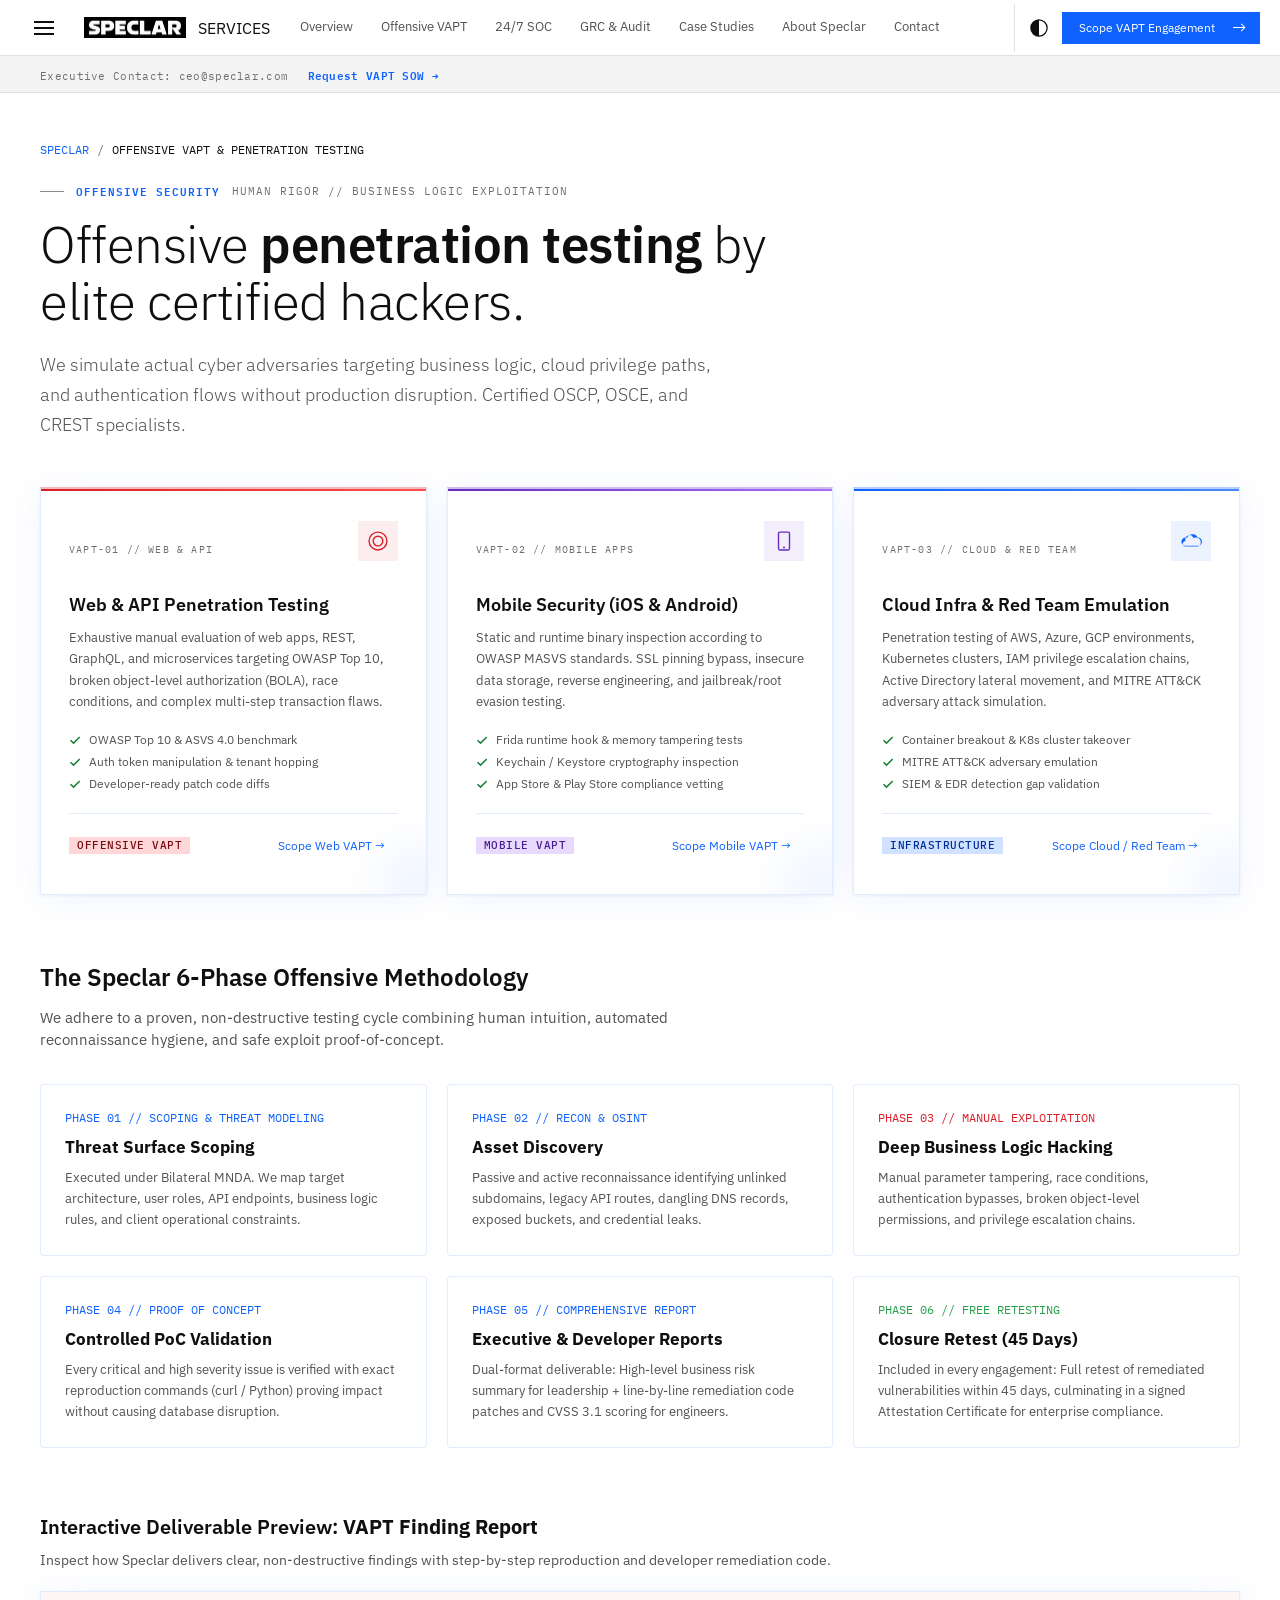
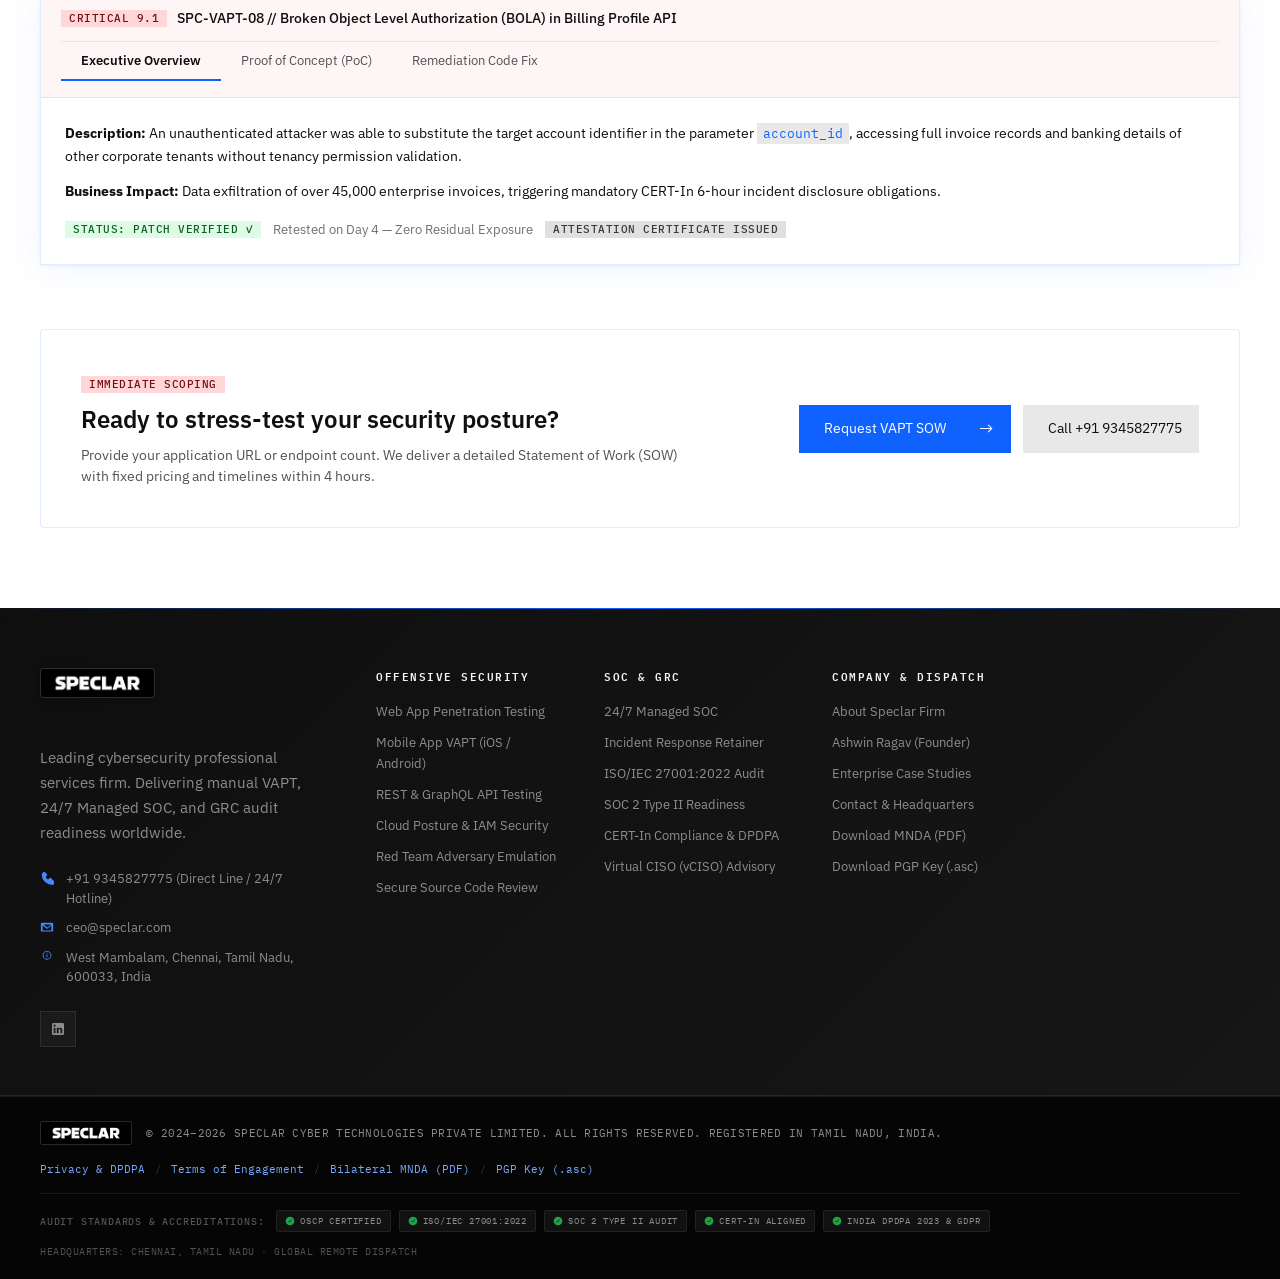
<file: vapt.html>
<!DOCTYPE html>
<html lang="en" data-theme="white">
<head>
  <meta charset="UTF-8" />
  <meta name="viewport" content="width=device-width, initial-scale=1.0" />
  <title>Offensive VAPT & Red Teaming // SPECLAR — Pure Cybersecurity Services</title>
  <meta name="description" content="Offensive Penetration Testing (VAPT) and Red Team simulation by certified security architects. Web, Mobile, Cloud, API, and Source Code audits with zero automated noise." />
  <meta name="keywords" content="VAPT, penetration testing, red teaming, mobile VAPT, API security, OSCP, Speclar, Ashwin Ragav" />

  <!-- IBM Plex Fonts -->
  <link rel="preconnect" href="https://fonts.googleapis.com" />
  <link rel="preconnect" href="https://fonts.gstatic.com" crossorigin />
  <link href="https://fonts.googleapis.com/css2?family=IBM+Plex+Mono:ital,wght@0,400;0,500;0,600;1,400&family=IBM+Plex+Sans:ital,wght@0,300;0,400;0,500;0,600;0,700;1,400&display=swap" rel="stylesheet" />

  <!-- Core Stylesheet -->
  <link rel="stylesheet" href="styles.css" />
</head>
<body class="cds--theme-carbon">

  <!-- Scroll Progress Indicator -->
  <div id="scroll-progress-bar" style="position: fixed; top: 0; left: 0; height: 3px; background: #0f62fe; width: 0%; z-index: 10000; transition: width 0.1s linear;"></div>

  <!-- 24/7 Hotline Bar -->
  <div class="cds--emergency-hotline-bar" role="region" aria-label="Incident Response Hotline">
    <div>
      <span style="background: #da1e28; color: #fff; padding: 2px 8px; font-weight: 700; font-size: 0.625rem; letter-spacing: 1px;">24/7 EMERGENCY</span>
      <strong>ACTIVE EXPLOIT OUTBREAK?</strong> Direct Incident Commander Hotline:
      <a href="tel:+919345827775" style="color: #78a9ff; margin-left: 6px; text-decoration: underline;">+91 9345827775</a>
    </div>
    <div>
      <span style="color: #6f6f6f;">Guaranteed &lt; 14-Minute Triage SLA</span>
      <a href="contact.html#quick-intake" style="margin-left: 12px; color: #78a9ff;">Emergency Breach SOW →</a>
    </div>
  </div>

  <!-- Pure Consulting Notice Bar -->
  <div class="cds--top-notice-bar" role="region" aria-label="Service Provider Model Notice">
    <div>
      <span class="cds--pulse-indicator" style="background: #24a148; width: 8px; height: 8px; display: inline-block; border-radius: 50%; margin-right: 8px;"></span>
      <strong>PURE CYBERSECURITY SERVICES FIRM:</strong> 100% Manual offensive testing. We uncover zero-days and logic flaws missed by automated scanner tools.
    </div>
    <div>
      <span style="color: var(--cds-text-helper); margin-right: 12px;">Executive Contact: ceo@speclar.com</span>
      <a href="contact.html" style="color: var(--cds-link-primary); font-weight: 600;">Request VAPT SOW →</a>
    </div>
  </div>

  <!-- Global Header -->
  <header class="cds--header" role="banner">
    <div class="cds--header__left">
      <button id="menu-trigger" class="cds--header__menu-trigger" aria-label="Toggle navigation drawer">
        <svg width="20" height="20" viewBox="0 0 20 20" fill="currentColor">
          <rect y="3" width="20" height="2"/>
          <rect y="9" width="20" height="2"/>
          <rect y="15" width="20" height="2"/>
        </svg>
      </button>

      <a href="index.html" class="cds--header__brand" aria-label="SPECLAR Homepage">
        <img src="speclar-logo.png" alt="SPECLAR Logo" class="speclar-brand-logo-img" />
        <span class="cds--header__brand-sub">SERVICES</span>
      </a>

      <nav class="cds--header__nav" aria-label="Main Navigation">
        <ul class="cds--header__nav-list">
          <li class="cds--header__nav-item"><a href="index.html" class="cds--header__nav-link">Overview</a></li>
          <li class="cds--header__nav-item"><a href="vapt.html" class="cds--header__nav-link is-active">Offensive VAPT</a></li>
          <li class="cds--header__nav-item"><a href="soc.html" class="cds--header__nav-link">24/7 SOC</a></li>
          <li class="cds--header__nav-item"><a href="grc.html" class="cds--header__nav-link">GRC & Audit</a></li>
          <li class="cds--header__nav-item"><a href="case-studies.html" class="cds--header__nav-link">Case Studies</a></li>
          <li class="cds--header__nav-item"><a href="about.html" class="cds--header__nav-link">About Speclar</a></li>
          <li class="cds--header__nav-item"><a href="contact.html" class="cds--header__nav-link">Contact</a></li>
        </ul>
      </nav>
    </div>

    <div class="cds--header__actions">
      <button id="theme-toggle" class="cds--header__action-btn" aria-label="Toggle color theme" title="Toggle theme">
        <svg width="18" height="18" viewBox="0 0 16 16" fill="currentColor">
          <path d="M8 1a7 7 0 1 0 0 14A7 7 0 0 0 8 1zm0 13V2a6 6 0 1 1 0 12z"/>
        </svg>
      </button>

      <a href="contact.html#quick-intake" class="cds--btn cds--btn--primary cds--btn--sm">
        <span>Scope VAPT Engagement</span>
        <svg viewBox="0 0 16 16"><path d="M10.5 3.5 9.8 4.2 12.6 7H2v1h10.6L9.8 10.8l.7.7 4-4z"/></svg>
      </a>
    </div>
  </header>

  <!-- Side Navigation Drawer -->
  <aside id="side-nav" class="cds--side-nav" aria-label="Side Navigation">
    <div style="padding: 16px 20px; border-bottom: 1px solid var(--cds-border-subtle); display: flex; align-items: center; justify-content: space-between;">
      <span style="font-family: var(--cds-font-mono); font-size: 0.75rem; color: var(--cds-text-helper);">NAV // DIRECTORY</span>
      <button id="menu-close" style="background: none; border: none; color: var(--cds-text-primary); cursor: pointer; font-size: 1.25rem;">✕</button>
    </div>
    <ul class="cds--side-nav__items">
      <li><a href="index.html" class="cds--side-nav__link">00 // Home Overview</a></li>
      <li><a href="vapt.html" class="cds--side-nav__link is-active">01 // Offensive VAPT</a></li>
      <li><a href="soc.html" class="cds--side-nav__link">02 // 24/7 Managed SOC</a></li>
      <li><a href="grc.html" class="cds--side-nav__link">03 // GRC & Compliance</a></li>
      <li><a href="case-studies.html" class="cds--side-nav__link">04 // Enterprise Case Studies</a></li>
      <li><a href="about.html" class="cds--side-nav__link">05 // About & Founder</a></li>
      <li><a href="contact.html" class="cds--side-nav__link">06 // Contact & Dispatch</a></li>
    </ul>
    <div style="padding: 24px 20px; margin-top: auto; border-top: 1px solid var(--cds-border-subtle); font-size: 0.75rem; color: var(--cds-text-secondary);">
      <div style="font-weight: 600; color: var(--cds-text-primary); margin-bottom: 4px;">24/7 Hotline</div>
      <a href="tel:+919345827775" style="color: #da1e28; text-decoration: none; font-family: var(--cds-font-mono); font-size: 0.875rem;">+91 9345827775</a>
      <div style="margin-top: 12px; font-weight: 600; color: var(--cds-text-primary); margin-bottom: 4px;">Direct Scoping</div>
      <a href="mailto:ceo@speclar.com" style="color: var(--cds-interactive-01); text-decoration: none; font-family: var(--cds-font-mono);">ceo@speclar.com</a>
    </div>
  </aside>

  <!-- Main Content -->
  <main class="cds--content" role="main" style="padding-top: 48px; padding-bottom: 80px;">
    <div class="cds--grid">

      <!-- Breadcrumbs -->
      <nav class="cds--breadcrumb" aria-label="Breadcrumb" style="display: flex; gap: 8px; font-family: var(--cds-font-mono); font-size: 0.75rem; color: var(--cds-text-helper); margin-bottom: 24px;">
        <a href="index.html" style="color: var(--cds-interactive-01); text-decoration: none;">SPECLAR</a>
        <span>/</span>
        <span style="color: var(--cds-text-primary);">OFFENSIVE VAPT & PENETRATION TESTING</span>
      </nav>

      <!-- Executive Header -->
      <div class="cds--screen-header" style="margin-bottom: 48px;">
        <div class="cds--screen-meta">
          <span class="cds--screen-number">OFFENSIVE SECURITY</span>
          <span>HUMAN RIGOR // BUSINESS LOGIC EXPLOITATION</span>
        </div>
        <h1 class="cds--display-heading">
          Offensive <strong>penetration testing</strong> by elite certified hackers.
        </h1>
        <p class="cds--display-subtitle">
          We simulate actual cyber adversaries targeting business logic, cloud privilege paths, and authentication flows without production disruption. Certified OSCP, OSCE, and CREST specialists.
        </p>
      </div>

      <!-- Capability Cards Grid -->
      <div class="liquid-tile-grid">

        <!-- Web & API -->
        <div class="liquid-tile liquid-tile--vapt">
          <div>
            <div class="liquid-tile__code">
              VAPT-01 // WEB & API
              <div class="liquid-tile__icon"><svg viewBox="0 0 32 32"><path d="M16 2a14 14 0 1 0 14 14A14 14 0 0 0 16 2zm0 26a12 12 0 1 1 12-12 12 12 0 0 1-12 12zm0-20a8 8 0 1 0 8 8 8 8 0 0 0-8-8zm0 14a6 6 0 1 1 6-6 6 6 0 0 1-6 6z"/></svg></div>
            </div>
            <h3 class="liquid-tile__heading">Web & API Penetration Testing</h3>
            <p class="liquid-tile__copy">
              Exhaustive manual evaluation of web apps, REST, GraphQL, and microservices targeting OWASP Top 10, broken object-level authorization (BOLA), race conditions, and complex multi-step transaction flaws.
            </p>
            <ul class="liquid-tile__specs">
              <li class="liquid-tile__spec-item"><svg viewBox="0 0 16 16"><path d="M6 10.8 2.7 7.5 1.3 8.9 6 13.6 15 4.6 13.6 3.2z"/></svg>OWASP Top 10 & ASVS 4.0 benchmark</li>
              <li class="liquid-tile__spec-item"><svg viewBox="0 0 16 16"><path d="M6 10.8 2.7 7.5 1.3 8.9 6 13.6 15 4.6 13.6 3.2z"/></svg>Auth token manipulation & tenant hopping</li>
              <li class="liquid-tile__spec-item"><svg viewBox="0 0 16 16"><path d="M6 10.8 2.7 7.5 1.3 8.9 6 13.6 15 4.6 13.6 3.2z"/></svg>Developer-ready patch code diffs</li>
            </ul>
          </div>
          <div class="liquid-tile__footer">
            <span class="cds--tag cds--tag--red">OFFENSIVE VAPT</span>
            <a href="contact.html#quick-intake" class="cds--btn cds--btn--ghost cds--btn--sm">Scope Web VAPT →</a>
          </div>
        </div>

        <!-- Mobile Security -->
        <div class="liquid-tile liquid-tile--purple">
          <div>
            <div class="liquid-tile__code">
              VAPT-02 // MOBILE APPS
              <div class="liquid-tile__icon"><svg viewBox="0 0 32 32"><path d="M22 2H10a3 3 0 0 0-3 3v22a3 3 0 0 0 3 3h12a3 3 0 0 0 3-3V5a3 3 0 0 0-3-3zm1 25a1 1 0 0 1-1 1H10a1 1 0 0 1-1-1V5a1 1 0 0 1 1-1h12a1 1 0 0 1 1 1zm-7 0a1.5 1.5 0 1 0-1.5-1.5A1.5 1.5 0 0 0 16 27z"/></svg></div>
            </div>
            <h3 class="liquid-tile__heading">Mobile Security (iOS & Android)</h3>
            <p class="liquid-tile__copy">
              Static and runtime binary inspection according to OWASP MASVS standards. SSL pinning bypass, insecure data storage, reverse engineering, and jailbreak/root evasion testing.
            </p>
            <ul class="liquid-tile__specs">
              <li class="liquid-tile__spec-item"><svg viewBox="0 0 16 16"><path d="M6 10.8 2.7 7.5 1.3 8.9 6 13.6 15 4.6 13.6 3.2z"/></svg>Frida runtime hook & memory tampering tests</li>
              <li class="liquid-tile__spec-item"><svg viewBox="0 0 16 16"><path d="M6 10.8 2.7 7.5 1.3 8.9 6 13.6 15 4.6 13.6 3.2z"/></svg>Keychain / Keystore cryptography inspection</li>
              <li class="liquid-tile__spec-item"><svg viewBox="0 0 16 16"><path d="M6 10.8 2.7 7.5 1.3 8.9 6 13.6 15 4.6 13.6 3.2z"/></svg>App Store & Play Store compliance vetting</li>
            </ul>
          </div>
          <div class="liquid-tile__footer">
            <span class="cds--tag cds--tag--purple">MOBILE VAPT</span>
            <a href="contact.html#quick-intake" class="cds--btn cds--btn--ghost cds--btn--sm">Scope Mobile VAPT →</a>
          </div>
        </div>

        <!-- Cloud & Red Teaming -->
        <div class="liquid-tile liquid-tile--blue">
          <div>
            <div class="liquid-tile__code">
              VAPT-03 // CLOUD & RED TEAM
              <div class="liquid-tile__icon"><svg viewBox="0 0 32 32"><path d="M26 14a8 8 0 0 0-15.5-2.6A6 6 0 0 0 2 17a6 6 0 0 0 6 6h18a6 6 0 0 0 0-12zm0 10H8a4 4 0 0 1-1.3-7.8l1-.3.3-1A6 6 0 0 1 19 10.4l.4 1.1 1.2-.2A6 6 0 0 1 26 24z"/></svg></div>
            </div>
            <h3 class="liquid-tile__heading">Cloud Infra & Red Team Emulation</h3>
            <p class="liquid-tile__copy">
              Penetration testing of AWS, Azure, GCP environments, Kubernetes clusters, IAM privilege escalation chains, Active Directory lateral movement, and MITRE ATT&CK adversary attack simulation.
            </p>
            <ul class="liquid-tile__specs">
              <li class="liquid-tile__spec-item"><svg viewBox="0 0 16 16"><path d="M6 10.8 2.7 7.5 1.3 8.9 6 13.6 15 4.6 13.6 3.2z"/></svg>Container breakout & K8s cluster takeover</li>
              <li class="liquid-tile__spec-item"><svg viewBox="0 0 16 16"><path d="M6 10.8 2.7 7.5 1.3 8.9 6 13.6 15 4.6 13.6 3.2z"/></svg>MITRE ATT&CK adversary emulation</li>
              <li class="liquid-tile__spec-item"><svg viewBox="0 0 16 16"><path d="M6 10.8 2.7 7.5 1.3 8.9 6 13.6 15 4.6 13.6 3.2z"/></svg>SIEM & EDR detection gap validation</li>
            </ul>
          </div>
          <div class="liquid-tile__footer">
            <span class="cds--tag cds--tag--blue">INFRASTRUCTURE</span>
            <a href="contact.html#quick-intake" class="cds--btn cds--btn--ghost cds--btn--sm">Scope Cloud / Red Team →</a>
          </div>
        </div>
      </div>

      <!-- Methodology Breakdown -->
      <div style="margin-top: 64px;">
        <h2 style="font-size: 1.5rem; font-weight: 600; margin-bottom: 12px;">The Speclar 6-Phase Offensive Methodology</h2>
        <p style="color: var(--cds-text-secondary); max-width: 720px; margin-bottom: 32px; font-size: 0.9375rem;">
          We adhere to a proven, non-destructive testing cycle combining human intuition, automated reconnaissance hygiene, and safe exploit proof-of-concept.
        </p>

        <div style="display: grid; grid-template-columns: repeat(3, 1fr); gap: 20px;">
          <div style="background: var(--liquid-bg); border: 1px solid var(--liquid-border); padding: 24px; border-radius: 4px;">
            <div style="font-family: var(--cds-font-mono); color: #0f62fe; font-size: 0.75rem; margin-bottom: 8px;">PHASE 01 // SCOPING & THREAT MODELING</div>
            <h4 style="margin-bottom: 8px; font-size: 1.0625rem;">Threat Surface Scoping</h4>
            <p style="color: var(--cds-text-secondary); font-size: 0.8125rem; line-height: 1.6;">
              Executed under Bilateral MNDA. We map target architecture, user roles, API endpoints, business logic rules, and client operational constraints.
            </p>
          </div>

          <div style="background: var(--liquid-bg); border: 1px solid var(--liquid-border); padding: 24px; border-radius: 4px;">
            <div style="font-family: var(--cds-font-mono); color: #0f62fe; font-size: 0.75rem; margin-bottom: 8px;">PHASE 02 // RECON & OSINT</div>
            <h4 style="margin-bottom: 8px; font-size: 1.0625rem;">Asset Discovery</h4>
            <p style="color: var(--cds-text-secondary); font-size: 0.8125rem; line-height: 1.6;">
              Passive and active reconnaissance identifying unlinked subdomains, legacy API routes, dangling DNS records, exposed buckets, and credential leaks.
            </p>
          </div>

          <div style="background: var(--liquid-bg); border: 1px solid var(--liquid-border); padding: 24px; border-radius: 4px;">
            <div style="font-family: var(--cds-font-mono); color: #da1e28; font-size: 0.75rem; margin-bottom: 8px;">PHASE 03 // MANUAL EXPLOITATION</div>
            <h4 style="margin-bottom: 8px; font-size: 1.0625rem;">Deep Business Logic Hacking</h4>
            <p style="color: var(--cds-text-secondary); font-size: 0.8125rem; line-height: 1.6;">
              Manual parameter tampering, race conditions, authentication bypasses, broken object-level permissions, and privilege escalation chains.
            </p>
          </div>

          <div style="background: var(--liquid-bg); border: 1px solid var(--liquid-border); padding: 24px; border-radius: 4px;">
            <div style="font-family: var(--cds-font-mono); color: #0f62fe; font-size: 0.75rem; margin-bottom: 8px;">PHASE 04 // PROOF OF CONCEPT</div>
            <h4 style="margin-bottom: 8px; font-size: 1.0625rem;">Controlled PoC Validation</h4>
            <p style="color: var(--cds-text-secondary); font-size: 0.8125rem; line-height: 1.6;">
              Every critical and high severity issue is verified with exact reproduction commands (curl / Python) proving impact without causing database disruption.
            </p>
          </div>

          <div style="background: var(--liquid-bg); border: 1px solid var(--liquid-border); padding: 24px; border-radius: 4px;">
            <div style="font-family: var(--cds-font-mono); color: #0f62fe; font-size: 0.75rem; margin-bottom: 8px;">PHASE 05 // COMPREHENSIVE REPORT</div>
            <h4 style="margin-bottom: 8px; font-size: 1.0625rem;">Executive & Developer Reports</h4>
            <p style="color: var(--cds-text-secondary); font-size: 0.8125rem; line-height: 1.6;">
              Dual-format deliverable: High-level business risk summary for leadership + line-by-line remediation code patches and CVSS 3.1 scoring for engineers.
            </p>
          </div>

          <div style="background: var(--liquid-bg); border: 1px solid var(--liquid-border); padding: 24px; border-radius: 4px;">
            <div style="font-family: var(--cds-font-mono); color: #24a148; font-size: 0.75rem; margin-bottom: 8px;">PHASE 06 // FREE RETESTING</div>
            <h4 style="margin-bottom: 8px; font-size: 1.0625rem;">Closure Retest (45 Days)</h4>
            <p style="color: var(--cds-text-secondary); font-size: 0.8125rem; line-height: 1.6;">
              Included in every engagement: Full retest of remediated vulnerabilities within 45 days, culminating in a signed Attestation Certificate for enterprise compliance.
            </p>
          </div>
        </div>
      </div>

      <!-- Deliverable Inspector -->
      <div style="margin-top: 64px;">
        <h3 style="font-size: 1.25rem; font-weight: 600; margin-bottom: 8px;">Interactive Deliverable Preview: <strong>VAPT Finding Report</strong></h3>
        <p style="color: var(--cds-text-secondary); font-size: 0.875rem; margin-bottom: 20px;">
          Inspect how Speclar delivers clear, non-destructive findings with step-by-step reproduction and developer remediation code.
        </p>

        <div class="cds--finding-inspector">
          <div class="cds--finding-header">
            <div class="cds--finding-title">
              <span class="cds--tag cds--tag--red">CRITICAL 9.1</span>
              <span>SPC-VAPT-08 // Broken Object Level Authorization (BOLA) in Billing Profile API</span>
            </div>
            <div class="cds--finding-tabs">
              <button class="cds--tab is-selected" data-finding-tab="overview">Executive Overview</button>
              <button class="cds--tab" data-finding-tab="poc">Proof of Concept (PoC)</button>
              <button class="cds--tab" data-finding-tab="remediation">Remediation Code Fix</button>
            </div>
          </div>

          <div class="cds--finding-body">
            <div data-finding-view="overview">
              <p><strong>Description:</strong> An unauthenticated attacker was able to substitute the target account identifier in the parameter <code>account_id</code>, accessing full invoice records and banking details of other corporate tenants without tenancy permission validation.</p>
              <p style="margin-top: 12px;"><strong>Business Impact:</strong> Data exfiltration of over 45,000 enterprise invoices, triggering mandatory CERT-In 6-hour incident disclosure obligations.</p>
              <div style="margin-top: 16px; display: flex; gap: 12px; align-items: center; flex-wrap: wrap;">
                <span class="cds--tag cds--tag--green">STATUS: PATCH VERIFIED ✓</span>
                <span style="font-size: 0.8125rem; color: var(--cds-text-helper);">Retested on Day 4 — Zero Residual Exposure</span>
                <span class="cds--tag cds--tag--gray">ATTESTATION CERTIFICATE ISSUED</span>
              </div>
            </div>

            <div data-finding-view="poc" style="display: none;">
              <p><strong>Non-Destructive PoC Request:</strong></p>
              <div class="cds--code-diff">
                curl -X GET "https://api.target-app.com/v2/tenants/98412/billing" \<br/>
                &nbsp;&nbsp;-H "Authorization: Bearer [ATTACKER_SESSION_TOKEN]" \<br/>
                &nbsp;&nbsp;-H "X-Client-Platform: Mobile-v3.1"
              </div>
              <p style="margin-top: 12px; color: #4ade80;">[HTTP 200 OK] Extracted payload with customer banking metadata returned without tenancy restriction check.</p>
            </div>

            <div data-finding-view="remediation" style="display: none;">
              <p><strong>Prescriptive Patching Diff:</strong></p>
              <div class="cds--code-diff">
                <span class="diff-rem">- const invoice = await db.Billing.findOne({ where: { account_id } });</span>
                <span class="diff-add">+ const invoice = await db.Billing.findOne({ where: { account_id, org_id: req.user.org_id } });</span>
                <span class="diff-add">+ if (!invoice) throw new ForbiddenError('Unauthorized tenancy cross-access attempt');</span>
              </div>
            </div>
          </div>
        </div>
      </div>

      <!-- Bottom CTA Banner -->
      <div style="background: var(--liquid-bg); border: 1px solid var(--liquid-border); padding: 40px; border-radius: 4px; margin-top: 64px; display: flex; justify-content: space-between; align-items: center; flex-wrap: wrap; gap: 24px;">
        <div>
          <span class="cds--tag cds--tag--red" style="margin-bottom: 8px;">IMMEDIATE SCOPING</span>
          <h3 style="font-size: 1.5rem; font-weight: 600; margin-bottom: 8px;">Ready to stress-test your security posture?</h3>
          <p style="color: var(--cds-text-secondary); max-width: 600px; font-size: 0.875rem;">
            Provide your application URL or endpoint count. We deliver a detailed Statement of Work (SOW) with fixed pricing and timelines within 4 hours.
          </p>
        </div>
        <div style="display: flex; gap: 12px; flex-wrap: wrap;">
          <a href="contact.html#quick-intake" class="cds--btn cds--btn--primary">
            <span>Request VAPT SOW</span>
            <svg viewBox="0 0 16 16"><path d="M10.5 3.5 9.8 4.2 12.6 7H2v1h10.6L9.8 10.8l.7.7 4-4z"/></svg>
          </a>
          <a href="tel:+919345827775" class="cds--btn cds--btn--secondary">
            <span>Call +91 9345827775</span>
          </a>
        </div>
      </div>

    </div>
  </main>

  <!-- Global Footer -->
  <footer class="cds--footer" role="contentinfo">

    <!-- Top section: Brand + Columns -->
    <div class="cds--footer__top-bar">
      <div class="cds--grid">
        <div class="cds--footer__columns">

          <!-- Brand Block -->
          <div>
            <div class="cds--footer__brand-block">
              <div class="cds--footer__logo-mark" style="background: transparent; padding: 0;">
                <img src="speclar-logo.png" alt="SPECLAR" class="speclar-brand-logo-img--footer" />
              </div>
            </div>
            <p class="cds--footer__tagline">
              Leading cybersecurity professional services firm. Delivering manual VAPT, 24/7 Managed SOC, and GRC audit readiness worldwide.
            </p>

            <!-- Contact Info -->
            <div class="cds--footer__contact-block">
              <div class="cds--footer__contact-item">
                <svg viewBox="0 0 16 16"><path d="M14.95 10.65 12.44 8.14a1 1 0 0 0-1.41 0l-1.42 1.42a.5.5 0 0 1-.63.07 8.65 8.65 0 0 1-2.55-2.55.5.5 0 0 1 .07-.63L7.92 5a1 1 0 0 0 0-1.41L5.41 1.09a1 1 0 0 0-1.41 0L2.59 2.5A2 2 0 0 0 2 3.93a12 12 0 0 0 12 12 2 2 0 0 0 1.43-.59l1.41-1.41a1 1 0 0 0 0-1.41z"/></svg>
                <div>
                  <a href="tel:+919345827775">+91 9345827775 (Direct Line / 24/7 Hotline)</a>
                </div>
              </div>
              <div class="cds--footer__contact-item">
                <svg viewBox="0 0 16 16"><path d="M14 3H2a1 1 0 0 0-1 1v8a1 1 0 0 0 1 1h12a1 1 0 0 0 1-1V4a1 1 0 0 0-1-1zm-1.15 2-4.35 3.5L4.15 5zm.15 7H3V6.2l4.5 3.6a1 1 0 0 0 1.25 0L13 6.2z"/></svg>
                <div>
                  <a href="mailto:ceo@speclar.com">ceo@speclar.com</a>
                </div>
              </div>
              <div class="cds--footer__contact-item">
                <svg viewBox="0 0 16 16"><path d="M8 1a5 5 0 1 0 0 10A5 5 0 0 0 8 1zm0 9a4 4 0 1 1 0-8 4 4 0 0 1 0 8zm.5-5h-1v3h1zm0-2h-1v1h1z"/></svg>
                <span>West Mambalam, Chennai, Tamil Nadu, 600033, India</span>
              </div>
            </div>

            <!-- Social Handles -->
            <div class="cds--footer__social-row">
              <a href="https://linkedin.com/company/speclar" target="_blank" rel="noopener noreferrer" class="cds--footer__social-btn" aria-label="LinkedIn">
                <svg viewBox="0 0 24 24"><path d="M19 3a2 2 0 0 1 2 2v14a2 2 0 0 1-2 2H5a2 2 0 0 1-2-2V5a2 2 0 0 1 2-2zm-.5 15.5v-5.3a3.26 3.26 0 0 0-3.26-3.26c-.85 0-1.84.52-2.32 1.3v-1.11h-2.79v8.37h2.79v-4.93c0-.77.62-1.4 1.39-1.4a1.4 1.4 0 0 1 1.4 1.4v4.93zM6.88 8.56a1.68 1.68 0 0 0 1.68-1.68c0-.93-.75-1.69-1.68-1.69a1.69 1.69 0 0 0-1.69 1.69c0 .93.76 1.68 1.69 1.68m1.39 9.94v-8.37H5.5v8.37z"/></svg>
              </a>
            </div>
          </div>

          <!-- Offensive Security Column -->
          <div>
            <h4 class="cds--footer__col-title">Offensive Security</h4>
            <ul class="cds--footer__links">
              <li><a href="vapt.html">Web App Penetration Testing</a></li>
              <li><a href="vapt.html">Mobile App VAPT (iOS / Android)</a></li>
              <li><a href="vapt.html">REST & GraphQL API Testing</a></li>
              <li><a href="vapt.html">Cloud Posture & IAM Security</a></li>
              <li><a href="vapt.html">Red Team Adversary Emulation</a></li>
              <li><a href="vapt.html">Secure Source Code Review</a></li>
            </ul>
          </div>

          <!-- SOC & GRC Column -->
          <div>
            <h4 class="cds--footer__col-title">SOC & GRC</h4>
            <ul class="cds--footer__links">
              <li><a href="soc.html">24/7 Managed SOC</a></li>
              <li><a href="soc.html">Incident Response Retainer</a></li>
              <li><a href="grc.html">ISO/IEC 27001:2022 Audit</a></li>
              <li><a href="grc.html">SOC 2 Type II Readiness</a></li>
              <li><a href="grc.html">CERT-In Compliance & DPDPA</a></li>
              <li><a href="grc.html">Virtual CISO (vCISO) Advisory</a></li>
            </ul>
          </div>

          <!-- Company & Dispatch Column -->
          <div>
            <h4 class="cds--footer__col-title">Company & Dispatch</h4>
            <ul class="cds--footer__links">
              <li><a href="about.html">About Speclar Firm</a></li>
              <li><a href="about.html#leadership">Ashwin Ragav (Founder)</a></li>
              <li><a href="case-studies.html">Enterprise Case Studies</a></li>
              <li><a href="contact.html">Contact & Headquarters</a></li>
              <li><a href="speclar-bilateral-mnda.pdf" download="speclar-bilateral-mnda.pdf">Download MNDA (PDF)</a></li>
              <li><a href="speclar-pgp-key.asc" download="speclar-pgp-key.asc">Download PGP Key (.asc)</a></li>
            </ul>
          </div>
        </div>
      </div>
    </div>

    <!-- Bottom Bar with Logo -->
    <div class="cds--footer__bottom">
      <div class="cds--grid">
        <!-- Row 1: Brand Logo + Copyright & Legal Links -->
        <div class="cds--footer__bottom-row">
          <div class="cds--footer__bottom-brand">
            <img src="speclar-logo.png" alt="SPECLAR Logo" class="speclar-bottom-logo" />
            <span class="cds--footer__copyright">
              © 2024–2026 SPECLAR CYBER TECHNOLOGIES PRIVATE LIMITED. ALL RIGHTS RESERVED. REGISTERED IN TAMIL NADU, INDIA.
            </span>
          </div>
          <div class="cds--footer__legal-links">
            <a href="javascript:void(0)" data-modal-target="privacy-modal" class="cds--footer__legal-link">Privacy & DPDPA</a>
            <span class="cds--footer__divider">/</span>
            <a href="javascript:void(0)" data-modal-target="terms-modal" class="cds--footer__legal-link">Terms of Engagement</a>
            <span class="cds--footer__divider">/</span>
            <a href="speclar-bilateral-mnda.pdf" download="speclar-bilateral-mnda.pdf" class="cds--footer__legal-link">Bilateral MNDA (PDF)</a>
            <span class="cds--footer__divider">/</span>
            <a href="speclar-pgp-key.asc" download="speclar-pgp-key.asc" class="cds--footer__legal-link">PGP Key (.asc)</a>
          </div>
        </div>

        <div class="cds--footer__bottom-sep"></div>

        <!-- Row 2: Compliance Seals & Global Dispatch -->
        <div class="cds--footer__badges-row">
          <div class="cds--footer__badges-left">
            <span class="cds--footer__badges-label">AUDIT STANDARDS & ACCREDITATIONS:</span>
            <div class="cds--footer__cert-badges">
              <span class="cds--footer__cert-badge"><svg viewBox="0 0 16 16"><path d="M8 1a7 7 0 1 0 7 7 7 7 0 0 0-7-7zm3 5.4-3.7 3.7a.5.5 0 0 1-.7 0L5 8.5l.7-.7 1.3 1.3L10.3 5.7z"/></svg>OSCP CERTIFIED</span>
              <span class="cds--footer__cert-badge"><svg viewBox="0 0 16 16"><path d="M8 1a7 7 0 1 0 7 7 7 7 0 0 0-7-7zm3 5.4-3.7 3.7a.5.5 0 0 1-.7 0L5 8.5l.7-.7 1.3 1.3L10.3 5.7z"/></svg>ISO/IEC 27001:2022</span>
              <span class="cds--footer__cert-badge"><svg viewBox="0 0 16 16"><path d="M8 1a7 7 0 1 0 7 7 7 7 0 0 0-7-7zm3 5.4-3.7 3.7a.5.5 0 0 1-.7 0L5 8.5l.7-.7 1.3 1.3L10.3 5.7z"/></svg>SOC 2 TYPE II AUDIT</span>
              <span class="cds--footer__cert-badge"><svg viewBox="0 0 16 16"><path d="M8 1a7 7 0 1 0 7 7 7 7 0 0 0-7-7zm3 5.4-3.7 3.7a.5.5 0 0 1-.7 0L5 8.5l.7-.7 1.3 1.3L10.3 5.7z"/></svg>CERT-IN ALIGNED</span>
              <span class="cds--footer__cert-badge"><svg viewBox="0 0 16 16"><path d="M8 1a7 7 0 1 0 7 7 7 7 0 0 0-7-7zm3 5.4-3.7 3.7a.5.5 0 0 1-.7 0L5 8.5l.7-.7 1.3 1.3L10.3 5.7z"/></svg>INDIA DPDPA 2023 & GDPR</span>
            </div>
          </div>
          <div class="cds--footer__dispatch-tag">
            HEADQUARTERS: CHENNAI, TAMIL NADU · GLOBAL REMOTE DISPATCH
          </div>
        </div>
      </div>
    </div>
  </footer>

  <script src="canvas-scene.js"></script>
  <script src="app.js"></script>
</body>
</html>
</file>
<file: styles.css>
/* ==========================================================================
   SPECLAR CYBERSECURITY — PREMIUM SITE DESIGN SYSTEM
   Liquid Glassmorphism Tiles · IBM Plex Fonts · Framer Scroll Animations
   White Theme · Organized Screen-by-Screen Layout
   ========================================================================== */

/* --------------------------------------------------------------------------
   DESIGN TOKENS & SYSTEM VARIABLES
   -------------------------------------------------------------------------- */
:root {
  /* Core White Theme */
  --cds-background: #ffffff;
  --cds-layer-01: #f4f4f4;
  --cds-layer-02: #e8e8e8;
  --cds-layer-03: #d1d1d1;
  --cds-layer-hover-01: #e8e8e8;
  --cds-layer-hover-02: #d1d1d1;
  --cds-layer-active-01: #c6c6c6;

  /* Text & Icon */
  --cds-text-primary: #0f0f0f;
  --cds-text-secondary: #525252;
  --cds-text-placeholder: #a8a8a8;
  --cds-text-helper: #6f6f6f;
  --cds-text-on-color: #ffffff;
  --cds-link-primary: #0f62fe;
  --cds-link-hover: #0043ce;

  /* Borders & Dividers */
  --cds-border-subtle: #e0e0e0;
  --cds-border-strong: #8d8d8d;
  --cds-border-interactive: #0f62fe;

  /* Interactive (IBM Blue) */
  --cds-interactive-01: #0f62fe;
  --cds-interactive-hover: #0353e9;
  --cds-interactive-active: #002d9c;
  --cds-focus: #0f62fe;

  /* Status Colors */
  --cds-support-error: #da1e28;
  --cds-support-error-inverse: #fa4d56;
  --cds-support-success: #198038;
  --cds-support-warning: #b28600;
  --cds-support-info: #0043ce;

  /* Carbon Tags */
  --cds-tag-red-bg: #ffd7d9;
  --cds-tag-red-text: #750e13;
  --cds-tag-blue-bg: #d0e2ff;
  --cds-tag-blue-text: #002d9c;
  --cds-tag-green-bg: #defbe6;
  --cds-tag-green-text: #0e6027;
  --cds-tag-purple-bg: #e8daff;
  --cds-tag-purple-text: #491d8b;
  --cds-tag-gray-bg: #e0e0e0;
  --cds-tag-gray-text: #393939;
  --cds-tag-cyan-bg: #bae6ff;
  --cds-tag-cyan-text: #003a6d;

  /* Typography */
  --cds-font-sans: 'IBM Plex Sans', -apple-system, BlinkMacSystemFont, 'Segoe UI', Roboto, sans-serif;
  --cds-font-mono: 'IBM Plex Mono', 'Menlo', 'Courier New', monospace;
  --cds-font-serif: 'IBM Plex Serif', Georgia, serif;

  /* Layout */
  --cds-header-height: 56px;
  --cds-grid-gutter: 32px;
  --cds-grid-margin: 40px;
  --cds-max-width: 1440px;

  /* Motion */
  --cds-motion-fast: 110ms cubic-bezier(0.2, 0, 0.38, 0.9);
  --cds-motion-standard: 240ms cubic-bezier(0, 0, 0.38, 0.9);
  --cds-motion-entrance: 400ms cubic-bezier(0.16, 1, 0.3, 1);

  /* Liquid Tile System */
  --liquid-bg: rgba(255, 255, 255, 0.7);
  --liquid-border: rgba(15, 98, 254, 0.12);
  --liquid-shadow: 0 4px 32px rgba(15, 98, 254, 0.07), 0 1px 4px rgba(0, 0, 0, 0.06);
  --liquid-shadow-hover: 0 12px 48px rgba(15, 98, 254, 0.15), 0 2px 8px rgba(0, 0, 0, 0.08);
  --liquid-blur: blur(16px);
}

/* Dark theme overrides */
[data-theme="dark"] {
  --cds-background: #161616;
  --cds-layer-01: #262626;
  --cds-layer-02: #393939;
  --cds-layer-03: #525252;
  --cds-layer-hover-01: #333333;
  --cds-layer-hover-02: #474747;
  --cds-layer-active-01: #393939;
  --cds-text-primary: #f4f4f4;
  --cds-text-secondary: #c6c6c6;
  --cds-text-placeholder: #6f6f6f;
  --cds-text-helper: #8d8d8d;
  --cds-text-on-color: #ffffff;
  --cds-link-primary: #78a9ff;
  --cds-link-hover: #a6c8ff;
  --cds-border-subtle: #393939;
  --cds-border-strong: #6f6f6f;
  --cds-interactive-01: #0f62fe;
  --cds-focus: #ffffff;
  --cds-support-success: #42be65;
  --cds-support-warning: #f1c21b;
  --cds-tag-red-bg: #750e13; --cds-tag-red-text: #ffb3b8;
  --cds-tag-blue-bg: #002d9c; --cds-tag-blue-text: #a6c8ff;
  --cds-tag-green-bg: #0e6027; --cds-tag-green-text: #6fdc8c;
  --cds-tag-purple-bg: #491d8b; --cds-tag-purple-text: #d4bbff;
  --cds-tag-gray-bg: #393939; --cds-tag-gray-text: #c6c6c6;
  --cds-tag-cyan-bg: #003a6d; --cds-tag-cyan-text: #82cfff;
  --liquid-bg: rgba(38, 38, 38, 0.85);
  --liquid-border: rgba(120, 169, 255, 0.15);
  --liquid-shadow: 0 4px 32px rgba(0, 0, 0, 0.4), 0 1px 4px rgba(0, 0, 0, 0.3);
  --liquid-shadow-hover: 0 12px 48px rgba(15, 98, 254, 0.2), 0 2px 8px rgba(0, 0, 0, 0.4);
}

/* --------------------------------------------------------------------------
   GLOBAL RESET
   -------------------------------------------------------------------------- */
*, *::before, *::after {
  box-sizing: border-box;
  margin: 0;
  padding: 0;
}

html {
  font-size: 16px;
  line-height: 1.5;
  -webkit-font-smoothing: antialiased;
  -moz-osx-font-smoothing: grayscale;
  scroll-behavior: smooth;
  background-color: var(--cds-background);
  color: var(--cds-text-primary);
}

body {
  font-family: var(--cds-font-sans);
  background-color: var(--cds-background);
  color: var(--cds-text-primary);
  min-height: 100vh;
  overflow-x: hidden;
  font-weight: 400;
  position: relative;
}

:focus-visible {
  outline: 2px solid var(--cds-focus);
  outline-offset: -2px;
}

a {
  color: var(--cds-link-primary);
  text-decoration: none;
  transition: color var(--cds-motion-fast);
}

a:hover {
  color: var(--cds-link-hover);
  text-decoration: underline;
}

/* --------------------------------------------------------------------------
   SCROLL PROGRESS BAR
   -------------------------------------------------------------------------- */
.cds--scroll-progress {
  position: fixed;
  top: 0;
  left: 0;
  height: 3px;
  width: 0%;
  background: linear-gradient(90deg, #0f62fe, #4589ff, #0f62fe);
  z-index: 99999;
  transition: width 0.1s linear;
}

/* --------------------------------------------------------------------------
   EMERGENCY HOTLINE BAR
   -------------------------------------------------------------------------- */
.cds--emergency-hotline-bar {
  background-color: #161616;
  color: #f4f4f4;
  font-family: var(--cds-font-mono);
  font-size: 0.75rem;
  padding: 8px 40px;
  display: flex;
  align-items: center;
  justify-content: space-between;
  flex-wrap: wrap;
  gap: 8px;
  letter-spacing: 0.3px;
  position: relative;
  z-index: 100;
}

.cds--emergency-hotline-bar a {
  color: #78a9ff;
}

/* --------------------------------------------------------------------------
   GRID CONTAINER
   -------------------------------------------------------------------------- */
.cds--grid {
  width: 100%;
  max-width: var(--cds-max-width);
  margin-left: auto;
  margin-right: auto;
  padding-left: var(--cds-grid-margin);
  padding-right: var(--cds-grid-margin);
}

/* --------------------------------------------------------------------------
   CARBON UI SHELL HEADER
   -------------------------------------------------------------------------- */
.cds--header {
  position: fixed;
  top: 0;
  left: 0;
  width: 100%;
  height: var(--cds-header-height);
  background-color: var(--cds-background);
  border-bottom: 1px solid var(--cds-border-subtle);
  display: flex;
  align-items: center;
  justify-content: space-between;
  z-index: 9000;
  padding: 0 20px;
  backdrop-filter: blur(12px);
  -webkit-backdrop-filter: blur(12px);
}

.cds--header__left {
  display: flex;
  align-items: center;
  gap: 16px;
  height: 100%;
}

.cds--header__menu-trigger {
  width: 48px;
  height: 48px;
  background: transparent;
  border: none;
  cursor: pointer;
  color: var(--cds-text-primary);
  display: flex;
  align-items: center;
  justify-content: center;
  transition: background-color var(--cds-motion-fast);
  border-radius: 0 !important;
}

.cds--header__menu-trigger:hover {
  background-color: var(--cds-layer-hover-01);
}

/* ── LOGO: Text mark on dark pill ── */
.cds--header__brand {
  display: flex;
  align-items: center;
  gap: 12px;
  text-decoration: none;
  color: var(--cds-text-primary);
  height: 100%;
}

.cds--header__brand:hover {
  text-decoration: none;
}

.cds--logo-mark {
  display: flex;
  align-items: center;
  background: #000000;
  padding: 4px 10px;
  border-radius: 4px;
  position: relative;
  overflow: hidden;
  border: 1px solid rgba(255, 255, 255, 0.18);
  box-shadow: 0 2px 10px rgba(0, 0, 0, 0.45);
}

.cds--logo-mark::before {
  content: '';
  position: absolute;
  top: 0; left: 0; right: 0;
  height: 2px;
  background: linear-gradient(90deg, #0f62fe, #4589ff);
}

.speclar-brand-logo-img {
  height: 22px;
  width: auto;
  display: block;
  object-fit: contain;
}

.speclar-brand-logo-img--footer {
  height: 30px;
  width: auto;
  display: block;
  object-fit: contain;
  background: #000000;
  padding: 4px 10px;
  border-radius: 4px;
  border: 1px solid rgba(255, 255, 255, 0.18);
  box-shadow: 0 2px 8px rgba(0, 0, 0, 0.4);
}

.cds--logo-wordmark {
  font-family: var(--cds-font-sans);
  font-weight: 700;
  font-size: 1.0625rem;
  letter-spacing: 3px;
  color: #ffffff;
  text-transform: uppercase;
  line-height: 1;
}

.cds--logo-dot {
  width: 5px;
  height: 5px;
  background: #0f62fe;
  border-radius: 50% !important;
  margin-left: 2px;
  align-self: flex-start;
  margin-top: 2px;
  flex-shrink: 0;
}

.cds--header__brand-product {
  font-size: 0.6875rem;
  font-family: var(--cds-font-mono);
  letter-spacing: 1.5px;
  color: var(--cds-text-helper);
  text-transform: uppercase;
  border-left: 1px solid var(--cds-border-subtle);
  padding-left: 12px;
}

/* Global Navigation */
.cds--header__nav {
  display: none;
  height: 100%;
}

@media (min-width: 1024px) {
  .cds--header__nav {
    display: flex;
    align-items: center;
  }
}

.cds--header__nav-list {
  display: flex;
  list-style: none;
  height: 100%;
}

.cds--header__nav-item {
  height: 100%;
}

.cds--header__nav-link {
  display: flex;
  align-items: center;
  height: 100%;
  padding: 0 14px;
  color: var(--cds-text-secondary);
  font-size: 0.8125rem;
  font-weight: 400;
  transition: all var(--cds-motion-fast);
  border-bottom: 2px solid transparent;
  white-space: nowrap;
}

.cds--header__nav-link:hover,
.cds--header__nav-link.active {
  color: var(--cds-text-primary);
  background-color: var(--cds-layer-hover-01);
  text-decoration: none;
  border-bottom-color: var(--cds-interactive-01);
}

.cds--header__actions {
  display: flex;
  align-items: center;
  height: 100%;
  gap: 0;
}

.cds--header__action-btn {
  width: 48px;
  height: 48px;
  background: transparent;
  border: none;
  border-left: 1px solid var(--cds-border-subtle);
  color: var(--cds-text-primary);
  display: flex;
  align-items: center;
  justify-content: center;
  cursor: pointer;
  transition: background-color var(--cds-motion-fast);
  position: relative;
  border-radius: 0 !important;
}

.cds--header__action-btn:hover {
  background-color: var(--cds-layer-hover-01);
}

.cds--header__action-btn svg {
  width: 20px;
  height: 20px;
  fill: currentColor;
}

.cds--status-indicator {
  position: absolute;
  top: 12px;
  right: 12px;
  width: 6px;
  height: 6px;
  background-color: var(--cds-support-success);
  border-radius: 50% !important;
  animation: pulse-glow 2s infinite;
}

@keyframes pulse-glow {
  0%, 100% { box-shadow: 0 0 0 0 rgba(25, 128, 56, 0.5); }
  50% { box-shadow: 0 0 0 6px rgba(25, 128, 56, 0); }
}

/* --------------------------------------------------------------------------
   SIDE NAV DRAWER
   -------------------------------------------------------------------------- */
.cds--side-nav {
  position: fixed;
  top: var(--cds-header-height);
  left: -300px;
  width: 300px;
  height: calc(100vh - var(--cds-header-height));
  background-color: var(--cds-background);
  border-right: 1px solid var(--cds-border-subtle);
  transition: left var(--cds-motion-standard);
  z-index: 8900;
  display: flex;
  flex-direction: column;
}

.cds--side-nav.is-open {
  left: 0;
}

.cds--side-nav__items {
  list-style: none;
  padding: 16px 0;
  flex: 1;
  overflow-y: auto;
}

.cds--side-nav__link {
  display: flex;
  align-items: center;
  gap: 12px;
  padding: 12px 24px;
  color: var(--cds-text-secondary);
  font-size: 0.875rem;
  border-left: 3px solid transparent;
  transition: all var(--cds-motion-fast);
}

.cds--side-nav__link:hover,
.cds--side-nav__link.active {
  color: var(--cds-text-primary);
  background-color: var(--cds-layer-hover-01);
  border-left-color: var(--cds-interactive-01);
  text-decoration: none;
}

.cds--side-nav__footer {
  padding: 16px 24px;
  border-top: 1px solid var(--cds-border-subtle);
  font-family: var(--cds-font-mono);
  font-size: 0.75rem;
  color: var(--cds-text-helper);
}

.cds--overlay {
  position: fixed;
  top: var(--cds-header-height);
  left: 0;
  width: 100vw;
  height: calc(100vh - var(--cds-header-height));
  background-color: rgba(0, 0, 0, 0.5);
  z-index: 8800;
  opacity: 0;
  pointer-events: none;
  transition: opacity var(--cds-motion-standard);
}

.cds--overlay.is-visible {
  opacity: 1;
  pointer-events: all;
}

/* --------------------------------------------------------------------------
   FRAMER SCROLL ANIMATIONS
   -------------------------------------------------------------------------- */
.framer-reveal {
  opacity: 0;
  transform: translateY(32px);
  transition: opacity 0.7s cubic-bezier(0.16, 1, 0.3, 1),
              transform 0.7s cubic-bezier(0.16, 1, 0.3, 1);
}

.framer-reveal.is-inview {
  opacity: 1;
  transform: translateY(0);
}

.framer-scale {
  opacity: 0;
  transform: scale(0.96) translateY(20px);
  transition: opacity 0.7s cubic-bezier(0.16, 1, 0.3, 1),
              transform 0.7s cubic-bezier(0.16, 1, 0.3, 1);
}

.framer-scale.is-inview {
  opacity: 1;
  transform: scale(1) translateY(0);
}

.framer-fade {
  opacity: 0;
  transition: opacity 0.8s cubic-bezier(0.16, 1, 0.3, 1);
}

.framer-fade.is-inview {
  opacity: 1;
}

.framer-slide-left {
  opacity: 0;
  transform: translateX(-32px);
  transition: opacity 0.7s cubic-bezier(0.16, 1, 0.3, 1),
              transform 0.7s cubic-bezier(0.16, 1, 0.3, 1);
}

.framer-slide-left.is-inview {
  opacity: 1;
  transform: translateX(0);
}

.framer-slide-right {
  opacity: 0;
  transform: translateX(32px);
  transition: opacity 0.7s cubic-bezier(0.16, 1, 0.3, 1),
              transform 0.7s cubic-bezier(0.16, 1, 0.3, 1);
}

.framer-slide-right.is-inview {
  opacity: 1;
  transform: translateX(0);
}

/* Staggered delays */
.delay-1 { transition-delay: 0.08s; }
.delay-2 { transition-delay: 0.16s; }
.delay-3 { transition-delay: 0.24s; }
.delay-4 { transition-delay: 0.32s; }
.delay-5 { transition-delay: 0.40s; }
.delay-6 { transition-delay: 0.48s; }

/* --------------------------------------------------------------------------
   SCREEN SECTIONS (Full-height Paced Layouts)
   -------------------------------------------------------------------------- */
.cds--screen {
  padding: 100px 0 80px;
  border-bottom: 1px solid var(--cds-border-subtle);
  position: relative;
  overflow: hidden;
}

.cds--screen-meta {
  display: flex;
  align-items: center;
  gap: 12px;
  font-family: var(--cds-font-mono);
  font-size: 0.6875rem;
  color: var(--cds-text-helper);
  text-transform: uppercase;
  letter-spacing: 1px;
  margin-bottom: 16px;
}

.cds--screen-number {
  color: var(--cds-interactive-01);
  font-weight: 600;
}

.cds--screen-meta::before {
  content: '';
  display: inline-block;
  width: 24px;
  height: 1px;
  background: var(--cds-border-strong);
}

.cds--screen-header {
  margin-bottom: 56px;
  max-width: 820px;
}

/* --------------------------------------------------------------------------
   DISPLAY TYPOGRAPHY
   -------------------------------------------------------------------------- */
.cds--display-heading {
  font-size: clamp(2rem, 4vw, 3.25rem);
  font-weight: 300;
  line-height: 1.12;
  letter-spacing: -0.5px;
  color: var(--cds-text-primary);
  margin-bottom: 20px;
}

.cds--display-heading strong {
  font-weight: 600;
}

.cds--display-subtitle {
  font-size: clamp(1rem, 1.5vw, 1.125rem);
  line-height: 1.65;
  color: var(--cds-text-secondary);
  max-width: 700px;
  font-weight: 300;
}

/* --------------------------------------------------------------------------
   BUTTONS
   -------------------------------------------------------------------------- */
.cds--btn {
  display: inline-flex;
  align-items: center;
  justify-content: space-between;
  gap: 32px;
  padding: 0 16px 0 24px;
  height: 48px;
  font-size: 0.875rem;
  font-weight: 400;
  font-family: var(--cds-font-sans);
  text-decoration: none;
  cursor: pointer;
  border: 1px solid transparent;
  transition: all var(--cds-motion-fast);
  white-space: nowrap;
  border-radius: 0 !important;
}

.cds--btn svg {
  width: 16px;
  height: 16px;
  fill: currentColor;
  transition: transform var(--cds-motion-fast);
  flex-shrink: 0;
}

.cds--btn:hover svg {
  transform: translateX(4px);
}

.cds--btn--primary {
  background-color: var(--cds-interactive-01);
  color: #ffffff;
  border-color: var(--cds-interactive-01);
}

.cds--btn--primary:hover {
  background-color: var(--cds-interactive-hover);
  color: #ffffff;
  text-decoration: none;
}

.cds--btn--secondary {
  background-color: var(--cds-layer-02);
  color: var(--cds-text-primary);
  border-color: var(--cds-layer-02);
}

.cds--btn--secondary:hover {
  background-color: var(--cds-layer-03);
  color: var(--cds-text-primary);
  text-decoration: none;
}

.cds--btn--ghost {
  background-color: transparent;
  color: var(--cds-link-primary);
  border-color: transparent;
}

.cds--btn--ghost:hover {
  background-color: var(--cds-layer-hover-01);
  color: var(--cds-link-hover);
  text-decoration: none;
}

.cds--btn--sm {
  height: 32px;
  padding: 0 12px 0 16px;
  gap: 16px;
  font-size: 0.75rem;
}

/* --------------------------------------------------------------------------
   TAGS / PILLS
   -------------------------------------------------------------------------- */
.cds--tag {
  display: inline-flex;
  align-items: center;
  padding: 3px 8px;
  font-size: 0.6875rem;
  font-weight: 500;
  font-family: var(--cds-font-mono);
  letter-spacing: 0.5px;
  line-height: 1;
  border-radius: 0 !important;
}

.cds--tag--red { background-color: var(--cds-tag-red-bg); color: var(--cds-tag-red-text); }
.cds--tag--blue { background-color: var(--cds-tag-blue-bg); color: var(--cds-tag-blue-text); }
.cds--tag--green { background-color: var(--cds-tag-green-bg); color: var(--cds-tag-green-text); }
.cds--tag--purple { background-color: var(--cds-tag-purple-bg); color: var(--cds-tag-purple-text); }
.cds--tag--gray { background-color: var(--cds-tag-gray-bg); color: var(--cds-tag-gray-text); }
.cds--tag--cyan { background-color: var(--cds-tag-cyan-bg); color: var(--cds-tag-cyan-text); }

/* --------------------------------------------------------------------------
   HERO SECTION
   -------------------------------------------------------------------------- */
.cds--hero-two-col {
  display: grid;
  grid-template-columns: 1.1fr 0.9fr;
  gap: 64px;
  align-items: center;
  margin-top: 40px;
}

@media (max-width: 1024px) {
  .cds--hero-two-col {
    grid-template-columns: 1fr;
    gap: 48px;
  }
}

.cds--leadspace__actions {
  display: flex;
  flex-wrap: wrap;
  gap: 12px;
}

/* --------------------------------------------------------------------------
   HERO CANVAS CARD (Liquid Theme)
   -------------------------------------------------------------------------- */
.cds--hero-canvas-card {
  background: var(--liquid-bg);
  backdrop-filter: var(--liquid-blur);
  -webkit-backdrop-filter: var(--liquid-blur);
  border: 1px solid var(--liquid-border);
  box-shadow: var(--liquid-shadow);
  overflow: hidden;
  position: relative;
  transition: box-shadow 0.4s ease, transform 0.4s ease;
}

.cds--hero-canvas-card:hover {
  box-shadow: var(--liquid-shadow-hover);
  transform: translateY(-2px);
}

.cds--hero-canvas-card::before {
  content: '';
  position: absolute;
  top: 0; left: 0; right: 0;
  height: 2px;
  background: linear-gradient(90deg, #0f62fe, #4589ff, #82cfff);
}

.cds--hero-canvas-header {
  display: flex;
  align-items: center;
  justify-content: space-between;
  padding: 14px 20px;
  background: rgba(15, 15, 15, 0.04);
  border-bottom: 1px solid var(--liquid-border);
  font-family: var(--cds-font-mono);
  font-size: 0.6875rem;
  letter-spacing: 0.5px;
}

.cds--hero-canvas-container {
  height: 320px;
  position: relative;
}

.cds--hero-canvas-container canvas {
  width: 100%;
  height: 100%;
  display: block;
}

.cds--hero-canvas-footer {
  display: flex;
  border-top: 1px solid var(--liquid-border);
}

.cds--hero-canvas-footer > div {
  flex: 1;
  padding: 12px 16px;
  border-right: 1px solid var(--liquid-border);
  font-family: var(--cds-font-mono);
  font-size: 0.6875rem;
  line-height: 1.4;
}

.cds--hero-canvas-footer > div:last-child {
  border-right: none;
}

.cds--hero-canvas-footer span {
  color: var(--cds-text-helper);
  display: block;
}

.cds--hero-canvas-footer strong {
  color: var(--cds-text-primary);
  font-size: 0.75rem;
}

.pulse-dot {
  display: inline-block;
  width: 8px;
  height: 8px;
  background: #42be65;
  border-radius: 50% !important;
  animation: pulse-dot 2s infinite;
}

@keyframes pulse-dot {
  0%, 100% { opacity: 1; transform: scale(1); }
  50% { opacity: 0.6; transform: scale(0.85); }
}

/* --------------------------------------------------------------------------
   TRUST STRIP (Certifications Wall)
   -------------------------------------------------------------------------- */
.cds--trust-strip {
  padding: 48px 0;
  background: linear-gradient(180deg, #f4f4f4 0%, #ffffff 100%);
  border-bottom: 1px solid var(--cds-border-subtle);
}

[data-theme="dark"] .cds--trust-strip {
  background: linear-gradient(180deg, #262626 0%, #161616 100%);
}

.cds--trust-grid {
  display: flex;
  align-items: center;
  justify-content: center;
  flex-wrap: wrap;
  gap: 0;
}

.cds--trust-item {
  display: flex;
  flex-direction: column;
  align-items: center;
  gap: 6px;
  padding: 20px 28px;
  border-right: 1px solid var(--cds-border-subtle);
  transition: background-color var(--cds-motion-fast);
}

.cds--trust-item:last-child {
  border-right: none;
}

.cds--trust-item:hover {
  background-color: var(--cds-layer-01);
}

.cds--trust-icon {
  font-family: var(--cds-font-mono);
  font-weight: 700;
  font-size: 0.8125rem;
  color: var(--cds-interactive-01);
  letter-spacing: 1px;
  border: 1px solid var(--liquid-border);
  padding: 4px 8px;
}

.cds--trust-item span {
  font-family: var(--cds-font-mono);
  font-size: 0.625rem;
  color: var(--cds-text-helper);
  letter-spacing: 0.8px;
  text-align: center;
}

/* --------------------------------------------------------------------------
   *** LIQUID DISPLAY TILE SYSTEM ***
   The hero redesign for all service cards
   -------------------------------------------------------------------------- */

/* Liquid tile grid */
.liquid-tile-grid {
  display: grid;
  grid-template-columns: repeat(3, 1fr);
  gap: 20px;
  margin-top: 0;
}

@media (max-width: 1100px) {
  .liquid-tile-grid {
    grid-template-columns: repeat(2, 1fr);
  }
}

@media (max-width: 680px) {
  .liquid-tile-grid {
    grid-template-columns: 1fr;
  }
}

/* The liquid tile itself */
.liquid-tile {
  background: var(--liquid-bg);
  backdrop-filter: var(--liquid-blur);
  -webkit-backdrop-filter: var(--liquid-blur);
  border: 1px solid var(--liquid-border);
  box-shadow: var(--liquid-shadow);
  padding: 32px 28px;
  display: flex;
  flex-direction: column;
  justify-content: space-between;
  min-height: 280px;
  position: relative;
  overflow: hidden;
  cursor: pointer;
  transition: transform 0.4s cubic-bezier(0.16, 1, 0.3, 1),
              box-shadow 0.4s cubic-bezier(0.16, 1, 0.3, 1),
              border-color 0.3s ease;
}

.liquid-tile::before {
  content: '';
  position: absolute;
  top: 0; left: 0; right: 0;
  height: 2px;
  background: transparent;
  transition: background 0.3s ease;
}

.liquid-tile::after {
  content: '';
  position: absolute;
  bottom: -60px;
  right: -60px;
  width: 140px;
  height: 140px;
  border-radius: 50% !important;
  background: radial-gradient(circle, rgba(15, 98, 254, 0.06) 0%, transparent 70%);
  transition: all 0.5s ease;
  pointer-events: none;
}

.liquid-tile:hover {
  transform: translateY(-4px) scale(1.005);
  box-shadow: var(--liquid-shadow-hover);
  border-color: rgba(15, 98, 254, 0.2);
}

.liquid-tile:hover::before {
  background: linear-gradient(90deg, #0f62fe, #4589ff);
}

.liquid-tile:hover::after {
  bottom: -20px;
  right: -20px;
  width: 200px;
  height: 200px;
}

/* Liquid tile color variants */
.liquid-tile--vapt::before { background: linear-gradient(90deg, #da1e28, #ff4d4d); }
.liquid-tile--soc::before { background: linear-gradient(90deg, #0f62fe, #4589ff); }
.liquid-tile--grc::before { background: linear-gradient(90deg, #198038, #42be65); }
.liquid-tile--red::before { background: linear-gradient(90deg, #da1e28, #ff4d4d); }
.liquid-tile--blue::before { background: linear-gradient(90deg, #0f62fe, #4589ff); }
.liquid-tile--green::before { background: linear-gradient(90deg, #198038, #42be65); }
.liquid-tile--purple::before { background: linear-gradient(90deg, #6929c4, #a56eff); }
.liquid-tile--cyan::before { background: linear-gradient(90deg, #00539a, #1192e8); }

.liquid-tile--vapt { border-top: 2px solid rgba(218, 30, 40, 0.3); }
.liquid-tile--soc { border-top: 2px solid rgba(15, 98, 254, 0.3); }
.liquid-tile--grc { border-top: 2px solid rgba(25, 128, 56, 0.3); }
.liquid-tile--red { border-top: 2px solid rgba(218, 30, 40, 0.3); }
.liquid-tile--blue { border-top: 2px solid rgba(15, 98, 254, 0.3); }
.liquid-tile--green { border-top: 2px solid rgba(25, 128, 56, 0.3); }
.liquid-tile--purple { border-top: 2px solid rgba(105, 41, 196, 0.3); }
.liquid-tile--cyan { border-top: 2px solid rgba(0, 83, 154, 0.3); }

/* Tile content elements */
.liquid-tile__code {
  font-family: var(--cds-font-mono);
  font-size: 0.625rem;
  color: var(--cds-text-helper);
  letter-spacing: 1.2px;
  text-transform: uppercase;
  margin-bottom: 16px;
  display: flex;
  align-items: center;
  justify-content: space-between;
}

.liquid-tile__icon {
  width: 40px;
  height: 40px;
  display: flex;
  align-items: center;
  justify-content: center;
  background: rgba(15, 98, 254, 0.08);
  margin-bottom: 16px;
  transition: background 0.3s ease;
}

.liquid-tile:hover .liquid-tile__icon {
  background: rgba(15, 98, 254, 0.14);
}

.liquid-tile--vapt .liquid-tile__icon { background: rgba(218, 30, 40, 0.08); }
.liquid-tile--vapt:hover .liquid-tile__icon { background: rgba(218, 30, 40, 0.14); }
.liquid-tile--red .liquid-tile__icon { background: rgba(218, 30, 40, 0.08); }
.liquid-tile--red:hover .liquid-tile__icon { background: rgba(218, 30, 40, 0.14); }
.liquid-tile--grc .liquid-tile__icon { background: rgba(25, 128, 56, 0.08); }
.liquid-tile--grc:hover .liquid-tile__icon { background: rgba(25, 128, 56, 0.14); }
.liquid-tile--green .liquid-tile__icon { background: rgba(25, 128, 56, 0.08); }
.liquid-tile--green:hover .liquid-tile__icon { background: rgba(25, 128, 56, 0.14); }
.liquid-tile--purple .liquid-tile__icon { background: rgba(105, 41, 196, 0.08); }
.liquid-tile--purple:hover .liquid-tile__icon { background: rgba(105, 41, 196, 0.14); }

.liquid-tile__icon svg {
  width: 22px;
  height: 22px;
  fill: var(--cds-interactive-01);
}

.liquid-tile--vapt .liquid-tile__icon svg,
.liquid-tile--red .liquid-tile__icon svg { fill: var(--cds-support-error); }
.liquid-tile--grc .liquid-tile__icon svg,
.liquid-tile--green .liquid-tile__icon svg { fill: var(--cds-support-success); }
.liquid-tile--purple .liquid-tile__icon svg { fill: #6929c4; }

.liquid-tile__heading {
  font-size: 1.125rem;
  font-weight: 600;
  color: var(--cds-text-primary);
  margin-bottom: 10px;
  line-height: 1.3;
}

.liquid-tile__copy {
  font-size: 0.8125rem;
  line-height: 1.65;
  color: var(--cds-text-secondary);
  margin-bottom: 20px;
  flex-grow: 1;
}

.liquid-tile__specs {
  list-style: none;
  margin-bottom: 20px;
}

.liquid-tile__spec-item {
  font-size: 0.75rem;
  color: var(--cds-text-secondary);
  display: flex;
  align-items: flex-start;
  gap: 8px;
  margin-bottom: 5px;
  line-height: 1.4;
}

.liquid-tile__spec-item svg {
  width: 12px;
  height: 12px;
  fill: var(--cds-support-success);
  flex-shrink: 0;
  margin-top: 2px;
}

.liquid-tile__footer {
  display: flex;
  align-items: center;
  justify-content: space-between;
  padding-top: 16px;
  border-top: 1px solid var(--liquid-border);
  margin-top: auto;
}

/* ==========================================================================
   LIQUID DISPLAY THEMED BENTO GRID (SCREEN 14: CONTACT & DISPATCH)
   ========================================================================== */
.liquid-bento-grid {
  display: grid;
  grid-template-columns: repeat(12, 1fr);
  gap: 24px;
  margin-top: 32px;
}

.liquid-tile--col-12 { grid-column: span 12; }
.liquid-tile--col-8 { grid-column: span 8; }
.liquid-tile--col-6 { grid-column: span 6; }
.liquid-tile--col-4 { grid-column: span 4; }

@media (max-width: 1024px) {
  .liquid-tile--col-8,
  .liquid-tile--col-6,
  .liquid-tile--col-4 {
    grid-column: span 6;
  }
}

@media (max-width: 768px) {
  .liquid-tile--col-12,
  .liquid-tile--col-8,
  .liquid-tile--col-6,
  .liquid-tile--col-4 {
    grid-column: span 12;
  }
}

/* Enhanced Liquid Display Tile Shell */
.liquid-display-tile {
  background: var(--liquid-bg);
  backdrop-filter: blur(24px) saturate(180%);
  -webkit-backdrop-filter: blur(24px) saturate(180%);
  border: 1px solid var(--liquid-border);
  box-shadow: var(--liquid-shadow);
  border-radius: 8px;
  padding: 32px;
  position: relative;
  overflow: hidden;
  transition: transform 0.35s cubic-bezier(0.16, 1, 0.3, 1),
              box-shadow 0.35s cubic-bezier(0.16, 1, 0.3, 1),
              border-color 0.35s ease;
  display: flex;
  flex-direction: column;
}

.liquid-display-tile::before {
  content: '';
  position: absolute;
  top: 0; left: 0; right: 0;
  height: 2px;
  background: linear-gradient(90deg, #0f62fe, #4589ff);
  opacity: 0.9;
  transition: opacity 0.3s ease;
}

.liquid-display-tile::after {
  content: '';
  position: absolute;
  top: 0; left: -100%; width: 100%; height: 100%;
  background: linear-gradient(90deg, transparent, rgba(255, 255, 255, 0.08), transparent);
  transition: 0.7s ease;
  pointer-events: none;
}

.liquid-display-tile:hover {
  transform: translateY(-4px);
  box-shadow: var(--liquid-shadow-hover);
  border-color: rgba(15, 98, 254, 0.35);
}

.liquid-display-tile:hover::after {
  left: 100%;
}

/* Color Accents for Liquid Display Tiles */
.liquid-display-tile--hero::before { background: linear-gradient(90deg, #0f62fe, #78a9ff, #6929c4); }
.liquid-display-tile--vapt::before { background: linear-gradient(90deg, #da1e28, #ff4d4d); }
.liquid-display-tile--blue::before { background: linear-gradient(90deg, #0f62fe, #4589ff); }
.liquid-display-tile--green::before { background: linear-gradient(90deg, #198038, #42be65); }
.liquid-display-tile--purple::before { background: linear-gradient(90deg, #6929c4, #a56eff); }
.liquid-display-tile--cyan::before { background: linear-gradient(90deg, #00539a, #1192e8); }

/* Liquid Brand Badge */
.liquid-brand-badge {
  display: inline-flex;
  align-items: center;
  background: #000000;
  padding: 8px 18px;
  border-radius: 4px;
  border: 1px solid rgba(255, 255, 255, 0.2);
  box-shadow: 0 4px 16px rgba(0, 0, 0, 0.4), 0 0 20px rgba(15, 98, 254, 0.15);
}

.liquid-brand-badge img {
  height: 26px;
  width: auto;
  display: block;
}

/* Liquid Pulse Indicator Pills */
.liquid-pulse-pill {
  display: inline-flex;
  align-items: center;
  gap: 8px;
  padding: 6px 14px;
  border-radius: 999px;
  font-family: var(--cds-font-mono);
  font-size: 0.6875rem;
  letter-spacing: 1px;
  font-weight: 600;
  text-transform: uppercase;
}

.liquid-pulse-pill--green {
  background: rgba(25, 128, 56, 0.12);
  border: 1px solid rgba(25, 128, 56, 0.3);
  color: #198038;
}

[data-theme="dark"] .liquid-pulse-pill--green {
  background: rgba(66, 190, 101, 0.15);
  border-color: rgba(66, 190, 101, 0.4);
  color: #42be65;
}

.liquid-pulse-pill--blue {
  background: rgba(15, 98, 254, 0.12);
  border: 1px solid rgba(15, 98, 254, 0.3);
  color: var(--cds-interactive-01);
}

.liquid-pulse-pill--cyan {
  background: rgba(0, 83, 154, 0.12);
  border: 1px solid rgba(17, 146, 232, 0.3);
  color: #1192e8;
}

.liquid-pulse-dot {
  width: 8px;
  height: 8px;
  border-radius: 50% !important;
  background: #24a148;
  position: relative;
}

.liquid-pulse-dot::after {
  content: '';
  position: absolute;
  top: -3px; left: -3px; right: -3px; bottom: -3px;
  border-radius: 50% !important;
  border: 2px solid #24a148;
  animation: liquidPulse 2s infinite ease-out;
}

@keyframes liquidPulse {
  0% { transform: scale(0.8); opacity: 1; }
  100% { transform: scale(2.2); opacity: 0; }
}

/* Contact Info Item in Liquid Tile */
.liquid-contact-row {
  display: flex;
  flex-direction: column;
  gap: 12px;
  margin-top: 18px;
}

.liquid-contact-item {
  display: flex;
  align-items: flex-start;
  gap: 14px;
  padding: 12px 16px;
  background: var(--cds-layer-02);
  border: 1px solid var(--cds-border-subtle);
  border-radius: 6px;
  transition: all 0.25s ease;
}

.liquid-contact-item:hover {
  border-color: var(--cds-interactive-01);
  background: var(--cds-layer-hover);
  transform: translateX(4px);
}

.liquid-contact-item__icon {
  width: 36px;
  height: 36px;
  border-radius: 6px;
  display: flex;
  align-items: center;
  justify-content: center;
  flex-shrink: 0;
  background: rgba(15, 98, 254, 0.1);
}

.liquid-contact-item__icon svg {
  width: 18px;
  height: 18px;
  fill: var(--cds-interactive-01);
}

.liquid-contact-item__label {
  font-family: var(--cds-font-mono);
  font-size: 0.625rem;
  color: var(--cds-text-helper);
  letter-spacing: 1.2px;
  text-transform: uppercase;
  margin-bottom: 2px;
}

.liquid-contact-item__val {
  font-size: 0.9375rem;
  font-weight: 600;
  color: var(--cds-text-primary);
  text-decoration: none;
}

.liquid-contact-item__val:hover {
  color: var(--cds-link-primary);
  text-decoration: underline;
}

.liquid-contact-item__sub {
  font-size: 0.75rem;
  color: var(--cds-text-secondary);
  margin-top: 2px;
}

/* Location Hub Cards */
.liquid-hub-item {
  padding: 12px 14px;
  background: var(--cds-layer-02);
  border: 1px solid var(--cds-border-subtle);
  border-radius: 6px;
  margin-bottom: 10px;
}

.liquid-hub-item:last-child {
  margin-bottom: 0;
}

.liquid-hub-item__header {
  display: flex;
  justify-content: space-between;
  align-items: center;
  margin-bottom: 4px;
}

.liquid-hub-item__name {
  font-weight: 600;
  font-size: 0.875rem;
}

.liquid-hub-item__tz {
  font-family: var(--cds-font-mono);
  font-size: 0.6875rem;
  color: var(--cds-interactive-01);
  background: rgba(15, 98, 254, 0.08);
  padding: 2px 6px;
  border-radius: 3px;
}

.liquid-hub-item__desc {
  font-size: 0.75rem;
  color: var(--cds-text-secondary);
  line-height: 1.4;
}

/* Social Handles Liquid Items */
.liquid-social-grid {
  display: flex;
  flex-direction: column;
  gap: 10px;
  margin-top: 18px;
}

.liquid-social-card {
  display: flex;
  align-items: center;
  justify-content: space-between;
  padding: 12px 16px;
  background: var(--cds-layer-02);
  border: 1px solid var(--cds-border-subtle);
  border-radius: 6px;
  text-decoration: none;
  color: var(--cds-text-primary);
  transition: all 0.25s ease;
}

.liquid-social-card:hover {
  background: var(--cds-layer-hover);
  border-color: rgba(105, 41, 196, 0.4);
  transform: translateX(4px);
  text-decoration: none;
}

.liquid-social-card__left {
  display: flex;
  align-items: center;
  gap: 12px;
}

.liquid-social-card__icon {
  width: 32px;
  height: 32px;
  border-radius: 6px;
  display: flex;
  align-items: center;
  justify-content: center;
  background: rgba(105, 41, 196, 0.1);
  flex-shrink: 0;
}

.liquid-social-card__icon svg {
  width: 16px;
  height: 16px;
  fill: #6929c4;
}

[data-theme="dark"] .liquid-social-card__icon svg {
  fill: #a56eff;
}

.liquid-social-card__name {
  font-size: 0.875rem;
  font-weight: 600;
}

.liquid-social-card__handle {
  font-family: var(--cds-font-mono);
  font-size: 0.6875rem;
  color: var(--cds-text-helper);
}

.liquid-social-card__badge {
  font-family: var(--cds-font-mono);
  font-size: 0.625rem;
  background: rgba(15, 98, 254, 0.08);
  color: var(--cds-interactive-01);
  padding: 3px 8px;
  border-radius: 3px;
  letter-spacing: 0.8px;
}

/* PGP Cryptographic Box */
.liquid-pgp-block {
  background: #0a0a0a;
  color: #52e3c2;
  font-family: var(--cds-font-mono);
  padding: 16px;
  border-radius: 6px;
  border: 1px solid rgba(82, 227, 194, 0.2);
  margin: 16px 0;
  font-size: 0.75rem;
  line-height: 1.6;
  word-break: break-all;
}

.liquid-pgp-fp {
  font-weight: 600;
  letter-spacing: 1px;
}

/* --------------------------------------------------------------------------
   THREE SERVICE PILLAR CARDS (Wide version for hero pillars)
   -------------------------------------------------------------------------- */
.liquid-pillars-grid {
  display: grid;
  grid-template-columns: repeat(3, 1fr);
  gap: 24px;
  margin-top: 0;
}

@media (max-width: 900px) {
  .liquid-pillars-grid {
    grid-template-columns: 1fr;
  }
}

.liquid-pillar-card {
  background: var(--liquid-bg);
  backdrop-filter: var(--liquid-blur);
  -webkit-backdrop-filter: var(--liquid-blur);
  border: 1px solid var(--liquid-border);
  box-shadow: var(--liquid-shadow);
  padding: 40px 32px;
  display: flex;
  flex-direction: column;
  justify-content: space-between;
  min-height: 380px;
  position: relative;
  overflow: hidden;
  cursor: pointer;
  transition: transform 0.4s cubic-bezier(0.16, 1, 0.3, 1),
              box-shadow 0.4s ease;
}

.liquid-pillar-card::before {
  content: '';
  position: absolute;
  top: 0; left: 0; right: 0;
  height: 3px;
  transition: background 0.3s ease;
}

.liquid-pillar-card:hover {
  transform: translateY(-6px);
  box-shadow: var(--liquid-shadow-hover);
}

.liquid-pillar-card.pillar-vapt::before { background: linear-gradient(90deg, #da1e28, #ff6b6b); }
.liquid-pillar-card.pillar-soc::before { background: linear-gradient(90deg, #0f62fe, #4589ff); }
.liquid-pillar-card.pillar-grc::before { background: linear-gradient(90deg, #198038, #42be65); }

.liquid-pillar-card .pillar-num {
  font-family: var(--cds-font-mono);
  font-size: 0.625rem;
  color: var(--cds-text-helper);
  letter-spacing: 1.5px;
  margin-bottom: 6px;
}

.liquid-pillar-card .pillar-title {
  font-size: 1.625rem;
  font-weight: 600;
  color: var(--cds-text-primary);
  margin-bottom: 12px;
  line-height: 1.2;
}

.liquid-pillar-card .pillar-desc {
  font-size: 0.875rem;
  line-height: 1.65;
  color: var(--cds-text-secondary);
  margin-bottom: 24px;
}

.liquid-pillar-card .pillar-list {
  list-style: none;
  margin-bottom: 28px;
}

.liquid-pillar-card .pillar-list li {
  font-size: 0.8125rem;
  color: var(--cds-text-secondary);
  display: flex;
  align-items: flex-start;
  gap: 8px;
  margin-bottom: 7px;
}

.liquid-pillar-card .pillar-list li svg {
  width: 13px;
  height: 13px;
  fill: var(--cds-support-success);
  flex-shrink: 0;
  margin-top: 2px;
}

.liquid-pillar-card .pillar-cta {
  font-size: 0.8125rem;
  color: var(--cds-link-primary);
  font-weight: 500;
  display: flex;
  align-items: center;
  gap: 6px;
  transition: gap 0.2s ease;
}

.liquid-pillar-card:hover .pillar-cta {
  gap: 12px;
}

/* --------------------------------------------------------------------------
   INDUSTRY CARDS (Liquid)
   -------------------------------------------------------------------------- */
.liquid-industry-grid {
  display: grid;
  grid-template-columns: repeat(4, 1fr);
  gap: 16px;
}

@media (max-width: 1100px) {
  .liquid-industry-grid {
    grid-template-columns: repeat(2, 1fr);
  }
}

@media (max-width: 600px) {
  .liquid-industry-grid {
    grid-template-columns: 1fr;
  }
}

.liquid-industry-card {
  background: var(--liquid-bg);
  backdrop-filter: var(--liquid-blur);
  -webkit-backdrop-filter: var(--liquid-blur);
  border: 1px solid var(--liquid-border);
  box-shadow: var(--liquid-shadow);
  padding: 28px 24px;
  display: flex;
  flex-direction: column;
  justify-content: space-between;
  min-height: 220px;
  position: relative;
  overflow: hidden;
  transition: transform 0.4s cubic-bezier(0.16, 1, 0.3, 1),
              box-shadow 0.4s ease;
}

.liquid-industry-card::before {
  content: '';
  position: absolute;
  top: 0; left: 0; right: 0;
  height: 2px;
  background: linear-gradient(90deg, rgba(15, 98, 254, 0.4), rgba(69, 137, 255, 0.4));
}

.liquid-industry-card:hover {
  transform: translateY(-4px);
  box-shadow: var(--liquid-shadow-hover);
}

.liquid-industry-card .industry-code {
  font-family: var(--cds-font-mono);
  font-size: 0.625rem;
  color: var(--cds-interactive-01);
  letter-spacing: 1.5px;
  margin-bottom: 8px;
}

.liquid-industry-card .industry-title {
  font-size: 1.0625rem;
  font-weight: 600;
  color: var(--cds-text-primary);
  margin-bottom: 8px;
  line-height: 1.3;
}

.liquid-industry-card .industry-copy {
  font-size: 0.8125rem;
  line-height: 1.6;
  color: var(--cds-text-secondary);
  margin-bottom: 16px;
  flex-grow: 1;
}

.liquid-industry-card .industry-regs {
  font-family: var(--cds-font-mono);
  font-size: 0.625rem;
  color: var(--cds-text-helper);
  letter-spacing: 0.5px;
  border-top: 1px solid var(--liquid-border);
  padding-top: 12px;
}

/* --------------------------------------------------------------------------
   SCOPING ESTIMATOR
   -------------------------------------------------------------------------- */
.cds--estimator {
  background: var(--liquid-bg);
  backdrop-filter: var(--liquid-blur);
  -webkit-backdrop-filter: var(--liquid-blur);
  border: 1px solid var(--liquid-border);
  box-shadow: var(--liquid-shadow);
  display: grid;
  grid-template-columns: 1.2fr 0.8fr;
  margin-top: 24px;
}

@media (max-width: 960px) {
  .cds--estimator {
    grid-template-columns: 1fr;
  }
}

.cds--estimator__inputs {
  padding: 40px;
  border-right: 1px solid var(--liquid-border);
}

.cds--estimator__results {
  padding: 40px;
  background: rgba(15, 98, 254, 0.03);
  display: flex;
  flex-direction: column;
  justify-content: space-between;
}

.cds--calc-group { margin-bottom: 28px; }

.cds--calc-label {
  font-size: 0.75rem;
  font-weight: 600;
  color: var(--cds-text-primary);
  margin-bottom: 12px;
  display: flex;
  align-items: center;
  justify-content: space-between;
  font-family: var(--cds-font-mono);
  letter-spacing: 0.3px;
  text-transform: uppercase;
}

.cds--calc-label span.value-badge {
  color: var(--cds-interactive-01);
  font-weight: 600;
}

.cds--pill-options {
  display: flex;
  flex-wrap: wrap;
  gap: 8px;
}

.cds--pill-btn {
  padding: 7px 14px;
  background-color: var(--cds-background);
  border: 1px solid var(--cds-border-subtle);
  color: var(--cds-text-secondary);
  font-family: var(--cds-font-sans);
  font-size: 0.8125rem;
  cursor: pointer;
  transition: all var(--cds-motion-fast);
  border-radius: 0 !important;
}

.cds--pill-btn:hover {
  background-color: var(--cds-layer-hover-01);
  border-color: var(--cds-interactive-01);
  color: var(--cds-text-primary);
}

.cds--pill-btn.is-active {
  background-color: var(--cds-interactive-01);
  border-color: var(--cds-interactive-01);
  color: #ffffff;
  font-weight: 500;
}

.cds--slider-wrap {
  position: relative;
  margin-top: 8px;
}

.cds--range-slider {
  width: 100%;
  height: 4px;
  -webkit-appearance: none;
  background: var(--cds-border-subtle);
  outline: none;
  border: none;
  border-radius: 0 !important;
}

.cds--range-slider::-webkit-slider-thumb {
  -webkit-appearance: none;
  width: 18px;
  height: 18px;
  background: var(--cds-interactive-01);
  cursor: pointer;
  border: 2px solid #ffffff;
  box-shadow: 0 0 0 2px var(--cds-interactive-01);
  border-radius: 0 !important;
}

.cds--range-ticks {
  display: flex;
  justify-content: space-between;
  font-family: var(--cds-font-mono);
  font-size: 0.625rem;
  color: var(--cds-text-helper);
  margin-top: 8px;
  letter-spacing: 0.3px;
}

.cds--output-stat-block { margin-bottom: 24px; }

.cds--output-big-val {
  font-size: 2.5rem;
  font-weight: 300;
  line-height: 1.1;
  color: var(--cds-text-primary);
  margin-bottom: 4px;
}

.cds--output-big-val span {
  font-size: 1.125rem;
  color: var(--cds-interactive-01);
  font-weight: 400;
}

.cds--output-label {
  font-size: 0.6875rem;
  color: var(--cds-text-helper);
  font-family: var(--cds-font-mono);
  letter-spacing: 0.8px;
  text-transform: uppercase;
}

.cds--scope-includes-list {
  list-style: none;
  border-top: 1px solid var(--cds-border-subtle);
  padding-top: 16px;
  margin-bottom: 24px;
}

.cds--scope-includes-list li {
  font-size: 0.8125rem;
  color: var(--cds-text-secondary);
  display: flex;
  align-items: flex-start;
  gap: 10px;
  margin-bottom: 8px;
}

.cds--scope-includes-list li svg {
  width: 13px;
  height: 13px;
  fill: var(--cds-support-success);
  flex-shrink: 0;
  margin-top: 2px;
}

/* --------------------------------------------------------------------------
   PROCESS STEPPER (Liquid)
   -------------------------------------------------------------------------- */
.liquid-stepper {
  display: grid;
  grid-template-columns: repeat(6, 1fr);
  gap: 12px;
  margin: 32px 0;
}

@media (max-width: 1100px) {
  .liquid-stepper { grid-template-columns: repeat(3, 1fr); }
}

@media (max-width: 600px) {
  .liquid-stepper { grid-template-columns: repeat(2, 1fr); }
}

.liquid-step {
  background: var(--liquid-bg);
  backdrop-filter: var(--liquid-blur);
  border: 1px solid var(--liquid-border);
  box-shadow: var(--liquid-shadow);
  padding: 24px 18px;
  display: flex;
  flex-direction: column;
  position: relative;
  overflow: hidden;
  transition: transform 0.3s ease, box-shadow 0.3s ease;
}

.liquid-step:hover {
  transform: translateY(-3px);
  box-shadow: var(--liquid-shadow-hover);
}

.liquid-step::before {
  content: '';
  position: absolute;
  top: 0; left: 0; right: 0;
  height: 2px;
  background: linear-gradient(90deg, #0f62fe, #4589ff);
}

.liquid-step__num {
  font-family: var(--cds-font-mono);
  font-size: 0.625rem;
  color: var(--cds-interactive-01);
  letter-spacing: 1px;
  margin-bottom: 10px;
  font-weight: 600;
}

.liquid-step__title {
  font-size: 0.9375rem;
  font-weight: 600;
  color: var(--cds-text-primary);
  margin-bottom: 8px;
  line-height: 1.3;
}

.liquid-step__copy {
  font-size: 0.75rem;
  line-height: 1.6;
  color: var(--cds-text-secondary);
}

/* --------------------------------------------------------------------------
   INTERACTIVE FINDING INSPECTOR
   -------------------------------------------------------------------------- */
.cds--finding-inspector {
  background: var(--liquid-bg);
  backdrop-filter: var(--liquid-blur);
  border: 1px solid var(--liquid-border);
  box-shadow: var(--liquid-shadow);
  overflow: hidden;
}

.cds--finding-header {
  background: rgba(218, 30, 40, 0.04);
  border-bottom: 1px solid var(--liquid-border);
  padding: 16px 20px;
}

.cds--finding-title {
  display: flex;
  align-items: center;
  gap: 10px;
  flex-wrap: wrap;
  margin-bottom: 12px;
  font-size: 0.875rem;
  font-weight: 500;
}

.cds--finding-tabs {
  display: flex;
  gap: 0;
  border-top: 1px solid var(--liquid-border);
  margin-top: 12px;
}

.cds--tab {
  padding: 10px 20px;
  background: transparent;
  border: none;
  border-bottom: 2px solid transparent;
  color: var(--cds-text-secondary);
  font-family: var(--cds-font-sans);
  font-size: 0.8125rem;
  cursor: pointer;
  transition: all var(--cds-motion-fast);
  border-radius: 0 !important;
}

.cds--tab:hover { color: var(--cds-text-primary); background: var(--cds-layer-hover-01); }
.cds--tab.is-selected { color: var(--cds-text-primary); border-bottom-color: var(--cds-interactive-01); font-weight: 600; }

.cds--finding-body {
  padding: 24px;
  min-height: 160px;
  font-size: 0.875rem;
  line-height: 1.65;
}

.cds--code-diff {
  background: #0c0c0c;
  padding: 16px;
  font-family: var(--cds-font-mono);
  font-size: 0.75rem;
  color: #38bdf8;
  line-height: 1.8;
  margin: 12px 0;
  overflow-x: auto;
}

.diff-rem { color: #f87171; display: block; }
.diff-add { color: #4ade80; display: block; }

/* --------------------------------------------------------------------------
   SOC WIDGET
   -------------------------------------------------------------------------- */
.cds--soc-widget {
  background: #0c0c0c;
  border: 1px solid #262626;
  overflow: hidden;
}

.cds--soc-widget__header {
  display: flex;
  align-items: center;
  justify-content: space-between;
  padding: 12px 20px;
  background: #161616;
  border-bottom: 1px solid #262626;
  font-family: var(--cds-font-mono);
  font-size: 0.6875rem;
  letter-spacing: 0.5px;
}

.cds--soc-live-badge {
  display: flex;
  align-items: center;
  gap: 8px;
  color: #4ade80;
}

.cds--soc-widget__body { padding: 20px; }

.cds--soc-stats-row {
  display: grid;
  grid-template-columns: repeat(4, 1fr);
  gap: 1px;
  background: #1a1a1a;
  border: 1px solid #262626;
  margin-bottom: 16px;
}

@media (max-width: 700px) {
  .cds--soc-stats-row { grid-template-columns: repeat(2, 1fr); }
}

.cds--soc-stat-cell {
  background: #0c0c0c;
  padding: 16px;
}

.cds--soc-stat-num {
  font-family: var(--cds-font-mono);
  font-size: 1.5rem;
  font-weight: 600;
  color: #f4f4f4;
  margin-bottom: 4px;
}

.cds--soc-stat-num.safe { color: #4ade80; }
.cds--soc-stat-num.alert { color: #4ade80; }

.cds--soc-stat-lbl {
  font-family: var(--cds-font-mono);
  font-size: 0.5625rem;
  color: #6f6f6f;
  letter-spacing: 0.8px;
}

.cds--soc-feed {
  font-family: var(--cds-font-mono);
  font-size: 0.6875rem;
  display: flex;
  flex-direction: column;
  gap: 8px;
}

.cds--soc-event-row {
  display: flex;
  align-items: center;
  gap: 12px;
  flex-wrap: wrap;
  padding: 8px 12px;
  background: rgba(255, 255, 255, 0.02);
  border-left: 2px solid #4ade80;
  transition: background 0.2s;
}

.cds--soc-event-row:hover { background: rgba(255, 255, 255, 0.04); }

/* --------------------------------------------------------------------------
   GRC COMPLIANCE TOOL
   -------------------------------------------------------------------------- */
.cds--grc-tool {
  background: var(--liquid-bg);
  backdrop-filter: var(--liquid-blur);
  border: 1px solid var(--liquid-border);
  box-shadow: var(--liquid-shadow);
  padding: 32px;
}

.cds--grc-standards-selector {
  display: flex;
  gap: 8px;
  flex-wrap: wrap;
  margin-bottom: 28px;
}

.cds--grc-score-meter {
  display: flex;
  align-items: center;
  gap: 24px;
  margin-bottom: 24px;
  flex-wrap: wrap;
}

.cds--grc-progress-track {
  flex: 1;
  height: 8px;
  background: var(--cds-layer-02);
  min-width: 200px;
}

.cds--grc-progress-fill {
  height: 100%;
  background: linear-gradient(90deg, #0f62fe, #4589ff);
  transition: width 0.8s cubic-bezier(0.16, 1, 0.3, 1);
}

.cds--grc-checklist-grid {
  display: grid;
  grid-template-columns: repeat(2, 1fr);
  gap: 12px;
}

@media (max-width: 700px) {
  .cds--grc-checklist-grid { grid-template-columns: 1fr; }
}

.cds--grc-checkbox-item {
  display: flex;
  align-items: flex-start;
  gap: 12px;
  padding: 14px;
  background: var(--cds-layer-01);
  border: 1px solid var(--cds-border-subtle);
  cursor: pointer;
  transition: background 0.2s;
}

.cds--grc-checkbox-item:hover { background: var(--cds-layer-hover-01); }

.cds--grc-checkbox-item input {
  margin-top: 3px;
  accent-color: var(--cds-interactive-01);
  flex-shrink: 0;
}

.cds--grc-item-title {
  font-size: 0.8125rem;
  font-weight: 600;
  color: var(--cds-text-primary);
  margin-bottom: 3px;
}

.cds--grc-item-desc {
  font-size: 0.75rem;
  color: var(--cds-text-helper);
  line-height: 1.5;
}

/* --------------------------------------------------------------------------
   COMPARE TABLE
   -------------------------------------------------------------------------- */
.cds--compare-table {
  width: 100%;
  border-collapse: collapse;
  font-size: 0.875rem;
  background: var(--liquid-bg);
  backdrop-filter: var(--liquid-blur);
}

.cds--compare-table thead th {
  background: var(--cds-layer-01);
  color: var(--cds-text-primary);
  font-weight: 600;
  padding: 16px 20px;
  text-align: left;
  border-bottom: 2px solid var(--cds-border-subtle);
  font-size: 0.8125rem;
}

.cds--compare-table thead th.highlight-col {
  background: rgba(15, 98, 254, 0.06);
  color: var(--cds-interactive-01);
  border-bottom-color: var(--cds-interactive-01);
}

.cds--compare-table td {
  padding: 14px 20px;
  border-bottom: 1px solid var(--cds-border-subtle);
  color: var(--cds-text-secondary);
  vertical-align: middle;
}

.cds--compare-table tr:hover td { background: var(--cds-layer-hover-01); }

.cds--compare-table td.highlight-col {
  background: rgba(15, 98, 254, 0.03);
  color: var(--cds-text-primary);
  font-weight: 500;
}

/* --------------------------------------------------------------------------
   CASE STUDIES (Liquid)
   -------------------------------------------------------------------------- */
.liquid-cases-grid {
  display: grid;
  grid-template-columns: repeat(3, 1fr);
  gap: 20px;
}

@media (max-width: 1000px) {
  .liquid-cases-grid { grid-template-columns: repeat(2, 1fr); }
}

@media (max-width: 640px) {
  .liquid-cases-grid { grid-template-columns: 1fr; }
}

.liquid-case-card {
  background: var(--liquid-bg);
  backdrop-filter: var(--liquid-blur);
  border: 1px solid var(--liquid-border);
  box-shadow: var(--liquid-shadow);
  padding: 28px 24px;
  display: flex;
  flex-direction: column;
  justify-content: space-between;
  position: relative;
  overflow: hidden;
  transition: transform 0.4s cubic-bezier(0.16, 1, 0.3, 1), box-shadow 0.4s ease;
}

.liquid-case-card::before {
  content: '';
  position: absolute;
  top: 0; left: 0; right: 0;
  height: 2px;
  background: linear-gradient(90deg, #0f62fe, #4589ff);
}

.liquid-case-card:hover {
  transform: translateY(-4px);
  box-shadow: var(--liquid-shadow-hover);
}

.case-industry {
  font-family: var(--cds-font-mono);
  font-size: 0.625rem;
  color: var(--cds-text-helper);
  letter-spacing: 1px;
  margin-bottom: 10px;
}

.case-title {
  font-size: 1.0625rem;
  font-weight: 600;
  color: var(--cds-text-primary);
  margin-bottom: 12px;
  line-height: 1.35;
}

.case-scope {
  font-size: 0.8125rem;
  line-height: 1.65;
  color: var(--cds-text-secondary);
  margin-bottom: 20px;
  flex-grow: 1;
}

.case-metric-box {
  background: rgba(15, 98, 254, 0.05);
  border: 1px solid rgba(15, 98, 254, 0.12);
  padding: 14px;
  margin-bottom: 16px;
}

.case-metric-val {
  font-size: 1.875rem;
  font-weight: 300;
  color: var(--cds-interactive-01);
  line-height: 1.1;
  margin-bottom: 3px;
}

.case-metric-lbl {
  font-family: var(--cds-font-mono);
  font-size: 0.5625rem;
  color: var(--cds-text-helper);
  letter-spacing: 0.8px;
}

.case-tags {
  display: flex;
  gap: 6px;
  flex-wrap: wrap;
}

/* --------------------------------------------------------------------------
   FOUNDER CARD
   -------------------------------------------------------------------------- */
.cds--founder-card {
  background: var(--liquid-bg);
  backdrop-filter: var(--liquid-blur);
  border: 1px solid var(--liquid-border);
  box-shadow: var(--liquid-shadow);
  display: grid;
  grid-template-columns: auto 1fr;
  gap: 32px;
  padding: 40px;
  align-items: center;
  margin-top: 40px;
  position: relative;
  overflow: hidden;
}

.cds--founder-card::before {
  content: '';
  position: absolute;
  top: 0; left: 0; right: 0;
  height: 2px;
  background: linear-gradient(90deg, #0f62fe, #4589ff, #82cfff);
}

@media (max-width: 700px) {
  .cds--founder-card {
    grid-template-columns: 1fr;
    gap: 20px;
  }
}

.cds--founder-avatar-box {
  display: flex;
  flex-direction: column;
  align-items: center;
  gap: 8px;
  min-width: 120px;
}

.cds--founder-initials {
  width: 72px;
  height: 72px;
  background: #0f62fe;
  color: #ffffff;
  display: flex;
  align-items: center;
  justify-content: center;
  font-size: 1.5rem;
  font-weight: 600;
  letter-spacing: 2px;
}

.cds--founder-name {
  font-size: 0.875rem;
  font-weight: 600;
  color: var(--cds-text-primary);
  white-space: nowrap;
}

.cds--founder-title {
  font-family: var(--cds-font-mono);
  font-size: 0.5625rem;
  color: var(--cds-text-helper);
  letter-spacing: 0.8px;
  text-align: center;
}

.cds--founder-quote {
  font-size: 1.0625rem;
  line-height: 1.65;
  color: var(--cds-text-secondary);
  font-style: italic;
  margin-bottom: 16px;
  font-weight: 300;
}

.cds--founder-creds {
  display: flex;
  gap: 8px;
  flex-wrap: wrap;
}

/* --------------------------------------------------------------------------
   LEAD MAGNET CARD
   -------------------------------------------------------------------------- */
.cds--lead-magnet {
  background: var(--liquid-bg);
  backdrop-filter: var(--liquid-blur);
  border: 1px solid var(--liquid-border);
  box-shadow: var(--liquid-shadow);
  display: grid;
  grid-template-columns: 1.4fr 0.6fr;
  gap: 0;
  overflow: hidden;
  position: relative;
}

.cds--lead-magnet::before {
  content: '';
  position: absolute;
  top: 0; left: 0; right: 0;
  height: 2px;
  background: linear-gradient(90deg, #0f62fe, #4589ff);
}

@media (max-width: 768px) {
  .cds--lead-magnet { grid-template-columns: 1fr; }
}

.cds--lead-magnet > div:first-child {
  padding: 40px;
}

.cds--lead-magnet > div:last-child {
  background: var(--cds-layer-01);
  border-left: 1px solid var(--liquid-border);
  padding: 40px 32px;
  display: flex;
  flex-direction: column;
  align-items: center;
  justify-content: center;
  text-align: center;
}

.cds--lead-magnet__title {
  font-size: 1.5rem;
  font-weight: 600;
  color: var(--cds-text-primary);
  margin: 10px 0 14px;
  line-height: 1.25;
}

.cds--lead-magnet__desc {
  font-size: 0.875rem;
  line-height: 1.65;
  color: var(--cds-text-secondary);
  margin-bottom: 24px;
}

/* --------------------------------------------------------------------------
   FAQ ACCORDION (Liquid)
   -------------------------------------------------------------------------- */
.cds--faq-accordion {
  max-width: 800px;
}

.cds--faq-item {
  border-bottom: 1px solid var(--cds-border-subtle);
  overflow: hidden;
}

.cds--faq-trigger {
  display: flex;
  align-items: center;
  justify-content: space-between;
  padding: 22px 0;
  width: 100%;
  background: transparent;
  border: none;
  color: var(--cds-text-primary);
  font-family: var(--cds-font-sans);
  font-size: 0.9375rem;
  font-weight: 500;
  text-align: left;
  cursor: pointer;
  gap: 16px;
  transition: color var(--cds-motion-fast);
  border-radius: 0 !important;
}

.cds--faq-trigger:hover { color: var(--cds-interactive-01); }

.cds--faq-trigger svg {
  width: 16px;
  height: 16px;
  fill: currentColor;
  flex-shrink: 0;
  transition: transform var(--cds-motion-fast);
}

.cds--faq-item.is-open .cds--faq-trigger svg {
  transform: rotate(180deg);
}

.cds--faq-body {
  max-height: 0;
  overflow: hidden;
  transition: max-height 0.4s cubic-bezier(0.16, 1, 0.3, 1),
              padding 0.3s ease;
  color: var(--cds-text-secondary);
  font-size: 0.9375rem;
  line-height: 1.7;
  padding: 0;
}

.cds--faq-item.is-open .cds--faq-body {
  max-height: 400px;
  padding-bottom: 22px;
}

/* --------------------------------------------------------------------------
   INTAKE FORM
   -------------------------------------------------------------------------- */
.cds--form-container {
  background: var(--liquid-bg);
  backdrop-filter: var(--liquid-blur);
  border: 1px solid var(--liquid-border);
  box-shadow: var(--liquid-shadow);
  padding: 48px;
  max-width: 860px;
}

.cds--form-group { margin-bottom: 24px; }

.cds--label {
  display: block;
  font-size: 0.6875rem;
  font-weight: 600;
  color: var(--cds-text-secondary);
  margin-bottom: 8px;
  letter-spacing: 0.8px;
  font-family: var(--cds-font-mono);
  text-transform: uppercase;
}

.cds--text-input,
.cds--select,
.cds--textarea {
  width: 100%;
  height: 48px;
  padding: 0 16px;
  background-color: var(--cds-background);
  border: 1px solid var(--cds-border-subtle);
  color: var(--cds-text-primary);
  font-family: var(--cds-font-sans);
  font-size: 0.875rem;
  transition: all var(--cds-motion-fast);
  border-radius: 0 !important;
  appearance: none;
  -webkit-appearance: none;
}

.cds--textarea {
  height: 120px;
  padding: 14px 16px;
  resize: vertical;
}

.cds--text-input:focus,
.cds--select:focus,
.cds--textarea:focus {
  border-color: var(--cds-interactive-01);
  outline: none;
  box-shadow: inset 0 0 0 1px var(--cds-interactive-01);
}

.cds--form-row {
  display: grid;
  grid-template-columns: 1fr 1fr;
  gap: 24px;
}

@media (max-width: 768px) {
  .cds--form-row { grid-template-columns: 1fr; }
}

/* --------------------------------------------------------------------------
   MODAL
   -------------------------------------------------------------------------- */
.cds--modal {
  position: fixed;
  top: 0; left: 0;
  width: 100vw; height: 100vh;
  background-color: rgba(0, 0, 0, 0.7);
  display: flex;
  align-items: center;
  justify-content: center;
  z-index: 9999;
  opacity: 0;
  pointer-events: none;
  transition: opacity var(--cds-motion-fast);
  backdrop-filter: blur(4px);
}

.cds--modal.is-visible {
  opacity: 1;
  pointer-events: all;
}

.cds--modal__container {
  background: var(--cds-background);
  border: 1px solid var(--cds-border-subtle);
  width: 90%;
  max-width: 560px;
  box-shadow: 0 24px 64px rgba(0, 0, 0, 0.3);
}

.cds--modal__header {
  padding: 20px 24px 16px;
  border-bottom: 1px solid var(--cds-border-subtle);
  display: flex;
  align-items: center;
  justify-content: space-between;
}

.cds--modal__title { font-size: 1.125rem; font-weight: 600; }

.cds--modal__close {
  background: transparent;
  border: none;
  color: var(--cds-text-secondary);
  cursor: pointer;
  padding: 8px;
  font-size: 1rem;
  border-radius: 0 !important;
}

.cds--modal__close:hover { color: var(--cds-text-primary); }

.cds--modal__body { padding: 24px; }

.cds--modal__footer {
  padding: 16px 24px;
  background: var(--cds-layer-01);
  border-top: 1px solid var(--cds-border-subtle);
  display: flex;
  justify-content: flex-end;
  gap: 12px;
}

/* --------------------------------------------------------------------------
   PREMIUM FOOTER (Full Contact Info)
   -------------------------------------------------------------------------- */
.cds--footer {
  background: #0f0f0f;
  color: #c6c6c6;
  padding: 0;
  font-size: 0.875rem;
  position: relative;
  overflow: hidden;
}

.cds--footer::before {
  content: '';
  position: absolute;
  top: 0; left: 0; right: 0;
  height: 1px;
  background: linear-gradient(90deg, transparent, #0f62fe, transparent);
}

.cds--footer__top-bar {
  background: linear-gradient(135deg, #0f0f0f 0%, #161616 100%);
  border-bottom: 1px solid #262626;
  padding: 60px 0 48px;
}

.cds--footer__brand-block {
  margin-bottom: 32px;
}

.cds--footer__logo-mark {
  display: inline-flex;
  align-items: center;
  background: #0f62fe;
  padding: 8px 18px;
  margin-bottom: 16px;
}

.cds--footer__wordmark {
  font-family: var(--cds-font-sans);
  font-weight: 700;
  font-size: 1.125rem;
  letter-spacing: 3.5px;
  color: #ffffff;
  text-transform: uppercase;
}

.cds--footer__tagline {
  font-size: 0.9375rem;
  color: #8d8d8d;
  line-height: 1.65;
  max-width: 320px;
  margin-bottom: 24px;
}

/* Contact info block */
.cds--footer__contact-block {
  display: flex;
  flex-direction: column;
  gap: 10px;
  margin-bottom: 24px;
}

.cds--footer__contact-item {
  display: flex;
  align-items: flex-start;
  gap: 12px;
  font-size: 0.8125rem;
  color: #8d8d8d;
}

.cds--footer__contact-item svg {
  width: 14px;
  height: 14px;
  fill: #4589ff;
  flex-shrink: 0;
  margin-top: 2px;
}

.cds--footer__contact-item a {
  color: #8d8d8d;
}

.cds--footer__contact-item a:hover {
  color: #78a9ff;
}

/* Social handles */
.cds--footer__social-row {
  display: flex;
  gap: 12px;
  margin-top: 4px;
}

.cds--footer__social-btn {
  width: 36px;
  height: 36px;
  background: #1a1a1a;
  border: 1px solid #2e2e2e;
  color: #8d8d8d;
  display: flex;
  align-items: center;
  justify-content: center;
  text-decoration: none;
  transition: all var(--cds-motion-fast);
  border-radius: 0 !important;
}

.cds--footer__social-btn:hover {
  background: #0f62fe;
  border-color: #0f62fe;
  color: #ffffff;
  text-decoration: none;
}

.cds--footer__social-btn svg {
  width: 16px;
  height: 16px;
  fill: currentColor;
}

/* Footer columns */
.cds--footer__columns {
  display: grid;
  grid-template-columns: 1.6fr repeat(4, 1fr);
  gap: 48px;
}

@media (max-width: 1100px) {
  .cds--footer__columns { grid-template-columns: 1fr 1fr 1fr; }
}

@media (max-width: 700px) {
  .cds--footer__columns { grid-template-columns: 1fr 1fr; }
}

@media (max-width: 480px) {
  .cds--footer__columns { grid-template-columns: 1fr; }
}

.cds--footer__col-title {
  font-size: 0.6875rem;
  font-weight: 600;
  color: #f4f4f4;
  margin-bottom: 16px;
  letter-spacing: 1.5px;
  text-transform: uppercase;
  font-family: var(--cds-font-mono);
}

.cds--footer__links {
  list-style: none;
}

.cds--footer__links li {
  margin-bottom: 10px;
}

.cds--footer__links a {
  color: #8d8d8d;
  font-size: 0.8125rem;
  transition: color var(--cds-motion-fast);
}

.cds--footer__links a:hover {
  color: #78a9ff;
  text-decoration: none;
}

/* Footer bottom bar - Organized Premium Architecture */
.cds--footer__bottom {
  background: #050505;
  padding: 24px 0 20px;
  border-top: 1px solid #1a1a1a;
  color: #6f6f6f;
  font-family: var(--cds-font-mono);
  font-size: 0.6875rem;
}

.cds--footer__bottom-row {
  display: flex;
  align-items: center;
  justify-content: space-between;
  flex-wrap: wrap;
  gap: 16px;
}

.cds--footer__bottom-brand {
  display: flex;
  align-items: center;
  gap: 14px;
  flex-wrap: wrap;
}

.speclar-bottom-logo {
  height: 24px;
  width: auto;
  display: block;
  background: #000000;
  padding: 3px 8px;
  border: 1px solid #282828;
  border-radius: 2px;
  object-fit: contain;
}

.cds--footer__copyright {
  color: #8d8d8d;
  letter-spacing: 0.3px;
  font-size: 0.6875rem;
}

.cds--footer__legal-links {
  display: flex;
  align-items: center;
  gap: 10px;
  flex-wrap: wrap;
}

.cds--footer__legal-link {
  color: #78a9ff;
  text-decoration: none;
  font-size: 0.6875rem;
  transition: color 0.2s ease;
}

.cds--footer__legal-link:hover {
  color: #ffffff;
  text-decoration: underline;
}

.cds--footer__divider {
  color: #393939;
  font-size: 0.625rem;
}

.cds--footer__bottom-sep {
  height: 1px;
  background: #161616;
  margin: 16px 0;
  width: 100%;
}

.cds--footer__badges-row {
  display: flex;
  align-items: center;
  justify-content: space-between;
  flex-wrap: wrap;
  gap: 12px;
}

.cds--footer__badges-left {
  display: flex;
  align-items: center;
  gap: 12px;
  flex-wrap: wrap;
}

.cds--footer__badges-label {
  font-size: 0.625rem;
  color: #525252;
  letter-spacing: 0.8px;
  font-weight: 500;
}

.cds--footer__cert-badges {
  display: flex;
  gap: 8px;
  flex-wrap: wrap;
  align-items: center;
}

.cds--footer__cert-badge {
  background: #111111;
  border: 1px solid #222222;
  color: #8d8d8d;
  font-family: var(--cds-font-mono);
  font-size: 0.5625rem;
  padding: 3px 8px;
  letter-spacing: 0.8px;
  border-radius: 2px;
  display: inline-flex;
  align-items: center;
  gap: 5px;
  transition: all 0.2s ease;
}

.cds--footer__cert-badge svg {
  width: 10px;
  height: 10px;
  fill: #24a148;
}

.cds--footer__cert-badge:hover {
  border-color: #0f62fe;
  color: #f4f4f4;
}

.cds--footer__dispatch-tag {
  font-size: 0.625rem;
  color: #525252;
  letter-spacing: 0.5px;
}

@media (max-width: 768px) {
  .cds--footer__bottom-row,
  .cds--footer__badges-row {
    flex-direction: column;
    align-items: flex-start;
    gap: 12px;
  }
}

/* --------------------------------------------------------------------------
   TOP NOTICE BAR
   -------------------------------------------------------------------------- */
.cds--top-notice-bar {
  background-color: var(--cds-layer-01);
  border-bottom: 1px solid var(--cds-border-subtle);
  font-family: var(--cds-font-mono);
  font-size: 0.6875rem;
  padding: 8px 40px;
  display: flex;
  align-items: center;
  justify-content: space-between;
  flex-wrap: wrap;
  gap: 8px;
  letter-spacing: 0.3px;
  color: var(--cds-text-secondary);
}

.cds--top-notice-bar a {
  color: var(--cds-interactive-01);
  font-weight: 600;
}

/* --------------------------------------------------------------------------
   HERO KPI STATS
   -------------------------------------------------------------------------- */
.cds--hero-kpis {
  display: flex;
  gap: 0;
  border: 1px solid var(--cds-border-subtle);
  margin-top: 40px;
  background: var(--cds-border-subtle);
}

.cds--kpi-tile {
  flex: 1;
  background: var(--liquid-bg);
  backdrop-filter: var(--liquid-blur);
  padding: 20px 24px;
  transition: background var(--cds-motion-fast);
}

.cds--kpi-tile:hover { background: var(--cds-layer-hover-01); }

.cds--kpi-value {
  font-size: 2rem;
  font-weight: 300;
  color: var(--cds-text-primary);
  line-height: 1.1;
  margin-bottom: 4px;
}

.cds--kpi-value .unit { font-size: 1rem; color: var(--cds-interactive-01); }

.cds--kpi-label {
  font-size: 0.6875rem;
  color: var(--cds-text-helper);
  font-family: var(--cds-font-mono);
  letter-spacing: 0.5px;
  text-transform: uppercase;
}

@media (max-width: 768px) {
  .cds--hero-kpis { flex-wrap: wrap; }
  .cds--kpi-tile { flex: 0 0 50%; }
}

/* --------------------------------------------------------------------------
   MISC INTERACTIVE COMPONENTS
   -------------------------------------------------------------------------- */
code {
  font-family: var(--cds-font-mono);
  font-size: 0.8125rem;
  background: var(--cds-layer-02);
  padding: 2px 6px;
  color: var(--cds-interactive-01);
}

/* --------------------------------------------------------------------------
   RESPONSIVE TWEAKS
   -------------------------------------------------------------------------- */
@media (max-width: 768px) {
  :root {
    --cds-grid-margin: 20px;
    --cds-grid-gutter: 20px;
  }

  .cds--screen {
    padding: 72px 0 56px;
  }

  .cds--form-container {
    padding: 28px 20px;
  }

  .cds--estimator__inputs,
  .cds--estimator__results {
    padding: 24px 20px;
  }

  .cds--lead-magnet > div:first-child {
    padding: 28px 24px;
  }

  .cds--founder-card {
    padding: 28px 24px;
  }

  .cds--grc-tool { padding: 24px 20px; }
}

@media (max-width: 480px) {
  .cds--emergency-hotline-bar {
    padding: 8px 20px;
    font-size: 0.6875rem;
  }

  .cds--top-notice-bar {
    padding: 8px 20px;
  }

  .liquid-tile {
    min-height: 240px;
    padding: 24px 20px;
  }
}
</file>
